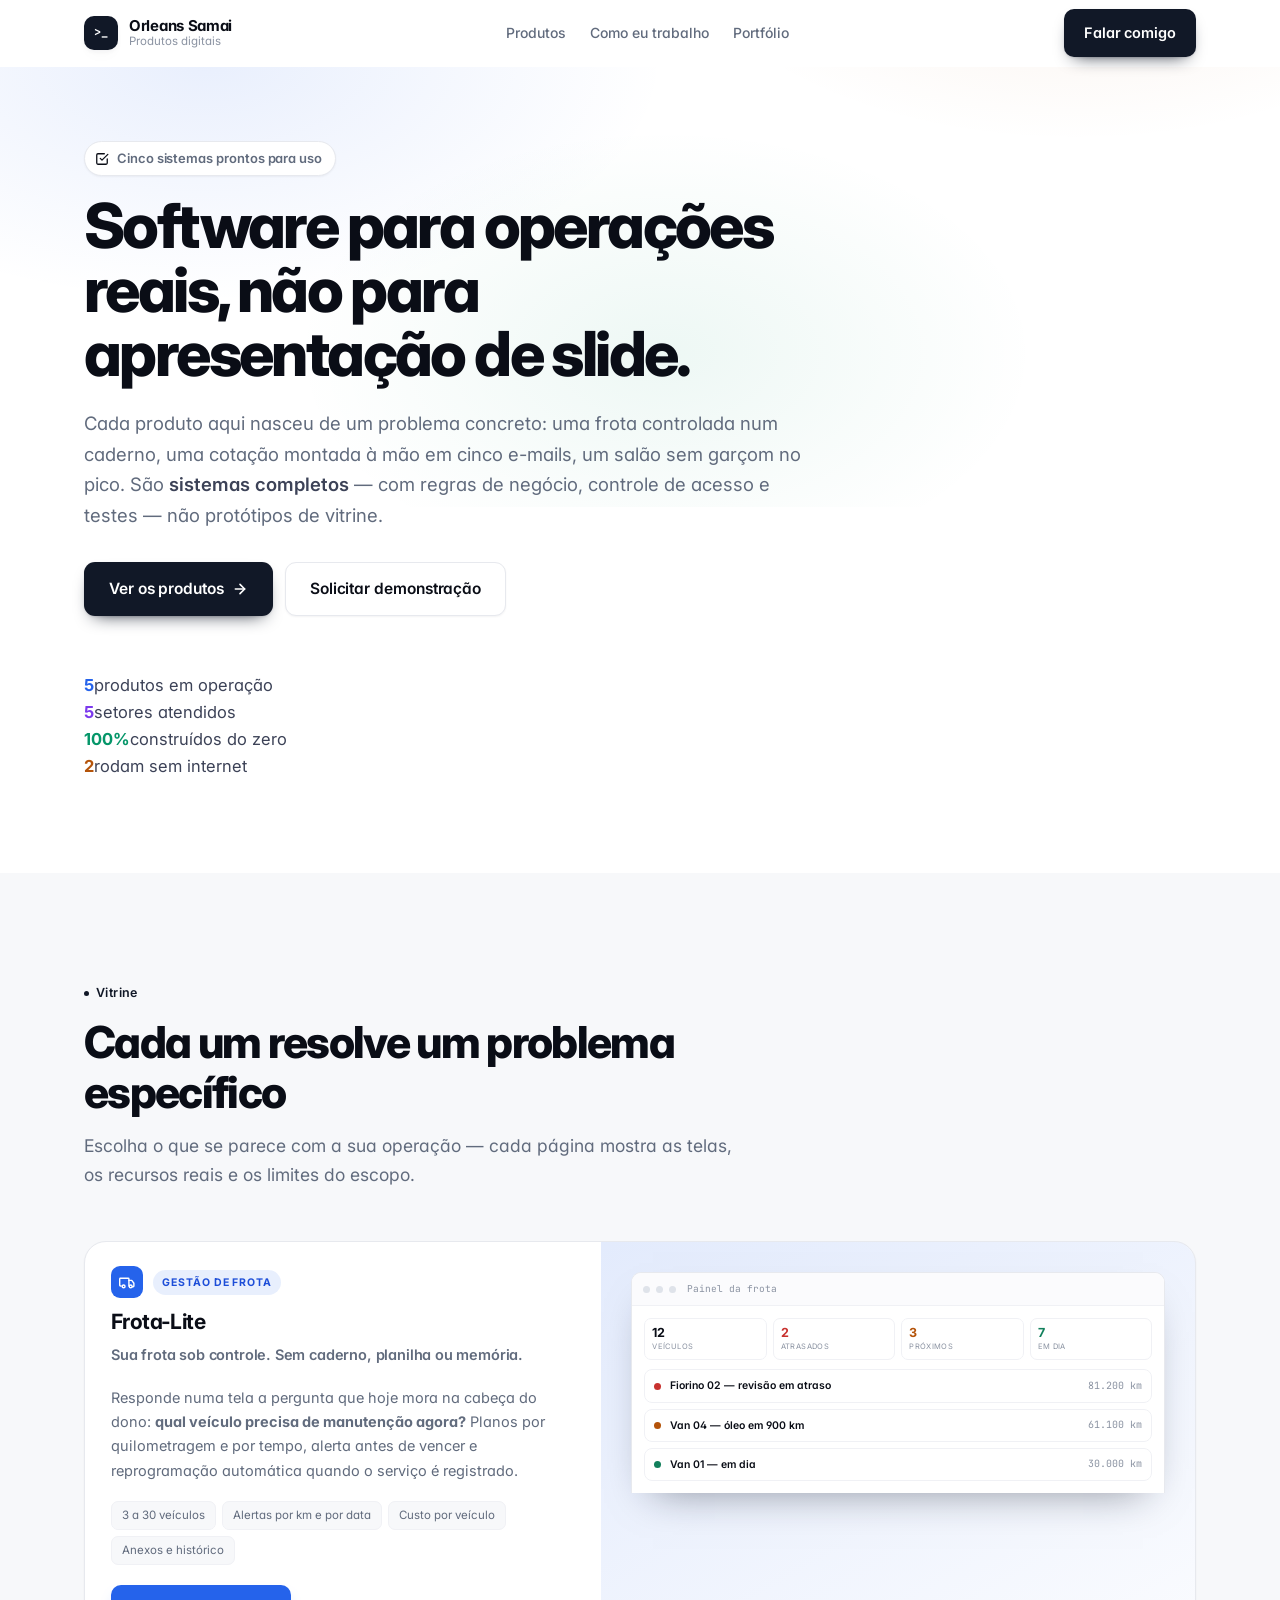
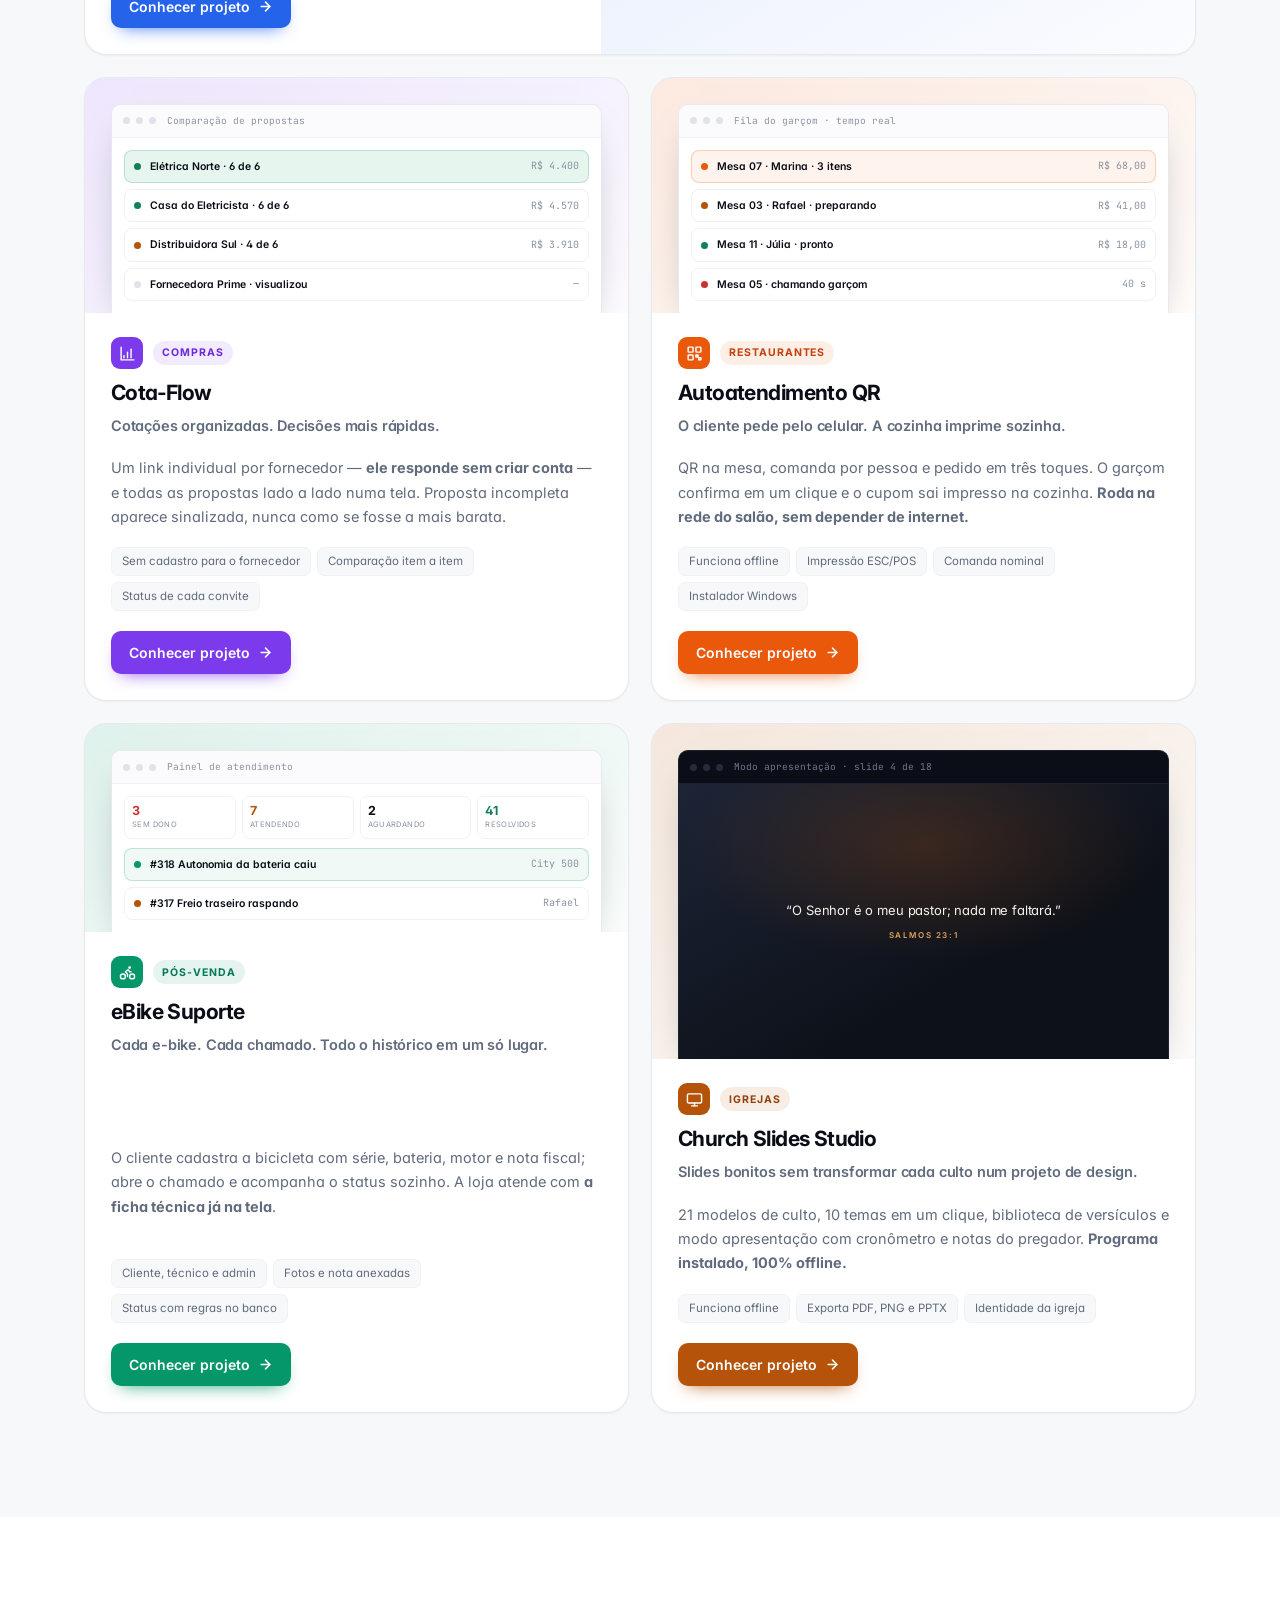
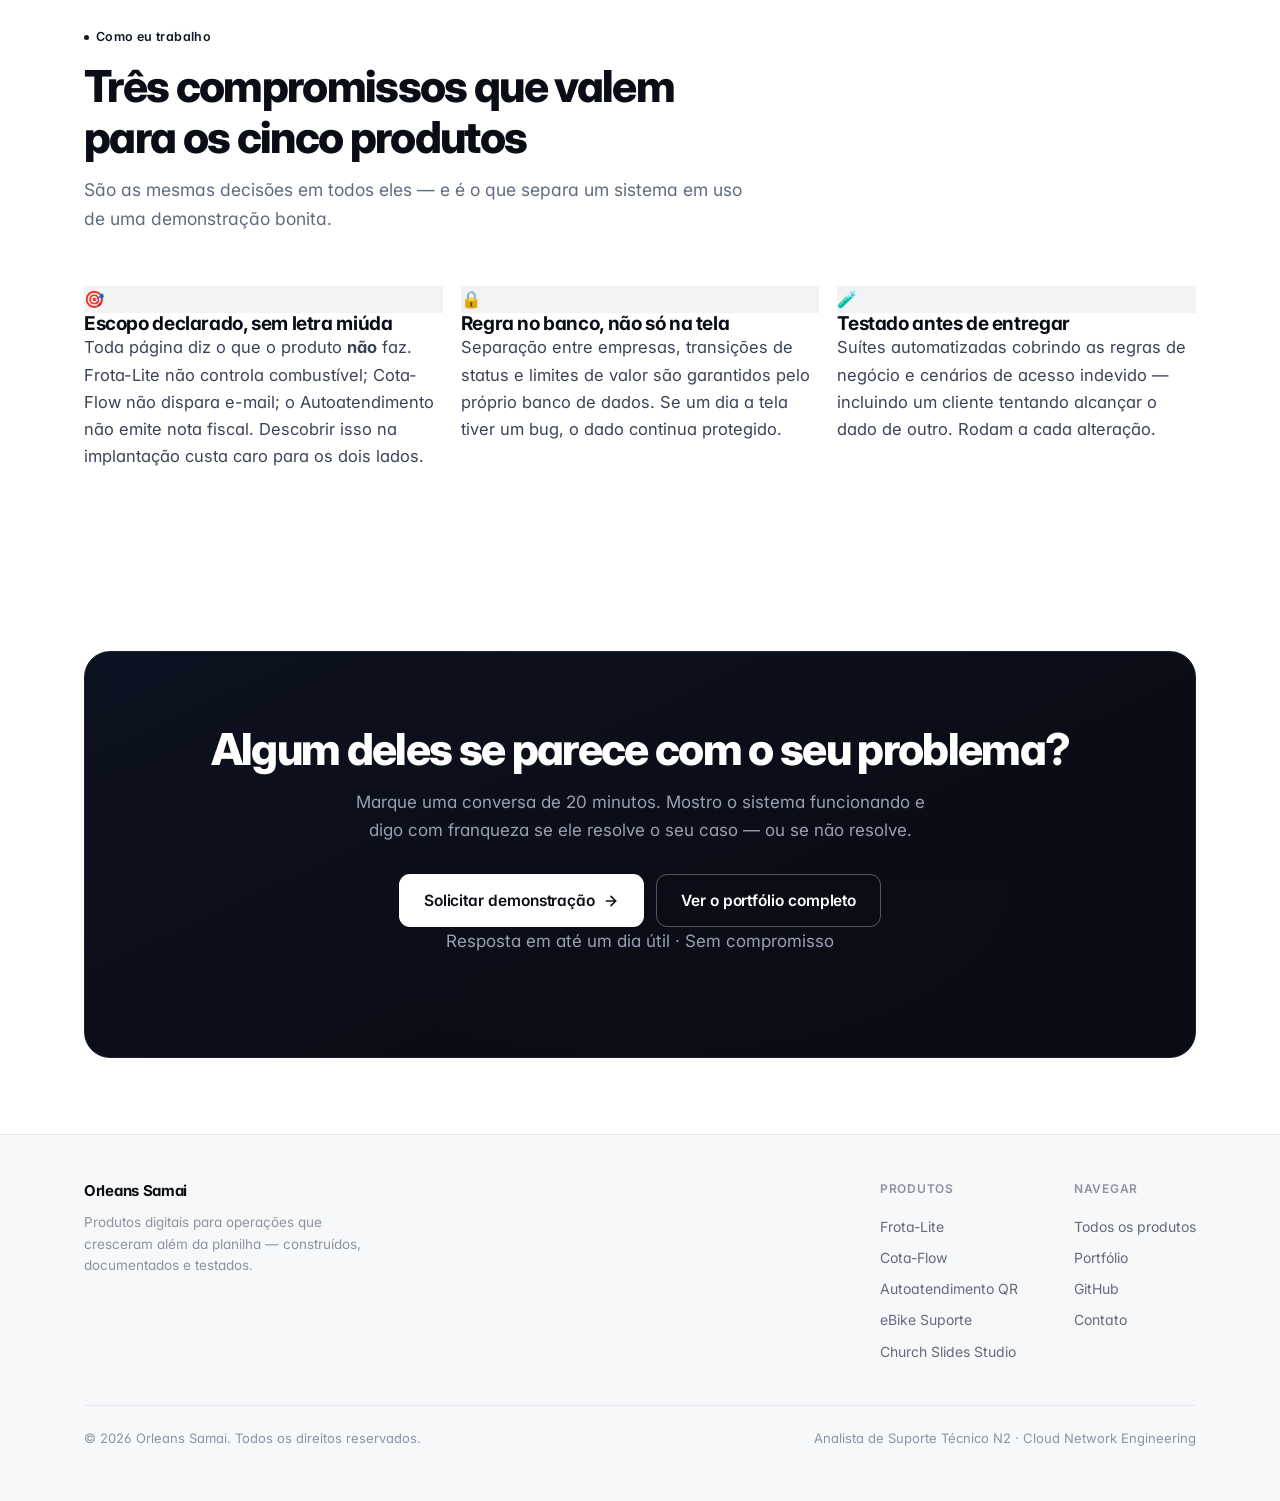
<file: projetos/index.html>
<!doctype html>
<html lang="pt-BR">
<head>
<meta charset="utf-8">
<meta name="viewport" content="width=device-width, initial-scale=1">
<title>Produtos | Orleans Samai — software para operações reais</title>
<meta name="description" content="Cinco produtos digitais prontos para uso: controle de manutenção de frota, cotações de compra, autoatendimento por QR code em restaurantes, pós-venda de bicicletas elétricas e apresentações para igrejas.">
<link rel="canonical" href="https://orleanss777-sys.github.io/projetos/">
<meta name="theme-color" content="#111827">
<link rel="icon" href="data:image/svg+xml,<svg xmlns='http://www.w3.org/2000/svg' viewBox='0 0 100 100'><rect width='100' height='100' rx='24' fill='%23111827'/><text y='68' x='50' font-size='50' text-anchor='middle' fill='%23e0864f' font-family='monospace' font-weight='bold'>OS</text></svg>">

<meta property="og:type" content="website">
<meta property="og:site_name" content="Orleans Samai · Produtos">
<meta property="og:locale" content="pt_BR">
<meta property="og:title" content="Produtos | Orleans Samai — software para operações reais">
<meta property="og:description" content="Cinco sistemas completos, cada um resolvendo um problema específico de operação: frota, compras, restaurante, pós-venda e igreja.">
<meta property="og:url" content="https://orleanss777-sys.github.io/projetos/">
<meta name="twitter:card" content="summary">

<link rel="preconnect" href="https://fonts.googleapis.com">
<link rel="preconnect" href="https://fonts.gstatic.com" crossorigin>
<link href="https://fonts.googleapis.com/css2?family=Inter:wght@400;500;600;700;800&amp;family=JetBrains+Mono:wght@400;500&amp;display=swap" rel="stylesheet">
<link rel="stylesheet" href="../assets/css/produtos.css">
<script>document.documentElement.classList.add('js')</script>
<style>
  :root{
    --accent:#111827;
    --accent-ink:#111827;
    --accent-soft:rgba(17,24,39,.06);
    --accent-line:rgba(17,24,39,.14);
  }
  .hero::before{
    background:
      radial-gradient(720px 380px at 16% 30%, rgba(37,99,235,.10), transparent 64%),
      radial-gradient(660px 360px at 84% 8%, rgba(180,83,9,.09), transparent 62%),
      radial-gradient(560px 340px at 52% 76%, rgba(5,150,105,.07), transparent 66%);
  }
  .vt-hero{max-width:760px}
  .vt-hero h1{margin:18px 0 22px}

  /* ---------- grade de produtos ---------- */
  .vt-grid{display:grid;grid-template-columns:repeat(2,1fr);gap:22px}
  @media(max-width:900px){.vt-grid{grid-template-columns:1fr}}
  .vt-card{
    display:flex;flex-direction:column;border:1px solid var(--line);border-radius:var(--radius-lg);
    background:#fff;overflow:hidden;box-shadow:var(--sh-1);
    transition:transform .24s var(--ease),box-shadow .24s var(--ease),border-color .24s;
  }
  .vt-card:hover{transform:translateY(-5px);box-shadow:var(--sh-3);border-color:#dcdfe6}
  .vt-card.wide{grid-column:1 / -1}
  @media(max-width:900px){.vt-card.wide{grid-column:auto}}

  .vt-vis{position:relative;padding:26px 26px 0;overflow:hidden;min-height:200px}
  .vt-vis::before{content:"";position:absolute;inset:0;background:var(--pv-bg)}
  .vt-inner{position:relative;z-index:1}
  .vt-card.wide .vt-body{display:grid;grid-template-columns:minmax(0,1fr) minmax(0,1.15fr);gap:0}
  .vt-card.wide .vt-vis{min-height:250px;padding:30px 30px 0}
  @media(max-width:900px){.vt-card.wide .vt-body{grid-template-columns:1fr}}

  .vt-in{padding:24px 26px 26px;display:flex;flex-direction:column;flex:1}
  .vt-top{display:flex;align-items:center;gap:10px;margin-bottom:12px;flex-wrap:wrap}
  .vt-mark{width:32px;height:32px;border-radius:9px;display:grid;place-items:center;color:#fff;flex:none}
  .vt-mark svg{width:17px;height:17px}
  .vt-cat{
    font-size:10.5px;font-weight:700;letter-spacing:.09em;text-transform:uppercase;
    padding:3.5px 9px;border-radius:999px;
  }
  .vt-in h3{font-size:21px;letter-spacing:-.028em;margin-bottom:9px}
  .vt-tag{font-size:14px;color:var(--ink-2);font-weight:600;margin-bottom:9px;letter-spacing:-.012em}
  .vt-in p{font-size:14.5px;color:var(--ink-3);line-height:1.68;flex:1;margin-bottom:18px}
  .vt-meta{display:flex;flex-wrap:wrap;gap:6px;margin-bottom:20px}
  .vt-meta span{font-size:11.5px;padding:4px 10px;border-radius:7px;background:var(--bg-soft);color:var(--ink-3);border:1px solid var(--line-soft)}
  .vt-btn{
    display:inline-flex;align-items:center;justify-content:center;gap:8px;align-self:flex-start;
    font-size:14px;font-weight:600;padding:10px 18px;border-radius:10px;color:#fff;
    transition:transform .18s var(--ease),box-shadow .18s var(--ease),filter .18s;
  }
  .vt-btn svg{width:15px;height:15px;transition:transform .2s var(--ease)}
  .vt-card:hover .vt-btn{transform:translateY(-1.5px)}
  .vt-card:hover .vt-btn svg{transform:translateX(3px)}

  /* mini-interfaces dos cards */
  .pv{border-radius:10px 10px 0 0;border:1px solid var(--line);border-bottom:0;background:#fff;
    box-shadow:0 -1px 0 rgba(255,255,255,.6) inset, 0 18px 40px -22px rgba(16,24,40,.5);overflow:hidden}
  .pv-bar{display:flex;align-items:center;gap:6px;padding:8px 11px;background:#fbfbfd;border-bottom:1px solid var(--line-soft)}
  .pv-bar i{width:7px;height:7px;border-radius:50%;display:block;background:#dfe3ea;flex:none}
  .pv-bar span{font-size:9.5px;color:var(--ink-4);margin-left:5px;font-family:"JetBrains Mono",monospace;
    white-space:nowrap;overflow:hidden;text-overflow:ellipsis}
  .pv-body{padding:12px}
  .pv-row{display:flex;align-items:center;gap:9px;padding:7px 9px;border:1px solid var(--line-soft);
    border-radius:8px;margin-bottom:6px;background:#fff}
  .pv-row:last-child{margin-bottom:0}
  .pv-row .d{width:7px;height:7px;border-radius:50%;flex:none}
  .pv-row .t{flex:1;min-width:0;font-size:10.5px;color:var(--ink);font-weight:600;
    white-space:nowrap;overflow:hidden;text-overflow:ellipsis}
  .pv-row .v{font-size:10px;color:var(--ink-4);font-family:"JetBrains Mono",monospace;flex:none}
  .pv-k{display:grid;grid-template-columns:repeat(4,1fr);gap:6px;margin-bottom:9px}
  .pv-k div{border:1px solid var(--line-soft);border-radius:7px;padding:6px 7px;text-align:left}
  .pv-k b{display:block;font-size:12.5px;font-weight:700;color:var(--ink);letter-spacing:-.02em;line-height:1.2}
  .pv-k span{display:block;font-size:7.5px;color:var(--ink-4);letter-spacing:.05em;margin-top:1px}

  /* faixa de método */
  .vt-how{display:grid;grid-template-columns:repeat(3,1fr);gap:18px}
  @media(max-width:820px){.vt-how{grid-template-columns:1fr}}
</style>
</head>
<body>

<header class="pnav">
  <div class="wrap pnav-in">
    <a class="pbrand" href="../">
      <span class="pmark mono" style="font-size:12px;font-weight:700">&gt;_</span>
      <span class="pbrand-txt"><b>Orleans Samai</b><small>Produtos digitais</small></span>
    </a>
    <nav class="pnav-links">
      <a href="#produtos">Produtos</a>
      <a href="#metodo">Como eu trabalho</a>
      <a href="../">Portfólio</a>
    </nav>
    <div class="pnav-right">
      <a class="btn btn-p" href="mailto:orleanssamai128@gmail.com?subject=Quero%20conhecer%20as%20solu%C3%A7%C3%B5es&amp;body=Ol%C3%A1%2C%20Orleans.%20Vi%20sua%20vitrine%20de%20produtos%20e%20gostaria%20de%20conversar.%0A%0AEmpresa%3A%0AProduto%20de%20interesse%3A%0AMelhor%20hor%C3%A1rio%20para%20contato%3A">Falar comigo</a>
    </div>
  </div>
</header>

<main>

<!-- ════════════════ HERO ════════════════ -->
<section class="hero">
  <div class="wrap">
    <div class="vt-hero">
      <span class="pill rv" style="border-color:var(--line);background:#fff;color:var(--ink-3);box-shadow:var(--sh-1)">
        <svg viewBox="0 0 24 24" fill="none" stroke="currentColor" stroke-width="2.2" stroke-linecap="round" stroke-linejoin="round" style="color:var(--ink)"><path d="m9 11 3 3L22 4"/><path d="M21 12v7a2 2 0 0 1-2 2H5a2 2 0 0 1-2-2V5a2 2 0 0 1 2-2h11"/></svg>
        Cinco sistemas prontos para uso
      </span>
      <h1 class="rv">Software para operações reais, não para apresentação de slide.</h1>
      <p class="sub rv" style="max-width:60ch">
        Cada produto aqui nasceu de um problema concreto: uma frota controlada num caderno, uma cotação
        montada à mão em cinco e-mails, um salão sem garçom no pico. São <strong>sistemas completos</strong> —
        com regras de negócio, controle de acesso e testes — não protótipos de vitrine.
      </p>
      <div class="btn-row rv">
        <a class="btn btn-p btn-lg" href="#produtos">
          Ver os produtos
          <svg viewBox="0 0 24 24" fill="none" stroke="currentColor" stroke-width="2.4" stroke-linecap="round" stroke-linejoin="round"><path d="M5 12h14"/><path d="m12 5 7 7-7 7"/></svg>
        </a>
        <a class="btn btn-s btn-lg" href="mailto:orleanssamai128@gmail.com?subject=Quero%20conhecer%20as%20solu%C3%A7%C3%B5es">Solicitar demonstração</a>
      </div>
    </div>

    <div class="stats" style="margin-top:56px">
      <div class="stat rv" style="background:#fff;border-color:var(--line)"><b style="color:#2563eb">5</b><span>produtos em operação</span></div>
      <div class="stat rv" style="background:#fff;border-color:var(--line)"><b style="color:#7c3aed">5</b><span>setores atendidos</span></div>
      <div class="stat rv" style="background:#fff;border-color:var(--line)"><b style="color:#059669">100%</b><span>construídos do zero</span></div>
      <div class="stat rv" style="background:#fff;border-color:var(--line)"><b style="color:#b45309">2</b><span>rodam sem internet</span></div>
    </div>
  </div>
</section>

<!-- ════════════════ PRODUTOS ════════════════ -->
<section class="sec sec-soft" id="produtos">
  <div class="wrap">
    <div class="sec-head rv">
      <span class="eyebrow"><i></i> Vitrine</span>
      <h2>Cada um resolve um problema específico</h2>
      <p>Escolha o que se parece com a sua operação — cada página mostra as telas, os recursos reais e os limites do escopo.</p>
    </div>

    <div class="vt-grid">

      <!-- FROTA-LITE (destaque) -->
      <article class="vt-card wide rv" style="--pv-bg:linear-gradient(150deg,rgba(37,99,235,.13),rgba(37,99,235,.02))">
        <div class="vt-body">
          <div class="vt-in">
            <div class="vt-top">
              <span class="vt-mark" style="background:#2563eb"><svg viewBox="0 0 24 24" fill="none" stroke="currentColor" stroke-width="2" stroke-linecap="round" stroke-linejoin="round"><path d="M14 17V7a1 1 0 0 0-1-1H2a1 1 0 0 0-1 1v9a1 1 0 0 0 1 1h1"/><path d="M14 9h4l3 4v4a1 1 0 0 1-1 1h-1"/><circle cx="6.5" cy="17.5" r="2"/><circle cx="16.5" cy="17.5" r="2"/></svg></span>
              <span class="vt-cat" style="background:rgba(37,99,235,.10);color:#1d4ed8">Gestão de frota</span>
            </div>
            <h3>Frota-Lite</h3>
            <p class="vt-tag">Sua frota sob controle. Sem caderno, planilha ou memória.</p>
            <p>Responde numa tela a pergunta que hoje mora na cabeça do dono: <b>qual veículo precisa de manutenção agora?</b> Planos por quilometragem e por tempo, alerta antes de vencer e reprogramação automática quando o serviço é registrado.</p>
            <div class="vt-meta">
              <span>3 a 30 veículos</span><span>Alertas por km e por data</span><span>Custo por veículo</span><span>Anexos e histórico</span>
            </div>
            <a class="vt-btn" href="frota-lite/" style="background:#2563eb;box-shadow:0 8px 18px -10px #2563eb">
              Conhecer projeto
              <svg viewBox="0 0 24 24" fill="none" stroke="currentColor" stroke-width="2.4" stroke-linecap="round" stroke-linejoin="round"><path d="M5 12h14"/><path d="m12 5 7 7-7 7"/></svg>
            </a>
          </div>
          <div class="vt-vis">
            <div class="vt-inner pv">
              <div class="pv-bar"><i></i><i></i><i></i><span>Painel da frota</span></div>
              <div class="pv-body">
                <div class="pv-k">
                  <div><b>12</b><span>VEÍCULOS</span></div>
                  <div><b style="color:#c8322f">2</b><span>ATRASADOS</span></div>
                  <div><b style="color:#b45309">3</b><span>PRÓXIMOS</span></div>
                  <div><b style="color:#12805c">7</b><span>EM DIA</span></div>
                </div>
                <div class="pv-row"><span class="d" style="background:#c8322f"></span><span class="t">Fiorino 02 — revisão em atraso</span><span class="v">81.200 km</span></div>
                <div class="pv-row"><span class="d" style="background:#b45309"></span><span class="t">Van 04 — óleo em 900 km</span><span class="v">61.100 km</span></div>
                <div class="pv-row"><span class="d" style="background:#12805c"></span><span class="t">Van 01 — em dia</span><span class="v">30.000 km</span></div>
              </div>
            </div>
          </div>
        </div>
      </article>

      <!-- COTA-FLOW -->
      <article class="vt-card rv" style="--pv-bg:linear-gradient(150deg,rgba(124,58,237,.13),rgba(124,58,237,.02))">
        <div class="vt-vis">
          <div class="vt-inner pv">
            <div class="pv-bar"><i></i><i></i><i></i><span>Comparação de propostas</span></div>
            <div class="pv-body">
              <div class="pv-row" style="background:#e7f5ef;border-color:rgba(18,128,92,.2)"><span class="d" style="background:#12805c"></span><span class="t">Elétrica Norte · 6 de 6</span><span class="v">R$ 4.400</span></div>
              <div class="pv-row"><span class="d" style="background:#12805c"></span><span class="t">Casa do Eletricista · 6 de 6</span><span class="v">R$ 4.570</span></div>
              <div class="pv-row"><span class="d" style="background:#b45309"></span><span class="t">Distribuidora Sul · 4 de 6</span><span class="v">R$ 3.910</span></div>
              <div class="pv-row"><span class="d" style="background:#dfe3ea"></span><span class="t">Fornecedora Prime · visualizou</span><span class="v">—</span></div>
            </div>
          </div>
        </div>
        <div class="vt-in">
          <div class="vt-top">
            <span class="vt-mark" style="background:#7c3aed"><svg viewBox="0 0 24 24" fill="none" stroke="currentColor" stroke-width="2" stroke-linecap="round" stroke-linejoin="round"><path d="M3 3v18h18"/><path d="M7 15v3"/><path d="M12 10v8"/><path d="M17 6v12"/></svg></span>
            <span class="vt-cat" style="background:rgba(124,58,237,.10);color:#6d28d9">Compras</span>
          </div>
          <h3>Cota-Flow</h3>
          <p class="vt-tag">Cotações organizadas. Decisões mais rápidas.</p>
          <p>Um link individual por fornecedor — <b>ele responde sem criar conta</b> — e todas as propostas lado a lado numa tela. Proposta incompleta aparece sinalizada, nunca como se fosse a mais barata.</p>
          <div class="vt-meta">
            <span>Sem cadastro para o fornecedor</span><span>Comparação item a item</span><span>Status de cada convite</span>
          </div>
          <a class="vt-btn" href="cota-flow/" style="background:#7c3aed;box-shadow:0 8px 18px -10px #7c3aed">
            Conhecer projeto
            <svg viewBox="0 0 24 24" fill="none" stroke="currentColor" stroke-width="2.4" stroke-linecap="round" stroke-linejoin="round"><path d="M5 12h14"/><path d="m12 5 7 7-7 7"/></svg>
          </a>
        </div>
      </article>

      <!-- AUTOATENDIMENTO -->
      <article class="vt-card rv" style="--pv-bg:linear-gradient(150deg,rgba(234,88,12,.13),rgba(234,88,12,.02))">
        <div class="vt-vis">
          <div class="vt-inner pv">
            <div class="pv-bar"><i></i><i></i><i></i><span>Fila do garçom · tempo real</span></div>
            <div class="pv-body">
              <div class="pv-row" style="background:rgba(234,88,12,.07);border-color:rgba(234,88,12,.24)"><span class="d" style="background:#ea580c"></span><span class="t">Mesa 07 · Marina · 3 itens</span><span class="v">R$ 68,00</span></div>
              <div class="pv-row"><span class="d" style="background:#b45309"></span><span class="t">Mesa 03 · Rafael · preparando</span><span class="v">R$ 41,00</span></div>
              <div class="pv-row"><span class="d" style="background:#12805c"></span><span class="t">Mesa 11 · Júlia · pronto</span><span class="v">R$ 18,00</span></div>
              <div class="pv-row"><span class="d" style="background:#c8322f"></span><span class="t">Mesa 05 · chamando garçom</span><span class="v">40 s</span></div>
            </div>
          </div>
        </div>
        <div class="vt-in">
          <div class="vt-top">
            <span class="vt-mark" style="background:#ea580c"><svg viewBox="0 0 24 24" fill="none" stroke="currentColor" stroke-width="2" stroke-linecap="round" stroke-linejoin="round"><rect x="3" y="3" width="7" height="7" rx="1"/><rect x="14" y="3" width="7" height="7" rx="1"/><rect x="3" y="14" width="7" height="7" rx="1"/><path d="M14 14h3v3h-3zM18 18h3v3h-3z"/></svg></span>
            <span class="vt-cat" style="background:rgba(234,88,12,.10);color:#c2410c">Restaurantes</span>
          </div>
          <h3>Autoatendimento QR</h3>
          <p class="vt-tag">O cliente pede pelo celular. A cozinha imprime sozinha.</p>
          <p>QR na mesa, comanda por pessoa e pedido em três toques. O garçom confirma em um clique e o cupom sai impresso na cozinha. <b>Roda na rede do salão, sem depender de internet.</b></p>
          <div class="vt-meta">
            <span>Funciona offline</span><span>Impressão ESC/POS</span><span>Comanda nominal</span><span>Instalador Windows</span>
          </div>
          <a class="vt-btn" href="autoatendimento/" style="background:#ea580c;box-shadow:0 8px 18px -10px #ea580c">
            Conhecer projeto
            <svg viewBox="0 0 24 24" fill="none" stroke="currentColor" stroke-width="2.4" stroke-linecap="round" stroke-linejoin="round"><path d="M5 12h14"/><path d="m12 5 7 7-7 7"/></svg>
          </a>
        </div>
      </article>

      <!-- EBIKE -->
      <article class="vt-card rv" style="--pv-bg:linear-gradient(150deg,rgba(5,150,105,.13),rgba(5,150,105,.02))">
        <div class="vt-vis">
          <div class="vt-inner pv">
            <div class="pv-bar"><i></i><i></i><i></i><span>Painel de atendimento</span></div>
            <div class="pv-body">
              <div class="pv-k">
                <div><b style="color:#c8322f">3</b><span>SEM DONO</span></div>
                <div><b style="color:#b45309">7</b><span>ATENDENDO</span></div>
                <div><b>2</b><span>AGUARDANDO</span></div>
                <div><b style="color:#12805c">41</b><span>RESOLVIDOS</span></div>
              </div>
              <div class="pv-row" style="background:rgba(5,150,105,.06);border-color:rgba(5,150,105,.22)"><span class="d" style="background:#059669"></span><span class="t">#318 Autonomia da bateria caiu</span><span class="v">City 500</span></div>
              <div class="pv-row"><span class="d" style="background:#b45309"></span><span class="t">#317 Freio traseiro raspando</span><span class="v">Rafael</span></div>
            </div>
          </div>
        </div>
        <div class="vt-in">
          <div class="vt-top">
            <span class="vt-mark" style="background:#059669"><svg viewBox="0 0 24 24" fill="none" stroke="currentColor" stroke-width="2" stroke-linecap="round" stroke-linejoin="round"><circle cx="5.5" cy="17.5" r="3.5"/><circle cx="18.5" cy="17.5" r="3.5"/><path d="M15 6a1 1 0 1 0 0-2 1 1 0 0 0 0 2Z"/><path d="M12 17.5V14l-3-3 4-3 2 3h2"/></svg></span>
            <span class="vt-cat" style="background:rgba(5,150,105,.10);color:#047857">Pós-venda</span>
          </div>
          <h3>eBike Suporte</h3>
          <p class="vt-tag">Cada e-bike. Cada chamado. Todo o histórico em um só lugar.</p>
          <p>O cliente cadastra a bicicleta com série, bateria, motor e nota fiscal; abre o chamado e acompanha o status sozinho. A loja atende com <b>a ficha técnica já na tela</b>.</p>
          <div class="vt-meta">
            <span>Cliente, técnico e admin</span><span>Fotos e nota anexadas</span><span>Status com regras no banco</span>
          </div>
          <a class="vt-btn" href="ebike-support/" style="background:#059669;box-shadow:0 8px 18px -10px #059669">
            Conhecer projeto
            <svg viewBox="0 0 24 24" fill="none" stroke="currentColor" stroke-width="2.4" stroke-linecap="round" stroke-linejoin="round"><path d="M5 12h14"/><path d="m12 5 7 7-7 7"/></svg>
          </a>
        </div>
      </article>

      <!-- CHURCH SLIDES -->
      <article class="vt-card rv" style="--pv-bg:linear-gradient(150deg,rgba(180,83,9,.14),rgba(180,83,9,.02))">
        <div class="vt-vis">
          <div class="vt-inner pv" style="border-color:#1d2230;background:#0d1119">
            <div class="pv-bar" style="background:#0b0e16;border-color:#1b2130"><i style="background:#242b3a"></i><i style="background:#242b3a"></i><i style="background:#242b3a"></i><span style="color:#6f7789">Modo apresentação · slide 4 de 18</span></div>
            <div class="pv-body" style="padding:0">
              <div style="aspect-ratio:16/9;display:grid;place-items:center;text-align:center;padding:7%;
                          background:linear-gradient(150deg,#1c2436,#0d1119 65%);position:relative">
                <div style="position:absolute;inset:0;background:radial-gradient(70% 60% at 50% 22%,rgba(180,83,9,.24),transparent 70%)"></div>
                <div style="position:relative;z-index:1">
                  <div style="color:#f4f1ea;font-size:13px;line-height:1.42;letter-spacing:-.012em">“O Senhor é o meu pastor; nada me faltará.”</div>
                  <div style="color:#e0a458;font-size:8px;letter-spacing:.2em;text-transform:uppercase;font-weight:600;margin-top:9px">Salmos 23:1</div>
                </div>
              </div>
            </div>
          </div>
        </div>
        <div class="vt-in">
          <div class="vt-top">
            <span class="vt-mark" style="background:#b45309"><svg viewBox="0 0 24 24" fill="none" stroke="currentColor" stroke-width="2" stroke-linecap="round" stroke-linejoin="round"><rect x="2" y="4" width="20" height="13" rx="2"/><path d="M12 17v4"/><path d="M8 21h8"/></svg></span>
            <span class="vt-cat" style="background:rgba(180,83,9,.10);color:#92400e">Igrejas</span>
          </div>
          <h3>Church Slides Studio</h3>
          <p class="vt-tag">Slides bonitos sem transformar cada culto num projeto de design.</p>
          <p>21 modelos de culto, 10 temas em um clique, biblioteca de versículos e modo apresentação com cronômetro e notas do pregador. <b>Programa instalado, 100% offline.</b></p>
          <div class="vt-meta">
            <span>Funciona offline</span><span>Exporta PDF, PNG e PPTX</span><span>Identidade da igreja</span>
          </div>
          <a class="vt-btn" href="church-slides/" style="background:#b45309;box-shadow:0 8px 18px -10px #b45309">
            Conhecer projeto
            <svg viewBox="0 0 24 24" fill="none" stroke="currentColor" stroke-width="2.4" stroke-linecap="round" stroke-linejoin="round"><path d="M5 12h14"/><path d="m12 5 7 7-7 7"/></svg>
          </a>
        </div>
      </article>

    </div>
  </div>
</section>

<!-- ════════════════ MÉTODO ════════════════ -->
<section class="sec" id="metodo">
  <div class="wrap">
    <div class="sec-head rv">
      <span class="eyebrow"><i></i> Como eu trabalho</span>
      <h2>Três compromissos que valem para os cinco produtos</h2>
      <p>São as mesmas decisões em todos eles — e é o que separa um sistema em uso de uma demonstração bonita.</p>
    </div>

    <div class="vt-how">
      <div class="card rv">
        <div class="ic" style="background:rgba(17,24,39,.05);border-color:var(--line)">🎯</div>
        <h3>Escopo declarado, sem letra miúda</h3>
        <p>Toda página diz o que o produto <b>não</b> faz. Frota-Lite não controla combustível; Cota-Flow não dispara e-mail; o Autoatendimento não emite nota fiscal. Descobrir isso na implantação custa caro para os dois lados.</p>
      </div>
      <div class="card rv">
        <div class="ic" style="background:rgba(17,24,39,.05);border-color:var(--line)">🔒</div>
        <h3>Regra no banco, não só na tela</h3>
        <p>Separação entre empresas, transições de status e limites de valor são garantidos pelo próprio banco de dados. Se um dia a tela tiver um bug, o dado continua protegido.</p>
      </div>
      <div class="card rv">
        <div class="ic" style="background:rgba(17,24,39,.05);border-color:var(--line)">🧪</div>
        <h3>Testado antes de entregar</h3>
        <p>Suítes automatizadas cobrindo as regras de negócio e cenários de acesso indevido — incluindo um cliente tentando alcançar o dado de outro. Rodam a cada alteração.</p>
      </div>
    </div>
  </div>
</section>

<!-- ════════════════ CTA ════════════════ -->
<section class="sec sec-sm">
  <div class="wrap">
    <div class="cta rv">
      <h2>Algum deles se parece com o seu problema?</h2>
      <p>Marque uma conversa de 20 minutos. Mostro o sistema funcionando e digo com franqueza se ele resolve o seu caso — ou se não resolve.</p>
      <div class="btn-row">
        <a class="btn btn-w btn-lg" href="mailto:orleanssamai128@gmail.com?subject=Quero%20conhecer%20as%20solu%C3%A7%C3%B5es&amp;body=Ol%C3%A1%2C%20Orleans.%20Vi%20sua%20vitrine%20de%20produtos%20e%20gostaria%20de%20conversar.%0A%0AEmpresa%3A%0AProduto%20de%20interesse%3A%0AMelhor%20hor%C3%A1rio%20para%20contato%3A">
          Solicitar demonstração
          <svg viewBox="0 0 24 24" fill="none" stroke="currentColor" stroke-width="2.4" stroke-linecap="round" stroke-linejoin="round"><path d="M5 12h14"/><path d="m12 5 7 7-7 7"/></svg>
        </a>
        <a class="btn btn-o btn-lg" href="../">Ver o portfólio completo</a>
      </div>
      <p class="cta-fine">Resposta em até um dia útil · Sem compromisso</p>
    </div>
  </div>
</section>

</main>

<footer class="pfoot">
  <div class="wrap">
    <div class="pfoot-in">
      <div class="pfoot-brand">
        <b>Orleans Samai</b>
        <p>Produtos digitais para operações que cresceram além da planilha — construídos, documentados e testados.</p>
      </div>
      <div class="pfoot-cols">
        <div class="pfoot-col">
          <b>Produtos</b>
          <a href="frota-lite/">Frota-Lite</a>
          <a href="cota-flow/">Cota-Flow</a>
          <a href="autoatendimento/">Autoatendimento QR</a>
          <a href="ebike-support/">eBike Suporte</a>
          <a href="church-slides/">Church Slides Studio</a>
        </div>
        <div class="pfoot-col">
          <b>Navegar</b>
          <a href="./">Todos os produtos</a>
          <a href="../">Portfólio</a>
          <a href="https://github.com/orleanss777-sys" target="_blank" rel="noopener">GitHub</a>
          <a href="mailto:orleanssamai128@gmail.com">Contato</a>
        </div>
      </div>
    </div>
    <div class="pfoot-bot">
      <span>© <span data-year>2026</span> Orleans Samai. Todos os direitos reservados.</span>
      <span>Analista de Suporte Técnico N2 · Cloud Network Engineering</span>
    </div>
  </div>
</footer>

<script src="../assets/js/produtos.js" defer></script>
</body>
</html>
</file>
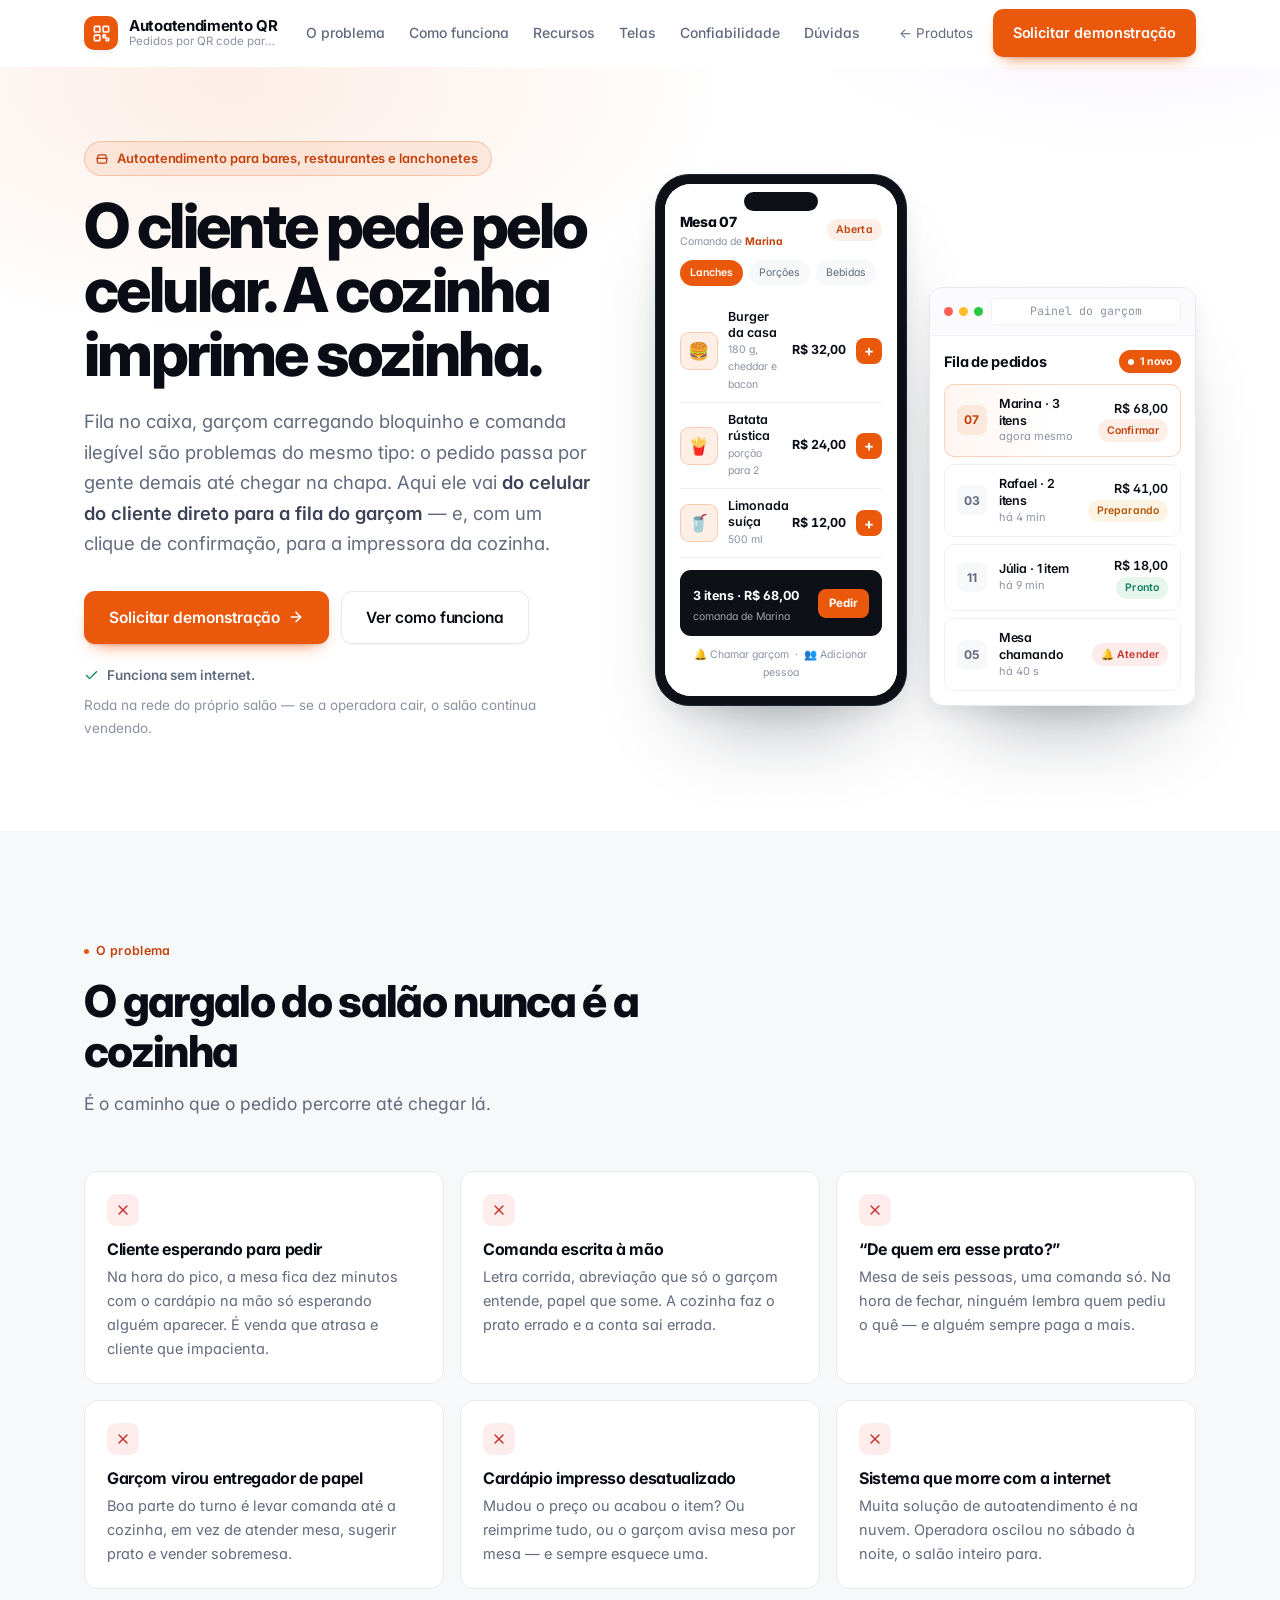
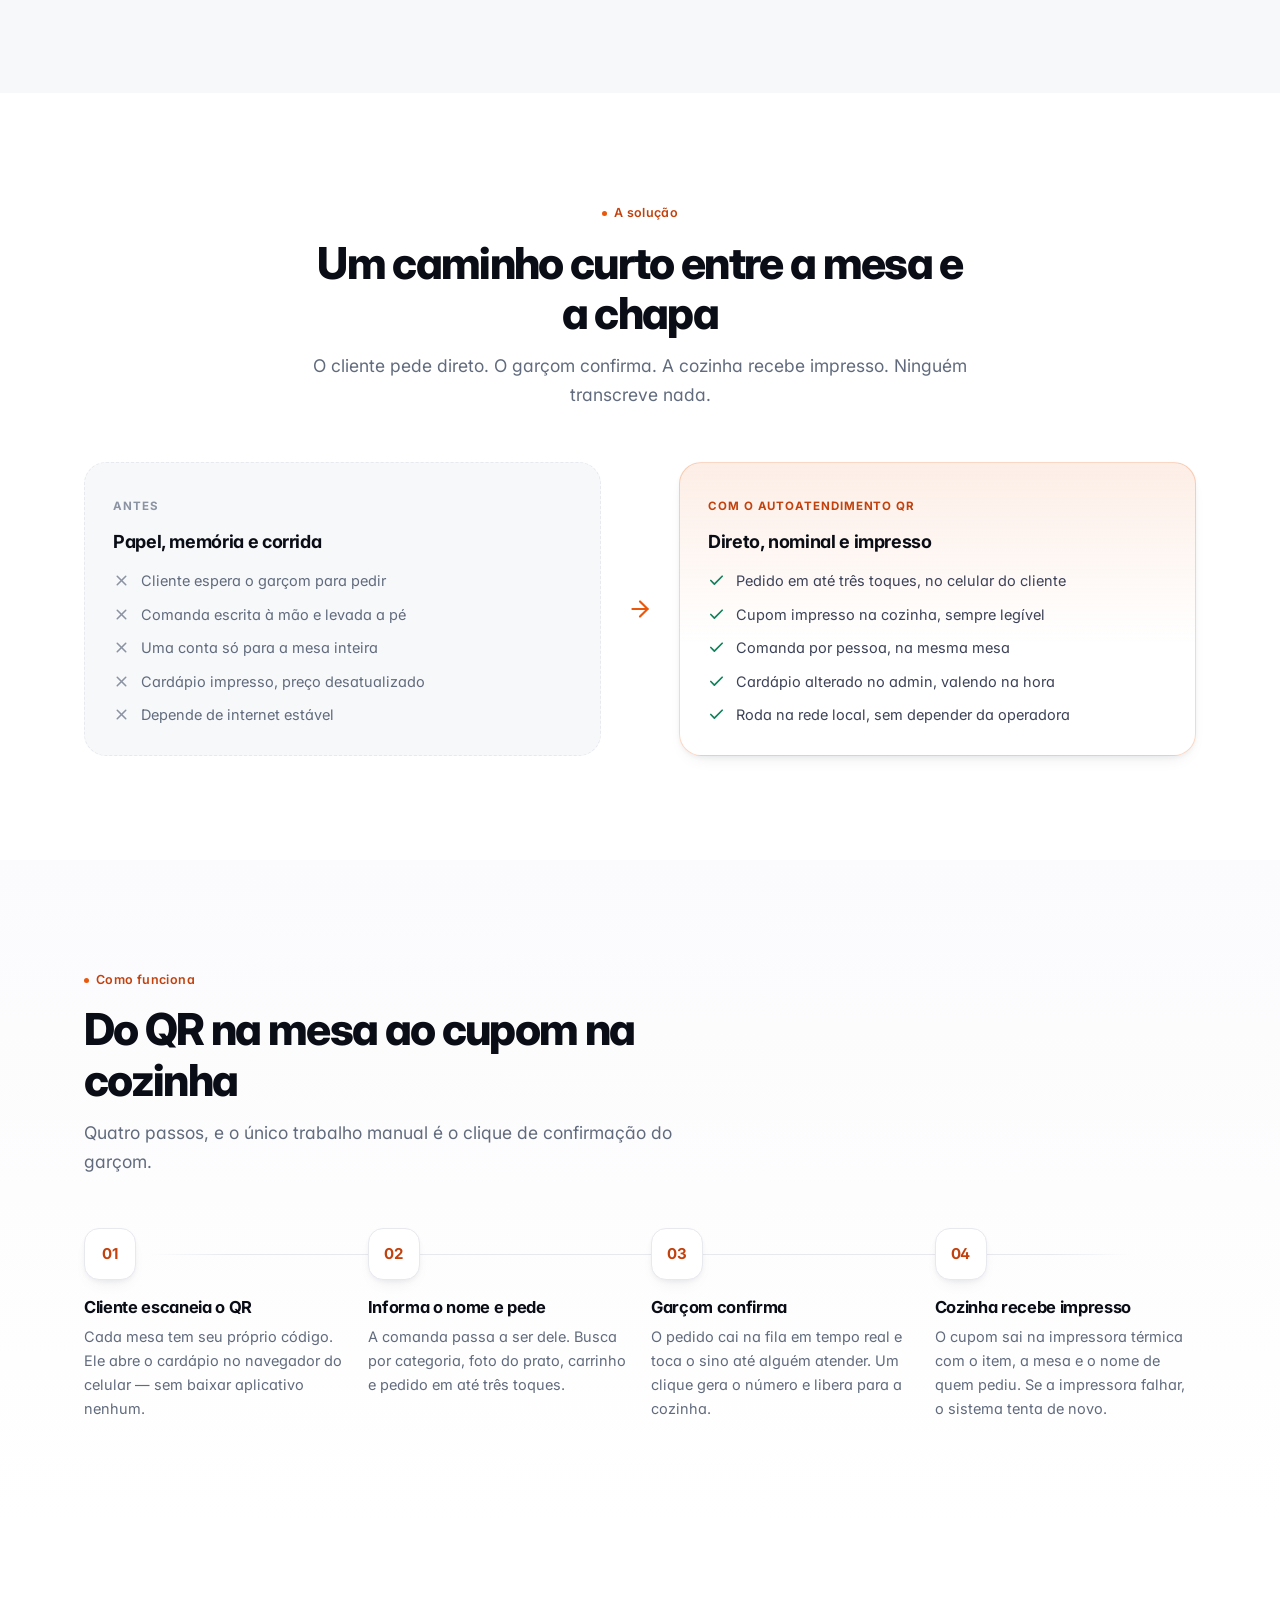
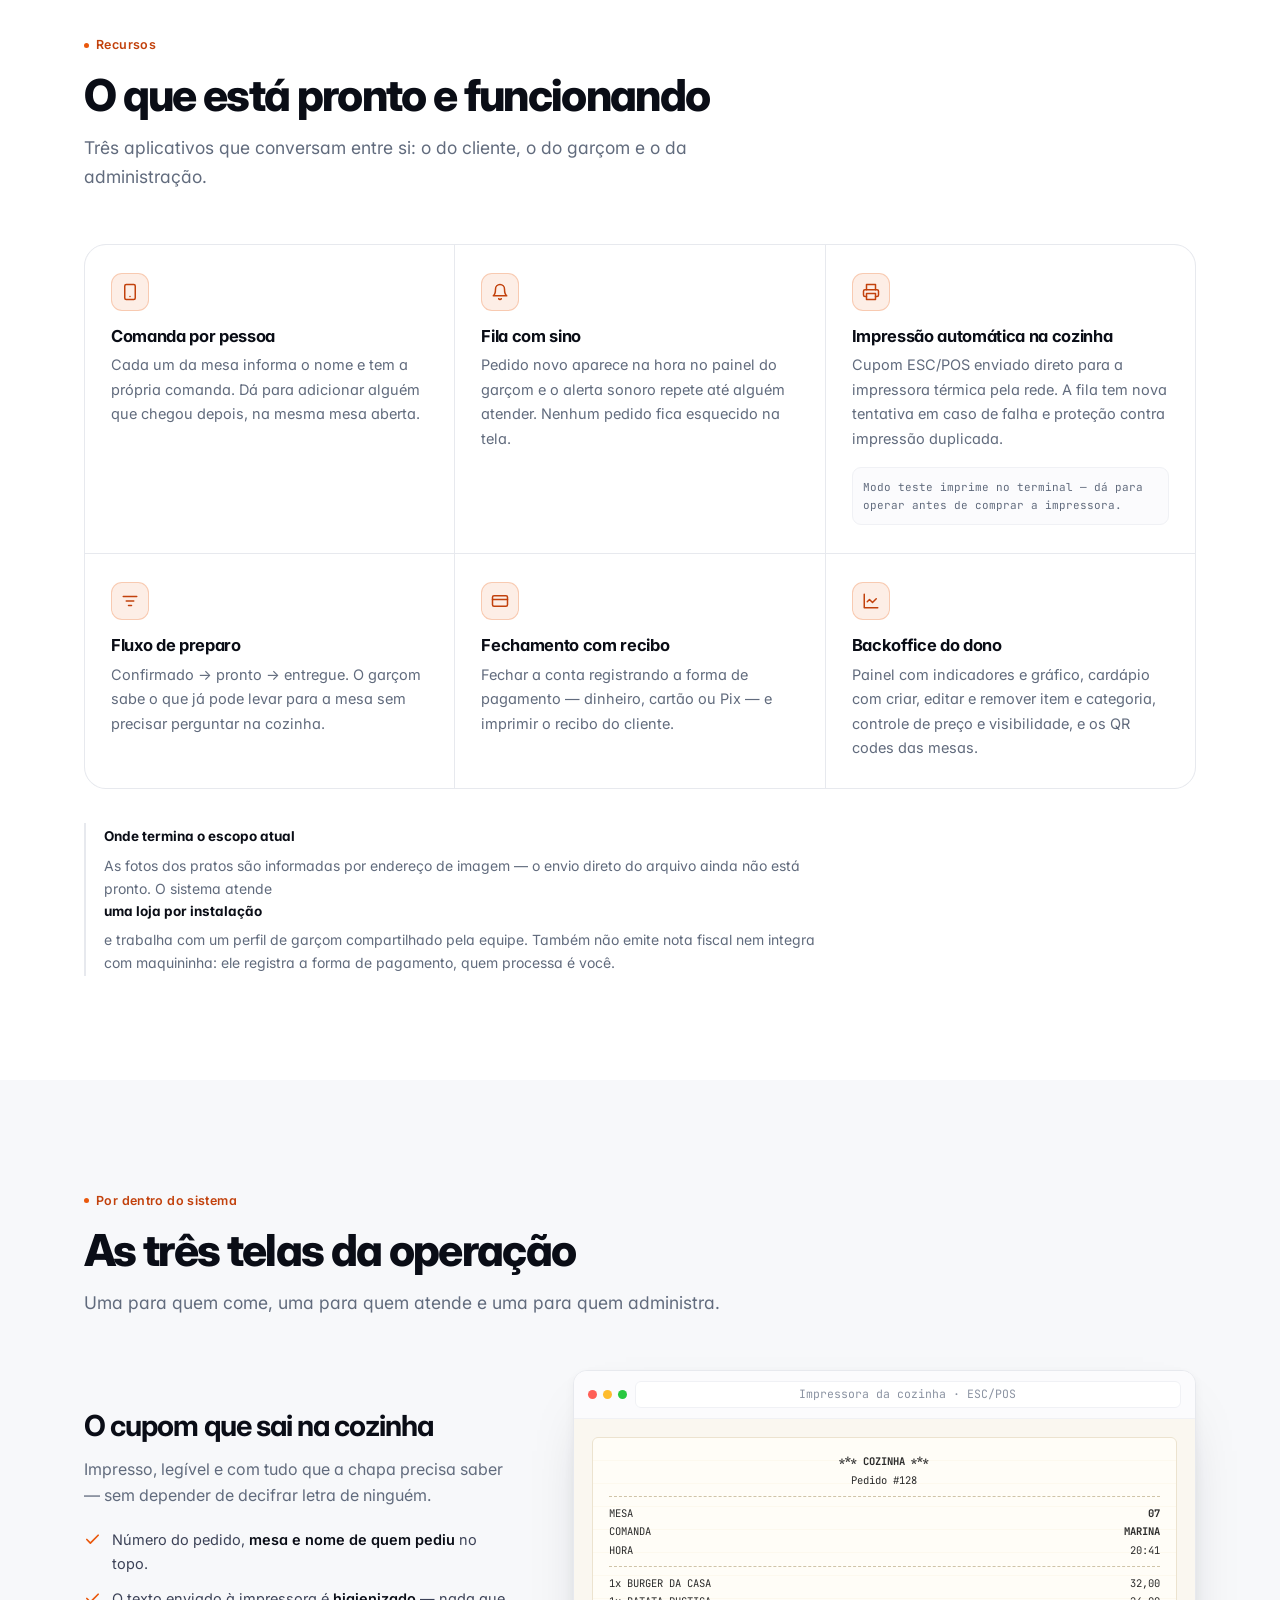
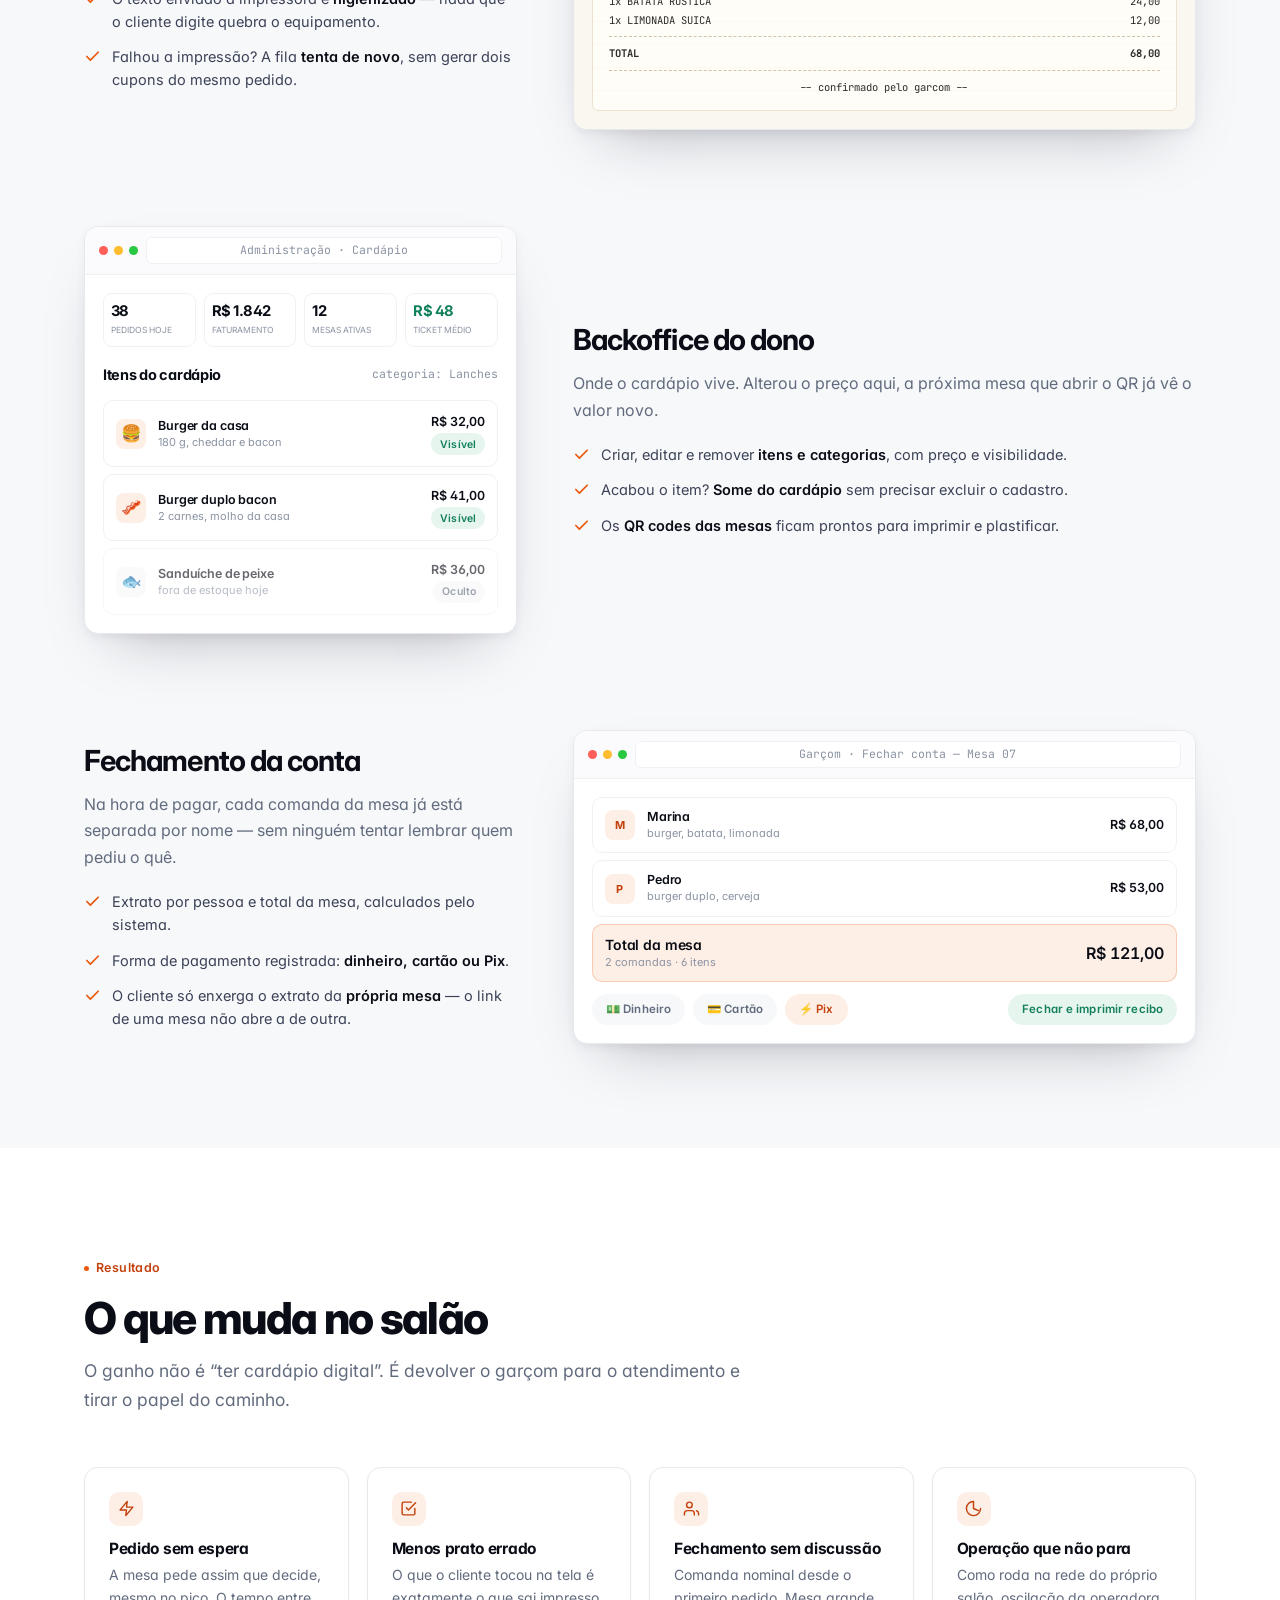
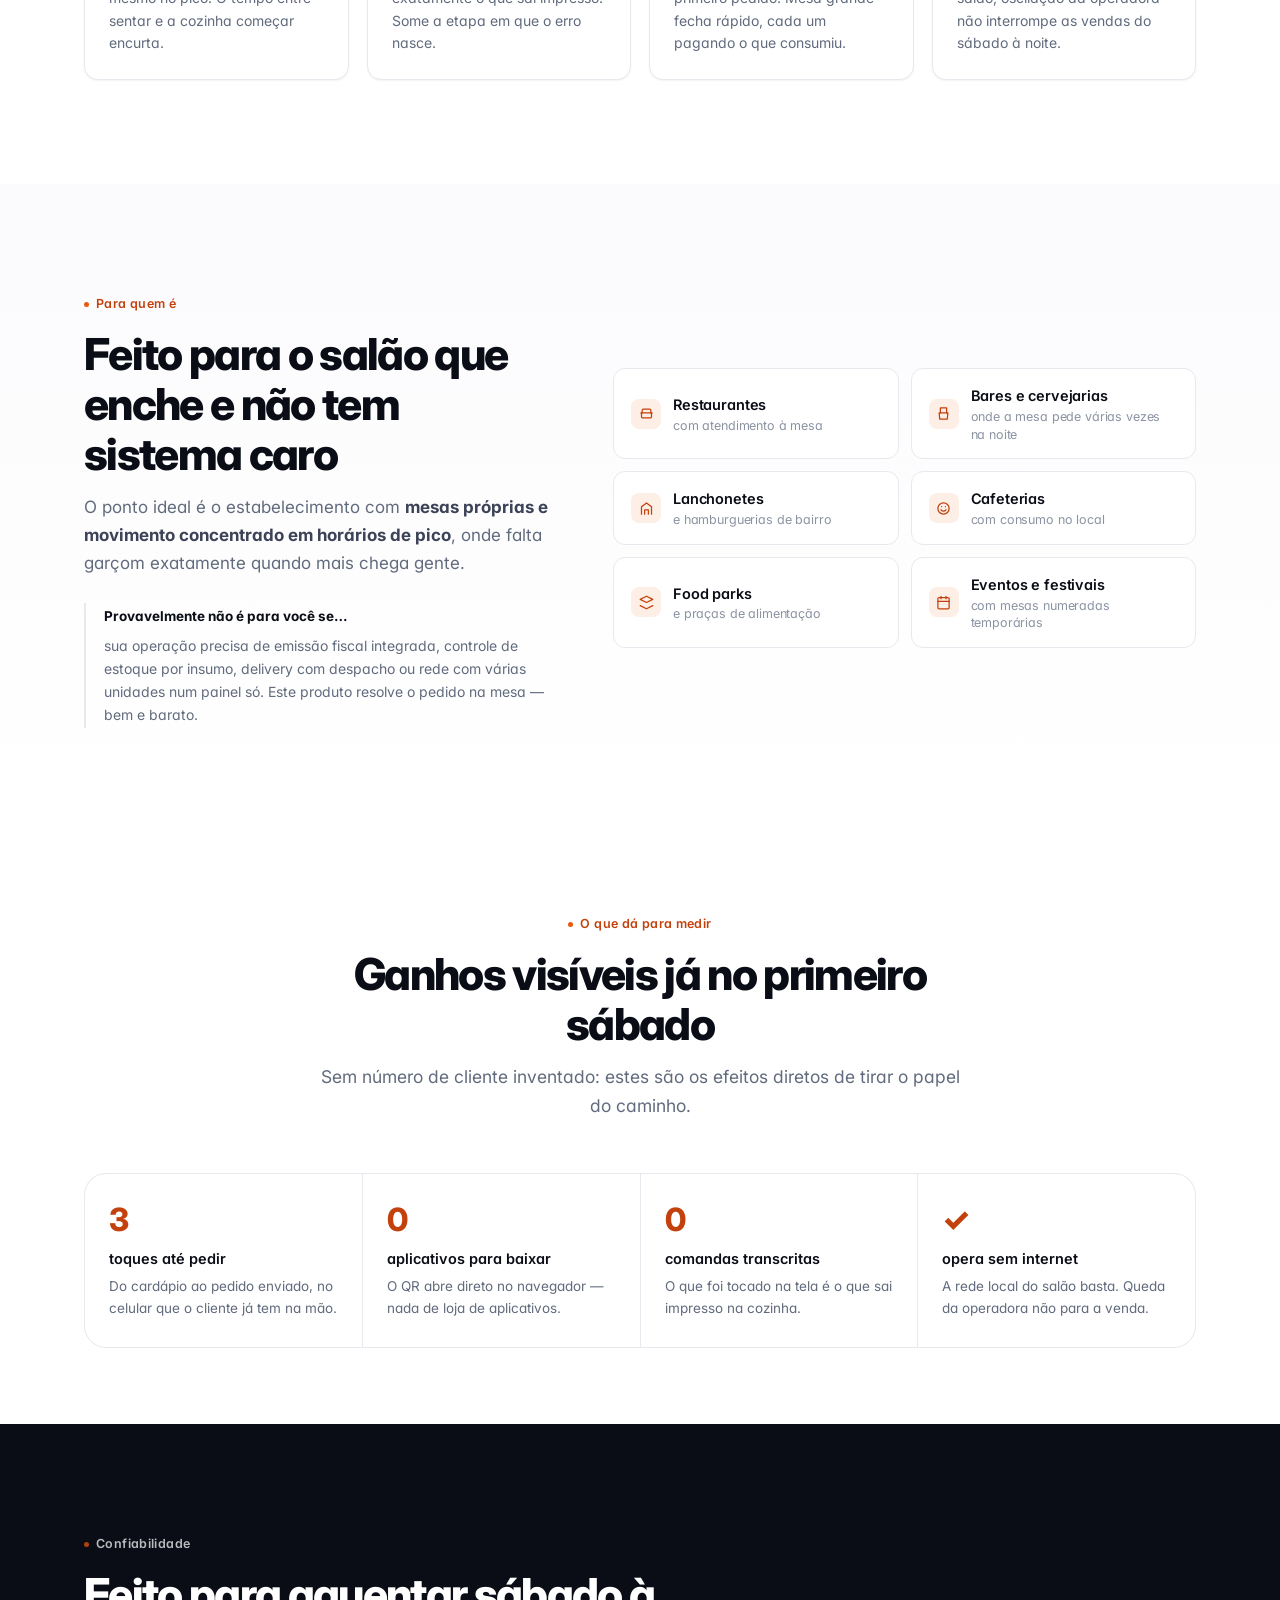
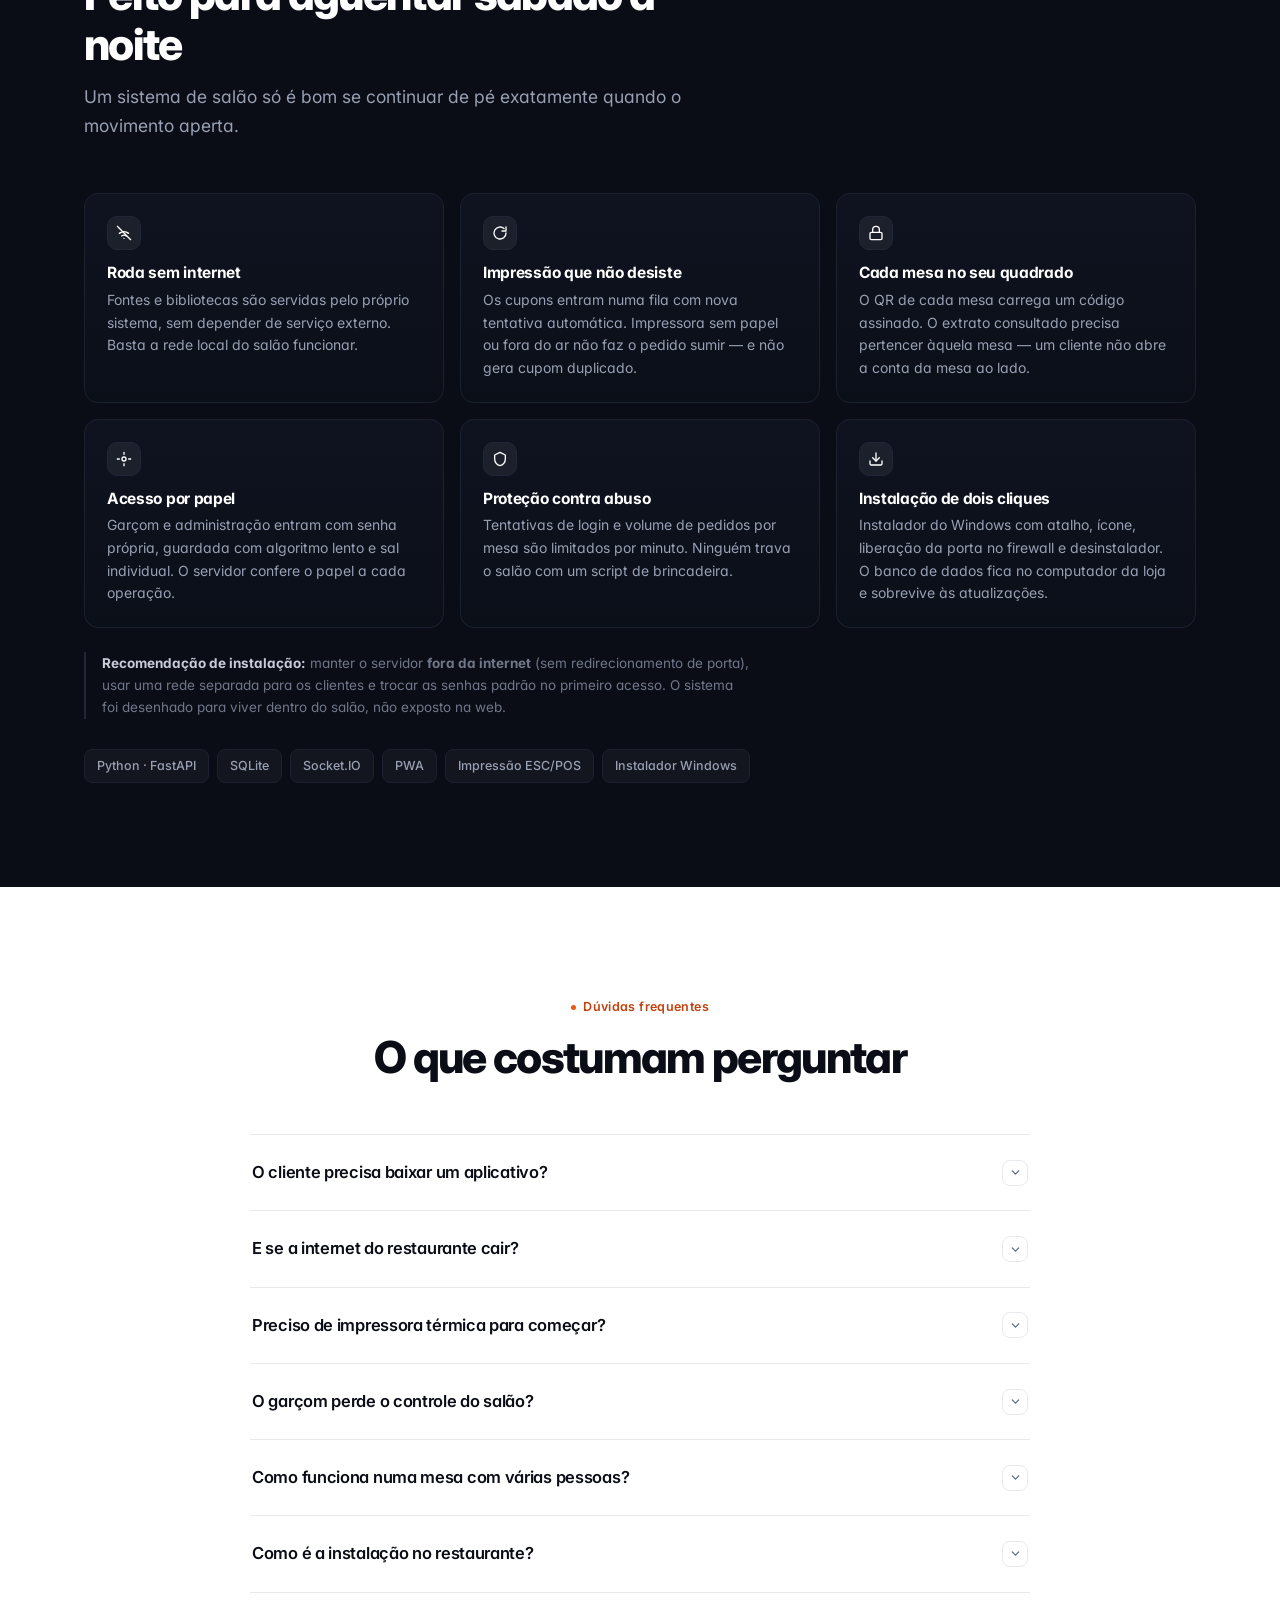
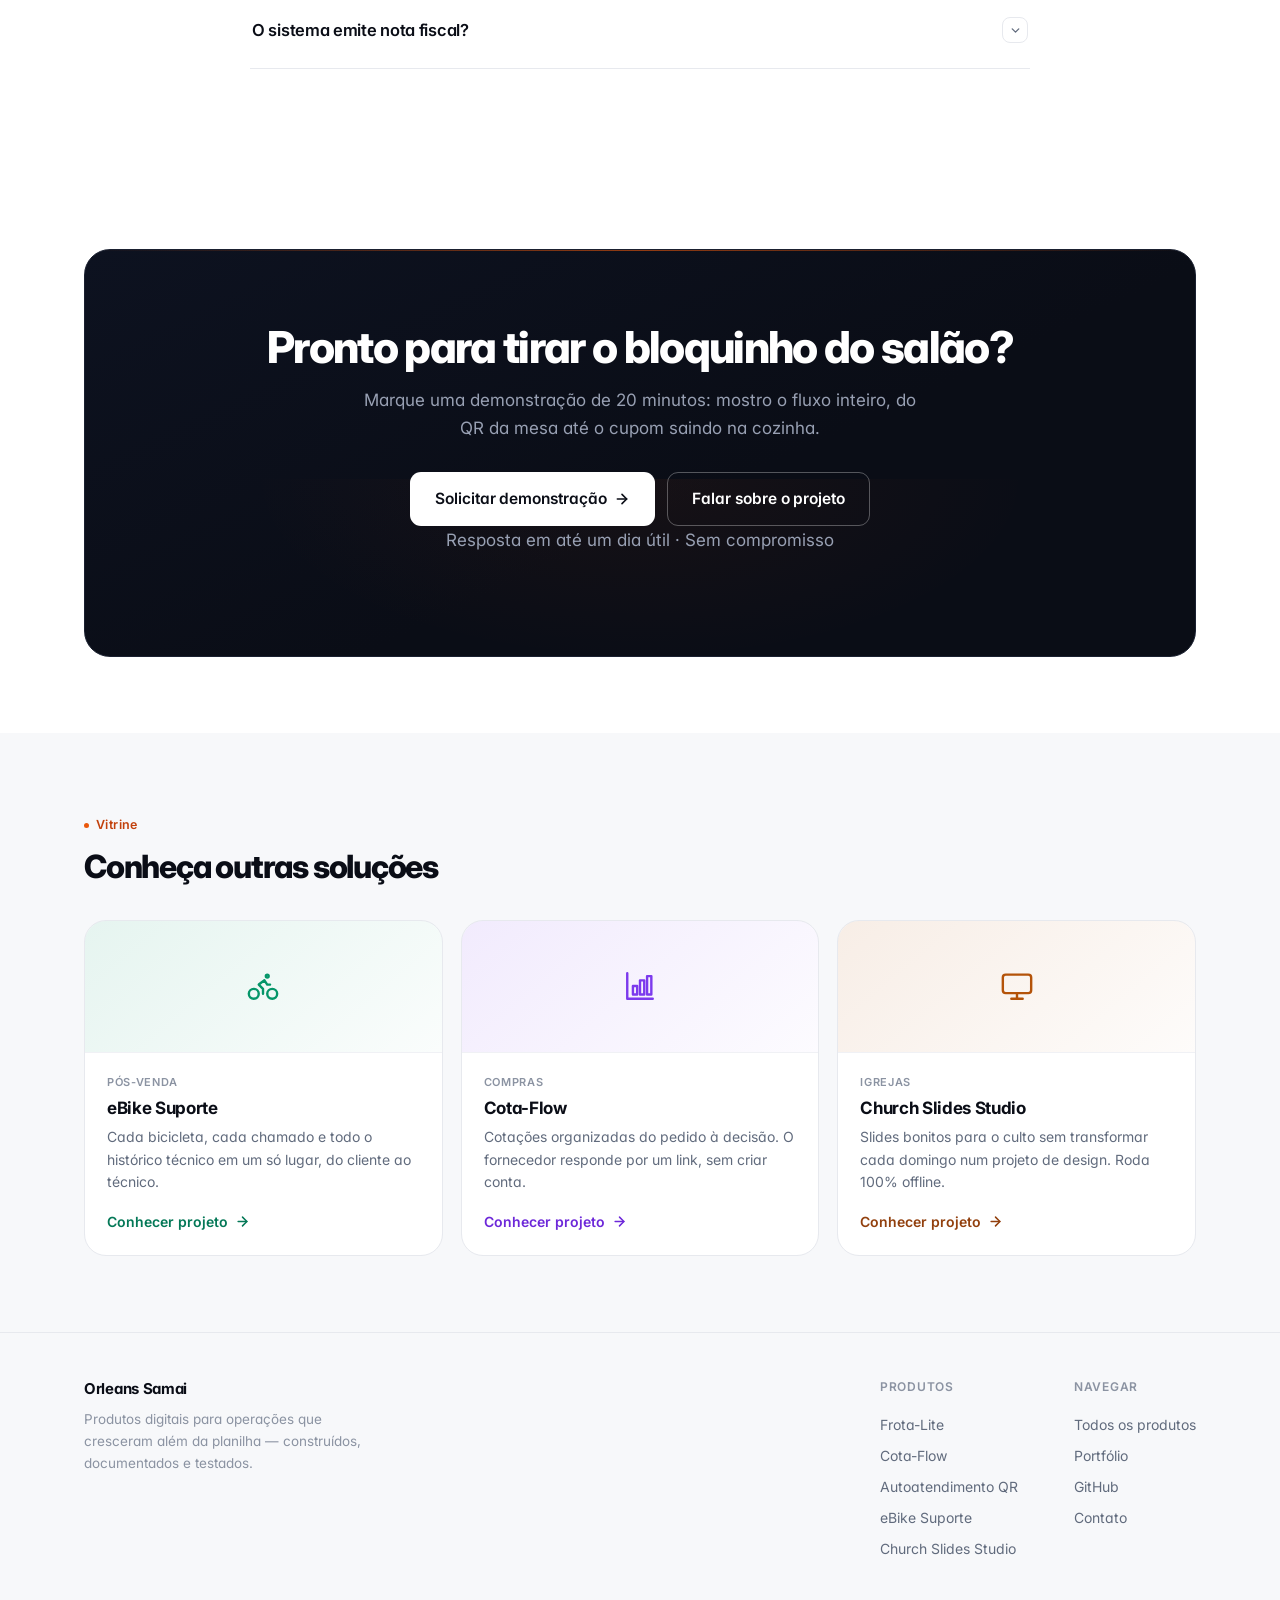
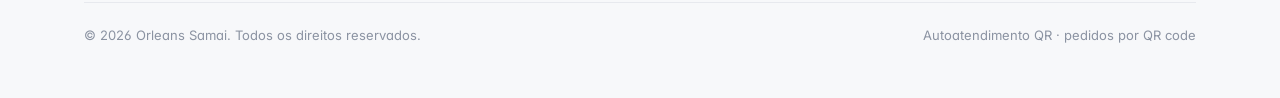
<file: projetos/autoatendimento/index.html>
<!doctype html>
<html lang="pt-BR">
<head>
<meta charset="utf-8">
<meta name="viewport" content="width=device-width, initial-scale=1">
<title>Autoatendimento QR | Pedidos pelo celular do cliente</title>
<meta name="description" content="O cliente escaneia o QR da mesa, pede pelo próprio celular e o garçom confirma em um clique. A comanda sai impressa na cozinha automaticamente. Roda na rede do restaurante, sem depender de internet.">
<link rel="canonical" href="https://orleanss777-sys.github.io/projetos/autoatendimento/">
<meta name="theme-color" content="#ea580c">
<link rel="icon" href="data:image/svg+xml,<svg xmlns='http://www.w3.org/2000/svg' viewBox='0 0 100 100'><rect width='100' height='100' rx='24' fill='%23ea580c'/><text y='70' x='50' font-size='50' text-anchor='middle' fill='white' font-family='system-ui' font-weight='bold'>QR</text></svg>">

<meta property="og:type" content="website">
<meta property="og:site_name" content="Orleans Samai · Produtos">
<meta property="og:locale" content="pt_BR">
<meta property="og:title" content="Autoatendimento QR | Pedidos pelo celular do cliente">
<meta property="og:description" content="Cliente pede pelo celular, garçom confirma em um clique, cozinha imprime sozinha. Funciona na rede local, mesmo sem internet.">
<meta property="og:url" content="https://orleanss777-sys.github.io/projetos/autoatendimento/">
<meta name="twitter:card" content="summary">

<link rel="preconnect" href="https://fonts.googleapis.com">
<link rel="preconnect" href="https://fonts.gstatic.com" crossorigin>
<link href="https://fonts.googleapis.com/css2?family=Inter:wght@400;500;600;700;800&amp;family=JetBrains+Mono:wght@400;500&amp;display=swap" rel="stylesheet">
<link rel="stylesheet" href="../../assets/css/produtos.css">
<script>document.documentElement.classList.add('js')</script>
<style>
  :root{
    --accent:#ea580c;
    --accent-ink:#c2410c;
    --accent-soft:rgba(234,88,12,.10);
    --accent-line:rgba(234,88,12,.24);
  }
  /* dupla celular + painel — identidade própria da página */
  .aa-duo{display:flex;align-items:flex-end;gap:22px;justify-content:center}
  .aa-duo .mk{flex:1;min-width:0}
  @media(max-width:900px){.aa-duo{flex-direction:column;align-items:center;gap:26px}.aa-duo .mk{width:100%}}

  .aa-item{display:flex;align-items:center;gap:10px;padding:9px 0;border-bottom:1px solid var(--line-soft)}
  .aa-item:last-child{border-bottom:0}
  .aa-thumb{width:38px;height:38px;border-radius:9px;flex:none;display:grid;place-items:center;font-size:17px;
    background:var(--accent-soft);border:1px solid var(--accent-line)}
  .aa-item .n{flex:1;min-width:0}
  .aa-item .n b{display:block;font-size:12.5px;color:var(--ink);font-weight:600;line-height:1.3}
  .aa-item .n span{display:block;font-size:10.5px;color:var(--ink-4)}
  .aa-item .pr{font-size:12.5px;font-weight:700;color:var(--ink);white-space:nowrap;font-variant-numeric:tabular-nums}
  .aa-add{width:26px;height:26px;border-radius:8px;background:var(--accent);color:#fff;display:grid;place-items:center;flex:none;font-size:15px;font-weight:700;line-height:1}

  .aa-cats{display:flex;gap:6px;overflow:hidden;margin:10px 0 4px}
  .aa-cats span{font-size:10.5px;padding:4px 10px;border-radius:999px;background:var(--bg-soft);color:var(--ink-3);white-space:nowrap}
  .aa-cats span.on{background:var(--accent);color:#fff;font-weight:600}

  .aa-cart{margin-top:12px;border-radius:11px;background:#0d1117;color:#fff;padding:11px 13px;display:flex;align-items:center;justify-content:space-between;gap:10px}
  .aa-cart b{font-size:12.5px}
  .aa-cart small{font-size:10.5px;opacity:.6;display:block}
  .aa-cart .go{font-size:11.5px;font-weight:700;background:var(--accent);padding:5px 11px;border-radius:8px}

  .aa-bell{display:inline-flex;align-items:center;gap:6px;font-size:10.5px;font-weight:700;color:#fff;
    background:var(--accent);padding:3px 9px;border-radius:999px}
  .aa-bell i{width:6px;height:6px;border-radius:50%;background:#fff;display:block;animation:aaPulse 1.1s ease-in-out infinite}
  @keyframes aaPulse{0%,100%{opacity:1}50%{opacity:.25}}

  .aa-receipt{
    font-family:"JetBrains Mono",monospace;font-size:10.5px;line-height:1.75;color:#2b2b2b;
    background:repeating-linear-gradient(180deg,#fffdf7,#fffdf7 22px,#fdf9ee 22px,#fdf9ee 23px);
    border:1px solid #ece3cf;border-radius:6px;padding:14px 16px;
  }
  .aa-receipt .ct{text-align:center}
  .aa-receipt .sep{border-top:1px dashed #cfc4a8;margin:7px 0}
  .aa-receipt .ln{display:flex;justify-content:space-between;gap:10px}
  @media(prefers-reduced-motion:reduce){.aa-bell i{animation:none}}
</style>
</head>
<body>

<header class="pnav">
  <div class="wrap pnav-in">
    <a class="pbrand" href="../">
      <span class="pmark"><svg viewBox="0 0 24 24" fill="none" stroke="currentColor" stroke-width="2" stroke-linecap="round" stroke-linejoin="round"><rect x="3" y="3" width="7" height="7" rx="1"/><rect x="14" y="3" width="7" height="7" rx="1"/><rect x="3" y="14" width="7" height="7" rx="1"/><path d="M14 14h3v3h-3zM18 18h3v3h-3z"/></svg></span>
      <span class="pbrand-txt"><b>Autoatendimento QR</b><small>Pedidos por QR code para restaurantes</small></span>
    </a>
    <nav class="pnav-links">
      <a href="#problema">O problema</a>
      <a href="#como">Como funciona</a>
      <a href="#recursos">Recursos</a>
      <a href="#telas">Telas</a>
      <a href="#seguranca">Confiabilidade</a>
      <a href="#faq">Dúvidas</a>
    </nav>
    <div class="pnav-right">
      <a class="pnav-back" href="../">← Produtos</a>
      <a class="btn btn-p" href="mailto:orleanssamai128@gmail.com?subject=Demonstra%C3%A7%C3%A3o%20do%20Autoatendimento%20QR&amp;body=Ol%C3%A1%2C%20Orleans.%20Gostaria%20de%20ver%20uma%20demonstra%C3%A7%C3%A3o%20do%20Autoatendimento%20QR.%0A%0AEstabelecimento%3A%0AQuantidade%20de%20mesas%3A%0AMelhor%20hor%C3%A1rio%20para%20contato%3A">Solicitar demonstração</a>
    </div>
  </div>
</header>

<main>

<!-- ════════════════ HERO ════════════════ -->
<section class="hero">
  <div class="wrap hero-grid">
    <div>
      <span class="pill rv">
        <svg viewBox="0 0 24 24" fill="none" stroke="currentColor" stroke-width="2.2" stroke-linecap="round" stroke-linejoin="round"><path d="M3 11h18"/><path d="M5 11V7a2 2 0 0 1 2-2h10a2 2 0 0 1 2 2v4"/><path d="M4 11v6a2 2 0 0 0 2 2h12a2 2 0 0 0 2-2v-6"/></svg>
        Autoatendimento para bares, restaurantes e lanchonetes
      </span>
      <h1 class="rv">O cliente pede pelo celular. A cozinha imprime sozinha.</h1>
      <p class="sub rv">
        Fila no caixa, garçom carregando bloquinho e comanda ilegível são problemas do mesmo tipo: o pedido
        passa por gente demais até chegar na chapa. Aqui ele vai <strong>do celular do cliente direto
        para a fila do garçom</strong> — e, com um clique de confirmação, para a impressora da cozinha.
      </p>
      <div class="btn-row rv">
        <a class="btn btn-p btn-lg" href="mailto:orleanssamai128@gmail.com?subject=Demonstra%C3%A7%C3%A3o%20do%20Autoatendimento%20QR&amp;body=Ol%C3%A1%2C%20Orleans.%20Gostaria%20de%20ver%20uma%20demonstra%C3%A7%C3%A3o%20do%20Autoatendimento%20QR.%0A%0AEstabelecimento%3A%0AQuantidade%20de%20mesas%3A%0AMelhor%20hor%C3%A1rio%20para%20contato%3A">
          Solicitar demonstração
          <svg viewBox="0 0 24 24" fill="none" stroke="currentColor" stroke-width="2.4" stroke-linecap="round" stroke-linejoin="round"><path d="M5 12h14"/><path d="m12 5 7 7-7 7"/></svg>
        </a>
        <a class="btn btn-s btn-lg" href="#como">Ver como funciona</a>
      </div>
      <p class="hero-note rv">
        <svg width="15" height="15" viewBox="0 0 24 24" fill="none" stroke="currentColor" stroke-width="2.2" stroke-linecap="round" stroke-linejoin="round" style="color:var(--ok)"><path d="M20 6 9 17l-5-5"/></svg>
        <b>Funciona sem internet.</b> Roda na rede do próprio salão — se a operadora cair, o salão continua vendendo.
      </p>
    </div>

    <div class="rv-mk">
      <div class="aa-duo">
        <!-- celular do cliente -->
        <div class="phone">
          <div class="phone-scr">
            <span class="phone-notch"></span>
            <div class="phone-top">
              <div style="display:flex;align-items:center;justify-content:space-between;gap:8px">
                <div>
                  <div style="font-size:14px;font-weight:800;color:var(--ink);letter-spacing:-.02em">Mesa 07</div>
                  <div style="font-size:10.5px;color:var(--ink-4)">Comanda de <b style="color:var(--accent-ink)">Marina</b></div>
                </div>
                <span class="st st-acc">Aberta</span>
              </div>
              <div class="aa-cats">
                <span class="on">Lanches</span><span>Porções</span><span>Bebidas</span><span>Sobremesas</span>
              </div>
            </div>
            <div class="phone-body">
              <div class="aa-item">
                <span class="aa-thumb">🍔</span>
                <span class="n"><b>Burger da casa</b><span>180 g, cheddar e bacon</span></span>
                <span class="pr">R$ 32,00</span>
                <span class="aa-add">+</span>
              </div>
              <div class="aa-item">
                <span class="aa-thumb">🍟</span>
                <span class="n"><b>Batata rústica</b><span>porção para 2</span></span>
                <span class="pr">R$ 24,00</span>
                <span class="aa-add">+</span>
              </div>
              <div class="aa-item">
                <span class="aa-thumb">🥤</span>
                <span class="n"><b>Limonada suíça</b><span>500 ml</span></span>
                <span class="pr">R$ 12,00</span>
                <span class="aa-add">+</span>
              </div>
              <div class="aa-cart">
                <span><b>3 itens · R$ 68,00</b><small>comanda de Marina</small></span>
                <span class="go">Pedir</span>
              </div>
              <div style="text-align:center;margin-top:10px;font-size:10.5px;color:var(--ink-4)">
                🔔 Chamar garçom &nbsp;·&nbsp; 👥 Adicionar pessoa
              </div>
            </div>
          </div>
        </div>

        <!-- painel do garçom -->
        <div class="mk mk-float" style="max-width:330px">
          <div class="mk-bar">
            <span class="mk-dots"><i></i><i></i><i></i></span>
            <span class="mk-url mono">Painel do garçom</span>
          </div>
          <div class="mk-body" style="padding:14px">
            <div class="mk-h" style="margin-bottom:10px">
              <b>Fila de pedidos</b>
              <span class="aa-bell"><i></i> 1 novo</span>
            </div>
            <div class="mk-row hot" style="border-color:var(--accent-line);background:linear-gradient(90deg,rgba(234,88,12,.06),#fff 46%)">
              <span class="ic" style="background:var(--accent-soft);color:var(--accent-ink)"><b style="font-size:12px">07</b></span>
              <span class="tx"><b>Marina · 3 itens</b><span>agora mesmo</span></span>
              <span class="rt"><b>R$ 68,00</b><span class="st st-acc">Confirmar</span></span>
            </div>
            <div class="mk-row">
              <span class="ic"><b style="font-size:12px">03</b></span>
              <span class="tx"><b>Rafael · 2 itens</b><span>há 4 min</span></span>
              <span class="rt"><b>R$ 41,00</b><span class="st st-warn">Preparando</span></span>
            </div>
            <div class="mk-row">
              <span class="ic"><b style="font-size:12px">11</b></span>
              <span class="tx"><b>Júlia · 1 item</b><span>há 9 min</span></span>
              <span class="rt"><b>R$ 18,00</b><span class="st st-ok">Pronto</span></span>
            </div>
            <div class="mk-row" style="margin-bottom:0">
              <span class="ic"><b style="font-size:12px">05</b></span>
              <span class="tx"><b>Mesa chamando</b><span>há 40 s</span></span>
              <span class="rt"><span class="st st-bad">🔔 Atender</span></span>
            </div>
          </div>
        </div>
      </div>
    </div>
  </div>
</section>

<!-- ════════════════ PROBLEMA ════════════════ -->
<section class="sec sec-soft" id="problema">
  <div class="wrap">
    <div class="sec-head rv">
      <span class="eyebrow"><i></i> O problema</span>
      <h2>O gargalo do salão nunca é a cozinha</h2>
      <p>É o caminho que o pedido percorre até chegar lá.</p>
    </div>

    <div class="prob-grid">
      <div class="prob rv">
        <div class="x"><svg viewBox="0 0 24 24" fill="none" stroke="currentColor" stroke-width="2.2" stroke-linecap="round"><path d="M18 6 6 18"/><path d="m6 6 12 12"/></svg></div>
        <h3>Cliente esperando para pedir</h3>
        <p>Na hora do pico, a mesa fica dez minutos com o cardápio na mão só esperando alguém aparecer. É venda que atrasa e cliente que impacienta.</p>
      </div>
      <div class="prob rv">
        <div class="x"><svg viewBox="0 0 24 24" fill="none" stroke="currentColor" stroke-width="2.2" stroke-linecap="round"><path d="M18 6 6 18"/><path d="m6 6 12 12"/></svg></div>
        <h3>Comanda escrita à mão</h3>
        <p>Letra corrida, abreviação que só o garçom entende, papel que some. A cozinha faz o prato errado e a conta sai errada.</p>
      </div>
      <div class="prob rv">
        <div class="x"><svg viewBox="0 0 24 24" fill="none" stroke="currentColor" stroke-width="2.2" stroke-linecap="round"><path d="M18 6 6 18"/><path d="m6 6 12 12"/></svg></div>
        <h3>“De quem era esse prato?”</h3>
        <p>Mesa de seis pessoas, uma comanda só. Na hora de fechar, ninguém lembra quem pediu o quê — e alguém sempre paga a mais.</p>
      </div>
      <div class="prob rv">
        <div class="x"><svg viewBox="0 0 24 24" fill="none" stroke="currentColor" stroke-width="2.2" stroke-linecap="round"><path d="M18 6 6 18"/><path d="m6 6 12 12"/></svg></div>
        <h3>Garçom virou entregador de papel</h3>
        <p>Boa parte do turno é levar comanda até a cozinha, em vez de atender mesa, sugerir prato e vender sobremesa.</p>
      </div>
      <div class="prob rv">
        <div class="x"><svg viewBox="0 0 24 24" fill="none" stroke="currentColor" stroke-width="2.2" stroke-linecap="round"><path d="M18 6 6 18"/><path d="m6 6 12 12"/></svg></div>
        <h3>Cardápio impresso desatualizado</h3>
        <p>Mudou o preço ou acabou o item? Ou reimprime tudo, ou o garçom avisa mesa por mesa — e sempre esquece uma.</p>
      </div>
      <div class="prob rv">
        <div class="x"><svg viewBox="0 0 24 24" fill="none" stroke="currentColor" stroke-width="2.2" stroke-linecap="round"><path d="M18 6 6 18"/><path d="m6 6 12 12"/></svg></div>
        <h3>Sistema que morre com a internet</h3>
        <p>Muita solução de autoatendimento é na nuvem. Operadora oscilou no sábado à noite, o salão inteiro para.</p>
      </div>
    </div>
  </div>
</section>

<!-- ════════════════ SOLUÇÃO ════════════════ -->
<section class="sec">
  <div class="wrap">
    <div class="sec-head center rv">
      <span class="eyebrow"><i></i> A solução</span>
      <h2>Um caminho curto entre a mesa e a chapa</h2>
      <p>O cliente pede direto. O garçom confirma. A cozinha recebe impresso. Ninguém transcreve nada.</p>
    </div>

    <div class="ba">
      <div class="ba-col before rv">
        <span class="ba-tag">Antes</span>
        <h3>Papel, memória e corrida</h3>
        <ul class="ba-list">
          <li><svg viewBox="0 0 24 24" fill="none" stroke="currentColor" stroke-width="2.2" stroke-linecap="round"><path d="M18 6 6 18"/><path d="m6 6 12 12"/></svg> Cliente espera o garçom para pedir</li>
          <li><svg viewBox="0 0 24 24" fill="none" stroke="currentColor" stroke-width="2.2" stroke-linecap="round"><path d="M18 6 6 18"/><path d="m6 6 12 12"/></svg> Comanda escrita à mão e levada a pé</li>
          <li><svg viewBox="0 0 24 24" fill="none" stroke="currentColor" stroke-width="2.2" stroke-linecap="round"><path d="M18 6 6 18"/><path d="m6 6 12 12"/></svg> Uma conta só para a mesa inteira</li>
          <li><svg viewBox="0 0 24 24" fill="none" stroke="currentColor" stroke-width="2.2" stroke-linecap="round"><path d="M18 6 6 18"/><path d="m6 6 12 12"/></svg> Cardápio impresso, preço desatualizado</li>
          <li><svg viewBox="0 0 24 24" fill="none" stroke="currentColor" stroke-width="2.2" stroke-linecap="round"><path d="M18 6 6 18"/><path d="m6 6 12 12"/></svg> Depende de internet estável</li>
        </ul>
      </div>

      <div class="ba-arrow rv">
        <svg viewBox="0 0 24 24" fill="none" stroke="currentColor" stroke-width="2" stroke-linecap="round" stroke-linejoin="round"><path d="M5 12h14"/><path d="m12 5 7 7-7 7"/></svg>
      </div>

      <div class="ba-col after rv">
        <span class="ba-tag">Com o Autoatendimento QR</span>
        <h3>Direto, nominal e impresso</h3>
        <ul class="ba-list">
          <li><svg viewBox="0 0 24 24" fill="none" stroke="currentColor" stroke-width="2.4" stroke-linecap="round" stroke-linejoin="round"><path d="M20 6 9 17l-5-5"/></svg> Pedido em até três toques, no celular do cliente</li>
          <li><svg viewBox="0 0 24 24" fill="none" stroke="currentColor" stroke-width="2.4" stroke-linecap="round" stroke-linejoin="round"><path d="M20 6 9 17l-5-5"/></svg> Cupom impresso na cozinha, sempre legível</li>
          <li><svg viewBox="0 0 24 24" fill="none" stroke="currentColor" stroke-width="2.4" stroke-linecap="round" stroke-linejoin="round"><path d="M20 6 9 17l-5-5"/></svg> Comanda por pessoa, na mesma mesa</li>
          <li><svg viewBox="0 0 24 24" fill="none" stroke="currentColor" stroke-width="2.4" stroke-linecap="round" stroke-linejoin="round"><path d="M20 6 9 17l-5-5"/></svg> Cardápio alterado no admin, valendo na hora</li>
          <li><svg viewBox="0 0 24 24" fill="none" stroke="currentColor" stroke-width="2.4" stroke-linecap="round" stroke-linejoin="round"><path d="M20 6 9 17l-5-5"/></svg> Roda na rede local, sem depender da operadora</li>
        </ul>
      </div>
    </div>
  </div>
</section>

<!-- ════════════════ COMO FUNCIONA ════════════════ -->
<section class="sec sec-tint" id="como">
  <div class="wrap">
    <div class="sec-head rv">
      <span class="eyebrow"><i></i> Como funciona</span>
      <h2>Do QR na mesa ao cupom na cozinha</h2>
      <p>Quatro passos, e o único trabalho manual é o clique de confirmação do garçom.</p>
    </div>

    <div class="steps">
      <div class="step rv">
        <div class="n">01</div>
        <h3>Cliente escaneia o QR</h3>
        <p>Cada mesa tem seu próprio código. Ele abre o cardápio no navegador do celular — sem baixar aplicativo nenhum.</p>
      </div>
      <div class="step rv">
        <div class="n">02</div>
        <h3>Informa o nome e pede</h3>
        <p>A comanda passa a ser dele. Busca por categoria, foto do prato, carrinho e pedido em até três toques.</p>
      </div>
      <div class="step rv">
        <div class="n">03</div>
        <h3>Garçom confirma</h3>
        <p>O pedido cai na fila em tempo real e toca o sino até alguém atender. Um clique gera o número e libera para a cozinha.</p>
      </div>
      <div class="step rv">
        <div class="n">04</div>
        <h3>Cozinha recebe impresso</h3>
        <p>O cupom sai na impressora térmica com o item, a mesa e o nome de quem pediu. Se a impressora falhar, o sistema tenta de novo.</p>
      </div>
    </div>
  </div>
</section>

<!-- ════════════════ RECURSOS ════════════════ -->
<section class="sec" id="recursos">
  <div class="wrap">
    <div class="sec-head rv">
      <span class="eyebrow"><i></i> Recursos</span>
      <h2>O que está pronto e funcionando</h2>
      <p>Três aplicativos que conversam entre si: o do cliente, o do garçom e o da administração.</p>
    </div>

    <div class="feat-grid">
      <div class="feat rv">
        <div class="ic"><svg viewBox="0 0 24 24" fill="none" stroke="currentColor" stroke-width="2" stroke-linecap="round" stroke-linejoin="round"><rect x="5" y="2" width="14" height="20" rx="2"/><path d="M12 18h.01"/></svg></div>
        <h3>Comanda por pessoa</h3>
        <p>Cada um da mesa informa o nome e tem a própria comanda. Dá para adicionar alguém que chegou depois, na mesma mesa aberta.</p>
      </div>
      <div class="feat rv">
        <div class="ic"><svg viewBox="0 0 24 24" fill="none" stroke="currentColor" stroke-width="2" stroke-linecap="round" stroke-linejoin="round"><path d="M6 8a6 6 0 0 1 12 0c0 7 3 9 3 9H3s3-2 3-9"/><path d="M10.3 21a2 2 0 0 0 3.4 0"/></svg></div>
        <h3>Fila com sino</h3>
        <p>Pedido novo aparece na hora no painel do garçom e o alerta sonoro repete até alguém atender. Nenhum pedido fica esquecido na tela.</p>
      </div>
      <div class="feat rv">
        <div class="ic"><svg viewBox="0 0 24 24" fill="none" stroke="currentColor" stroke-width="2" stroke-linecap="round" stroke-linejoin="round"><path d="M6 9V2h12v7"/><path d="M6 18H4a2 2 0 0 1-2-2v-5a2 2 0 0 1 2-2h16a2 2 0 0 1 2 2v5a2 2 0 0 1-2 2h-2"/><path d="M6 14h12v8H6z"/></svg></div>
        <h3>Impressão automática na cozinha</h3>
        <p>Cupom ESC/POS enviado direto para a impressora térmica pela rede. A fila tem nova tentativa em caso de falha e proteção contra impressão duplicada.</p>
        <div class="mini mono">Modo teste imprime no terminal — dá para operar antes de comprar a impressora.</div>
      </div>
      <div class="feat rv">
        <div class="ic"><svg viewBox="0 0 24 24" fill="none" stroke="currentColor" stroke-width="2" stroke-linecap="round" stroke-linejoin="round"><path d="M3 6h18"/><path d="M7 12h10"/><path d="M10 18h4"/></svg></div>
        <h3>Fluxo de preparo</h3>
        <p>Confirmado → pronto → entregue. O garçom sabe o que já pode levar para a mesa sem precisar perguntar na cozinha.</p>
      </div>
      <div class="feat rv">
        <div class="ic"><svg viewBox="0 0 24 24" fill="none" stroke="currentColor" stroke-width="2" stroke-linecap="round" stroke-linejoin="round"><rect x="2" y="5" width="20" height="14" rx="2"/><path d="M2 10h20"/></svg></div>
        <h3>Fechamento com recibo</h3>
        <p>Fechar a conta registrando a forma de pagamento — dinheiro, cartão ou Pix — e imprimir o recibo do cliente.</p>
      </div>
      <div class="feat rv">
        <div class="ic"><svg viewBox="0 0 24 24" fill="none" stroke="currentColor" stroke-width="2" stroke-linecap="round" stroke-linejoin="round"><path d="M3 3v18h18"/><path d="m19 9-5 5-4-4-3 3"/></svg></div>
        <h3>Backoffice do dono</h3>
        <p>Painel com indicadores e gráfico, cardápio com criar, editar e remover item e categoria, controle de preço e visibilidade, e os QR codes das mesas.</p>
      </div>
    </div>

    <div class="notfor rv" style="margin-top:34px;max-width:74ch">
      <b>Onde termina o escopo atual</b>
      <p>As fotos dos pratos são informadas por endereço de imagem — o envio direto do arquivo ainda não está pronto.
      O sistema atende <b>uma loja por instalação</b> e trabalha com um perfil de garçom compartilhado pela equipe.
      Também não emite nota fiscal nem integra com maquininha: ele registra a forma de pagamento, quem processa é você.</p>
    </div>
  </div>
</section>

<!-- ════════════════ DEMONSTRAÇÃO VISUAL ════════════════ -->
<section class="sec sec-soft" id="telas">
  <div class="wrap">
    <div class="sec-head rv">
      <span class="eyebrow"><i></i> Por dentro do sistema</span>
      <h2>As três telas da operação</h2>
      <p>Uma para quem come, uma para quem atende e uma para quem administra.</p>
    </div>

    <!-- show 1 -->
    <div class="show">
      <div class="show-txt rv">
        <h3>O cupom que sai na cozinha</h3>
        <p>Impresso, legível e com tudo que a chapa precisa saber — sem depender de decifrar letra de ninguém.</p>
        <ul class="show-pts">
          <li><svg viewBox="0 0 24 24" fill="none" stroke="currentColor" stroke-width="2.4" stroke-linecap="round" stroke-linejoin="round"><path d="M20 6 9 17l-5-5"/></svg><span>Número do pedido, <b>mesa e nome de quem pediu</b> no topo.</span></li>
          <li><svg viewBox="0 0 24 24" fill="none" stroke="currentColor" stroke-width="2.4" stroke-linecap="round" stroke-linejoin="round"><path d="M20 6 9 17l-5-5"/></svg><span>O texto enviado à impressora é <b>higienizado</b> — nada que o cliente digite quebra o equipamento.</span></li>
          <li><svg viewBox="0 0 24 24" fill="none" stroke="currentColor" stroke-width="2.4" stroke-linecap="round" stroke-linejoin="round"><path d="M20 6 9 17l-5-5"/></svg><span>Falhou a impressão? A fila <b>tenta de novo</b>, sem gerar dois cupons do mesmo pedido.</span></li>
        </ul>
      </div>
      <div class="show-vis rv-mk">
        <div class="mk">
          <div class="mk-bar"><span class="mk-dots"><i></i><i></i><i></i></span><span class="mk-url mono">Impressora da cozinha · ESC/POS</span></div>
          <div class="mk-body" style="background:#faf7f0">
            <div class="aa-receipt">
              <div class="ct"><b>*** COZINHA ***</b></div>
              <div class="ct">Pedido #128</div>
              <div class="sep"></div>
              <div class="ln"><span>MESA</span><span><b>07</b></span></div>
              <div class="ln"><span>COMANDA</span><span><b>MARINA</b></span></div>
              <div class="ln"><span>HORA</span><span>20:41</span></div>
              <div class="sep"></div>
              <div class="ln"><span>1x BURGER DA CASA</span><span>32,00</span></div>
              <div class="ln"><span>1x BATATA RUSTICA</span><span>24,00</span></div>
              <div class="ln"><span>1x LIMONADA SUICA</span><span>12,00</span></div>
              <div class="sep"></div>
              <div class="ln"><b>TOTAL</b><b>68,00</b></div>
              <div class="sep"></div>
              <div class="ct">-- confirmado pelo garcom --</div>
            </div>
          </div>
        </div>
      </div>
    </div>

    <!-- show 2 -->
    <div class="show flip">
      <div class="show-txt rv">
        <h3>Backoffice do dono</h3>
        <p>Onde o cardápio vive. Alterou o preço aqui, a próxima mesa que abrir o QR já vê o valor novo.</p>
        <ul class="show-pts">
          <li><svg viewBox="0 0 24 24" fill="none" stroke="currentColor" stroke-width="2.4" stroke-linecap="round" stroke-linejoin="round"><path d="M20 6 9 17l-5-5"/></svg><span>Criar, editar e remover <b>itens e categorias</b>, com preço e visibilidade.</span></li>
          <li><svg viewBox="0 0 24 24" fill="none" stroke="currentColor" stroke-width="2.4" stroke-linecap="round" stroke-linejoin="round"><path d="M20 6 9 17l-5-5"/></svg><span>Acabou o item? <b>Some do cardápio</b> sem precisar excluir o cadastro.</span></li>
          <li><svg viewBox="0 0 24 24" fill="none" stroke="currentColor" stroke-width="2.4" stroke-linecap="round" stroke-linejoin="round"><path d="M20 6 9 17l-5-5"/></svg><span>Os <b>QR codes das mesas</b> ficam prontos para imprimir e plastificar.</span></li>
        </ul>
      </div>
      <div class="show-vis rv-mk">
        <div class="mk">
          <div class="mk-bar"><span class="mk-dots"><i></i><i></i><i></i></span><span class="mk-url mono">Administração · Cardápio</span></div>
          <div class="mk-body">
            <div class="mk-kpis" style="grid-template-columns:repeat(4,1fr)">
              <div class="mk-kpi"><b>38</b><span>PEDIDOS HOJE</span></div>
              <div class="mk-kpi"><b>R$ 1.842</b><span>FATURAMENTO</span></div>
              <div class="mk-kpi"><b>12</b><span>MESAS ATIVAS</span></div>
              <div class="mk-kpi ok"><b>R$ 48</b><span>TICKET MÉDIO</span></div>
            </div>
            <div class="mk-h" style="margin-top:16px"><b>Itens do cardápio</b><small class="mono">categoria: Lanches</small></div>
            <div class="mk-row">
              <span class="ic" style="background:var(--accent-soft)">🍔</span>
              <span class="tx"><b>Burger da casa</b><span>180 g, cheddar e bacon</span></span>
              <span class="rt"><b>R$ 32,00</b><span class="st st-ok">Visível</span></span>
            </div>
            <div class="mk-row">
              <span class="ic" style="background:var(--accent-soft)">🥓</span>
              <span class="tx"><b>Burger duplo bacon</b><span>2 carnes, molho da casa</span></span>
              <span class="rt"><b>R$ 41,00</b><span class="st st-ok">Visível</span></span>
            </div>
            <div class="mk-row" style="margin-bottom:0;opacity:.62">
              <span class="ic">🐟</span>
              <span class="tx"><b>Sanduíche de peixe</b><span>fora de estoque hoje</span></span>
              <span class="rt"><b>R$ 36,00</b><span class="st st-neutral">Oculto</span></span>
            </div>
          </div>
        </div>
      </div>
    </div>

    <!-- show 3 -->
    <div class="show" style="margin-bottom:0">
      <div class="show-txt rv">
        <h3>Fechamento da conta</h3>
        <p>Na hora de pagar, cada comanda da mesa já está separada por nome — sem ninguém tentar lembrar quem pediu o quê.</p>
        <ul class="show-pts">
          <li><svg viewBox="0 0 24 24" fill="none" stroke="currentColor" stroke-width="2.4" stroke-linecap="round" stroke-linejoin="round"><path d="M20 6 9 17l-5-5"/></svg><span>Extrato por pessoa e total da mesa, calculados pelo sistema.</span></li>
          <li><svg viewBox="0 0 24 24" fill="none" stroke="currentColor" stroke-width="2.4" stroke-linecap="round" stroke-linejoin="round"><path d="M20 6 9 17l-5-5"/></svg><span>Forma de pagamento registrada: <b>dinheiro, cartão ou Pix</b>.</span></li>
          <li><svg viewBox="0 0 24 24" fill="none" stroke="currentColor" stroke-width="2.4" stroke-linecap="round" stroke-linejoin="round"><path d="M20 6 9 17l-5-5"/></svg><span>O cliente só enxerga o extrato da <b>própria mesa</b> — o link de uma mesa não abre a de outra.</span></li>
        </ul>
      </div>
      <div class="show-vis rv-mk">
        <div class="mk">
          <div class="mk-bar"><span class="mk-dots"><i></i><i></i><i></i></span><span class="mk-url mono">Garçom · Fechar conta — Mesa 07</span></div>
          <div class="mk-body">
            <div class="mk-row">
              <span class="ic" style="background:var(--accent-soft);color:var(--accent-ink)"><b style="font-size:11px">M</b></span>
              <span class="tx"><b>Marina</b><span>burger, batata, limonada</span></span>
              <span class="rt"><b>R$ 68,00</b></span>
            </div>
            <div class="mk-row">
              <span class="ic" style="background:var(--accent-soft);color:var(--accent-ink)"><b style="font-size:11px">P</b></span>
              <span class="tx"><b>Pedro</b><span>burger duplo, cerveja</span></span>
              <span class="rt"><b>R$ 53,00</b></span>
            </div>
            <div class="mk-row" style="border-color:var(--accent-line);background:var(--accent-soft)">
              <span class="tx"><b style="font-size:14px">Total da mesa</b><span>2 comandas · 6 itens</span></span>
              <span class="rt"><b style="font-size:16px">R$ 121,00</b></span>
            </div>
            <div style="display:flex;gap:8px;margin-top:12px;flex-wrap:wrap">
              <span class="st st-neutral" style="padding:6px 14px;font-size:11.5px">💵 Dinheiro</span>
              <span class="st st-neutral" style="padding:6px 14px;font-size:11.5px">💳 Cartão</span>
              <span class="st st-acc" style="padding:6px 14px;font-size:11.5px">⚡ Pix</span>
              <span style="flex:1"></span>
              <span class="st st-ok" style="padding:6px 14px;font-size:11.5px">Fechar e imprimir recibo</span>
            </div>
          </div>
        </div>
      </div>
    </div>
  </div>
</section>

<!-- ════════════════ BENEFÍCIOS ════════════════ -->
<section class="sec">
  <div class="wrap">
    <div class="sec-head rv">
      <span class="eyebrow"><i></i> Resultado</span>
      <h2>O que muda no salão</h2>
      <p>O ganho não é “ter cardápio digital”. É devolver o garçom para o atendimento e tirar o papel do caminho.</p>
    </div>

    <div class="ben-grid">
      <div class="ben rv">
        <div class="ic"><svg viewBox="0 0 24 24" fill="none" stroke="currentColor" stroke-width="2" stroke-linecap="round" stroke-linejoin="round"><path d="M13 2 3 14h9l-1 8 10-12h-9l1-8Z"/></svg></div>
        <h3>Pedido sem espera</h3>
        <p>A mesa pede assim que decide, mesmo no pico. O tempo entre sentar e a cozinha começar encurta.</p>
      </div>
      <div class="ben rv">
        <div class="ic"><svg viewBox="0 0 24 24" fill="none" stroke="currentColor" stroke-width="2" stroke-linecap="round" stroke-linejoin="round"><path d="m9 11 3 3L22 4"/><path d="M21 12v7a2 2 0 0 1-2 2H5a2 2 0 0 1-2-2V5a2 2 0 0 1 2-2h11"/></svg></div>
        <h3>Menos prato errado</h3>
        <p>O que o cliente tocou na tela é exatamente o que sai impresso. Some a etapa em que o erro nasce.</p>
      </div>
      <div class="ben rv">
        <div class="ic"><svg viewBox="0 0 24 24" fill="none" stroke="currentColor" stroke-width="2" stroke-linecap="round" stroke-linejoin="round"><path d="M16 21v-2a4 4 0 0 0-4-4H6a4 4 0 0 0-4 4v2"/><circle cx="9" cy="7" r="4"/><path d="M22 21v-2a4 4 0 0 0-3-3.87"/></svg></div>
        <h3>Fechamento sem discussão</h3>
        <p>Comanda nominal desde o primeiro pedido. Mesa grande fecha rápido, cada um pagando o que consumiu.</p>
      </div>
      <div class="ben rv">
        <div class="ic"><svg viewBox="0 0 24 24" fill="none" stroke="currentColor" stroke-width="2" stroke-linecap="round" stroke-linejoin="round"><path d="M12 2a10 10 0 1 0 10 10"/><path d="M12 2v10l7 3"/></svg></div>
        <h3>Operação que não para</h3>
        <p>Como roda na rede do próprio salão, oscilação da operadora não interrompe as vendas do sábado à noite.</p>
      </div>
    </div>
  </div>
</section>

<!-- ════════════════ PARA QUEM É ════════════════ -->
<section class="sec sec-tint">
  <div class="wrap aud-wrap">
    <div class="rv">
      <span class="eyebrow"><i></i> Para quem é</span>
      <h2>Feito para o salão que enche e não tem sistema caro</h2>
      <p style="color:var(--ink-3);font-size:17px;margin-top:14px">
        O ponto ideal é o estabelecimento com <strong style="color:var(--ink-2)">mesas próprias e movimento
        concentrado em horários de pico</strong>, onde falta garçom exatamente quando mais chega gente.
      </p>
      <div class="notfor">
        <b>Provavelmente não é para você se…</b>
        <p>sua operação precisa de emissão fiscal integrada, controle de estoque por insumo, delivery com
        despacho ou rede com várias unidades num painel só. Este produto resolve o pedido na mesa — bem e barato.</p>
      </div>
    </div>

    <div class="aud-grid">
      <div class="aud rv"><span class="ic"><svg viewBox="0 0 24 24" fill="none" stroke="currentColor" stroke-width="2" stroke-linecap="round" stroke-linejoin="round"><path d="M3 11h18"/><path d="M5 11V7a2 2 0 0 1 2-2h10a2 2 0 0 1 2 2v4"/><path d="M4 11v6a2 2 0 0 0 2 2h12a2 2 0 0 0 2-2v-6"/></svg></span><b>Restaurantes<span>com atendimento à mesa</span></b></div>
      <div class="aud rv"><span class="ic"><svg viewBox="0 0 24 24" fill="none" stroke="currentColor" stroke-width="2" stroke-linecap="round" stroke-linejoin="round"><path d="M17 11V3H7v8"/><path d="M5 11h14l-1 10H6L5 11Z"/></svg></span><b>Bares e cervejarias<span>onde a mesa pede várias vezes na noite</span></b></div>
      <div class="aud rv"><span class="ic"><svg viewBox="0 0 24 24" fill="none" stroke="currentColor" stroke-width="2" stroke-linecap="round" stroke-linejoin="round"><path d="M4 21V9l8-6 8 6v12"/><path d="M9 21v-7h6v7"/></svg></span><b>Lanchonetes<span>e hamburguerias de bairro</span></b></div>
      <div class="aud rv"><span class="ic"><svg viewBox="0 0 24 24" fill="none" stroke="currentColor" stroke-width="2" stroke-linecap="round" stroke-linejoin="round"><circle cx="12" cy="12" r="9"/><path d="M8 14s1.5 2 4 2 4-2 4-2"/><path d="M9 9h.01M15 9h.01"/></svg></span><b>Cafeterias<span>com consumo no local</span></b></div>
      <div class="aud rv"><span class="ic"><svg viewBox="0 0 24 24" fill="none" stroke="currentColor" stroke-width="2" stroke-linecap="round" stroke-linejoin="round"><path d="M12 2 2 7l10 5 10-5-10-5Z"/><path d="m2 17 10 5 10-5"/></svg></span><b>Food parks<span>e praças de alimentação</span></b></div>
      <div class="aud rv"><span class="ic"><svg viewBox="0 0 24 24" fill="none" stroke="currentColor" stroke-width="2" stroke-linecap="round" stroke-linejoin="round"><path d="M8 2v4M16 2v4M3 10h18"/><rect x="3" y="4" width="18" height="18" rx="2"/></svg></span><b>Eventos e festivais<span>com mesas numeradas temporárias</span></b></div>
    </div>
  </div>
</section>

<!-- ════════════════ MÉTRICAS ════════════════ -->
<section class="sec sec-sm">
  <div class="wrap">
    <div class="sec-head center rv">
      <span class="eyebrow" style="justify-content:center"><i></i> O que dá para medir</span>
      <h2>Ganhos visíveis já no primeiro sábado</h2>
      <p>Sem número de cliente inventado: estes são os efeitos diretos de tirar o papel do caminho.</p>
    </div>
    <div class="mets">
      <div class="met rv"><b><span data-count="3">3</span></b><span class="lbl">toques até pedir</span><p>Do cardápio ao pedido enviado, no celular que o cliente já tem na mão.</p></div>
      <div class="met rv"><b>0</b><span class="lbl">aplicativos para baixar</span><p>O QR abre direto no navegador — nada de loja de aplicativos.</p></div>
      <div class="met rv"><b>0</b><span class="lbl">comandas transcritas</span><p>O que foi tocado na tela é o que sai impresso na cozinha.</p></div>
      <div class="met rv"><b>✓</b><span class="lbl">opera sem internet</span><p>A rede local do salão basta. Queda da operadora não para a venda.</p></div>
    </div>
  </div>
</section>

<!-- ════════════════ CONFIABILIDADE ════════════════ -->
<section class="sec sec-dark" id="seguranca">
  <div class="wrap">
    <div class="sec-head rv">
      <span class="eyebrow"><i></i> Confiabilidade</span>
      <h2>Feito para aguentar sábado à noite</h2>
      <p>Um sistema de salão só é bom se continuar de pé exatamente quando o movimento aperta.</p>
    </div>

    <div class="secu-grid">
      <div class="secu rv">
        <div class="ic"><svg viewBox="0 0 24 24" fill="none" stroke="currentColor" stroke-width="2" stroke-linecap="round" stroke-linejoin="round"><path d="M5 12.55a11 11 0 0 1 14 0"/><path d="M8.5 16.4a6 6 0 0 1 7 0"/><path d="M12 20h.01"/><path d="m2 2 20 20"/></svg></div>
        <h3>Roda sem internet</h3>
        <p>Fontes e bibliotecas são servidas pelo próprio sistema, sem depender de serviço externo. Basta a rede local do salão funcionar.</p>
      </div>
      <div class="secu rv">
        <div class="ic"><svg viewBox="0 0 24 24" fill="none" stroke="currentColor" stroke-width="2" stroke-linecap="round" stroke-linejoin="round"><path d="M21 12a9 9 0 1 1-3-6.7"/><path d="M21 3v6h-6"/></svg></div>
        <h3>Impressão que não desiste</h3>
        <p>Os cupons entram numa fila com nova tentativa automática. Impressora sem papel ou fora do ar não faz o pedido sumir — e não gera cupom duplicado.</p>
      </div>
      <div class="secu rv">
        <div class="ic"><svg viewBox="0 0 24 24" fill="none" stroke="currentColor" stroke-width="2" stroke-linecap="round" stroke-linejoin="round"><rect x="3" y="11" width="18" height="11" rx="2"/><path d="M7 11V7a5 5 0 0 1 10 0v4"/></svg></div>
        <h3>Cada mesa no seu quadrado</h3>
        <p>O QR de cada mesa carrega um código assinado. O extrato consultado precisa pertencer àquela mesa — um cliente não abre a conta da mesa ao lado.</p>
      </div>
      <div class="secu rv">
        <div class="ic"><svg viewBox="0 0 24 24" fill="none" stroke="currentColor" stroke-width="2" stroke-linecap="round" stroke-linejoin="round"><circle cx="12" cy="12" r="3"/><path d="M12 2v3M12 19v3M2 12h3M19 12h3"/></svg></div>
        <h3>Acesso por papel</h3>
        <p>Garçom e administração entram com senha própria, guardada com algoritmo lento e sal individual. O servidor confere o papel a cada operação.</p>
      </div>
      <div class="secu rv">
        <div class="ic"><svg viewBox="0 0 24 24" fill="none" stroke="currentColor" stroke-width="2" stroke-linecap="round" stroke-linejoin="round"><path d="M12 2 4 6v6c0 5 3.4 9.4 8 10 4.6-.6 8-5 8-10V6l-8-4Z"/></svg></div>
        <h3>Proteção contra abuso</h3>
        <p>Tentativas de login e volume de pedidos por mesa são limitados por minuto. Ninguém trava o salão com um script de brincadeira.</p>
      </div>
      <div class="secu rv">
        <div class="ic"><svg viewBox="0 0 24 24" fill="none" stroke="currentColor" stroke-width="2" stroke-linecap="round" stroke-linejoin="round"><path d="M21 15v4a2 2 0 0 1-2 2H5a2 2 0 0 1-2-2v-4"/><path d="m7 10 5 5 5-5"/><path d="M12 15V3"/></svg></div>
        <h3>Instalação de dois cliques</h3>
        <p>Instalador do Windows com atalho, ícone, liberação da porta no firewall e desinstalador. O banco de dados fica no computador da loja e sobrevive às atualizações.</p>
      </div>
    </div>

    <p class="secu-note rv">
      <b style="color:#c7ccd8">Recomendação de instalação:</b> manter o servidor <b>fora da internet</b> (sem redirecionamento de porta),
      usar uma rede separada para os clientes e trocar as senhas padrão no primeiro acesso. O sistema foi desenhado para viver
      dentro do salão, não exposto na web.
    </p>

    <div class="stack-row rv" style="margin-top:30px">
      <span class="tech">Python · FastAPI</span><span class="tech">SQLite</span><span class="tech">Socket.IO</span>
      <span class="tech">PWA</span><span class="tech">Impressão ESC/POS</span><span class="tech">Instalador Windows</span>
    </div>
  </div>
</section>

<!-- ════════════════ FAQ ════════════════ -->
<section class="sec" id="faq">
  <div class="wrap">
    <div class="sec-head center rv">
      <span class="eyebrow" style="justify-content:center"><i></i> Dúvidas frequentes</span>
      <h2>O que costumam perguntar</h2>
    </div>

    <div class="faq rv">
      <details>
        <summary>O cliente precisa baixar um aplicativo?<span class="chev"><svg viewBox="0 0 24 24" fill="none" stroke="currentColor" stroke-width="2.4" stroke-linecap="round" stroke-linejoin="round"><path d="m6 9 6 6 6-6"/></svg></span></summary>
        <div class="ans">Não. Ele aponta a câmera para o QR da mesa e o cardápio abre no navegador do próprio celular. <b>Sem loja de aplicativos, sem cadastro e sem senha</b> — ele só informa o nome para abrir a comanda.</div>
      </details>
      <details>
        <summary>E se a internet do restaurante cair?<span class="chev"><svg viewBox="0 0 24 24" fill="none" stroke="currentColor" stroke-width="2.4" stroke-linecap="round" stroke-linejoin="round"><path d="m6 9 6 6 6-6"/></svg></span></summary>
        <div class="ans">O sistema continua funcionando. Ele roda <b>no computador do próprio salão</b>, e os celulares se conectam pela rede local — nada precisa sair para a internet. Se a operadora oscilar no meio do sábado, o salão segue vendendo normalmente.</div>
      </details>
      <details>
        <summary>Preciso de impressora térmica para começar?<span class="chev"><svg viewBox="0 0 24 24" fill="none" stroke="currentColor" stroke-width="2.4" stroke-linecap="round" stroke-linejoin="round"><path d="m6 9 6 6 6-6"/></svg></span></summary>
        <div class="ans">Não para testar. O sistema tem um modo em que o cupom aparece na tela em vez de sair impresso — dá para rodar a operação inteira e avaliar antes de investir. Quando a impressora chegar, é só apontar o endereço dela na rede: o sistema fala <b>ESC/POS</b>, o padrão das térmicas de cupom.</div>
      </details>
      <details>
        <summary>O garçom perde o controle do salão?<span class="chev"><svg viewBox="0 0 24 24" fill="none" stroke="currentColor" stroke-width="2.4" stroke-linecap="round" stroke-linejoin="round"><path d="m6 9 6 6 6-6"/></svg></span></summary>
        <div class="ans">Ao contrário — nada vai para a cozinha sem ele. Todo pedido passa pela <b>fila de confirmação</b>, e é o clique do garçom que gera o número e libera a impressão. Ele pode recusar um pedido, acompanhar o preparo e continua sendo quem fecha a conta. O que sai da rotina dele é carregar papel.</div>
      </details>
      <details>
        <summary>Como funciona numa mesa com várias pessoas?<span class="chev"><svg viewBox="0 0 24 24" fill="none" stroke="currentColor" stroke-width="2.4" stroke-linecap="round" stroke-linejoin="round"><path d="m6 9 6 6 6-6"/></svg></span></summary>
        <div class="ans">Cada pessoa informa o nome e ganha a <b>própria comanda dentro da mesma mesa</b>. Quem chegar depois entra na mesa já aberta. Na hora de fechar, o extrato vem separado por pessoa e com o total da mesa — acaba a conversa de “quem pediu a segunda cerveja”.</div>
      </details>
      <details>
        <summary>Como é a instalação no restaurante?<span class="chev"><svg viewBox="0 0 24 24" fill="none" stroke="currentColor" stroke-width="2.4" stroke-linecap="round" stroke-linejoin="round"><path d="m6 9 6 6 6-6"/></svg></span></summary>
        <div class="ans">Existe um instalador de Windows que cria o atalho, o ícone e a liberação da porta no firewall. Você executa, ele abre, e o próprio sistema mostra o endereço da rede local que os celulares vão usar. Depois é <b>cadastrar o cardápio e imprimir os QR codes das mesas</b> — que já saem prontos no painel.</div>
      </details>
      <details>
        <summary>O sistema emite nota fiscal?<span class="chev"><svg viewBox="0 0 24 24" fill="none" stroke="currentColor" stroke-width="2.4" stroke-linecap="round" stroke-linejoin="round"><path d="m6 9 6 6 6-6"/></svg></span></summary>
        <div class="ans">Não. Ele registra a forma de pagamento e imprime o <b>recibo do cliente</b>, mas emissão fiscal e integração com maquininha estão fora do escopo. É um sistema de pedido e comanda, não um ponto de venda fiscal — e prefiro dizer isso antes da implantação, não depois.</div>
      </details>
    </div>
  </div>
</section>

<!-- ════════════════ CTA FINAL ════════════════ -->
<section class="sec sec-sm">
  <div class="wrap">
    <div class="cta rv">
      <h2>Pronto para tirar o bloquinho do salão?</h2>
      <p>Marque uma demonstração de 20 minutos: mostro o fluxo inteiro, do QR da mesa até o cupom saindo na cozinha.</p>
      <div class="btn-row">
        <a class="btn btn-w btn-lg" href="mailto:orleanssamai128@gmail.com?subject=Demonstra%C3%A7%C3%A3o%20do%20Autoatendimento%20QR&amp;body=Ol%C3%A1%2C%20Orleans.%20Gostaria%20de%20ver%20uma%20demonstra%C3%A7%C3%A3o%20do%20Autoatendimento%20QR.%0A%0AEstabelecimento%3A%0AQuantidade%20de%20mesas%3A%0AMelhor%20hor%C3%A1rio%20para%20contato%3A">
          Solicitar demonstração
          <svg viewBox="0 0 24 24" fill="none" stroke="currentColor" stroke-width="2.4" stroke-linecap="round" stroke-linejoin="round"><path d="M5 12h14"/><path d="m12 5 7 7-7 7"/></svg>
        </a>
        <a class="btn btn-o btn-lg" href="mailto:orleanssamai128@gmail.com?subject=Falar%20sobre%20o%20Autoatendimento%20QR">Falar sobre o projeto</a>
      </div>
      <p class="cta-fine">Resposta em até um dia útil · Sem compromisso</p>
    </div>
  </div>
</section>

<!-- ════════════════ OUTROS PRODUTOS ════════════════ -->
<section class="sec sec-sm sec-soft">
  <div class="wrap">
    <div class="sec-head rv" style="margin-bottom:34px">
      <span class="eyebrow"><i></i> Vitrine</span>
      <h2 style="font-size:clamp(23px,2.8vw,32px)">Conheça outras soluções</h2>
    </div>
    <div class="cross">
      <a class="cross-card rv" href="../ebike-support/">
        <div class="cross-vis" style="background:linear-gradient(140deg,rgba(5,150,105,.10),rgba(5,150,105,.02))">
          <svg viewBox="0 0 24 24" fill="none" stroke="#059669" stroke-width="1.7" stroke-linecap="round" stroke-linejoin="round"><circle cx="5.5" cy="17.5" r="3.5"/><circle cx="18.5" cy="17.5" r="3.5"/><path d="M15 6a1 1 0 1 0 0-2 1 1 0 0 0 0 2Z"/><path d="M12 17.5V14l-3-3 4-3 2 3h2"/></svg>
        </div>
        <div class="cross-in">
          <span class="cat">Pós-venda</span>
          <h3>eBike Suporte</h3>
          <p>Cada bicicleta, cada chamado e todo o histórico técnico em um só lugar, do cliente ao técnico.</p>
          <span class="go" style="color:#047857">Conhecer projeto <svg viewBox="0 0 24 24" fill="none" stroke="currentColor" stroke-width="2.4" stroke-linecap="round" stroke-linejoin="round"><path d="M5 12h14"/><path d="m12 5 7 7-7 7"/></svg></span>
        </div>
      </a>
      <a class="cross-card rv" href="../cota-flow/">
        <div class="cross-vis" style="background:linear-gradient(140deg,rgba(124,58,237,.10),rgba(124,58,237,.02))">
          <svg viewBox="0 0 24 24" fill="none" stroke="#7c3aed" stroke-width="1.7" stroke-linecap="round" stroke-linejoin="round"><path d="M3 3v18h18"/><rect x="7" y="12" width="3" height="6"/><rect x="12" y="8" width="3" height="10"/><rect x="17" y="5" width="3" height="13"/></svg>
        </div>
        <div class="cross-in">
          <span class="cat">Compras</span>
          <h3>Cota-Flow</h3>
          <p>Cotações organizadas do pedido à decisão. O fornecedor responde por um link, sem criar conta.</p>
          <span class="go" style="color:#6d28d9">Conhecer projeto <svg viewBox="0 0 24 24" fill="none" stroke="currentColor" stroke-width="2.4" stroke-linecap="round" stroke-linejoin="round"><path d="M5 12h14"/><path d="m12 5 7 7-7 7"/></svg></span>
        </div>
      </a>
      <a class="cross-card rv" href="../church-slides/">
        <div class="cross-vis" style="background:linear-gradient(140deg,rgba(180,83,9,.10),rgba(180,83,9,.02))">
          <svg viewBox="0 0 24 24" fill="none" stroke="#b45309" stroke-width="1.7" stroke-linecap="round" stroke-linejoin="round"><rect x="2" y="4" width="20" height="13" rx="2"/><path d="M12 17v4"/><path d="M8 21h8"/></svg>
        </div>
        <div class="cross-in">
          <span class="cat">Igrejas</span>
          <h3>Church Slides Studio</h3>
          <p>Slides bonitos para o culto sem transformar cada domingo num projeto de design. Roda 100% offline.</p>
          <span class="go" style="color:#92400e">Conhecer projeto <svg viewBox="0 0 24 24" fill="none" stroke="currentColor" stroke-width="2.4" stroke-linecap="round" stroke-linejoin="round"><path d="M5 12h14"/><path d="m12 5 7 7-7 7"/></svg></span>
        </div>
      </a>
    </div>
  </div>
</section>

</main>

<footer class="pfoot">
  <div class="wrap">
    <div class="pfoot-in">
      <div class="pfoot-brand">
        <b>Orleans Samai</b>
        <p>Produtos digitais para operações que cresceram além da planilha — construídos, documentados e testados.</p>
      </div>
      <div class="pfoot-cols">
        <div class="pfoot-col">
          <b>Produtos</b>
          <a href="../frota-lite/">Frota-Lite</a>
          <a href="../cota-flow/">Cota-Flow</a>
          <a href="../autoatendimento/">Autoatendimento QR</a>
          <a href="../ebike-support/">eBike Suporte</a>
          <a href="../church-slides/">Church Slides Studio</a>
        </div>
        <div class="pfoot-col">
          <b>Navegar</b>
          <a href="../">Todos os produtos</a>
          <a href="../../">Portfólio</a>
          <a href="https://github.com/orleanss777-sys" target="_blank" rel="noopener">GitHub</a>
          <a href="mailto:orleanssamai128@gmail.com">Contato</a>
        </div>
      </div>
    </div>
    <div class="pfoot-bot">
      <span>© <span data-year>2026</span> Orleans Samai. Todos os direitos reservados.</span>
      <span>Autoatendimento QR · pedidos por QR code</span>
    </div>
  </div>
</footer>

<script src="../../assets/js/produtos.js" defer></script>
</body>
</html>
</file>
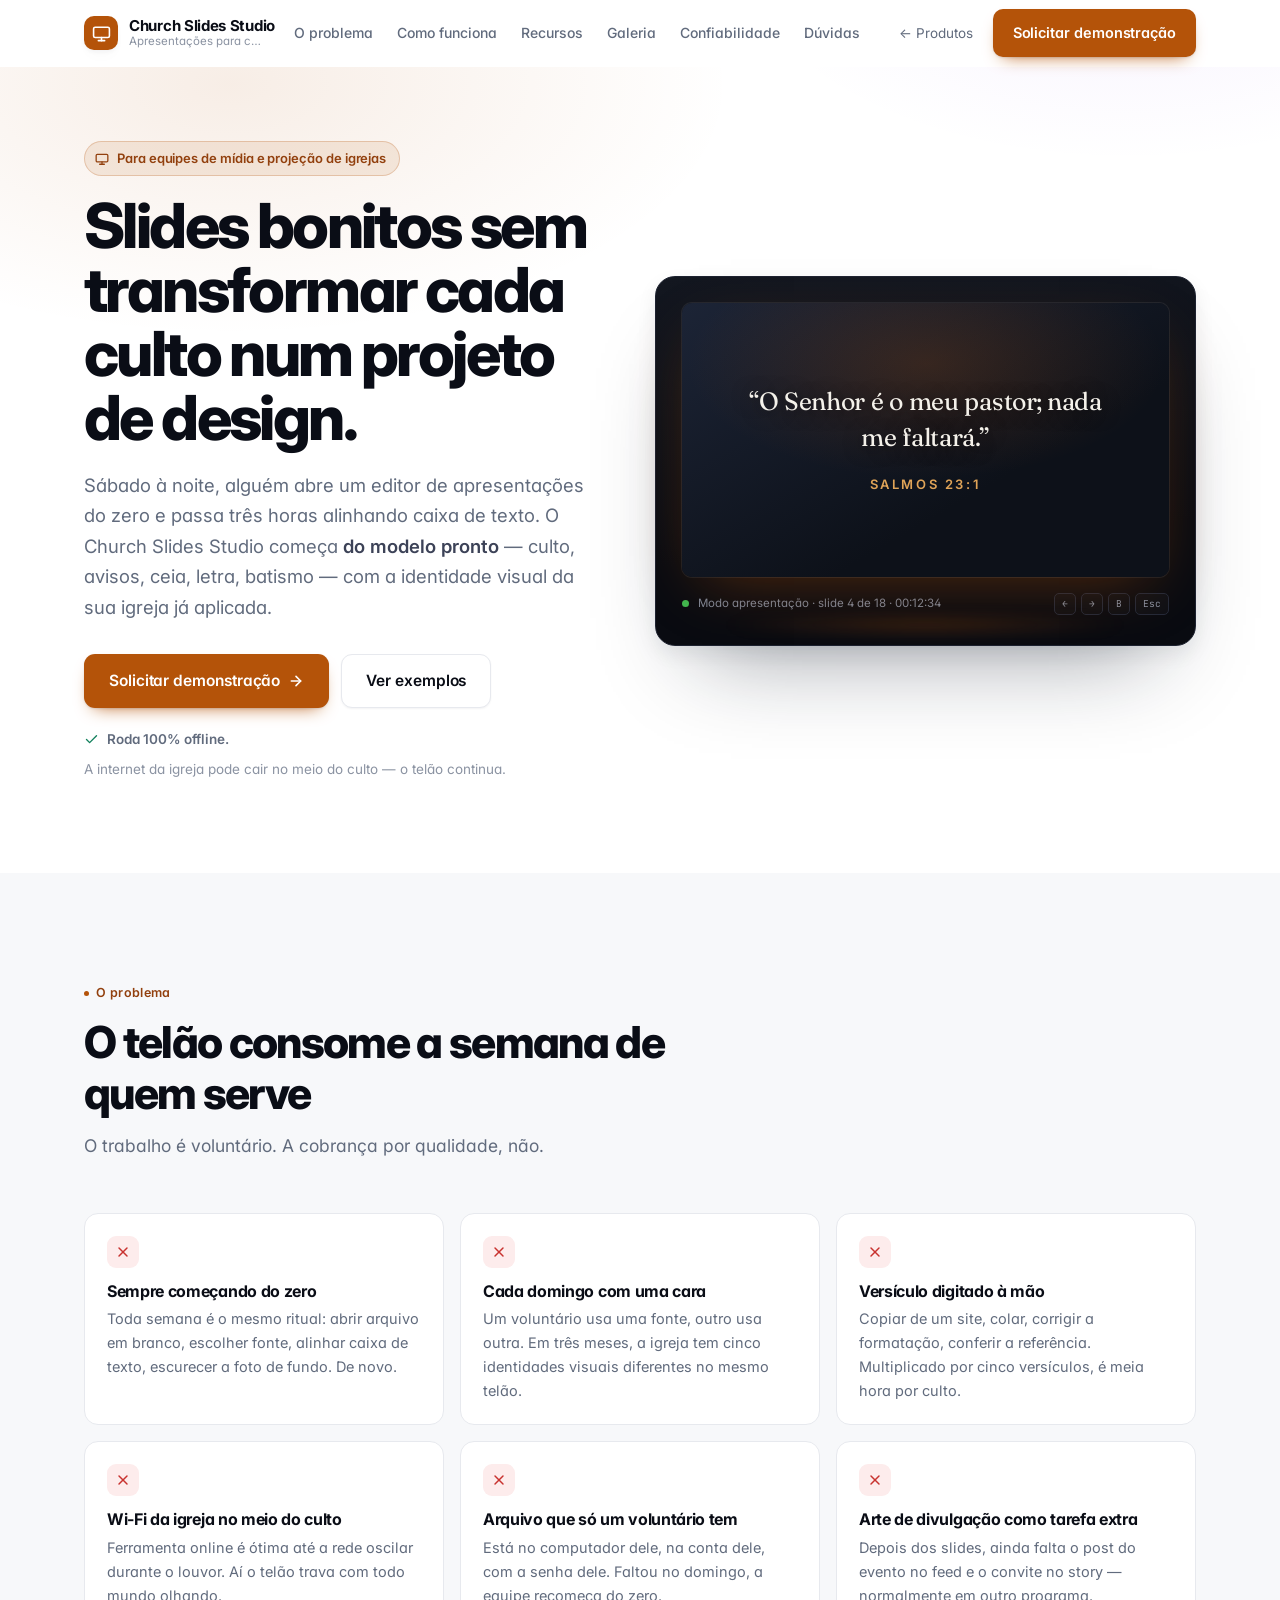
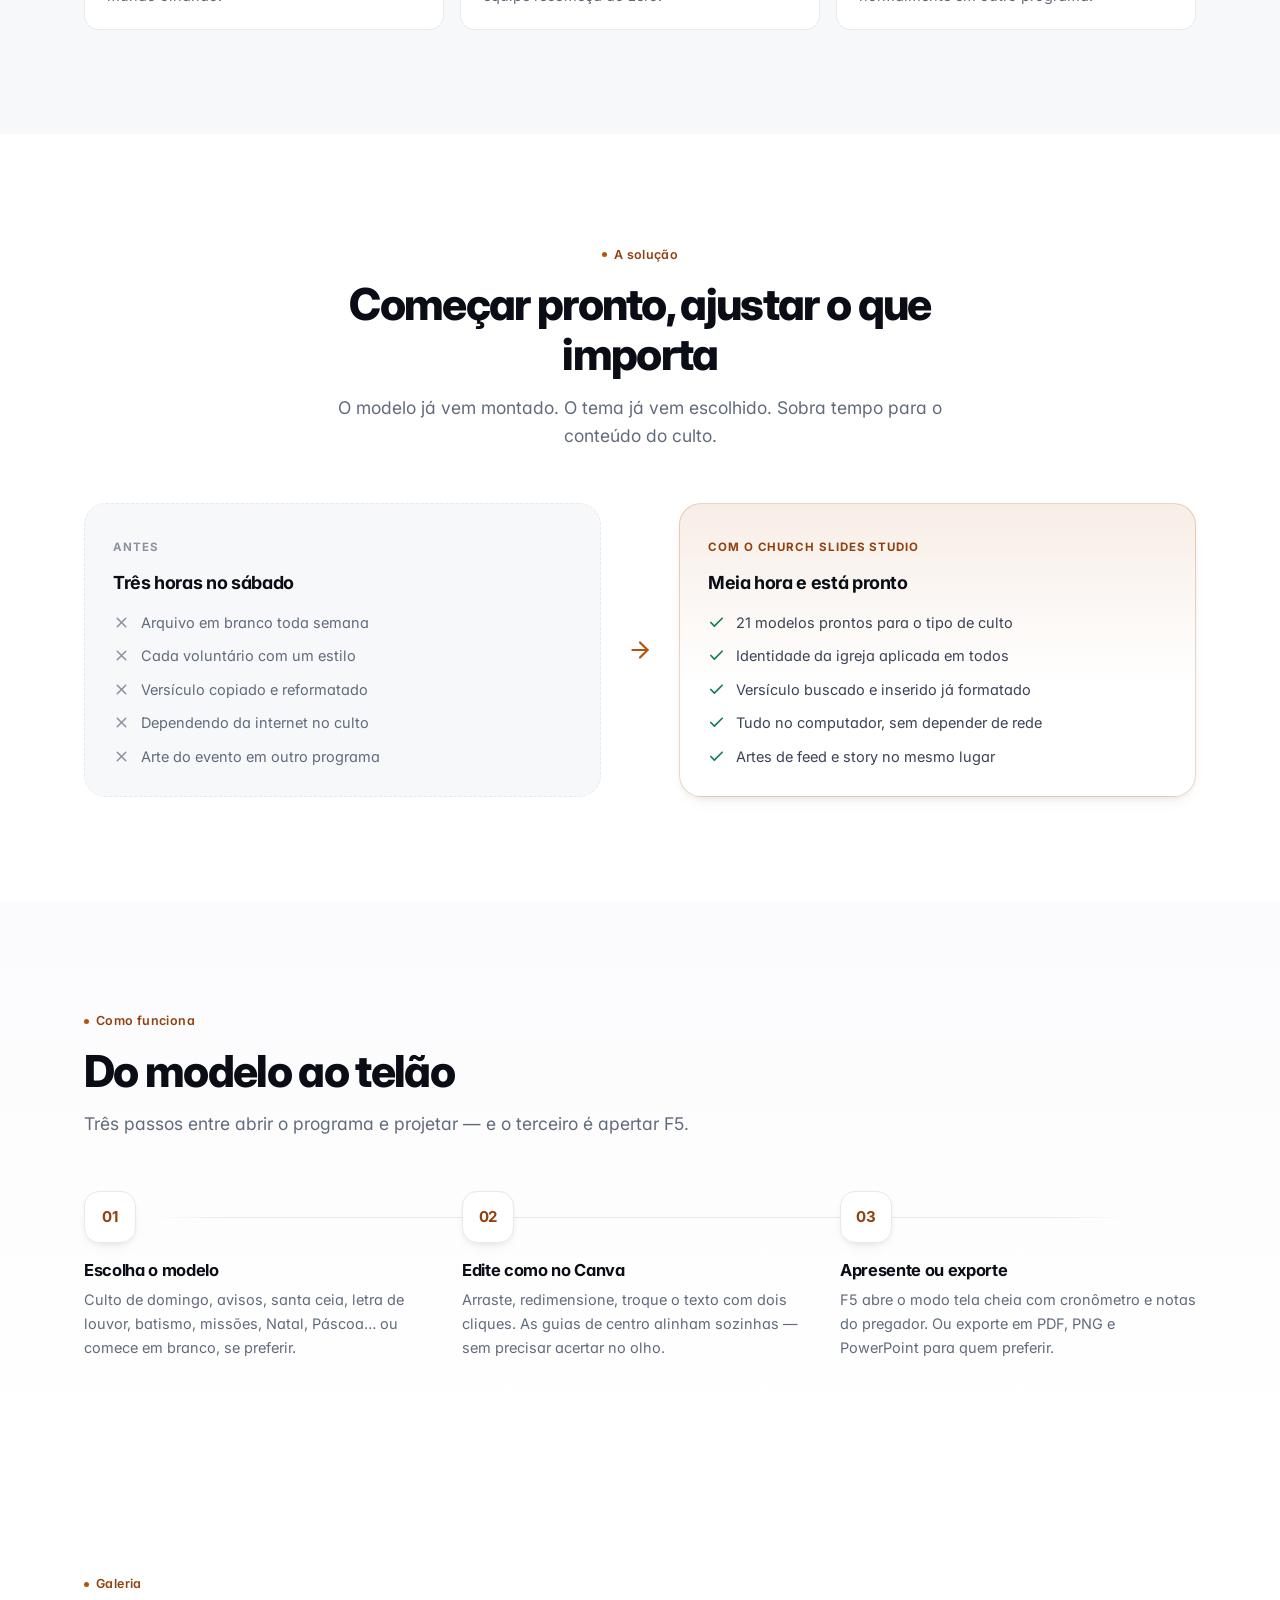
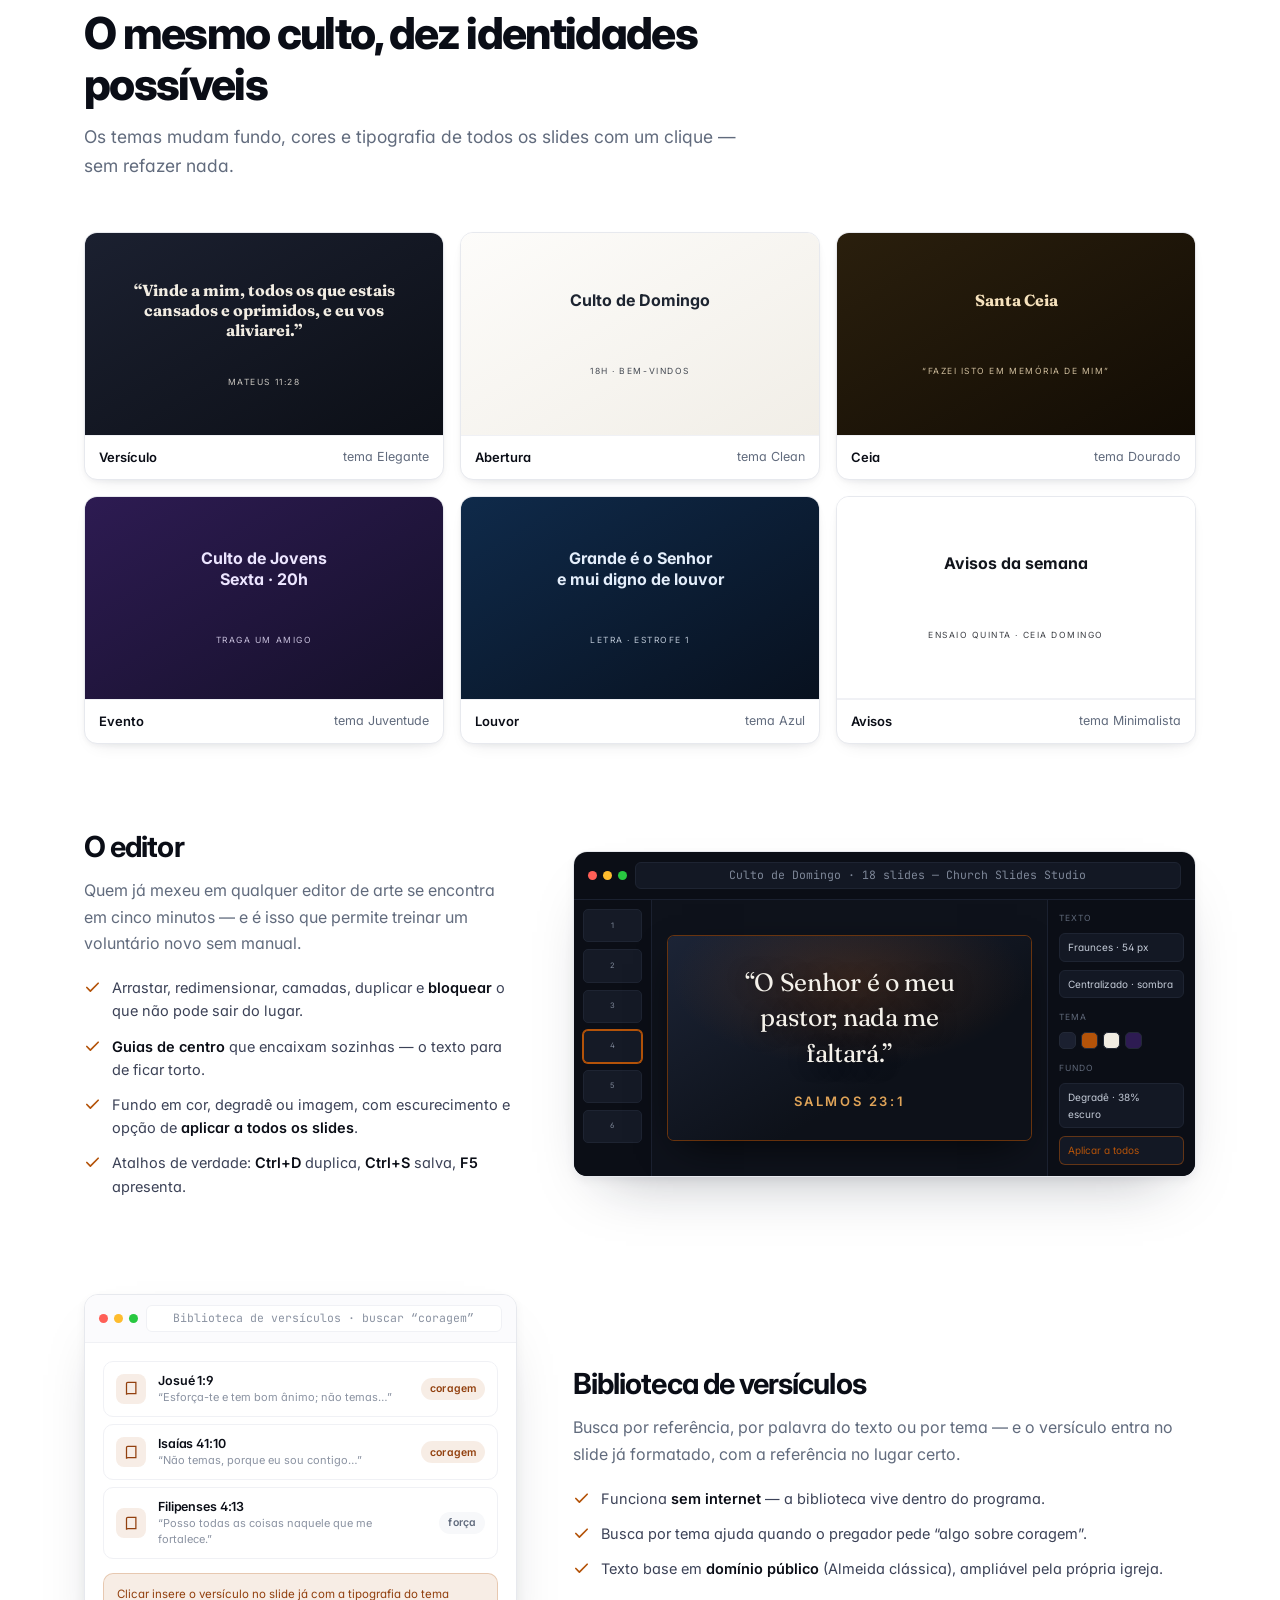
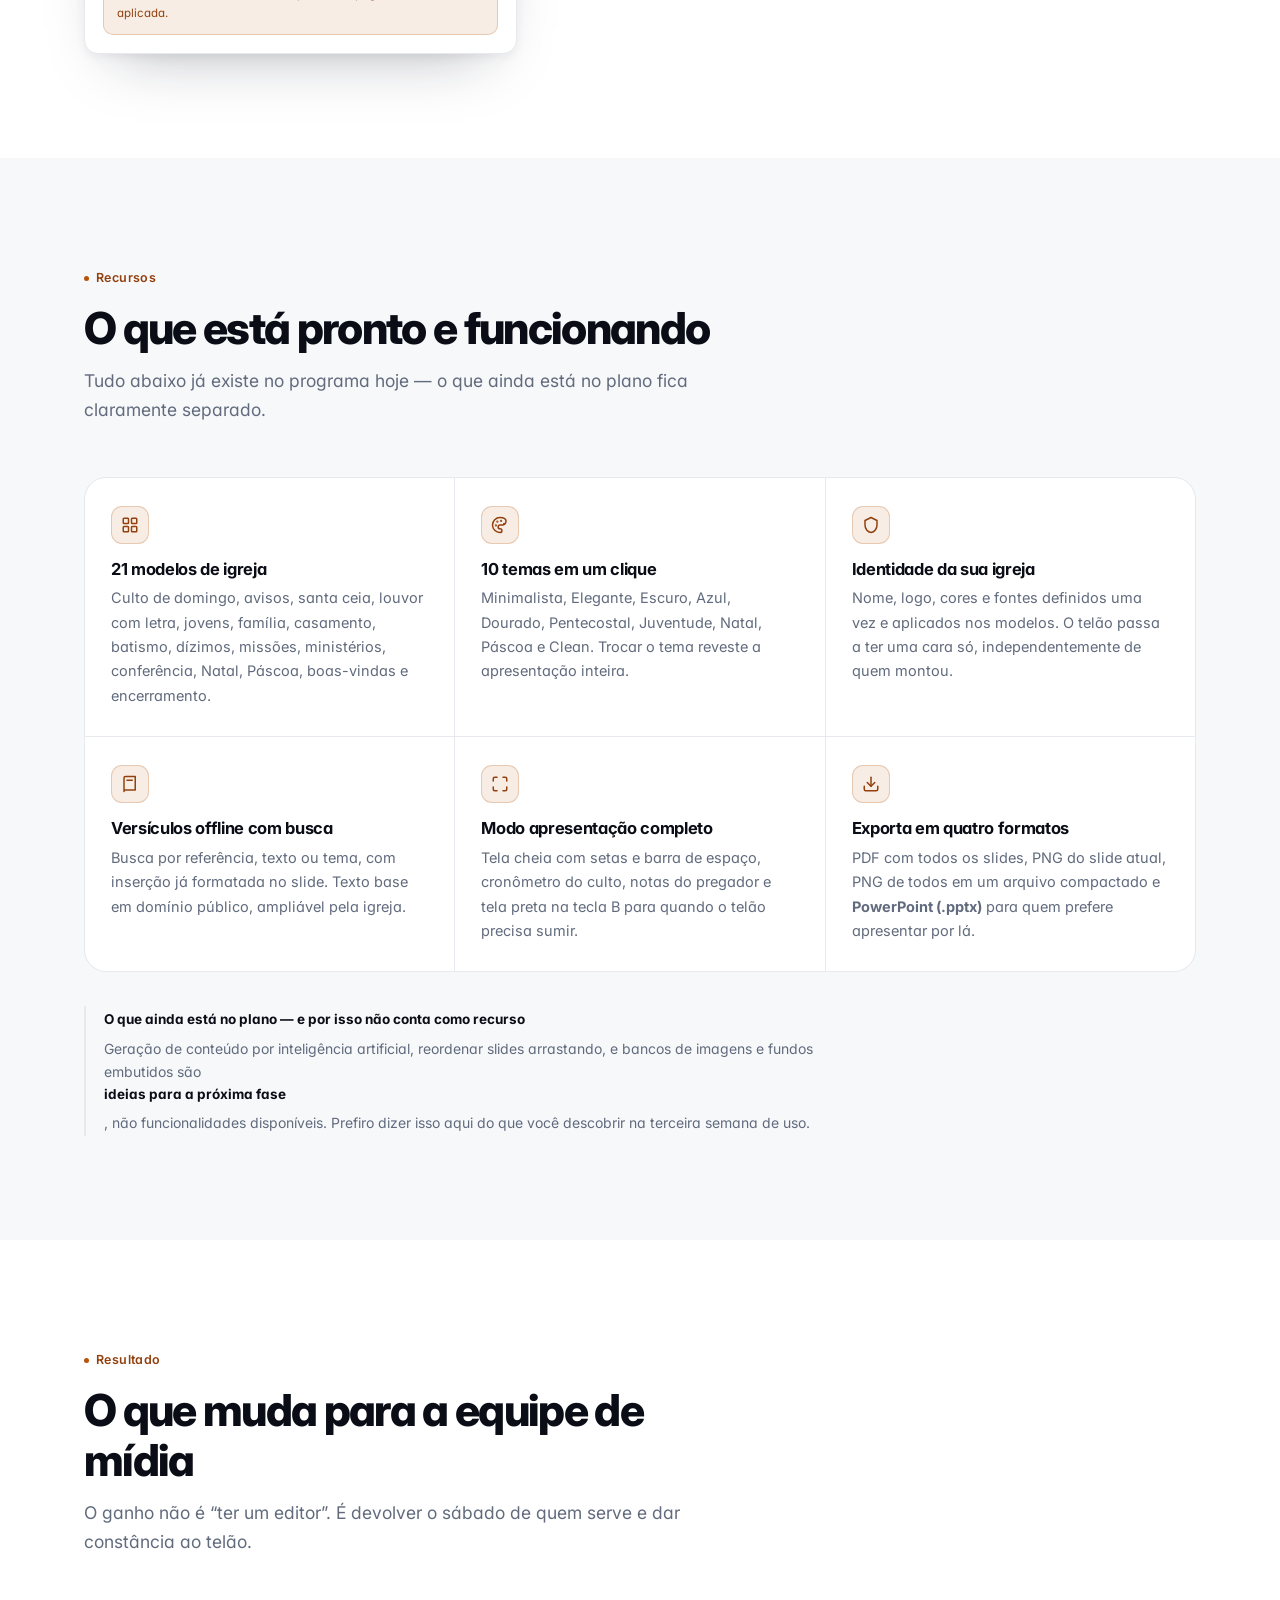
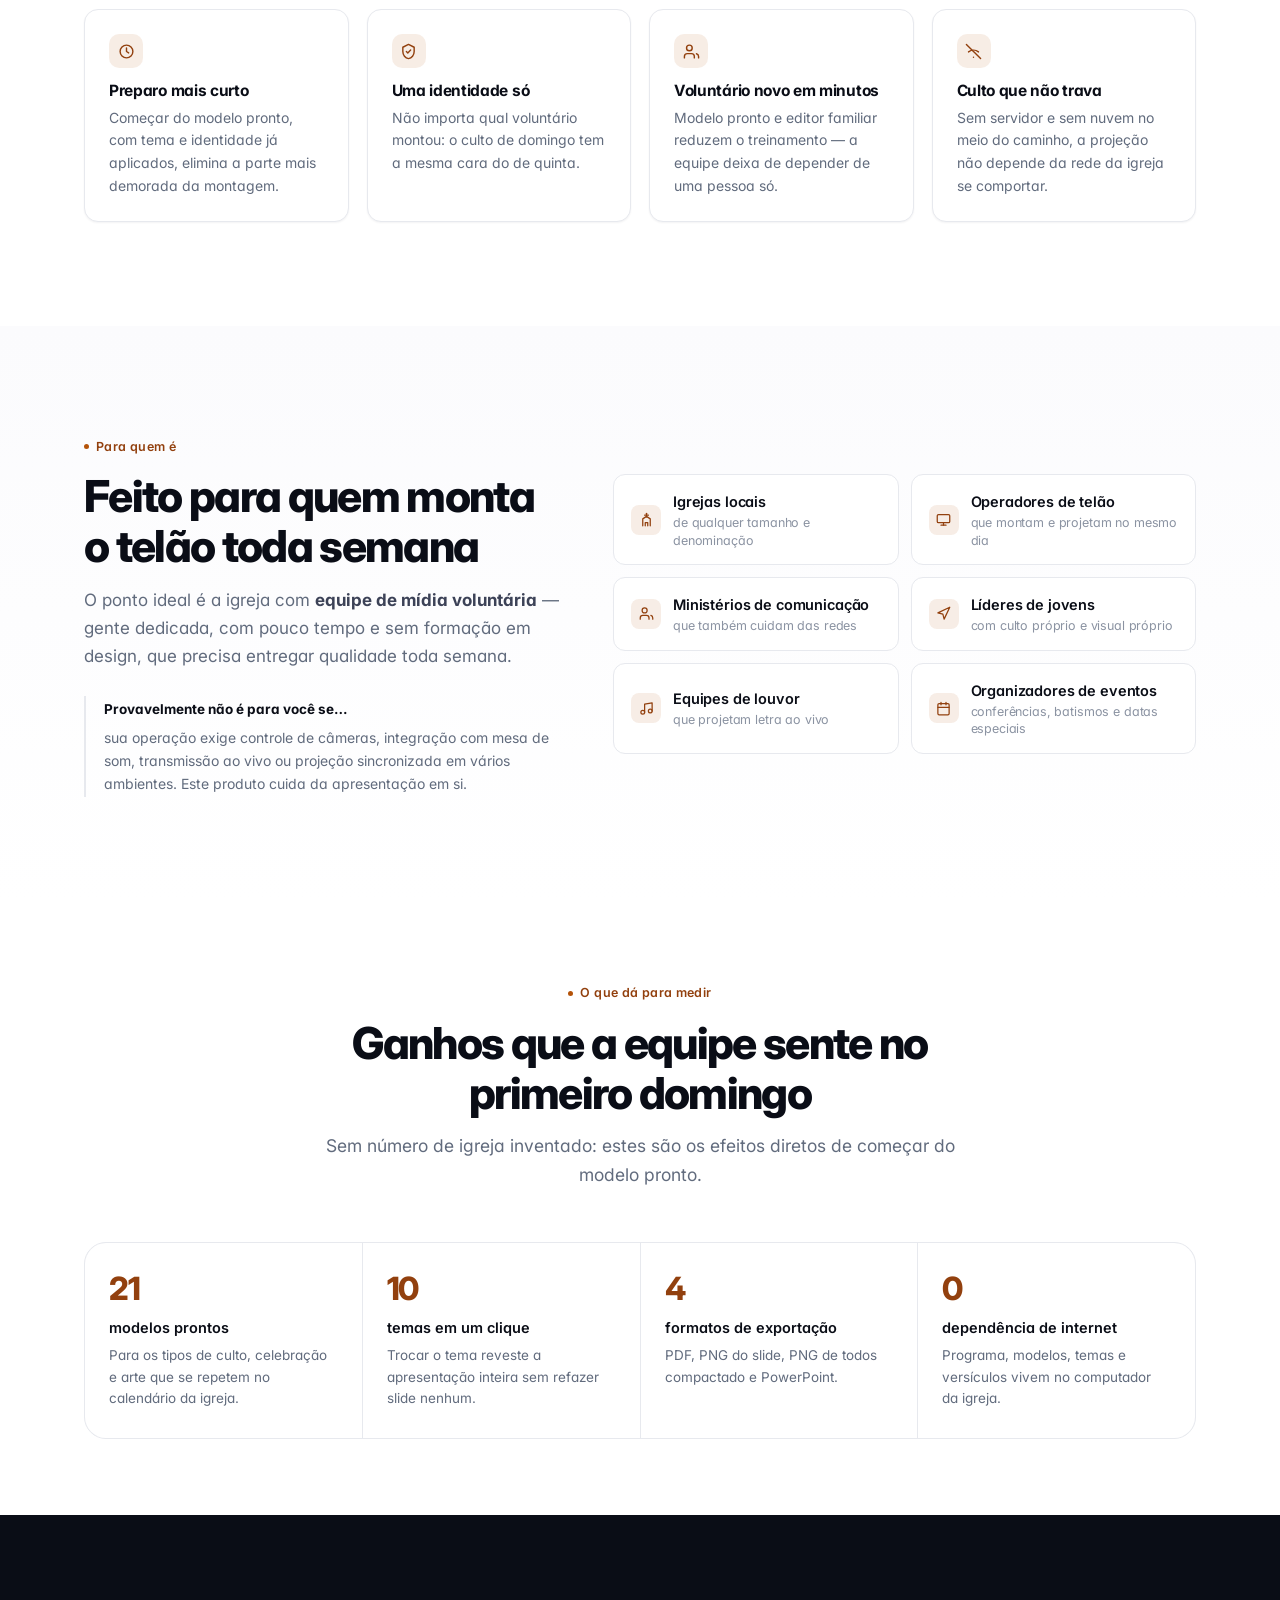
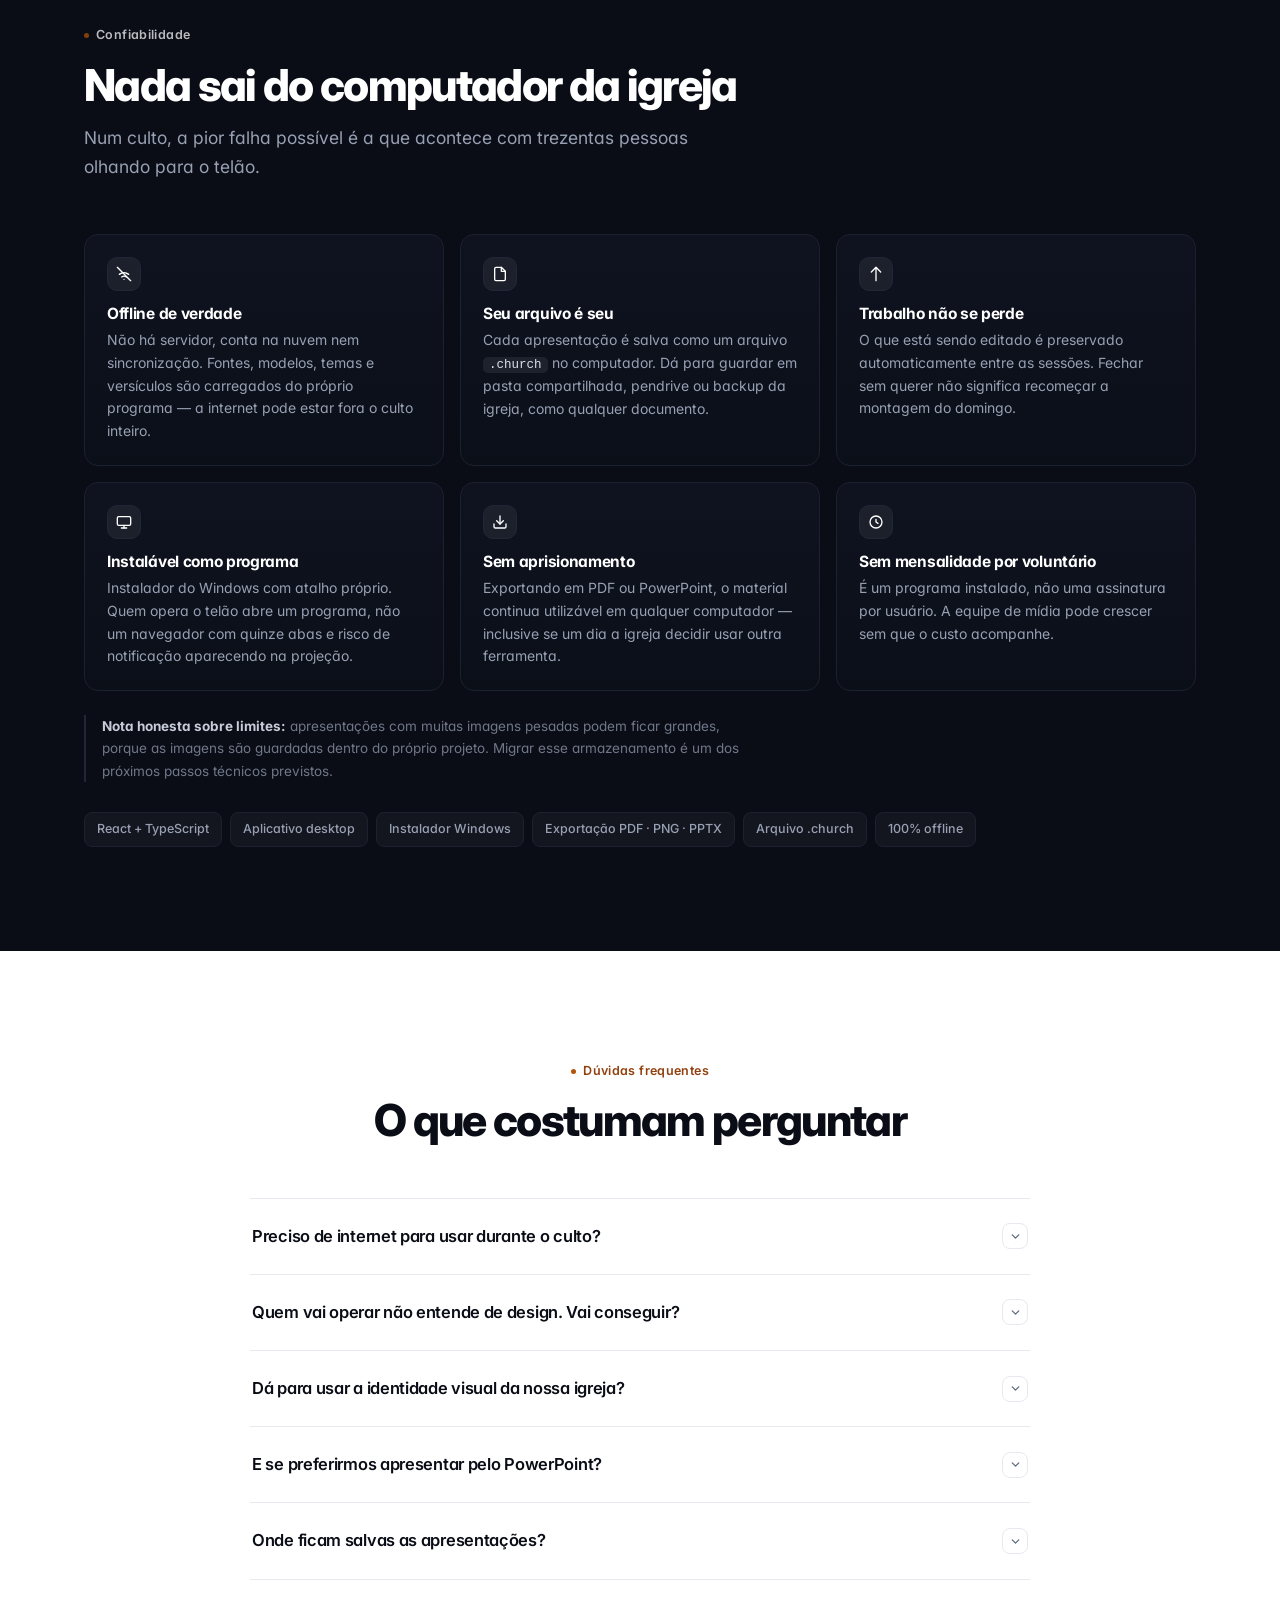
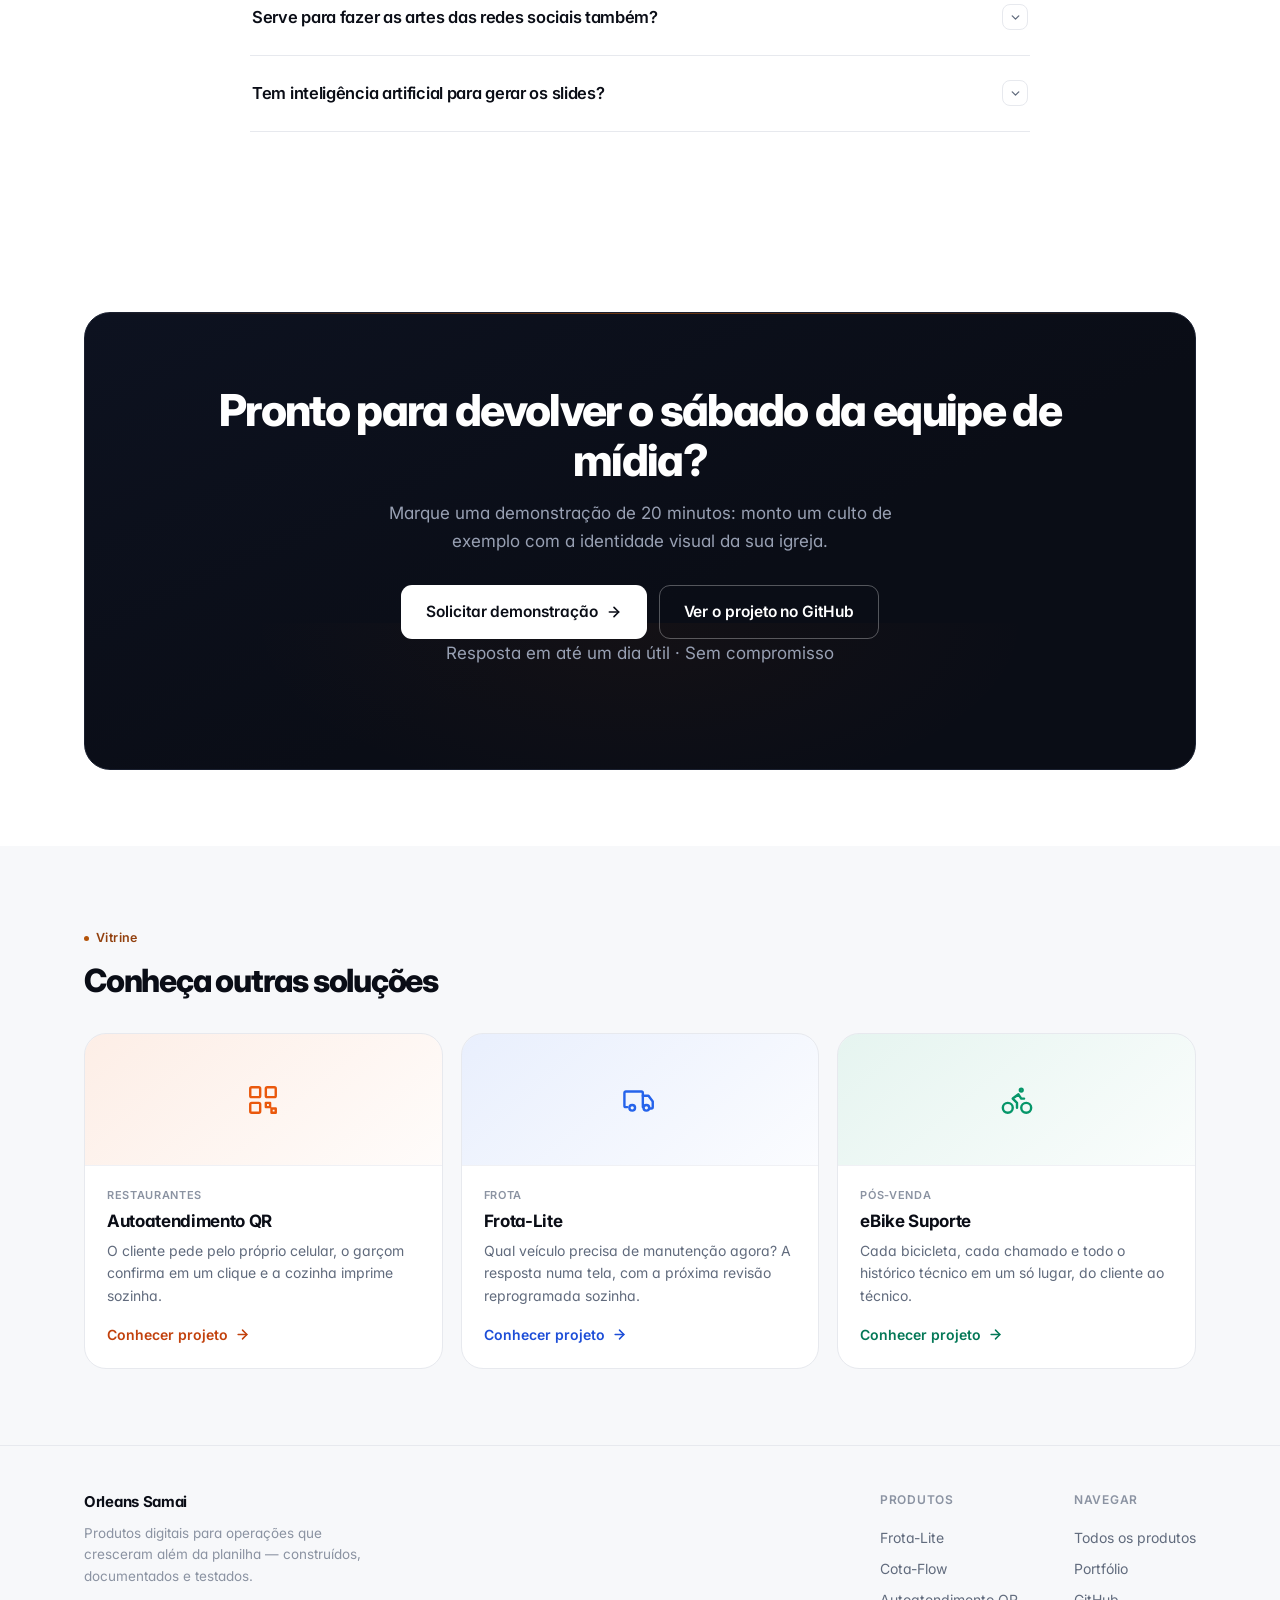
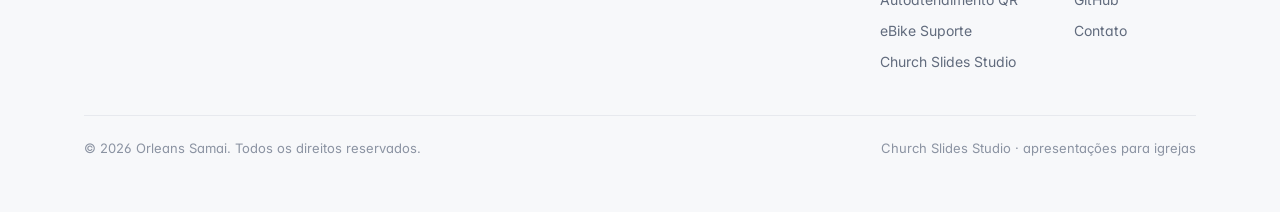
<file: projetos/church-slides/index.html>
<!doctype html>
<html lang="pt-BR">
<head>
<meta charset="utf-8">
<meta name="viewport" content="width=device-width, initial-scale=1">
<title>Church Slides Studio | Apresentações prontas para o culto</title>
<meta name="description" content="Editor offline de slides para igrejas: 21 modelos de culto, 10 temas, biblioteca de versículos, modo apresentação com cronômetro e notas, e exportação para PDF, PNG e PowerPoint. Roda 100% no computador da igreja.">
<link rel="canonical" href="https://orleanss777-sys.github.io/projetos/church-slides/">
<meta name="theme-color" content="#b45309">
<link rel="icon" href="data:image/svg+xml,<svg xmlns='http://www.w3.org/2000/svg' viewBox='0 0 100 100'><rect width='100' height='100' rx='24' fill='%23b45309'/><rect x='22' y='30' width='56' height='34' rx='4' fill='white'/><rect x='46' y='64' width='8' height='9' fill='white'/></svg>">

<meta property="og:type" content="website">
<meta property="og:site_name" content="Orleans Samai · Produtos">
<meta property="og:locale" content="pt_BR">
<meta property="og:title" content="Church Slides Studio | Apresentações prontas para o culto">
<meta property="og:description" content="Slides bonitos sem transformar cada domingo num projeto de design. Modelos, temas, versículos e modo apresentação — tudo offline.">
<meta property="og:url" content="https://orleanss777-sys.github.io/projetos/church-slides/">
<meta name="twitter:card" content="summary">

<link rel="preconnect" href="https://fonts.googleapis.com">
<link rel="preconnect" href="https://fonts.gstatic.com" crossorigin>
<link href="https://fonts.googleapis.com/css2?family=Inter:wght@400;500;600;700;800&amp;family=JetBrains+Mono:wght@400;500&amp;family=Fraunces:opsz,wght@9..144,400;9..144,600&amp;display=swap" rel="stylesheet">
<link rel="stylesheet" href="../../assets/css/produtos.css">
<script>document.documentElement.classList.add('js')</script>
<style>
  :root{
    --accent:#b45309;
    --accent-ink:#92400e;
    --accent-soft:rgba(180,83,9,.10);
    --accent-line:rgba(180,83,9,.24);
  }
  .serif{font-family:"Fraunces","Iowan Old Style",Georgia,serif}

  /* ---------- o telão ---------- */
  .cs-hall{
    position:relative;border-radius:20px;padding:26px 26px 30px;
    background:linear-gradient(175deg,#131720 0%,#090b11 70%);
    border:1px solid #1d2230;box-shadow:var(--sh-4);
  }
  .cs-hall::after{
    content:"";position:absolute;left:12%;right:12%;bottom:9px;height:22px;border-radius:50%;
    background:radial-gradient(ellipse at center,rgba(180,83,9,.30),transparent 70%);filter:blur(7px);
  }
  .cs-screen{
    aspect-ratio:16/9;border-radius:10px;overflow:hidden;position:relative;
    box-shadow:0 0 0 1px rgba(255,255,255,.07), 0 20px 60px -20px rgba(180,83,9,.45);
  }
  .cs-slide{position:absolute;inset:0;display:grid;place-items:center;text-align:center;padding:8%}
  .cs-slide.verse{background:linear-gradient(150deg,#1c2436,#0d1119 65%)}
  .cs-slide.verse::before{
    content:"";position:absolute;inset:0;
    background:radial-gradient(70% 60% at 50% 22%,rgba(180,83,9,.22),transparent 70%);
  }
  .cs-slide .inner{position:relative;z-index:1;max-width:88%}
  .cs-slide .txt{
    color:#f4f1ea;font-size:clamp(13px,2.05vw,25px);line-height:1.42;letter-spacing:-.012em;
    text-shadow:0 2px 18px rgba(0,0,0,.55);
  }
  .cs-slide .ref{
    display:block;margin-top:clamp(9px,1.5vw,20px);color:#e0a458;
    font-size:clamp(9px,1.05vw,13px);letter-spacing:.2em;text-transform:uppercase;font-weight:600;
  }
  .cs-hall-foot{display:flex;align-items:center;justify-content:space-between;gap:12px;margin-top:16px}
  .cs-hall-foot .who{display:flex;align-items:center;gap:9px;color:#7e8798;font-size:11.5px}
  .cs-hall-foot .who i{width:7px;height:7px;border-radius:50%;background:#3fb950;display:block;flex:none}
  .cs-hall-foot .keys{display:flex;gap:5px}
  .cs-hall-foot .keys span{
    font-size:9.5px;color:#8b93a4;border:1px solid #232939;border-radius:5px;padding:2px 7px;
    font-family:"JetBrains Mono",monospace;background:rgba(255,255,255,.02);
  }

  /* ---------- galeria de slides ---------- */
  .cs-gal{display:grid;grid-template-columns:repeat(3,1fr);gap:16px}
  @media(max-width:860px){.cs-gal{grid-template-columns:repeat(2,1fr)}}
  @media(max-width:560px){.cs-gal{grid-template-columns:1fr}}
  .cs-card{border-radius:13px;overflow:hidden;border:1px solid var(--line);background:#fff;box-shadow:var(--sh-2);
    transition:transform .22s var(--ease),box-shadow .22s var(--ease)}
  .cs-card:hover{transform:translateY(-4px);box-shadow:var(--sh-3)}
  .cs-mini{aspect-ratio:16/9;display:grid;place-items:center;text-align:center;padding:9%;position:relative;overflow:hidden}
  .cs-mini b{position:relative;z-index:1;display:block;line-height:1.28}
  .cs-mini small{position:relative;z-index:1;display:block;margin-top:6px;font-size:8.5px;letter-spacing:.18em;text-transform:uppercase;opacity:.82}
  .cs-cap{padding:11px 14px;display:flex;align-items:center;justify-content:space-between;gap:8px;
    font-size:12.5px;color:var(--ink-3);border-top:1px solid var(--line-soft)}
  .cs-cap b{color:var(--ink);font-size:13px;font-weight:600}

  /* temas dos mini-slides */
  .t-elegante{background:linear-gradient(150deg,#1b2030,#0c0f16);color:#f2ede3}
  .t-elegante b{font-size:clamp(11px,1.5vw,16px)}
  .t-dourado{background:linear-gradient(150deg,#2a1f0d,#120c04);color:#f6e2bd}
  .t-dourado b{font-size:clamp(11px,1.5vw,16px)}
  .t-clean{background:linear-gradient(150deg,#fdfcfa,#f1eee7);color:#1d2430}
  .t-clean b{font-size:clamp(11px,1.5vw,16px)}
  .t-juventude{background:linear-gradient(150deg,#2d1b52,#151029);color:#ece5ff}
  .t-juventude b{font-size:clamp(11px,1.5vw,16px)}
  .t-azul{background:linear-gradient(150deg,#0f2a4a,#08111f);color:#e4eefb}
  .t-azul b{font-size:clamp(11px,1.5vw,16px)}
  .t-minimal{background:#fff;color:#12151c;border-bottom:1px solid var(--line-soft)}
  .t-minimal b{font-size:clamp(11px,1.5vw,16px)}

  /* ---------- editor ---------- */
  .cs-editor{display:grid;grid-template-columns:78px 1fr 148px;min-height:0;background:#0e121b}
  .cs-thumbs{padding:9px;display:flex;flex-direction:column;gap:7px;border-right:1px solid #1b2130;background:#0b0e16}
  .cs-thumb{aspect-ratio:16/9;border-radius:5px;display:grid;place-items:center;font-size:7.5px;color:#7e8798;
    background:#151a26;border:1px solid #1e2432}
  .cs-thumb.on{border-color:var(--accent);box-shadow:0 0 0 1px var(--accent)}
  .cs-stage{padding:16px;display:grid;place-items:center;background:
    linear-gradient(#0e121b,#0e121b) padding-box,
    repeating-conic-gradient(#141926 0% 25%, #10141e 0% 50%) 0/16px 16px}
  .cs-props{padding:11px;border-left:1px solid #1b2130;background:#0b0e16;display:flex;flex-direction:column;gap:8px}
  .cs-props .lbl{font-size:8.5px;letter-spacing:.11em;text-transform:uppercase;color:#5f6879}
  .cs-props .fld{border:1px solid #1e2432;border-radius:6px;padding:5px 8px;font-size:10px;color:#c3cad6;background:#131824}
  .cs-props .sw{display:flex;gap:5px}
  .cs-props .sw i{width:17px;height:17px;border-radius:5px;display:block;border:1px solid #232937}
  @media(max-width:760px){.cs-editor{grid-template-columns:1fr}.cs-thumbs,.cs-props{display:none}}
</style>
</head>
<body>

<header class="pnav">
  <div class="wrap pnav-in">
    <a class="pbrand" href="../">
      <span class="pmark"><svg viewBox="0 0 24 24" fill="none" stroke="currentColor" stroke-width="2" stroke-linecap="round" stroke-linejoin="round"><rect x="2" y="4" width="20" height="13" rx="2"/><path d="M12 17v4"/><path d="M8 21h8"/></svg></span>
      <span class="pbrand-txt"><b>Church Slides Studio</b><small>Apresentações para cultos e eventos</small></span>
    </a>
    <nav class="pnav-links">
      <a href="#problema">O problema</a>
      <a href="#como">Como funciona</a>
      <a href="#recursos">Recursos</a>
      <a href="#telas">Galeria</a>
      <a href="#confianca">Confiabilidade</a>
      <a href="#faq">Dúvidas</a>
    </nav>
    <div class="pnav-right">
      <a class="pnav-back" href="../">← Produtos</a>
      <a class="btn btn-p" href="mailto:orleanssamai128@gmail.com?subject=Demonstra%C3%A7%C3%A3o%20do%20Church%20Slides%20Studio&amp;body=Ol%C3%A1%2C%20Orleans.%20Gostaria%20de%20ver%20uma%20demonstra%C3%A7%C3%A3o%20do%20Church%20Slides%20Studio.%0A%0AIgreja%3A%0AQuem%20opera%20o%20tel%C3%A3o%20hoje%3A%0AMelhor%20hor%C3%A1rio%20para%20contato%3A">Solicitar demonstração</a>
    </div>
  </div>
</header>

<main>

<!-- ════════════════ HERO ════════════════ -->
<section class="hero">
  <div class="wrap hero-grid">
    <div>
      <span class="pill rv">
        <svg viewBox="0 0 24 24" fill="none" stroke="currentColor" stroke-width="2.2" stroke-linecap="round" stroke-linejoin="round"><rect x="2" y="4" width="20" height="13" rx="2"/><path d="M12 17v4"/><path d="M8 21h8"/></svg>
        Para equipes de mídia e projeção de igrejas
      </span>
      <h1 class="rv">Slides bonitos sem transformar cada culto num projeto de design.</h1>
      <p class="sub rv">
        Sábado à noite, alguém abre um editor de apresentações do zero e passa três horas alinhando caixa
        de texto. O Church Slides Studio começa <strong>do modelo pronto</strong> — culto, avisos, ceia,
        letra, batismo — com a identidade visual da sua igreja já aplicada.
      </p>
      <div class="btn-row rv">
        <a class="btn btn-p btn-lg" href="mailto:orleanssamai128@gmail.com?subject=Demonstra%C3%A7%C3%A3o%20do%20Church%20Slides%20Studio&amp;body=Ol%C3%A1%2C%20Orleans.%20Gostaria%20de%20ver%20uma%20demonstra%C3%A7%C3%A3o%20do%20Church%20Slides%20Studio.%0A%0AIgreja%3A%0AQuem%20opera%20o%20tel%C3%A3o%20hoje%3A%0AMelhor%20hor%C3%A1rio%20para%20contato%3A">
          Solicitar demonstração
          <svg viewBox="0 0 24 24" fill="none" stroke="currentColor" stroke-width="2.4" stroke-linecap="round" stroke-linejoin="round"><path d="M5 12h14"/><path d="m12 5 7 7-7 7"/></svg>
        </a>
        <a class="btn btn-s btn-lg" href="#telas">Ver exemplos</a>
      </div>
      <p class="hero-note rv">
        <svg width="15" height="15" viewBox="0 0 24 24" fill="none" stroke="currentColor" stroke-width="2.2" stroke-linecap="round" stroke-linejoin="round" style="color:var(--ok)"><path d="M20 6 9 17l-5-5"/></svg>
        <b>Roda 100% offline.</b> A internet da igreja pode cair no meio do culto — o telão continua.
      </p>
    </div>

    <div class="rv-mk">
      <div class="cs-hall">
        <div class="cs-screen">
          <div class="cs-slide verse">
            <div class="inner">
              <p class="txt serif">“O Senhor é o meu pastor; nada me faltará.”</p>
              <span class="ref">Salmos 23:1</span>
            </div>
          </div>
        </div>
        <div class="cs-hall-foot">
          <span class="who"><i></i> Modo apresentação · slide 4 de 18 · 00:12:34</span>
          <span class="keys"><span>←</span><span>→</span><span>B</span><span>Esc</span></span>
        </div>
      </div>
    </div>
  </div>
</section>

<!-- ════════════════ PROBLEMA ════════════════ -->
<section class="sec sec-soft" id="problema">
  <div class="wrap">
    <div class="sec-head rv">
      <span class="eyebrow"><i></i> O problema</span>
      <h2>O telão consome a semana de quem serve</h2>
      <p>O trabalho é voluntário. A cobrança por qualidade, não.</p>
    </div>

    <div class="prob-grid">
      <div class="prob rv">
        <div class="x"><svg viewBox="0 0 24 24" fill="none" stroke="currentColor" stroke-width="2.2" stroke-linecap="round"><path d="M18 6 6 18"/><path d="m6 6 12 12"/></svg></div>
        <h3>Sempre começando do zero</h3>
        <p>Toda semana é o mesmo ritual: abrir arquivo em branco, escolher fonte, alinhar caixa de texto, escurecer a foto de fundo. De novo.</p>
      </div>
      <div class="prob rv">
        <div class="x"><svg viewBox="0 0 24 24" fill="none" stroke="currentColor" stroke-width="2.2" stroke-linecap="round"><path d="M18 6 6 18"/><path d="m6 6 12 12"/></svg></div>
        <h3>Cada domingo com uma cara</h3>
        <p>Um voluntário usa uma fonte, outro usa outra. Em três meses, a igreja tem cinco identidades visuais diferentes no mesmo telão.</p>
      </div>
      <div class="prob rv">
        <div class="x"><svg viewBox="0 0 24 24" fill="none" stroke="currentColor" stroke-width="2.2" stroke-linecap="round"><path d="M18 6 6 18"/><path d="m6 6 12 12"/></svg></div>
        <h3>Versículo digitado à mão</h3>
        <p>Copiar de um site, colar, corrigir a formatação, conferir a referência. Multiplicado por cinco versículos, é meia hora por culto.</p>
      </div>
      <div class="prob rv">
        <div class="x"><svg viewBox="0 0 24 24" fill="none" stroke="currentColor" stroke-width="2.2" stroke-linecap="round"><path d="M18 6 6 18"/><path d="m6 6 12 12"/></svg></div>
        <h3>Wi-Fi da igreja no meio do culto</h3>
        <p>Ferramenta online é ótima até a rede oscilar durante o louvor. Aí o telão trava com todo mundo olhando.</p>
      </div>
      <div class="prob rv">
        <div class="x"><svg viewBox="0 0 24 24" fill="none" stroke="currentColor" stroke-width="2.2" stroke-linecap="round"><path d="M18 6 6 18"/><path d="m6 6 12 12"/></svg></div>
        <h3>Arquivo que só um voluntário tem</h3>
        <p>Está no computador dele, na conta dele, com a senha dele. Faltou no domingo, a equipe recomeça do zero.</p>
      </div>
      <div class="prob rv">
        <div class="x"><svg viewBox="0 0 24 24" fill="none" stroke="currentColor" stroke-width="2.2" stroke-linecap="round"><path d="M18 6 6 18"/><path d="m6 6 12 12"/></svg></div>
        <h3>Arte de divulgação como tarefa extra</h3>
        <p>Depois dos slides, ainda falta o post do evento no feed e o convite no story — normalmente em outro programa.</p>
      </div>
    </div>
  </div>
</section>

<!-- ════════════════ SOLUÇÃO ════════════════ -->
<section class="sec">
  <div class="wrap">
    <div class="sec-head center rv">
      <span class="eyebrow"><i></i> A solução</span>
      <h2>Começar pronto, ajustar o que importa</h2>
      <p>O modelo já vem montado. O tema já vem escolhido. Sobra tempo para o conteúdo do culto.</p>
    </div>

    <div class="ba">
      <div class="ba-col before rv">
        <span class="ba-tag">Antes</span>
        <h3>Três horas no sábado</h3>
        <ul class="ba-list">
          <li><svg viewBox="0 0 24 24" fill="none" stroke="currentColor" stroke-width="2.2" stroke-linecap="round"><path d="M18 6 6 18"/><path d="m6 6 12 12"/></svg> Arquivo em branco toda semana</li>
          <li><svg viewBox="0 0 24 24" fill="none" stroke="currentColor" stroke-width="2.2" stroke-linecap="round"><path d="M18 6 6 18"/><path d="m6 6 12 12"/></svg> Cada voluntário com um estilo</li>
          <li><svg viewBox="0 0 24 24" fill="none" stroke="currentColor" stroke-width="2.2" stroke-linecap="round"><path d="M18 6 6 18"/><path d="m6 6 12 12"/></svg> Versículo copiado e reformatado</li>
          <li><svg viewBox="0 0 24 24" fill="none" stroke="currentColor" stroke-width="2.2" stroke-linecap="round"><path d="M18 6 6 18"/><path d="m6 6 12 12"/></svg> Dependendo da internet no culto</li>
          <li><svg viewBox="0 0 24 24" fill="none" stroke="currentColor" stroke-width="2.2" stroke-linecap="round"><path d="M18 6 6 18"/><path d="m6 6 12 12"/></svg> Arte do evento em outro programa</li>
        </ul>
      </div>

      <div class="ba-arrow rv">
        <svg viewBox="0 0 24 24" fill="none" stroke="currentColor" stroke-width="2" stroke-linecap="round" stroke-linejoin="round"><path d="M5 12h14"/><path d="m12 5 7 7-7 7"/></svg>
      </div>

      <div class="ba-col after rv">
        <span class="ba-tag">Com o Church Slides Studio</span>
        <h3>Meia hora e está pronto</h3>
        <ul class="ba-list">
          <li><svg viewBox="0 0 24 24" fill="none" stroke="currentColor" stroke-width="2.4" stroke-linecap="round" stroke-linejoin="round"><path d="M20 6 9 17l-5-5"/></svg> 21 modelos prontos para o tipo de culto</li>
          <li><svg viewBox="0 0 24 24" fill="none" stroke="currentColor" stroke-width="2.4" stroke-linecap="round" stroke-linejoin="round"><path d="M20 6 9 17l-5-5"/></svg> Identidade da igreja aplicada em todos</li>
          <li><svg viewBox="0 0 24 24" fill="none" stroke="currentColor" stroke-width="2.4" stroke-linecap="round" stroke-linejoin="round"><path d="M20 6 9 17l-5-5"/></svg> Versículo buscado e inserido já formatado</li>
          <li><svg viewBox="0 0 24 24" fill="none" stroke="currentColor" stroke-width="2.4" stroke-linecap="round" stroke-linejoin="round"><path d="M20 6 9 17l-5-5"/></svg> Tudo no computador, sem depender de rede</li>
          <li><svg viewBox="0 0 24 24" fill="none" stroke="currentColor" stroke-width="2.4" stroke-linecap="round" stroke-linejoin="round"><path d="M20 6 9 17l-5-5"/></svg> Artes de feed e story no mesmo lugar</li>
        </ul>
      </div>
    </div>
  </div>
</section>

<!-- ════════════════ COMO FUNCIONA ════════════════ -->
<section class="sec sec-tint" id="como">
  <div class="wrap">
    <div class="sec-head rv">
      <span class="eyebrow"><i></i> Como funciona</span>
      <h2>Do modelo ao telão</h2>
      <p>Três passos entre abrir o programa e projetar — e o terceiro é apertar F5.</p>
    </div>

    <div class="steps three">
      <div class="step rv">
        <div class="n">01</div>
        <h3>Escolha o modelo</h3>
        <p>Culto de domingo, avisos, santa ceia, letra de louvor, batismo, missões, Natal, Páscoa… ou comece em branco, se preferir.</p>
      </div>
      <div class="step rv">
        <div class="n">02</div>
        <h3>Edite como no Canva</h3>
        <p>Arraste, redimensione, troque o texto com dois cliques. As guias de centro alinham sozinhas — sem precisar acertar no olho.</p>
      </div>
      <div class="step rv">
        <div class="n">03</div>
        <h3>Apresente ou exporte</h3>
        <p>F5 abre o modo tela cheia com cronômetro e notas do pregador. Ou exporte em PDF, PNG e PowerPoint para quem preferir.</p>
      </div>
    </div>
  </div>
</section>

<!-- ════════════════ GALERIA ════════════════ -->
<section class="sec" id="telas">
  <div class="wrap">
    <div class="sec-head rv">
      <span class="eyebrow"><i></i> Galeria</span>
      <h2>O mesmo culto, dez identidades possíveis</h2>
      <p>Os temas mudam fundo, cores e tipografia de todos os slides com um clique — sem refazer nada.</p>
    </div>

    <div class="cs-gal">
      <div class="cs-card rv">
        <div class="cs-mini t-elegante">
          <b class="serif">“Vinde a mim, todos os que estais cansados e oprimidos, e eu vos aliviarei.”</b>
          <small>Mateus 11:28</small>
        </div>
        <div class="cs-cap"><b>Versículo</b><span>tema Elegante</span></div>
      </div>
      <div class="cs-card rv">
        <div class="cs-mini t-clean">
          <b>Culto de Domingo</b>
          <small>18h · Bem-vindos</small>
        </div>
        <div class="cs-cap"><b>Abertura</b><span>tema Clean</span></div>
      </div>
      <div class="cs-card rv">
        <div class="cs-mini t-dourado">
          <b class="serif">Santa Ceia</b>
          <small>“Fazei isto em memória de mim”</small>
        </div>
        <div class="cs-cap"><b>Ceia</b><span>tema Dourado</span></div>
      </div>
      <div class="cs-card rv">
        <div class="cs-mini t-juventude">
          <b>Culto de Jovens<br>Sexta · 20h</b>
          <small>Traga um amigo</small>
        </div>
        <div class="cs-cap"><b>Evento</b><span>tema Juventude</span></div>
      </div>
      <div class="cs-card rv">
        <div class="cs-mini t-azul">
          <b>Grande é o Senhor<br>e mui digno de louvor</b>
          <small>Letra · estrofe 1</small>
        </div>
        <div class="cs-cap"><b>Louvor</b><span>tema Azul</span></div>
      </div>
      <div class="cs-card rv">
        <div class="cs-mini t-minimal">
          <b>Avisos da semana</b>
          <small>Ensaio quinta · Ceia domingo</small>
        </div>
        <div class="cs-cap"><b>Avisos</b><span>tema Minimalista</span></div>
      </div>
    </div>

    <!-- editor -->
    <div class="show" style="margin-top:86px">
      <div class="show-txt rv">
        <h3>O editor</h3>
        <p>Quem já mexeu em qualquer editor de arte se encontra em cinco minutos — e é isso que permite treinar um voluntário novo sem manual.</p>
        <ul class="show-pts">
          <li><svg viewBox="0 0 24 24" fill="none" stroke="currentColor" stroke-width="2.4" stroke-linecap="round" stroke-linejoin="round"><path d="M20 6 9 17l-5-5"/></svg><span>Arrastar, redimensionar, camadas, duplicar e <b>bloquear</b> o que não pode sair do lugar.</span></li>
          <li><svg viewBox="0 0 24 24" fill="none" stroke="currentColor" stroke-width="2.4" stroke-linecap="round" stroke-linejoin="round"><path d="M20 6 9 17l-5-5"/></svg><span><b>Guias de centro</b> que encaixam sozinhas — o texto para de ficar torto.</span></li>
          <li><svg viewBox="0 0 24 24" fill="none" stroke="currentColor" stroke-width="2.4" stroke-linecap="round" stroke-linejoin="round"><path d="M20 6 9 17l-5-5"/></svg><span>Fundo em cor, degradê ou imagem, com escurecimento e opção de <b>aplicar a todos os slides</b>.</span></li>
          <li><svg viewBox="0 0 24 24" fill="none" stroke="currentColor" stroke-width="2.4" stroke-linecap="round" stroke-linejoin="round"><path d="M20 6 9 17l-5-5"/></svg><span>Atalhos de verdade: <b>Ctrl+D</b> duplica, <b>Ctrl+S</b> salva, <b>F5</b> apresenta.</span></li>
        </ul>
      </div>
      <div class="show-vis rv-mk">
        <div class="mk">
          <div class="mk-bar" style="background:#0b0e16;border-color:#1b2130">
            <span class="mk-dots"><i></i><i></i><i></i></span>
            <span class="mk-url mono" style="background:#131824;border-color:#1e2432;color:#7e8798">Culto de Domingo · 18 slides — Church Slides Studio</span>
          </div>
          <div class="cs-editor">
            <div class="cs-thumbs">
              <div class="cs-thumb">1</div>
              <div class="cs-thumb">2</div>
              <div class="cs-thumb">3</div>
              <div class="cs-thumb on">4</div>
              <div class="cs-thumb">5</div>
              <div class="cs-thumb">6</div>
            </div>
            <div class="cs-stage">
              <div style="width:100%;border-radius:6px;overflow:hidden;box-shadow:0 0 0 1px rgba(180,83,9,.55),0 14px 40px -14px rgba(0,0,0,.9)">
                <div class="cs-screen" style="border-radius:0;box-shadow:none">
                  <div class="cs-slide verse">
                    <div class="inner">
                      <p class="txt serif">“O Senhor é o meu pastor; nada me faltará.”</p>
                      <span class="ref">Salmos 23:1</span>
                    </div>
                  </div>
                </div>
              </div>
            </div>
            <div class="cs-props">
              <span class="lbl">Texto</span>
              <span class="fld">Fraunces · 54 px</span>
              <span class="fld">Centralizado · sombra</span>
              <span class="lbl" style="margin-top:4px">Tema</span>
              <span class="sw">
                <i style="background:#1b2030"></i><i style="background:#b45309"></i>
                <i style="background:#f2ede3"></i><i style="background:#2d1b52"></i>
              </span>
              <span class="lbl" style="margin-top:4px">Fundo</span>
              <span class="fld">Degradê · 38% escuro</span>
              <span class="fld" style="color:var(--accent);border-color:rgba(180,83,9,.5)">Aplicar a todos</span>
            </div>
          </div>
        </div>
      </div>
    </div>

    <!-- versículos -->
    <div class="show flip" style="margin-bottom:0">
      <div class="show-txt rv">
        <h3>Biblioteca de versículos</h3>
        <p>Busca por referência, por palavra do texto ou por tema — e o versículo entra no slide já formatado, com a referência no lugar certo.</p>
        <ul class="show-pts">
          <li><svg viewBox="0 0 24 24" fill="none" stroke="currentColor" stroke-width="2.4" stroke-linecap="round" stroke-linejoin="round"><path d="M20 6 9 17l-5-5"/></svg><span>Funciona <b>sem internet</b> — a biblioteca vive dentro do programa.</span></li>
          <li><svg viewBox="0 0 24 24" fill="none" stroke="currentColor" stroke-width="2.4" stroke-linecap="round" stroke-linejoin="round"><path d="M20 6 9 17l-5-5"/></svg><span>Busca por tema ajuda quando o pregador pede “algo sobre coragem”.</span></li>
          <li><svg viewBox="0 0 24 24" fill="none" stroke="currentColor" stroke-width="2.4" stroke-linecap="round" stroke-linejoin="round"><path d="M20 6 9 17l-5-5"/></svg><span>Texto base em <b>domínio público</b> (Almeida clássica), ampliável pela própria igreja.</span></li>
        </ul>
      </div>
      <div class="show-vis rv-mk">
        <div class="mk">
          <div class="mk-bar"><span class="mk-dots"><i></i><i></i><i></i></span><span class="mk-url mono">Biblioteca de versículos · buscar “coragem”</span></div>
          <div class="mk-body">
            <div class="mk-row">
              <span class="ic" style="background:var(--accent-soft);color:var(--accent-ink)"><svg viewBox="0 0 24 24" fill="none" stroke="currentColor" stroke-width="2" stroke-linecap="round"><path d="M4 19.5V4a2 2 0 0 1 2-2h13v18H6a2 2 0 0 0-2 2Z"/></svg></span>
              <span class="tx"><b>Josué 1:9</b><span>“Esforça-te e tem bom ânimo; não temas…”</span></span>
              <span class="rt"><span class="st st-acc">coragem</span></span>
            </div>
            <div class="mk-row">
              <span class="ic" style="background:var(--accent-soft);color:var(--accent-ink)"><svg viewBox="0 0 24 24" fill="none" stroke="currentColor" stroke-width="2" stroke-linecap="round"><path d="M4 19.5V4a2 2 0 0 1 2-2h13v18H6a2 2 0 0 0-2 2Z"/></svg></span>
              <span class="tx"><b>Isaías 41:10</b><span>“Não temas, porque eu sou contigo…”</span></span>
              <span class="rt"><span class="st st-acc">coragem</span></span>
            </div>
            <div class="mk-row" style="margin-bottom:0">
              <span class="ic" style="background:var(--accent-soft);color:var(--accent-ink)"><svg viewBox="0 0 24 24" fill="none" stroke="currentColor" stroke-width="2" stroke-linecap="round"><path d="M4 19.5V4a2 2 0 0 1 2-2h13v18H6a2 2 0 0 0-2 2Z"/></svg></span>
              <span class="tx"><b>Filipenses 4:13</b><span>“Posso todas as coisas naquele que me fortalece.”</span></span>
              <span class="rt"><span class="st st-neutral">força</span></span>
            </div>
            <div style="margin-top:14px;padding:11px 13px;border-radius:10px;background:var(--accent-soft);border:1px solid var(--accent-line);font-size:11.5px;color:var(--accent-ink)">
              Clicar insere o versículo no slide já com a tipografia do tema aplicada.
            </div>
          </div>
        </div>
      </div>
    </div>
  </div>
</section>

<!-- ════════════════ RECURSOS ════════════════ -->
<section class="sec sec-soft" id="recursos">
  <div class="wrap">
    <div class="sec-head rv">
      <span class="eyebrow"><i></i> Recursos</span>
      <h2>O que está pronto e funcionando</h2>
      <p>Tudo abaixo já existe no programa hoje — o que ainda está no plano fica claramente separado.</p>
    </div>

    <div class="feat-grid">
      <div class="feat rv">
        <div class="ic"><svg viewBox="0 0 24 24" fill="none" stroke="currentColor" stroke-width="2" stroke-linecap="round" stroke-linejoin="round"><rect x="3" y="3" width="7" height="7" rx="1"/><rect x="14" y="3" width="7" height="7" rx="1"/><rect x="3" y="14" width="7" height="7" rx="1"/><rect x="14" y="14" width="7" height="7" rx="1"/></svg></div>
        <h3>21 modelos de igreja</h3>
        <p>Culto de domingo, avisos, santa ceia, louvor com letra, jovens, família, casamento, batismo, dízimos, missões, ministérios, conferência, Natal, Páscoa, boas-vindas e encerramento.</p>
      </div>
      <div class="feat rv">
        <div class="ic"><svg viewBox="0 0 24 24" fill="none" stroke="currentColor" stroke-width="2" stroke-linecap="round" stroke-linejoin="round"><circle cx="13.5" cy="6.5" r=".5"/><circle cx="17.5" cy="10.5" r=".5"/><circle cx="8.5" cy="7.5" r=".5"/><circle cx="6.5" cy="12.5" r=".5"/><path d="M12 2a10 10 0 0 0 0 20 2.5 2.5 0 0 0 0-5 2.5 2.5 0 0 1 0-5h3a5 5 0 0 0 5-5c0-3-3.5-5-8-5Z"/></svg></div>
        <h3>10 temas em um clique</h3>
        <p>Minimalista, Elegante, Escuro, Azul, Dourado, Pentecostal, Juventude, Natal, Páscoa e Clean. Trocar o tema reveste a apresentação inteira.</p>
      </div>
      <div class="feat rv">
        <div class="ic"><svg viewBox="0 0 24 24" fill="none" stroke="currentColor" stroke-width="2" stroke-linecap="round" stroke-linejoin="round"><path d="M12 2 4 6v6c0 5 3.4 9.4 8 10 4.6-.6 8-5 8-10V6l-8-4Z"/></svg></div>
        <h3>Identidade da sua igreja</h3>
        <p>Nome, logo, cores e fontes definidos uma vez e aplicados nos modelos. O telão passa a ter uma cara só, independentemente de quem montou.</p>
      </div>
      <div class="feat rv">
        <div class="ic"><svg viewBox="0 0 24 24" fill="none" stroke="currentColor" stroke-width="2" stroke-linecap="round" stroke-linejoin="round"><path d="M4 19.5V4a2 2 0 0 1 2-2h13v18H6a2 2 0 0 0-2 2Z"/><path d="M8 7h7"/></svg></div>
        <h3>Versículos offline com busca</h3>
        <p>Busca por referência, texto ou tema, com inserção já formatada no slide. Texto base em domínio público, ampliável pela igreja.</p>
      </div>
      <div class="feat rv">
        <div class="ic"><svg viewBox="0 0 24 24" fill="none" stroke="currentColor" stroke-width="2" stroke-linecap="round" stroke-linejoin="round"><path d="M8 3H5a2 2 0 0 0-2 2v3"/><path d="M16 3h3a2 2 0 0 1 2 2v3"/><path d="M8 21H5a2 2 0 0 1-2-2v-3"/><path d="M16 21h3a2 2 0 0 0 2-2v-3"/></svg></div>
        <h3>Modo apresentação completo</h3>
        <p>Tela cheia com setas e barra de espaço, cronômetro do culto, notas do pregador e tela preta na tecla B para quando o telão precisa sumir.</p>
      </div>
      <div class="feat rv">
        <div class="ic"><svg viewBox="0 0 24 24" fill="none" stroke="currentColor" stroke-width="2" stroke-linecap="round" stroke-linejoin="round"><path d="M21 15v4a2 2 0 0 1-2 2H5a2 2 0 0 1-2-2v-4"/><path d="m7 10 5 5 5-5"/><path d="M12 15V3"/></svg></div>
        <h3>Exporta em quatro formatos</h3>
        <p>PDF com todos os slides, PNG do slide atual, PNG de todos em um arquivo compactado e <b>PowerPoint (.pptx)</b> para quem prefere apresentar por lá.</p>
      </div>
    </div>

    <div class="notfor rv" style="margin-top:34px;max-width:74ch">
      <b>O que ainda está no plano — e por isso não conta como recurso</b>
      <p>Geração de conteúdo por inteligência artificial, reordenar slides arrastando, e bancos de imagens e
      fundos embutidos são <b>ideias para a próxima fase</b>, não funcionalidades disponíveis. Prefiro dizer isso
      aqui do que você descobrir na terceira semana de uso.</p>
    </div>
  </div>
</section>

<!-- ════════════════ BENEFÍCIOS ════════════════ -->
<section class="sec">
  <div class="wrap">
    <div class="sec-head rv">
      <span class="eyebrow"><i></i> Resultado</span>
      <h2>O que muda para a equipe de mídia</h2>
      <p>O ganho não é “ter um editor”. É devolver o sábado de quem serve e dar constância ao telão.</p>
    </div>

    <div class="ben-grid">
      <div class="ben rv">
        <div class="ic"><svg viewBox="0 0 24 24" fill="none" stroke="currentColor" stroke-width="2" stroke-linecap="round" stroke-linejoin="round"><circle cx="12" cy="12" r="9"/><path d="M12 7v5l3 2"/></svg></div>
        <h3>Preparo mais curto</h3>
        <p>Começar do modelo pronto, com tema e identidade já aplicados, elimina a parte mais demorada da montagem.</p>
      </div>
      <div class="ben rv">
        <div class="ic"><svg viewBox="0 0 24 24" fill="none" stroke="currentColor" stroke-width="2" stroke-linecap="round" stroke-linejoin="round"><path d="M12 2 4 6v6c0 5 3.4 9.4 8 10 4.6-.6 8-5 8-10V6l-8-4Z"/><path d="m9 12 2 2 4-4"/></svg></div>
        <h3>Uma identidade só</h3>
        <p>Não importa qual voluntário montou: o culto de domingo tem a mesma cara do de quinta.</p>
      </div>
      <div class="ben rv">
        <div class="ic"><svg viewBox="0 0 24 24" fill="none" stroke="currentColor" stroke-width="2" stroke-linecap="round" stroke-linejoin="round"><path d="M16 21v-2a4 4 0 0 0-4-4H6a4 4 0 0 0-4 4v2"/><circle cx="9" cy="7" r="4"/><path d="M22 21v-2a4 4 0 0 0-3-3.87"/></svg></div>
        <h3>Voluntário novo em minutos</h3>
        <p>Modelo pronto e editor familiar reduzem o treinamento — a equipe deixa de depender de uma pessoa só.</p>
      </div>
      <div class="ben rv">
        <div class="ic"><svg viewBox="0 0 24 24" fill="none" stroke="currentColor" stroke-width="2" stroke-linecap="round" stroke-linejoin="round"><path d="M5 12.55a11 11 0 0 1 14 0"/><path d="M12 20h.01"/><path d="m2 2 20 20"/></svg></div>
        <h3>Culto que não trava</h3>
        <p>Sem servidor e sem nuvem no meio do caminho, a projeção não depende da rede da igreja se comportar.</p>
      </div>
    </div>
  </div>
</section>

<!-- ════════════════ PARA QUEM É ════════════════ -->
<section class="sec sec-tint">
  <div class="wrap aud-wrap">
    <div class="rv">
      <span class="eyebrow"><i></i> Para quem é</span>
      <h2>Feito para quem monta o telão toda semana</h2>
      <p style="color:var(--ink-3);font-size:17px;margin-top:14px">
        O ponto ideal é a igreja com <strong style="color:var(--ink-2)">equipe de mídia voluntária</strong> —
        gente dedicada, com pouco tempo e sem formação em design, que precisa entregar qualidade toda semana.
      </p>
      <div class="notfor">
        <b>Provavelmente não é para você se…</b>
        <p>sua operação exige controle de câmeras, integração com mesa de som, transmissão ao vivo ou
        projeção sincronizada em vários ambientes. Este produto cuida da apresentação em si.</p>
      </div>
    </div>

    <div class="aud-grid">
      <div class="aud rv"><span class="ic"><svg viewBox="0 0 24 24" fill="none" stroke="currentColor" stroke-width="2" stroke-linecap="round" stroke-linejoin="round"><path d="M12 2v6"/><path d="M9 5h6"/><path d="M6 22V11l6-4 6 4v11"/><path d="M10 22v-5h4v5"/></svg></span><b>Igrejas locais<span>de qualquer tamanho e denominação</span></b></div>
      <div class="aud rv"><span class="ic"><svg viewBox="0 0 24 24" fill="none" stroke="currentColor" stroke-width="2" stroke-linecap="round" stroke-linejoin="round"><rect x="2" y="4" width="20" height="13" rx="2"/><path d="M12 17v4"/><path d="M8 21h8"/></svg></span><b>Operadores de telão<span>que montam e projetam no mesmo dia</span></b></div>
      <div class="aud rv"><span class="ic"><svg viewBox="0 0 24 24" fill="none" stroke="currentColor" stroke-width="2" stroke-linecap="round" stroke-linejoin="round"><path d="M16 21v-2a4 4 0 0 0-4-4H6a4 4 0 0 0-4 4v2"/><circle cx="9" cy="7" r="4"/><path d="M22 21v-2a4 4 0 0 0-3-3.87"/></svg></span><b>Ministérios de comunicação<span>que também cuidam das redes</span></b></div>
      <div class="aud rv"><span class="ic"><svg viewBox="0 0 24 24" fill="none" stroke="currentColor" stroke-width="2" stroke-linecap="round" stroke-linejoin="round"><path d="M3 11 22 2l-9 19-2-8-8-2Z"/></svg></span><b>Líderes de jovens<span>com culto próprio e visual próprio</span></b></div>
      <div class="aud rv"><span class="ic"><svg viewBox="0 0 24 24" fill="none" stroke="currentColor" stroke-width="2" stroke-linecap="round" stroke-linejoin="round"><path d="M9 18V5l12-2v13"/><circle cx="6" cy="18" r="3"/><circle cx="18" cy="16" r="3"/></svg></span><b>Equipes de louvor<span>que projetam letra ao vivo</span></b></div>
      <div class="aud rv"><span class="ic"><svg viewBox="0 0 24 24" fill="none" stroke="currentColor" stroke-width="2" stroke-linecap="round" stroke-linejoin="round"><path d="M8 2v4M16 2v4M3 10h18"/><rect x="3" y="4" width="18" height="18" rx="2"/></svg></span><b>Organizadores de eventos<span>conferências, batismos e datas especiais</span></b></div>
    </div>
  </div>
</section>

<!-- ════════════════ MÉTRICAS ════════════════ -->
<section class="sec sec-sm">
  <div class="wrap">
    <div class="sec-head center rv">
      <span class="eyebrow" style="justify-content:center"><i></i> O que dá para medir</span>
      <h2>Ganhos que a equipe sente no primeiro domingo</h2>
      <p>Sem número de igreja inventado: estes são os efeitos diretos de começar do modelo pronto.</p>
    </div>
    <div class="mets">
      <div class="met rv"><b><span data-count="21">21</span></b><span class="lbl">modelos prontos</span><p>Para os tipos de culto, celebração e arte que se repetem no calendário da igreja.</p></div>
      <div class="met rv"><b><span data-count="10">10</span></b><span class="lbl">temas em um clique</span><p>Trocar o tema reveste a apresentação inteira sem refazer slide nenhum.</p></div>
      <div class="met rv"><b><span data-count="4">4</span></b><span class="lbl">formatos de exportação</span><p>PDF, PNG do slide, PNG de todos compactado e PowerPoint.</p></div>
      <div class="met rv"><b>0</b><span class="lbl">dependência de internet</span><p>Programa, modelos, temas e versículos vivem no computador da igreja.</p></div>
    </div>
  </div>
</section>

<!-- ════════════════ CONFIABILIDADE ════════════════ -->
<section class="sec sec-dark" id="confianca">
  <div class="wrap">
    <div class="sec-head rv">
      <span class="eyebrow"><i></i> Confiabilidade</span>
      <h2>Nada sai do computador da igreja</h2>
      <p>Num culto, a pior falha possível é a que acontece com trezentas pessoas olhando para o telão.</p>
    </div>

    <div class="secu-grid">
      <div class="secu rv">
        <div class="ic"><svg viewBox="0 0 24 24" fill="none" stroke="currentColor" stroke-width="2" stroke-linecap="round" stroke-linejoin="round"><path d="M5 12.55a11 11 0 0 1 14 0"/><path d="M8.5 16.4a6 6 0 0 1 7 0"/><path d="M12 20h.01"/><path d="m2 2 20 20"/></svg></div>
        <h3>Offline de verdade</h3>
        <p>Não há servidor, conta na nuvem nem sincronização. Fontes, modelos, temas e versículos são carregados do próprio programa — a internet pode estar fora o culto inteiro.</p>
      </div>
      <div class="secu rv">
        <div class="ic"><svg viewBox="0 0 24 24" fill="none" stroke="currentColor" stroke-width="2" stroke-linecap="round" stroke-linejoin="round"><path d="M14 2H6a2 2 0 0 0-2 2v16a2 2 0 0 0 2 2h12a2 2 0 0 0 2-2V8Z"/><path d="M14 2v6h6"/></svg></div>
        <h3>Seu arquivo é seu</h3>
        <p>Cada apresentação é salva como um arquivo <code>.church</code> no computador. Dá para guardar em pasta compartilhada, pendrive ou backup da igreja, como qualquer documento.</p>
      </div>
      <div class="secu rv">
        <div class="ic"><svg viewBox="0 0 24 24" fill="none" stroke="currentColor" stroke-width="2" stroke-linecap="round" stroke-linejoin="round"><path d="M12 2v20"/><path d="m19 9-7-7-7 7"/></svg></div>
        <h3>Trabalho não se perde</h3>
        <p>O que está sendo editado é preservado automaticamente entre as sessões. Fechar sem querer não significa recomeçar a montagem do domingo.</p>
      </div>
      <div class="secu rv">
        <div class="ic"><svg viewBox="0 0 24 24" fill="none" stroke="currentColor" stroke-width="2" stroke-linecap="round" stroke-linejoin="round"><rect x="2" y="4" width="20" height="13" rx="2"/><path d="M12 17v4"/><path d="M8 21h8"/></svg></div>
        <h3>Instalável como programa</h3>
        <p>Instalador do Windows com atalho próprio. Quem opera o telão abre um programa, não um navegador com quinze abas e risco de notificação aparecendo na projeção.</p>
      </div>
      <div class="secu rv">
        <div class="ic"><svg viewBox="0 0 24 24" fill="none" stroke="currentColor" stroke-width="2" stroke-linecap="round" stroke-linejoin="round"><path d="M21 15v4a2 2 0 0 1-2 2H5a2 2 0 0 1-2-2v-4"/><path d="m7 10 5 5 5-5"/><path d="M12 15V3"/></svg></div>
        <h3>Sem aprisionamento</h3>
        <p>Exportando em PDF ou PowerPoint, o material continua utilizável em qualquer computador — inclusive se um dia a igreja decidir usar outra ferramenta.</p>
      </div>
      <div class="secu rv">
        <div class="ic"><svg viewBox="0 0 24 24" fill="none" stroke="currentColor" stroke-width="2" stroke-linecap="round" stroke-linejoin="round"><circle cx="12" cy="12" r="9"/><path d="M12 8v4l3 2"/></svg></div>
        <h3>Sem mensalidade por voluntário</h3>
        <p>É um programa instalado, não uma assinatura por usuário. A equipe de mídia pode crescer sem que o custo acompanhe.</p>
      </div>
    </div>

    <p class="secu-note rv">
      <b style="color:#c7ccd8">Nota honesta sobre limites:</b> apresentações com muitas imagens pesadas podem ficar grandes,
      porque as imagens são guardadas dentro do próprio projeto. Migrar esse armazenamento é um dos próximos passos técnicos previstos.
    </p>

    <div class="stack-row rv" style="margin-top:30px">
      <span class="tech">React + TypeScript</span><span class="tech">Aplicativo desktop</span><span class="tech">Instalador Windows</span>
      <span class="tech">Exportação PDF · PNG · PPTX</span><span class="tech">Arquivo .church</span><span class="tech">100% offline</span>
    </div>
  </div>
</section>

<!-- ════════════════ FAQ ════════════════ -->
<section class="sec" id="faq">
  <div class="wrap">
    <div class="sec-head center rv">
      <span class="eyebrow" style="justify-content:center"><i></i> Dúvidas frequentes</span>
      <h2>O que costumam perguntar</h2>
    </div>

    <div class="faq rv">
      <details>
        <summary>Preciso de internet para usar durante o culto?<span class="chev"><svg viewBox="0 0 24 24" fill="none" stroke="currentColor" stroke-width="2.4" stroke-linecap="round" stroke-linejoin="round"><path d="m6 9 6 6 6-6"/></svg></span></summary>
        <div class="ans">Não, em momento nenhum. O programa é instalado no computador e <b>tudo vive lá dentro</b>: modelos, temas, fontes e a biblioteca de versículos. Foi feito assim exatamente porque a rede da igreja costuma oscilar justo no domingo à noite.</div>
      </details>
      <details>
        <summary>Quem vai operar não entende de design. Vai conseguir?<span class="chev"><svg viewBox="0 0 24 24" fill="none" stroke="currentColor" stroke-width="2.4" stroke-linecap="round" stroke-linejoin="round"><path d="m6 9 6 6 6-6"/></svg></span></summary>
        <div class="ans">É justamente para essa pessoa que o programa foi feito. Ela <b>não parte de uma tela em branco</b>: escolhe o modelo do tipo de culto, troca os textos e está pronto. As guias de centro alinham sozinhas e o tema cuida de cores e tipografia — as duas coisas que mais denunciam um slide amador.</div>
      </details>
      <details>
        <summary>Dá para usar a identidade visual da nossa igreja?<span class="chev"><svg viewBox="0 0 24 24" fill="none" stroke="currentColor" stroke-width="2.4" stroke-linecap="round" stroke-linejoin="round"><path d="m6 9 6 6 6-6"/></svg></span></summary>
        <div class="ans">Sim. Você cadastra <b>nome, logo, cores e fontes</b> uma vez, e os modelos passam a usar isso. É o que faz o culto de domingo e o de quinta terem a mesma cara, mesmo montados por voluntários diferentes.</div>
      </details>
      <details>
        <summary>E se preferirmos apresentar pelo PowerPoint?<span class="chev"><svg viewBox="0 0 24 24" fill="none" stroke="currentColor" stroke-width="2.4" stroke-linecap="round" stroke-linejoin="round"><path d="m6 9 6 6 6-6"/></svg></span></summary>
        <div class="ans">Funciona. Além do modo de apresentação próprio — com cronômetro, notas do pregador e tela preta na tecla B — dá para <b>exportar em .pptx</b> e projetar pelo PowerPoint, ou em PDF e PNG para quem preferir. O material não fica preso ao programa.</div>
      </details>
      <details>
        <summary>Onde ficam salvas as apresentações?<span class="chev"><svg viewBox="0 0 24 24" fill="none" stroke="currentColor" stroke-width="2.4" stroke-linecap="round" stroke-linejoin="round"><path d="m6 9 6 6 6-6"/></svg></span></summary>
        <div class="ans">Como arquivos <code>.church</code> no computador, salvos onde você escolher. Isso significa que dá para guardar numa pasta de rede da igreja, num pendrive ou no backup que vocês já usam — e que <b>nenhum culto depende da conta pessoal de um voluntário</b>.</div>
      </details>
      <details>
        <summary>Serve para fazer as artes das redes sociais também?<span class="chev"><svg viewBox="0 0 24 24" fill="none" stroke="currentColor" stroke-width="2.4" stroke-linecap="round" stroke-linejoin="round"><path d="m6 9 6 6 6-6"/></svg></span></summary>
        <div class="ans">Em parte, sim: existem modelos de arte para <b>feed, story e formato horizontal</b>, e a exportação em PNG entrega a imagem pronta para publicar. Não é um substituto completo de uma ferramenta de design, mas resolve o convite do culto e o aviso do evento sem trocar de programa.</div>
      </details>
      <details>
        <summary>Tem inteligência artificial para gerar os slides?<span class="chev"><svg viewBox="0 0 24 24" fill="none" stroke="currentColor" stroke-width="2.4" stroke-linecap="round" stroke-linejoin="round"><path d="m6 9 6 6 6-6"/></svg></span></summary>
        <div class="ans">Ainda não — e prefiro dizer isso claramente. Geração de conteúdo por IA está <b>planejada para uma próxima fase</b>, não disponível hoje. O que existe agora são os modelos prontos e os temas, que já resolvem a maior parte do tempo gasto na montagem.</div>
      </details>
    </div>
  </div>
</section>

<!-- ════════════════ CTA FINAL ════════════════ -->
<section class="sec sec-sm">
  <div class="wrap">
    <div class="cta rv">
      <h2>Pronto para devolver o sábado da equipe de mídia?</h2>
      <p>Marque uma demonstração de 20 minutos: monto um culto de exemplo com a identidade visual da sua igreja.</p>
      <div class="btn-row">
        <a class="btn btn-w btn-lg" href="mailto:orleanssamai128@gmail.com?subject=Demonstra%C3%A7%C3%A3o%20do%20Church%20Slides%20Studio&amp;body=Ol%C3%A1%2C%20Orleans.%20Gostaria%20de%20ver%20uma%20demonstra%C3%A7%C3%A3o%20do%20Church%20Slides%20Studio.%0A%0AIgreja%3A%0AQuem%20opera%20o%20tel%C3%A3o%20hoje%3A%0AMelhor%20hor%C3%A1rio%20para%20contato%3A">
          Solicitar demonstração
          <svg viewBox="0 0 24 24" fill="none" stroke="currentColor" stroke-width="2.4" stroke-linecap="round" stroke-linejoin="round"><path d="M5 12h14"/><path d="m12 5 7 7-7 7"/></svg>
        </a>
        <a class="btn btn-o btn-lg" href="https://github.com/orleanss777-sys/church-slides-studio" target="_blank" rel="noopener">Ver o projeto no GitHub</a>
      </div>
      <p class="cta-fine">Resposta em até um dia útil · Sem compromisso</p>
    </div>
  </div>
</section>

<!-- ════════════════ OUTROS PRODUTOS ════════════════ -->
<section class="sec sec-sm sec-soft">
  <div class="wrap">
    <div class="sec-head rv" style="margin-bottom:34px">
      <span class="eyebrow"><i></i> Vitrine</span>
      <h2 style="font-size:clamp(23px,2.8vw,32px)">Conheça outras soluções</h2>
    </div>
    <div class="cross">
      <a class="cross-card rv" href="../autoatendimento/">
        <div class="cross-vis" style="background:linear-gradient(140deg,rgba(234,88,12,.10),rgba(234,88,12,.02))">
          <svg viewBox="0 0 24 24" fill="none" stroke="#ea580c" stroke-width="1.7" stroke-linecap="round" stroke-linejoin="round"><rect x="3" y="3" width="7" height="7" rx="1"/><rect x="14" y="3" width="7" height="7" rx="1"/><rect x="3" y="14" width="7" height="7" rx="1"/><path d="M14 14h3v3h-3zM18 18h3v3h-3z"/></svg>
        </div>
        <div class="cross-in">
          <span class="cat">Restaurantes</span>
          <h3>Autoatendimento QR</h3>
          <p>O cliente pede pelo próprio celular, o garçom confirma em um clique e a cozinha imprime sozinha.</p>
          <span class="go" style="color:#c2410c">Conhecer projeto <svg viewBox="0 0 24 24" fill="none" stroke="currentColor" stroke-width="2.4" stroke-linecap="round" stroke-linejoin="round"><path d="M5 12h14"/><path d="m12 5 7 7-7 7"/></svg></span>
        </div>
      </a>
      <a class="cross-card rv" href="../frota-lite/">
        <div class="cross-vis" style="background:linear-gradient(140deg,rgba(37,99,235,.10),rgba(37,99,235,.02))">
          <svg viewBox="0 0 24 24" fill="none" stroke="#2563eb" stroke-width="1.7" stroke-linecap="round" stroke-linejoin="round"><path d="M14 17V7a1 1 0 0 0-1-1H2a1 1 0 0 0-1 1v9a1 1 0 0 0 1 1h1"/><path d="M14 9h4l3 4v4a1 1 0 0 1-1 1h-1"/><circle cx="6.5" cy="17.5" r="2"/><circle cx="16.5" cy="17.5" r="2"/></svg>
        </div>
        <div class="cross-in">
          <span class="cat">Frota</span>
          <h3>Frota-Lite</h3>
          <p>Qual veículo precisa de manutenção agora? A resposta numa tela, com a próxima revisão reprogramada sozinha.</p>
          <span class="go" style="color:#1d4ed8">Conhecer projeto <svg viewBox="0 0 24 24" fill="none" stroke="currentColor" stroke-width="2.4" stroke-linecap="round" stroke-linejoin="round"><path d="M5 12h14"/><path d="m12 5 7 7-7 7"/></svg></span>
        </div>
      </a>
      <a class="cross-card rv" href="../ebike-support/">
        <div class="cross-vis" style="background:linear-gradient(140deg,rgba(5,150,105,.10),rgba(5,150,105,.02))">
          <svg viewBox="0 0 24 24" fill="none" stroke="#059669" stroke-width="1.7" stroke-linecap="round" stroke-linejoin="round"><circle cx="5.5" cy="17.5" r="3.5"/><circle cx="18.5" cy="17.5" r="3.5"/><path d="M15 6a1 1 0 1 0 0-2 1 1 0 0 0 0 2Z"/><path d="M12 17.5V14l-3-3 4-3 2 3h2"/></svg>
        </div>
        <div class="cross-in">
          <span class="cat">Pós-venda</span>
          <h3>eBike Suporte</h3>
          <p>Cada bicicleta, cada chamado e todo o histórico técnico em um só lugar, do cliente ao técnico.</p>
          <span class="go" style="color:#047857">Conhecer projeto <svg viewBox="0 0 24 24" fill="none" stroke="currentColor" stroke-width="2.4" stroke-linecap="round" stroke-linejoin="round"><path d="M5 12h14"/><path d="m12 5 7 7-7 7"/></svg></span>
        </div>
      </a>
    </div>
  </div>
</section>

</main>

<footer class="pfoot">
  <div class="wrap">
    <div class="pfoot-in">
      <div class="pfoot-brand">
        <b>Orleans Samai</b>
        <p>Produtos digitais para operações que cresceram além da planilha — construídos, documentados e testados.</p>
      </div>
      <div class="pfoot-cols">
        <div class="pfoot-col">
          <b>Produtos</b>
          <a href="../frota-lite/">Frota-Lite</a>
          <a href="../cota-flow/">Cota-Flow</a>
          <a href="../autoatendimento/">Autoatendimento QR</a>
          <a href="../ebike-support/">eBike Suporte</a>
          <a href="../church-slides/">Church Slides Studio</a>
        </div>
        <div class="pfoot-col">
          <b>Navegar</b>
          <a href="../">Todos os produtos</a>
          <a href="../../">Portfólio</a>
          <a href="https://github.com/orleanss777-sys" target="_blank" rel="noopener">GitHub</a>
          <a href="mailto:orleanssamai128@gmail.com">Contato</a>
        </div>
      </div>
    </div>
    <div class="pfoot-bot">
      <span>© <span data-year>2026</span> Orleans Samai. Todos os direitos reservados.</span>
      <span>Church Slides Studio · apresentações para igrejas</span>
    </div>
  </div>
</footer>

<script src="../../assets/js/produtos.js" defer></script>
</body>
</html>
</file>
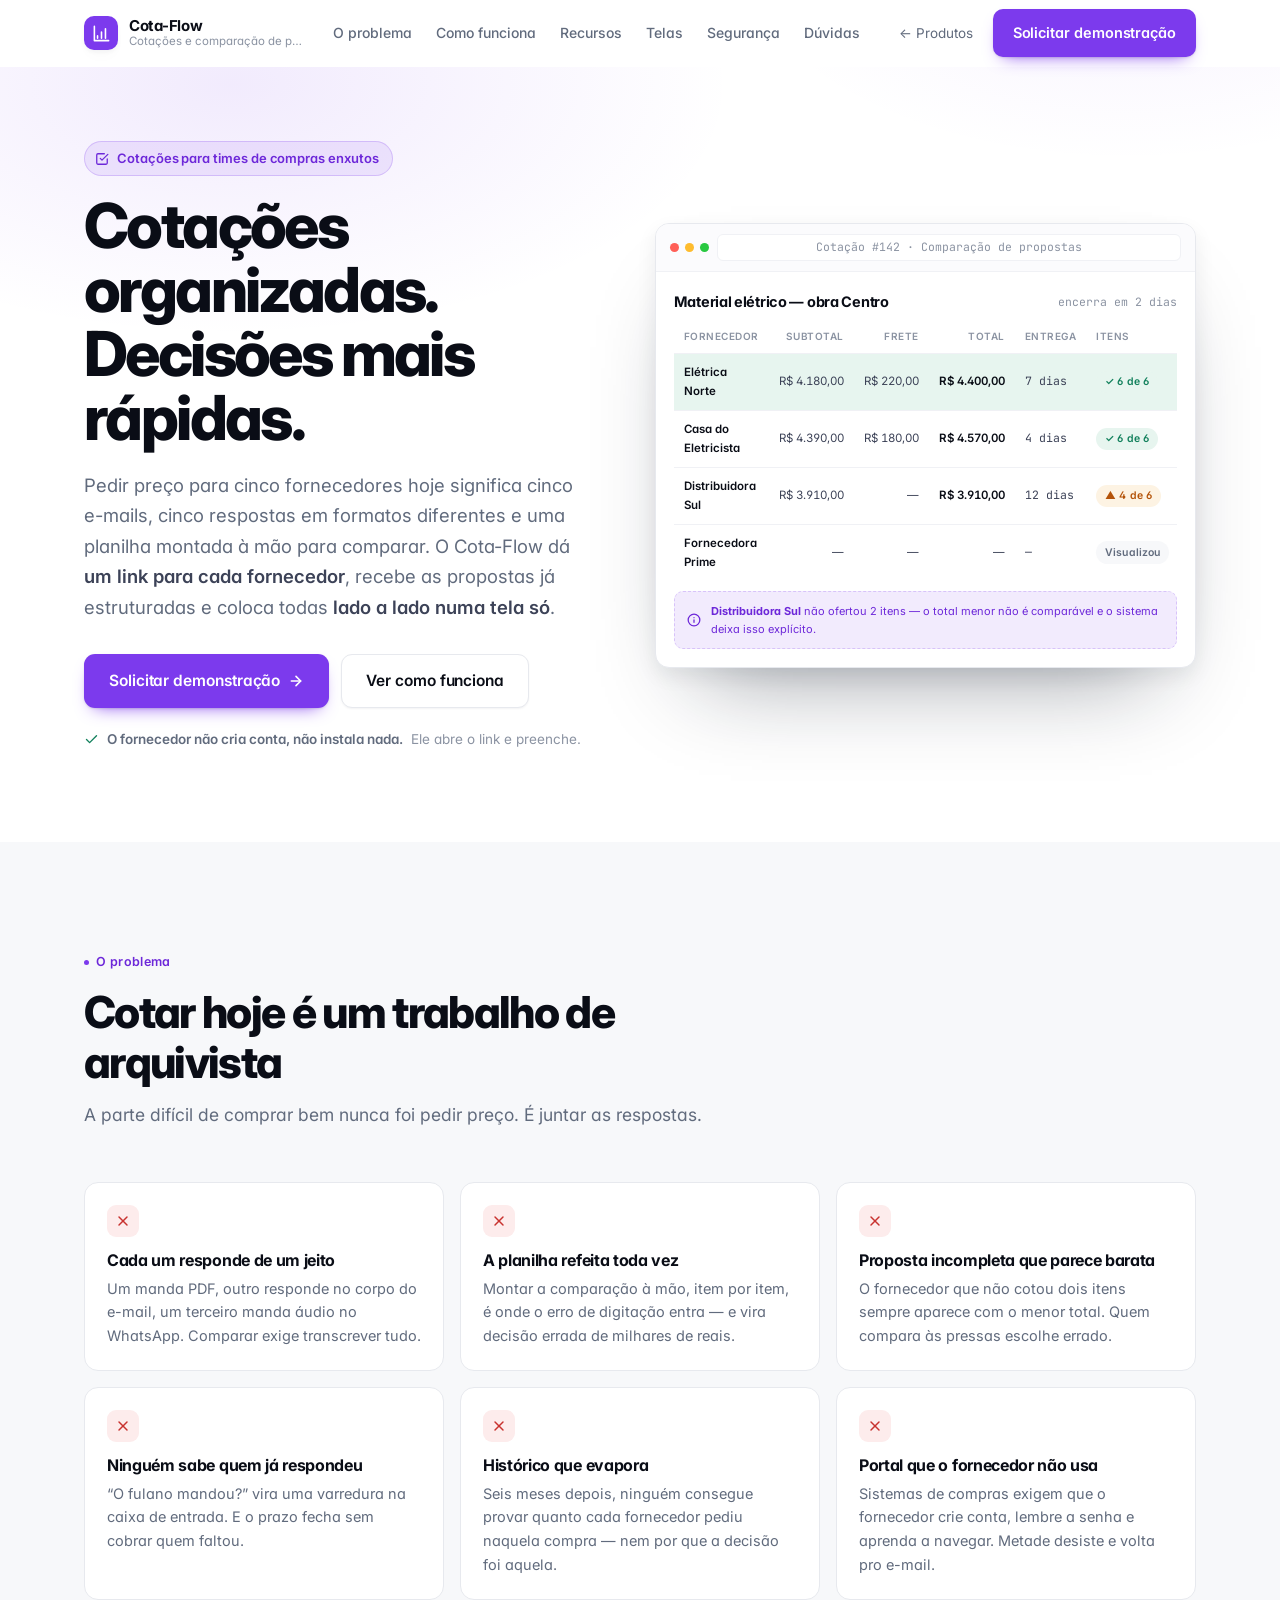
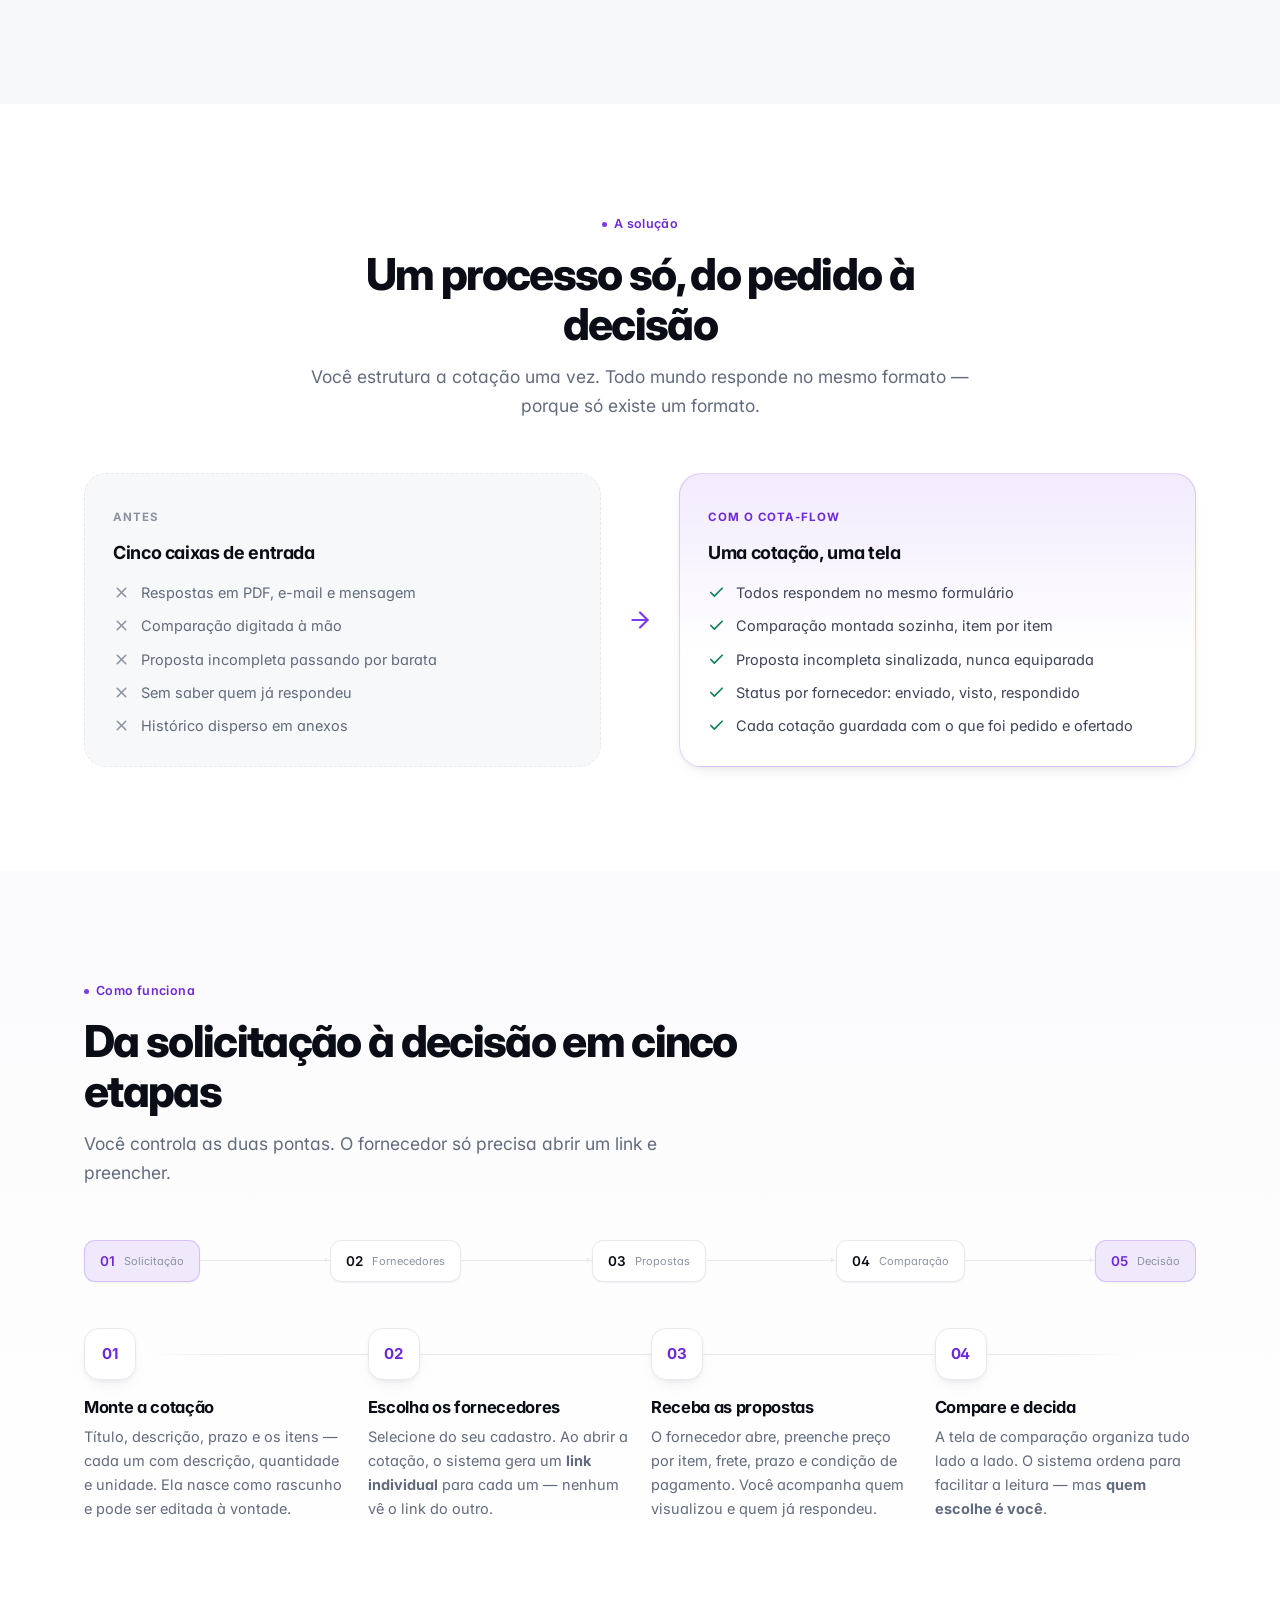
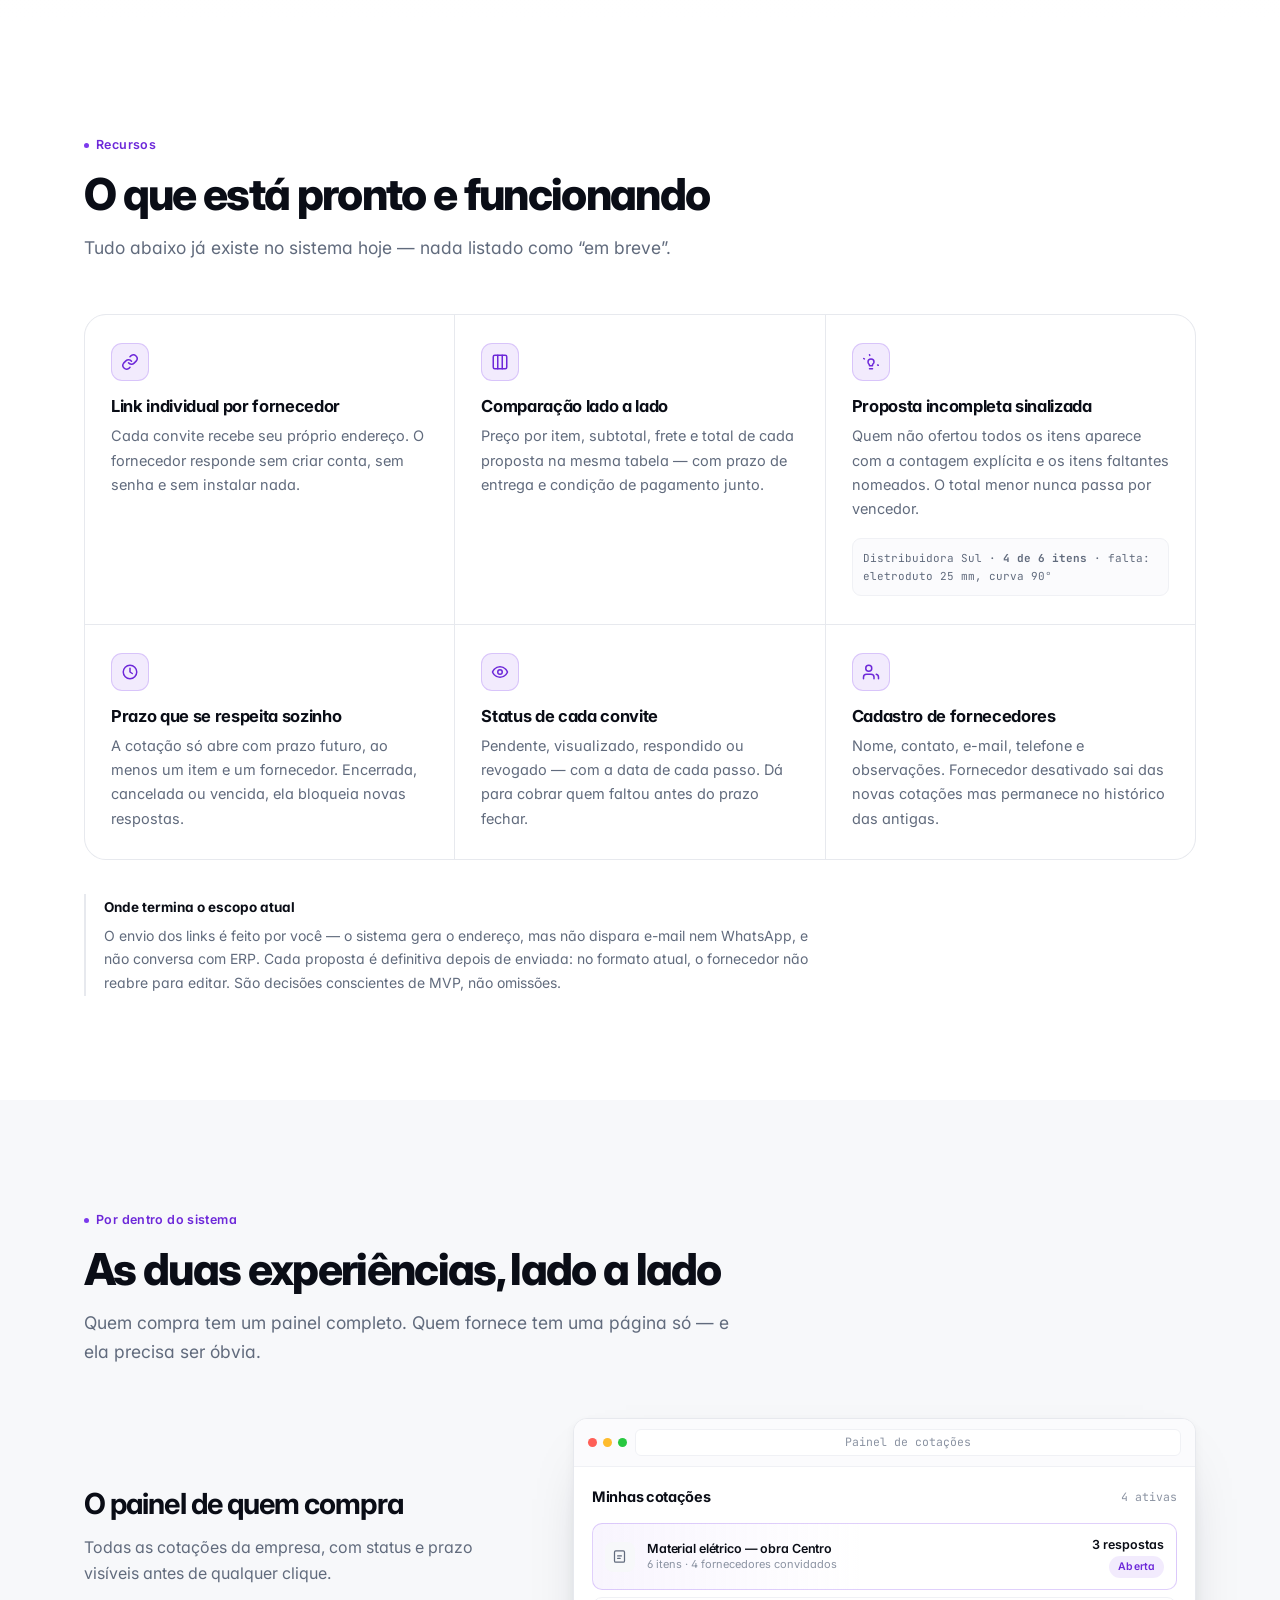
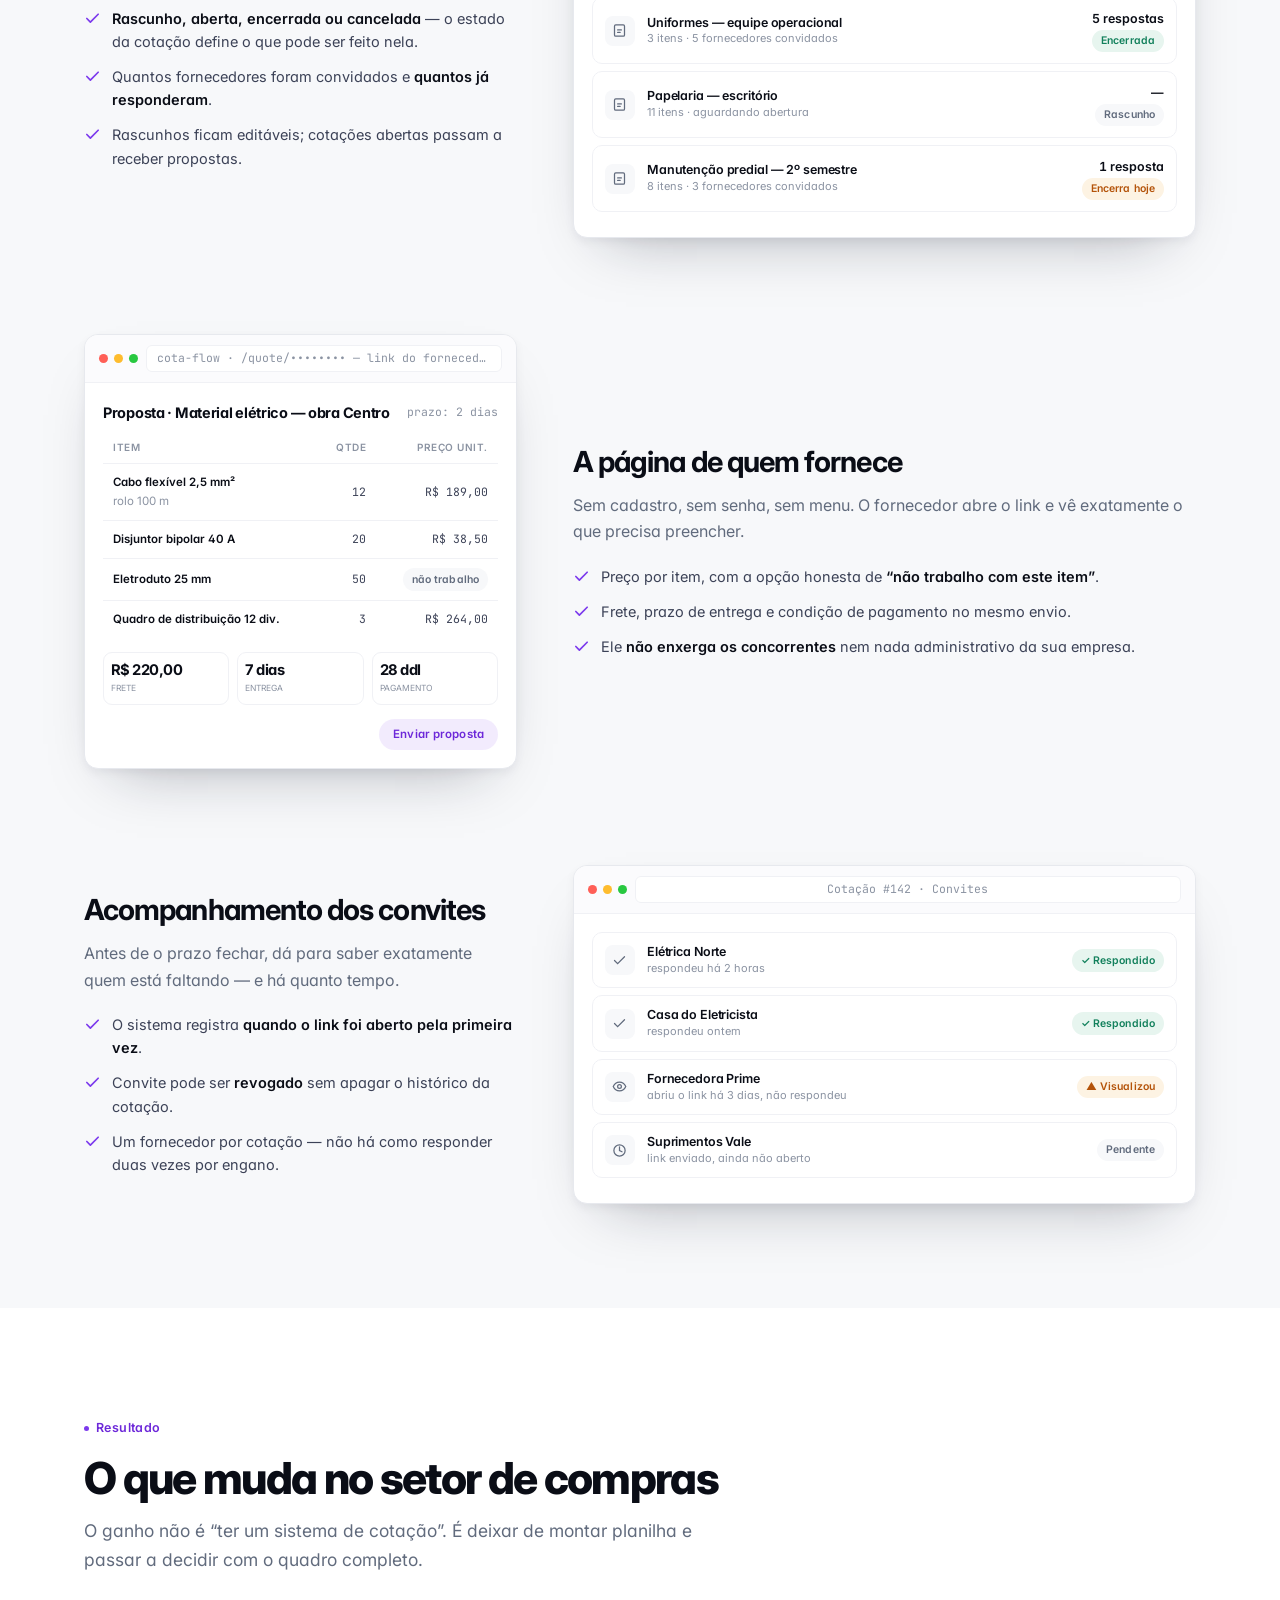
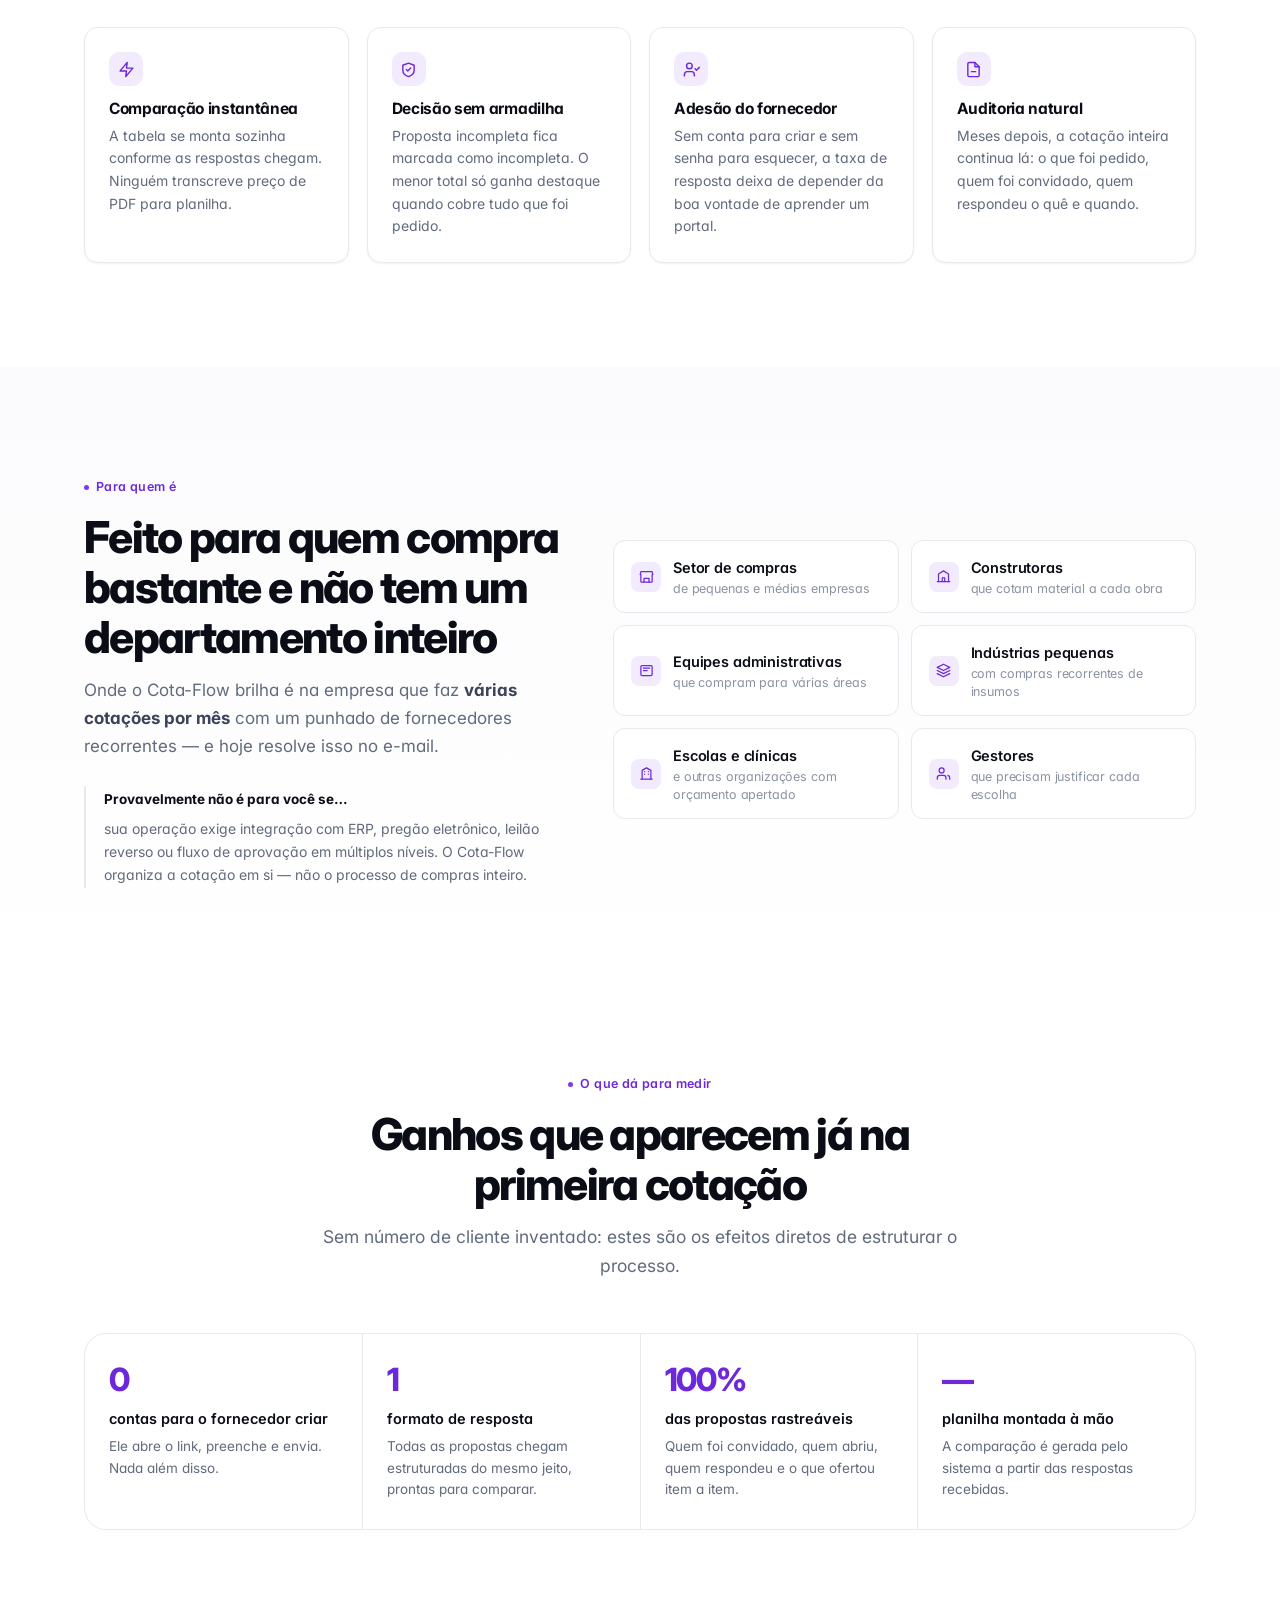
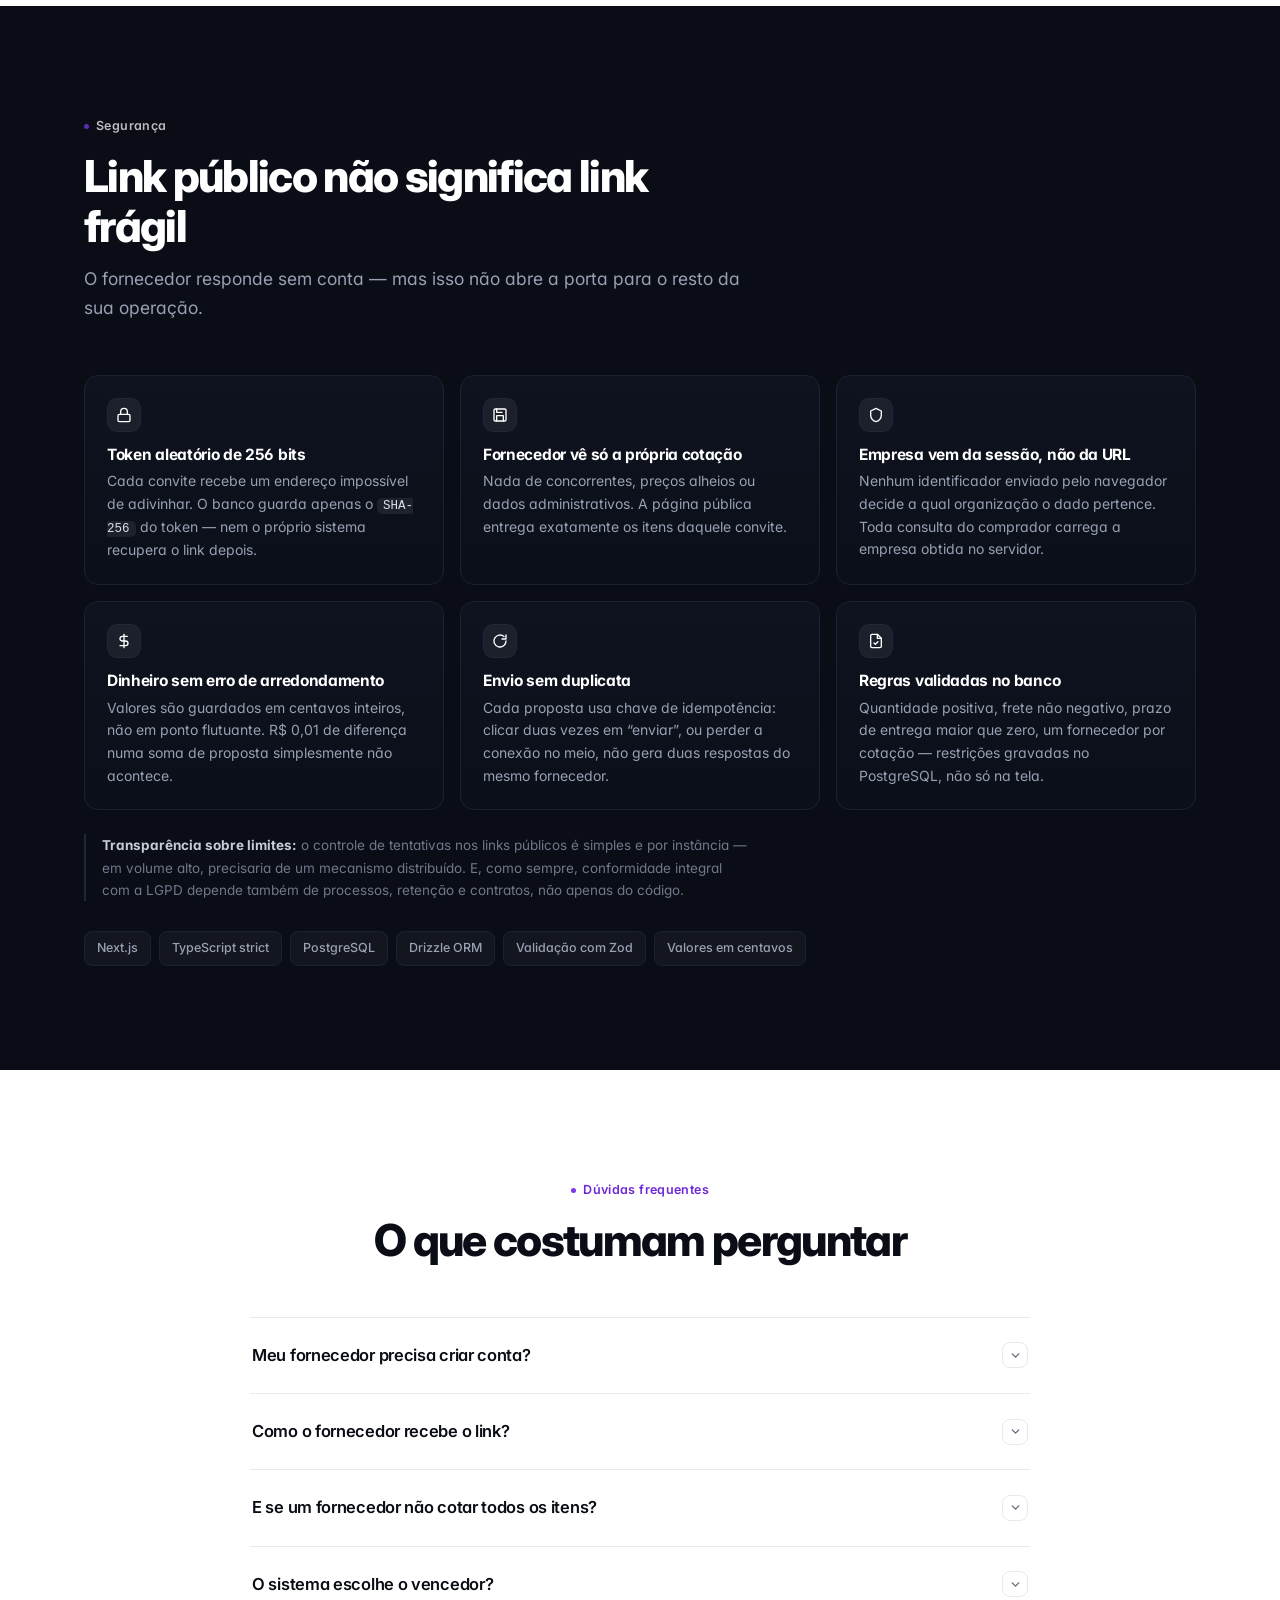
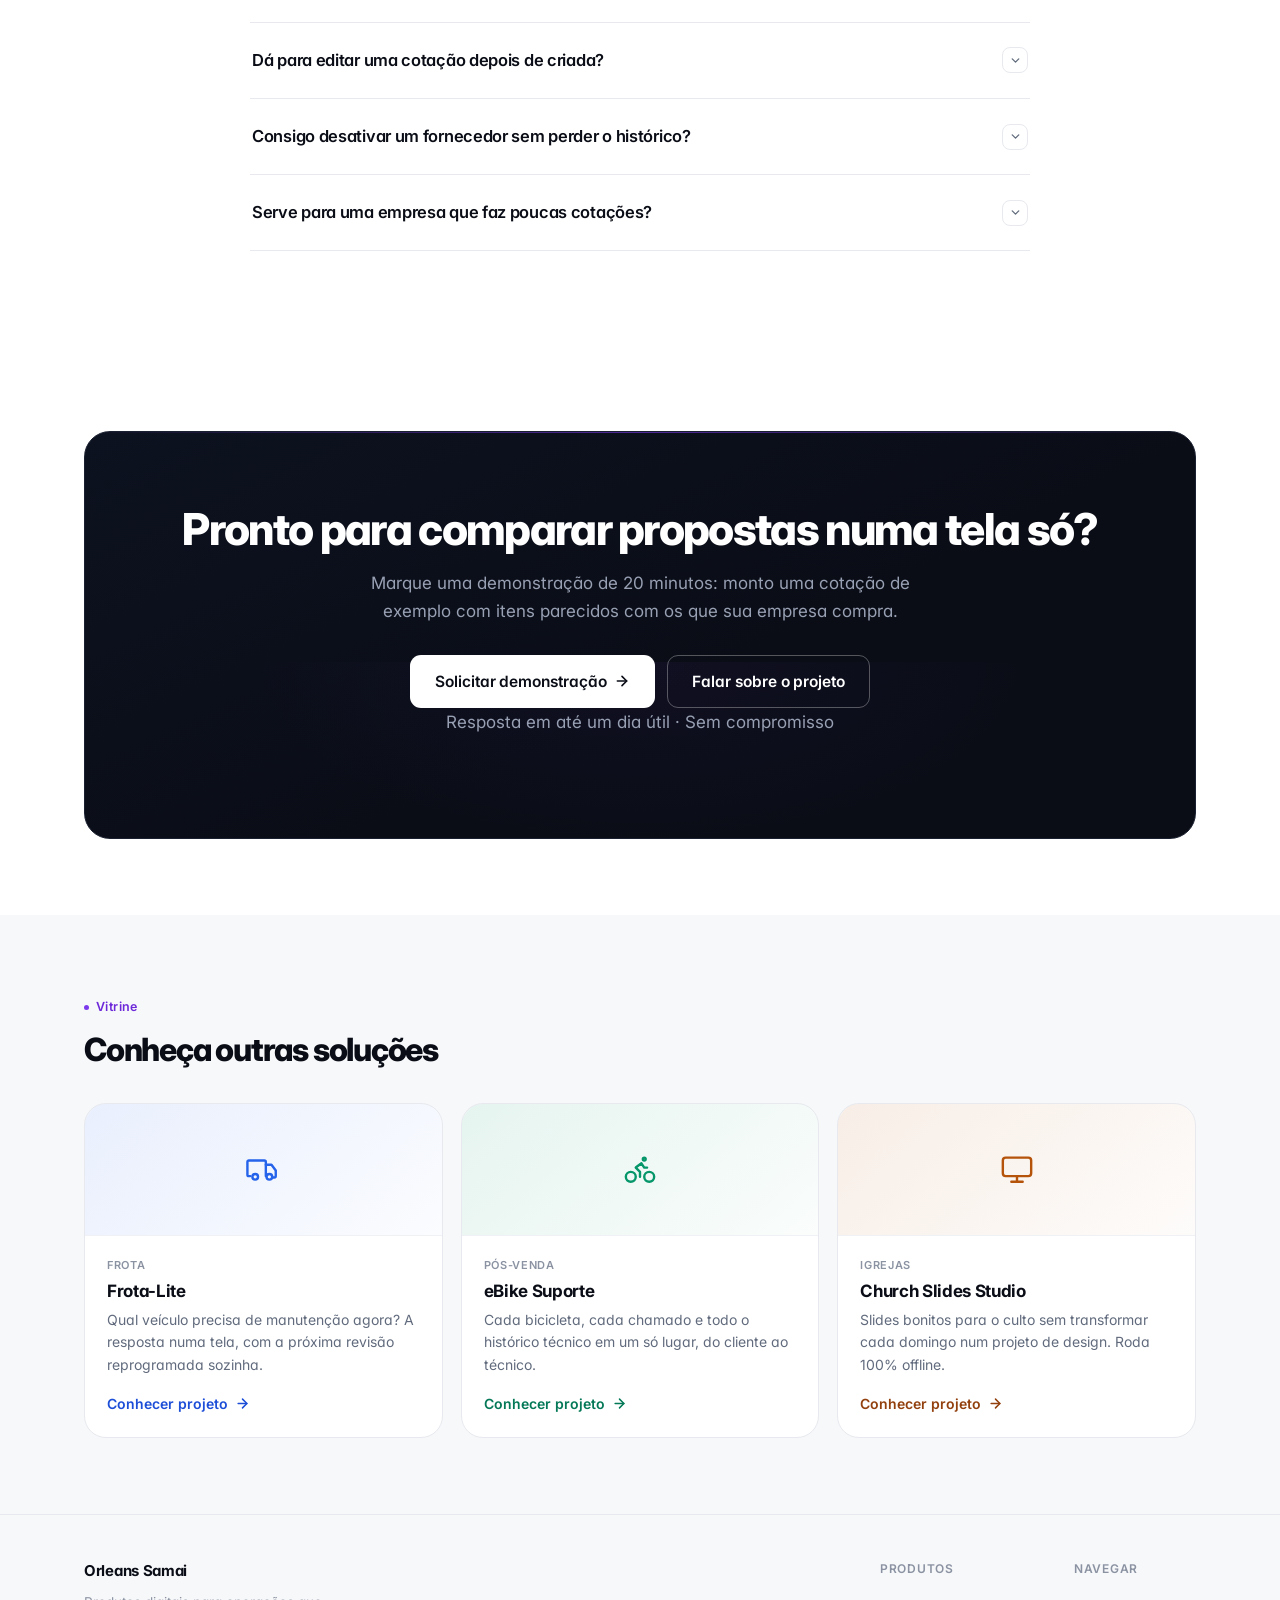
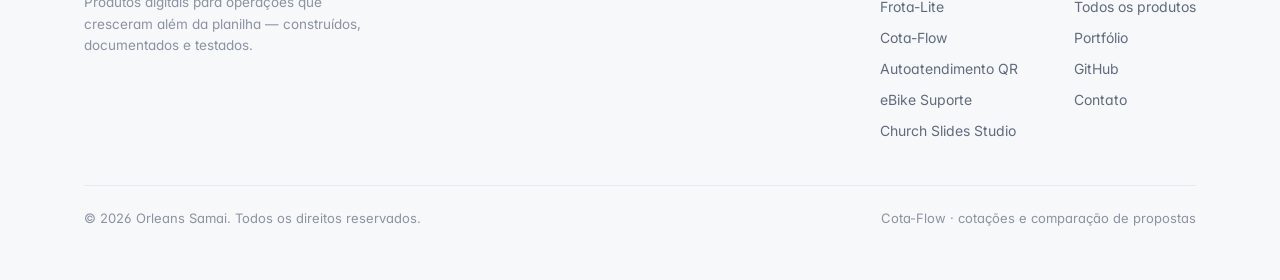
<file: projetos/cota-flow/index.html>
<!doctype html>
<html lang="pt-BR">
<head>
<meta charset="utf-8">
<meta name="viewport" content="width=device-width, initial-scale=1">
<title>Cota-Flow | Cotações organizadas da solicitação à decisão</title>
<meta name="description" content="O Cota-Flow centraliza solicitações, fornecedores e propostas de compra. Cada fornecedor responde por um link próprio, sem criar conta, e você compara tudo lado a lado numa tela só.">
<link rel="canonical" href="https://orleanss777-sys.github.io/projetos/cota-flow/">
<meta name="theme-color" content="#7c3aed">
<link rel="icon" href="data:image/svg+xml,<svg xmlns='http://www.w3.org/2000/svg' viewBox='0 0 100 100'><rect width='100' height='100' rx='24' fill='%237c3aed'/><text y='70' x='50' font-size='54' text-anchor='middle' fill='white' font-family='system-ui' font-weight='bold'>C</text></svg>">

<meta property="og:type" content="website">
<meta property="og:site_name" content="Orleans Samai · Produtos">
<meta property="og:locale" content="pt_BR">
<meta property="og:title" content="Cota-Flow | Cotações organizadas da solicitação à decisão">
<meta property="og:description" content="Pare de comparar propostas em cinco e-mails e duas planilhas. Um link por fornecedor, uma tela de comparação, uma decisão.">
<meta property="og:url" content="https://orleanss777-sys.github.io/projetos/cota-flow/">
<meta name="twitter:card" content="summary">

<link rel="preconnect" href="https://fonts.googleapis.com">
<link rel="preconnect" href="https://fonts.gstatic.com" crossorigin>
<link href="https://fonts.googleapis.com/css2?family=Inter:wght@400;500;600;700;800&amp;family=JetBrains+Mono:wght@400;500&amp;display=swap" rel="stylesheet">
<link rel="stylesheet" href="../../assets/css/produtos.css">
<script>document.documentElement.classList.add('js')</script>
<style>
  :root{
    --accent:#7c3aed;
    --accent-ink:#6d28d9;
    --accent-soft:rgba(124,58,237,.10);
    --accent-line:rgba(124,58,237,.22);
  }
  /* trilha do fluxo de cotação — identidade própria da página */
  .cf-flow{display:flex;align-items:center;gap:0;flex-wrap:wrap;margin-top:30px}
  .cf-flow .node{
    display:flex;align-items:center;gap:9px;padding:9px 15px;border-radius:11px;
    border:1px solid var(--line);background:#fff;font-size:13.5px;font-weight:600;color:var(--ink);
    box-shadow:var(--sh-1);
  }
  .cf-flow .node small{display:block;font-size:11px;color:var(--ink-4);font-weight:400}
  .cf-flow .node.hi{border-color:var(--accent-line);background:var(--accent-soft);color:var(--accent-ink)}
  .cf-flow .link{flex:1;min-width:20px;height:1px;background:var(--line);position:relative}
  .cf-flow .link::after{
    content:"";position:absolute;right:-1px;top:-3px;border:3.5px solid transparent;border-left-color:var(--line);
  }
  @media(max-width:900px){
    .cf-flow{flex-direction:column;align-items:stretch;gap:8px}
    .cf-flow .node{justify-content:center}
    .cf-flow .link{height:16px;width:1px;margin:0 auto}
    .cf-flow .link::after{right:-3.5px;top:auto;bottom:-1px;border-color:transparent;border-top-color:var(--line)}
  }
  .cf-tokenbox{
    display:flex;align-items:center;gap:10px;padding:10px 12px;border-radius:9px;
    border:1px dashed var(--accent-line);background:var(--accent-soft);font-size:11px;
    color:var(--accent-ink);margin-top:10px;
  }
  .cf-tokenbox svg{width:14px;height:14px;flex:none}
</style>
</head>
<body>

<header class="pnav">
  <div class="wrap pnav-in">
    <a class="pbrand" href="../">
      <span class="pmark"><svg viewBox="0 0 24 24" fill="none" stroke="currentColor" stroke-width="2" stroke-linecap="round" stroke-linejoin="round"><path d="M3 3v18h18"/><path d="M7 15v3"/><path d="M12 10v8"/><path d="M17 6v12"/></svg></span>
      <span class="pbrand-txt"><b>Cota-Flow</b><small>Cotações e comparação de propostas</small></span>
    </a>
    <nav class="pnav-links">
      <a href="#problema">O problema</a>
      <a href="#como">Como funciona</a>
      <a href="#recursos">Recursos</a>
      <a href="#telas">Telas</a>
      <a href="#seguranca">Segurança</a>
      <a href="#faq">Dúvidas</a>
    </nav>
    <div class="pnav-right">
      <a class="pnav-back" href="../">← Produtos</a>
      <a class="btn btn-p" href="mailto:orleanssamai128@gmail.com?subject=Demonstra%C3%A7%C3%A3o%20do%20Cota-Flow&amp;body=Ol%C3%A1%2C%20Orleans.%20Gostaria%20de%20ver%20uma%20demonstra%C3%A7%C3%A3o%20do%20Cota-Flow.%0A%0AEmpresa%3A%0ACota%C3%A7%C3%B5es%20por%20m%C3%AAs%3A%0AMelhor%20hor%C3%A1rio%20para%20contato%3A">Solicitar demonstração</a>
    </div>
  </div>
</header>

<main>

<!-- ════════════════ HERO ════════════════ -->
<section class="hero">
  <div class="wrap hero-grid">
    <div>
      <span class="pill rv">
        <svg viewBox="0 0 24 24" fill="none" stroke="currentColor" stroke-width="2.2" stroke-linecap="round" stroke-linejoin="round"><path d="M9 11 12 14 22 4"/><path d="M21 12v7a2 2 0 0 1-2 2H5a2 2 0 0 1-2-2V5a2 2 0 0 1 2-2h11"/></svg>
        Cotações para times de compras enxutos
      </span>
      <h1 class="rv">Cotações organizadas. Decisões mais rápidas.</h1>
      <p class="sub rv">
        Pedir preço para cinco fornecedores hoje significa cinco e-mails, cinco respostas em formatos diferentes
        e uma planilha montada à mão para comparar. O Cota-Flow dá <strong>um link para cada fornecedor</strong>,
        recebe as propostas já estruturadas e coloca todas <strong>lado a lado numa tela só</strong>.
      </p>
      <div class="btn-row rv">
        <a class="btn btn-p btn-lg" href="mailto:orleanssamai128@gmail.com?subject=Demonstra%C3%A7%C3%A3o%20do%20Cota-Flow&amp;body=Ol%C3%A1%2C%20Orleans.%20Gostaria%20de%20ver%20uma%20demonstra%C3%A7%C3%A3o%20do%20Cota-Flow.%0A%0AEmpresa%3A%0ACota%C3%A7%C3%B5es%20por%20m%C3%AAs%3A%0AMelhor%20hor%C3%A1rio%20para%20contato%3A">
          Solicitar demonstração
          <svg viewBox="0 0 24 24" fill="none" stroke="currentColor" stroke-width="2.4" stroke-linecap="round" stroke-linejoin="round"><path d="M5 12h14"/><path d="m12 5 7 7-7 7"/></svg>
        </a>
        <a class="btn btn-s btn-lg" href="#como">Ver como funciona</a>
      </div>
      <p class="hero-note rv">
        <svg width="15" height="15" viewBox="0 0 24 24" fill="none" stroke="currentColor" stroke-width="2.2" stroke-linecap="round" stroke-linejoin="round" style="color:var(--ok)"><path d="M20 6 9 17l-5-5"/></svg>
        <b>O fornecedor não cria conta, não instala nada.</b> Ele abre o link e preenche.
      </p>
    </div>

    <div class="rv-mk">
      <div class="mk mk-float">
        <div class="mk-bar">
          <span class="mk-dots"><i></i><i></i><i></i></span>
          <span class="mk-url mono">Cotação #142 · Comparação de propostas</span>
        </div>
        <div class="mk-body">
          <div class="mk-h">
            <b>Material elétrico — obra Centro</b>
            <small class="mono">encerra em 2 dias</small>
          </div>
          <div class="mk-scroll">
            <table class="mk-tbl">
              <tr>
                <th>Fornecedor</th><th class="num">Subtotal</th><th class="num">Frete</th>
                <th class="num">Total</th><th>Entrega</th><th>Itens</th>
              </tr>
              <tr class="best">
                <td><b>Elétrica Norte</b></td>
                <td class="num">R$ 4.180,00</td>
                <td class="num">R$ 220,00</td>
                <td class="num"><b>R$ 4.400,00</b></td>
                <td class="mono">7 dias</td>
                <td><span class="st st-ok">✓ 6 de 6</span></td>
              </tr>
              <tr>
                <td><b>Casa do Eletricista</b></td>
                <td class="num">R$ 4.390,00</td>
                <td class="num">R$ 180,00</td>
                <td class="num"><b>R$ 4.570,00</b></td>
                <td class="mono">4 dias</td>
                <td><span class="st st-ok">✓ 6 de 6</span></td>
              </tr>
              <tr>
                <td><b>Distribuidora Sul</b></td>
                <td class="num">R$ 3.910,00</td>
                <td class="num">—</td>
                <td class="num"><b>R$ 3.910,00</b></td>
                <td class="mono">12 dias</td>
                <td><span class="st st-warn">▲ 4 de 6</span></td>
              </tr>
              <tr>
                <td><b>Fornecedora Prime</b></td>
                <td class="num">—</td><td class="num">—</td><td class="num">—</td>
                <td class="mono">—</td>
                <td><span class="st st-neutral">Visualizou</span></td>
              </tr>
            </table>
          </div>
          <div class="cf-tokenbox">
            <svg viewBox="0 0 24 24" fill="none" stroke="currentColor" stroke-width="2.2" stroke-linecap="round" stroke-linejoin="round"><circle cx="12" cy="12" r="10"/><path d="M12 16v-4"/><path d="M12 8h.01"/></svg>
            <span><b>Distribuidora Sul</b> não ofertou 2 itens — o total menor não é comparável e o sistema deixa isso explícito.</span>
          </div>
        </div>
      </div>
    </div>
  </div>
</section>

<!-- ════════════════ PROBLEMA ════════════════ -->
<section class="sec sec-soft" id="problema">
  <div class="wrap">
    <div class="sec-head rv">
      <span class="eyebrow"><i></i> O problema</span>
      <h2>Cotar hoje é um trabalho de arquivista</h2>
      <p>A parte difícil de comprar bem nunca foi pedir preço. É juntar as respostas.</p>
    </div>

    <div class="prob-grid">
      <div class="prob rv">
        <div class="x"><svg viewBox="0 0 24 24" fill="none" stroke="currentColor" stroke-width="2.2" stroke-linecap="round"><path d="M18 6 6 18"/><path d="m6 6 12 12"/></svg></div>
        <h3>Cada um responde de um jeito</h3>
        <p>Um manda PDF, outro responde no corpo do e-mail, um terceiro manda áudio no WhatsApp. Comparar exige transcrever tudo.</p>
      </div>
      <div class="prob rv">
        <div class="x"><svg viewBox="0 0 24 24" fill="none" stroke="currentColor" stroke-width="2.2" stroke-linecap="round"><path d="M18 6 6 18"/><path d="m6 6 12 12"/></svg></div>
        <h3>A planilha refeita toda vez</h3>
        <p>Montar a comparação à mão, item por item, é onde o erro de digitação entra — e vira decisão errada de milhares de reais.</p>
      </div>
      <div class="prob rv">
        <div class="x"><svg viewBox="0 0 24 24" fill="none" stroke="currentColor" stroke-width="2.2" stroke-linecap="round"><path d="M18 6 6 18"/><path d="m6 6 12 12"/></svg></div>
        <h3>Proposta incompleta que parece barata</h3>
        <p>O fornecedor que não cotou dois itens sempre aparece com o menor total. Quem compara às pressas escolhe errado.</p>
      </div>
      <div class="prob rv">
        <div class="x"><svg viewBox="0 0 24 24" fill="none" stroke="currentColor" stroke-width="2.2" stroke-linecap="round"><path d="M18 6 6 18"/><path d="m6 6 12 12"/></svg></div>
        <h3>Ninguém sabe quem já respondeu</h3>
        <p>“O fulano mandou?” vira uma varredura na caixa de entrada. E o prazo fecha sem cobrar quem faltou.</p>
      </div>
      <div class="prob rv">
        <div class="x"><svg viewBox="0 0 24 24" fill="none" stroke="currentColor" stroke-width="2.2" stroke-linecap="round"><path d="M18 6 6 18"/><path d="m6 6 12 12"/></svg></div>
        <h3>Histórico que evapora</h3>
        <p>Seis meses depois, ninguém consegue provar quanto cada fornecedor pediu naquela compra — nem por que a decisão foi aquela.</p>
      </div>
      <div class="prob rv">
        <div class="x"><svg viewBox="0 0 24 24" fill="none" stroke="currentColor" stroke-width="2.2" stroke-linecap="round"><path d="M18 6 6 18"/><path d="m6 6 12 12"/></svg></div>
        <h3>Portal que o fornecedor não usa</h3>
        <p>Sistemas de compras exigem que o fornecedor crie conta, lembre a senha e aprenda a navegar. Metade desiste e volta pro e-mail.</p>
      </div>
    </div>
  </div>
</section>

<!-- ════════════════ SOLUÇÃO ════════════════ -->
<section class="sec">
  <div class="wrap">
    <div class="sec-head center rv">
      <span class="eyebrow"><i></i> A solução</span>
      <h2>Um processo só, do pedido à decisão</h2>
      <p>Você estrutura a cotação uma vez. Todo mundo responde no mesmo formato — porque só existe um formato.</p>
    </div>

    <div class="ba">
      <div class="ba-col before rv">
        <span class="ba-tag">Antes</span>
        <h3>Cinco caixas de entrada</h3>
        <ul class="ba-list">
          <li><svg viewBox="0 0 24 24" fill="none" stroke="currentColor" stroke-width="2.2" stroke-linecap="round"><path d="M18 6 6 18"/><path d="m6 6 12 12"/></svg> Respostas em PDF, e-mail e mensagem</li>
          <li><svg viewBox="0 0 24 24" fill="none" stroke="currentColor" stroke-width="2.2" stroke-linecap="round"><path d="M18 6 6 18"/><path d="m6 6 12 12"/></svg> Comparação digitada à mão</li>
          <li><svg viewBox="0 0 24 24" fill="none" stroke="currentColor" stroke-width="2.2" stroke-linecap="round"><path d="M18 6 6 18"/><path d="m6 6 12 12"/></svg> Proposta incompleta passando por barata</li>
          <li><svg viewBox="0 0 24 24" fill="none" stroke="currentColor" stroke-width="2.2" stroke-linecap="round"><path d="M18 6 6 18"/><path d="m6 6 12 12"/></svg> Sem saber quem já respondeu</li>
          <li><svg viewBox="0 0 24 24" fill="none" stroke="currentColor" stroke-width="2.2" stroke-linecap="round"><path d="M18 6 6 18"/><path d="m6 6 12 12"/></svg> Histórico disperso em anexos</li>
        </ul>
      </div>

      <div class="ba-arrow rv">
        <svg viewBox="0 0 24 24" fill="none" stroke="currentColor" stroke-width="2" stroke-linecap="round" stroke-linejoin="round"><path d="M5 12h14"/><path d="m12 5 7 7-7 7"/></svg>
      </div>

      <div class="ba-col after rv">
        <span class="ba-tag">Com o Cota-Flow</span>
        <h3>Uma cotação, uma tela</h3>
        <ul class="ba-list">
          <li><svg viewBox="0 0 24 24" fill="none" stroke="currentColor" stroke-width="2.4" stroke-linecap="round" stroke-linejoin="round"><path d="M20 6 9 17l-5-5"/></svg> Todos respondem no mesmo formulário</li>
          <li><svg viewBox="0 0 24 24" fill="none" stroke="currentColor" stroke-width="2.4" stroke-linecap="round" stroke-linejoin="round"><path d="M20 6 9 17l-5-5"/></svg> Comparação montada sozinha, item por item</li>
          <li><svg viewBox="0 0 24 24" fill="none" stroke="currentColor" stroke-width="2.4" stroke-linecap="round" stroke-linejoin="round"><path d="M20 6 9 17l-5-5"/></svg> Proposta incompleta sinalizada, nunca equiparada</li>
          <li><svg viewBox="0 0 24 24" fill="none" stroke="currentColor" stroke-width="2.4" stroke-linecap="round" stroke-linejoin="round"><path d="M20 6 9 17l-5-5"/></svg> Status por fornecedor: enviado, visto, respondido</li>
          <li><svg viewBox="0 0 24 24" fill="none" stroke="currentColor" stroke-width="2.4" stroke-linecap="round" stroke-linejoin="round"><path d="M20 6 9 17l-5-5"/></svg> Cada cotação guardada com o que foi pedido e ofertado</li>
        </ul>
      </div>
    </div>
  </div>
</section>

<!-- ════════════════ COMO FUNCIONA ════════════════ -->
<section class="sec sec-tint" id="como">
  <div class="wrap">
    <div class="sec-head rv">
      <span class="eyebrow"><i></i> Como funciona</span>
      <h2>Da solicitação à decisão em cinco etapas</h2>
      <p>Você controla as duas pontas. O fornecedor só precisa abrir um link e preencher.</p>
    </div>

    <div class="cf-flow rv">
      <span class="node hi">01 <small>Solicitação</small></span>
      <span class="link"></span>
      <span class="node">02 <small>Fornecedores</small></span>
      <span class="link"></span>
      <span class="node">03 <small>Propostas</small></span>
      <span class="link"></span>
      <span class="node">04 <small>Comparação</small></span>
      <span class="link"></span>
      <span class="node hi">05 <small>Decisão</small></span>
    </div>

    <div class="steps" style="margin-top:46px">
      <div class="step rv">
        <div class="n">01</div>
        <h3>Monte a cotação</h3>
        <p>Título, descrição, prazo e os itens — cada um com descrição, quantidade e unidade. Ela nasce como rascunho e pode ser editada à vontade.</p>
      </div>
      <div class="step rv">
        <div class="n">02</div>
        <h3>Escolha os fornecedores</h3>
        <p>Selecione do seu cadastro. Ao abrir a cotação, o sistema gera um <b>link individual</b> para cada um — nenhum vê o link do outro.</p>
      </div>
      <div class="step rv">
        <div class="n">03</div>
        <h3>Receba as propostas</h3>
        <p>O fornecedor abre, preenche preço por item, frete, prazo e condição de pagamento. Você acompanha quem visualizou e quem já respondeu.</p>
      </div>
      <div class="step rv">
        <div class="n">04</div>
        <h3>Compare e decida</h3>
        <p>A tela de comparação organiza tudo lado a lado. O sistema ordena para facilitar a leitura — mas <b>quem escolhe é você</b>.</p>
      </div>
    </div>
  </div>
</section>

<!-- ════════════════ RECURSOS ════════════════ -->
<section class="sec" id="recursos">
  <div class="wrap">
    <div class="sec-head rv">
      <span class="eyebrow"><i></i> Recursos</span>
      <h2>O que está pronto e funcionando</h2>
      <p>Tudo abaixo já existe no sistema hoje — nada listado como “em breve”.</p>
    </div>

    <div class="feat-grid">
      <div class="feat rv">
        <div class="ic"><svg viewBox="0 0 24 24" fill="none" stroke="currentColor" stroke-width="2" stroke-linecap="round" stroke-linejoin="round"><path d="M10 13a5 5 0 0 0 7.5.5l3-3a5 5 0 0 0-7-7l-1.5 1.5"/><path d="M14 11a5 5 0 0 0-7.5-.5l-3 3a5 5 0 0 0 7 7L12 19"/></svg></div>
        <h3>Link individual por fornecedor</h3>
        <p>Cada convite recebe seu próprio endereço. O fornecedor responde sem criar conta, sem senha e sem instalar nada.</p>
      </div>
      <div class="feat rv">
        <div class="ic"><svg viewBox="0 0 24 24" fill="none" stroke="currentColor" stroke-width="2" stroke-linecap="round" stroke-linejoin="round"><rect x="3" y="3" width="18" height="18" rx="2"/><path d="M9 3v18"/><path d="M15 3v18"/></svg></div>
        <h3>Comparação lado a lado</h3>
        <p>Preço por item, subtotal, frete e total de cada proposta na mesma tabela — com prazo de entrega e condição de pagamento junto.</p>
      </div>
      <div class="feat rv">
        <div class="ic"><svg viewBox="0 0 24 24" fill="none" stroke="currentColor" stroke-width="2" stroke-linecap="round" stroke-linejoin="round"><path d="m21.7 16.4-.9-.3"/><path d="m3.2 7.9-.9-.4"/><path d="m10.4 3.2-.4-.9"/><path d="M8 12a4 4 0 1 1 8 0c0 1.5-.8 2-1.5 2.8-.7.8-.5 1.2-.5 2.2H10c0-1-.2-1.4-.9-2.2C8.4 14 8 13.5 8 12Z"/><path d="M10 21h4"/></svg></div>
        <h3>Proposta incompleta sinalizada</h3>
        <p>Quem não ofertou todos os itens aparece com a contagem explícita e os itens faltantes nomeados. O total menor nunca passa por vencedor.</p>
        <div class="mini mono">Distribuidora Sul · <b>4 de 6 itens</b> · falta: eletroduto 25 mm, curva 90°</div>
      </div>
      <div class="feat rv">
        <div class="ic"><svg viewBox="0 0 24 24" fill="none" stroke="currentColor" stroke-width="2" stroke-linecap="round" stroke-linejoin="round"><circle cx="12" cy="12" r="9"/><path d="M12 7v5l3 2"/></svg></div>
        <h3>Prazo que se respeita sozinho</h3>
        <p>A cotação só abre com prazo futuro, ao menos um item e um fornecedor. Encerrada, cancelada ou vencida, ela bloqueia novas respostas.</p>
      </div>
      <div class="feat rv">
        <div class="ic"><svg viewBox="0 0 24 24" fill="none" stroke="currentColor" stroke-width="2" stroke-linecap="round" stroke-linejoin="round"><path d="M2 12s3-7 10-7 10 7 10 7-3 7-10 7-10-7-10-7Z"/><circle cx="12" cy="12" r="3"/></svg></div>
        <h3>Status de cada convite</h3>
        <p>Pendente, visualizado, respondido ou revogado — com a data de cada passo. Dá para cobrar quem faltou antes do prazo fechar.</p>
      </div>
      <div class="feat rv">
        <div class="ic"><svg viewBox="0 0 24 24" fill="none" stroke="currentColor" stroke-width="2" stroke-linecap="round" stroke-linejoin="round"><path d="M16 21v-2a4 4 0 0 0-4-4H6a4 4 0 0 0-4 4v2"/><circle cx="9" cy="7" r="4"/><path d="M22 21v-2a4 4 0 0 0-3-3.87"/></svg></div>
        <h3>Cadastro de fornecedores</h3>
        <p>Nome, contato, e-mail, telefone e observações. Fornecedor desativado sai das novas cotações mas permanece no histórico das antigas.</p>
      </div>
    </div>

    <div class="notfor rv" style="margin-top:34px;max-width:74ch">
      <b>Onde termina o escopo atual</b>
      <p>O envio dos links é feito por você — o sistema gera o endereço, mas não dispara e-mail nem WhatsApp,
      e não conversa com ERP. Cada proposta é definitiva depois de enviada: no formato atual, o fornecedor não
      reabre para editar. São decisões conscientes de MVP, não omissões.</p>
    </div>
  </div>
</section>

<!-- ════════════════ DEMONSTRAÇÃO VISUAL ════════════════ -->
<section class="sec sec-soft" id="telas">
  <div class="wrap">
    <div class="sec-head rv">
      <span class="eyebrow"><i></i> Por dentro do sistema</span>
      <h2>As duas experiências, lado a lado</h2>
      <p>Quem compra tem um painel completo. Quem fornece tem uma página só — e ela precisa ser óbvia.</p>
    </div>

    <!-- show 1 -->
    <div class="show">
      <div class="show-txt rv">
        <h3>O painel de quem compra</h3>
        <p>Todas as cotações da empresa, com status e prazo visíveis antes de qualquer clique.</p>
        <ul class="show-pts">
          <li><svg viewBox="0 0 24 24" fill="none" stroke="currentColor" stroke-width="2.4" stroke-linecap="round" stroke-linejoin="round"><path d="M20 6 9 17l-5-5"/></svg><span><b>Rascunho, aberta, encerrada ou cancelada</b> — o estado da cotação define o que pode ser feito nela.</span></li>
          <li><svg viewBox="0 0 24 24" fill="none" stroke="currentColor" stroke-width="2.4" stroke-linecap="round" stroke-linejoin="round"><path d="M20 6 9 17l-5-5"/></svg><span>Quantos fornecedores foram convidados e <b>quantos já responderam</b>.</span></li>
          <li><svg viewBox="0 0 24 24" fill="none" stroke="currentColor" stroke-width="2.4" stroke-linecap="round" stroke-linejoin="round"><path d="M20 6 9 17l-5-5"/></svg><span>Rascunhos ficam editáveis; cotações abertas passam a receber propostas.</span></li>
        </ul>
      </div>
      <div class="show-vis rv-mk">
        <div class="mk">
          <div class="mk-bar"><span class="mk-dots"><i></i><i></i><i></i></span><span class="mk-url mono">Painel de cotações</span></div>
          <div class="mk-body">
            <div class="mk-h"><b>Minhas cotações</b><small class="mono">4 ativas</small></div>
            <div class="mk-row hot" style="border-color:rgba(124,58,237,.24);background:linear-gradient(90deg,rgba(124,58,237,.05),#fff 46%)">
              <span class="ic"><svg viewBox="0 0 24 24" fill="none" stroke="currentColor" stroke-width="2" stroke-linecap="round"><path d="M9 11h6"/><path d="M9 15h4"/><rect x="4" y="3" width="16" height="18" rx="2"/></svg></span>
              <span class="tx"><b>Material elétrico — obra Centro</b><span>6 itens · 4 fornecedores convidados</span></span>
              <span class="rt"><b>3 respostas</b><span class="st st-acc">Aberta</span></span>
            </div>
            <div class="mk-row">
              <span class="ic"><svg viewBox="0 0 24 24" fill="none" stroke="currentColor" stroke-width="2" stroke-linecap="round"><path d="M9 11h6"/><path d="M9 15h4"/><rect x="4" y="3" width="16" height="18" rx="2"/></svg></span>
              <span class="tx"><b>Uniformes — equipe operacional</b><span>3 itens · 5 fornecedores convidados</span></span>
              <span class="rt"><b>5 respostas</b><span class="st st-ok">Encerrada</span></span>
            </div>
            <div class="mk-row">
              <span class="ic"><svg viewBox="0 0 24 24" fill="none" stroke="currentColor" stroke-width="2" stroke-linecap="round"><path d="M9 11h6"/><path d="M9 15h4"/><rect x="4" y="3" width="16" height="18" rx="2"/></svg></span>
              <span class="tx"><b>Papelaria — escritório</b><span>11 itens · aguardando abertura</span></span>
              <span class="rt"><b>—</b><span class="st st-neutral">Rascunho</span></span>
            </div>
            <div class="mk-row">
              <span class="ic"><svg viewBox="0 0 24 24" fill="none" stroke="currentColor" stroke-width="2" stroke-linecap="round"><path d="M9 11h6"/><path d="M9 15h4"/><rect x="4" y="3" width="16" height="18" rx="2"/></svg></span>
              <span class="tx"><b>Manutenção predial — 2º semestre</b><span>8 itens · 3 fornecedores convidados</span></span>
              <span class="rt"><b>1 resposta</b><span class="st st-warn">Encerra hoje</span></span>
            </div>
          </div>
        </div>
      </div>
    </div>

    <!-- show 2 -->
    <div class="show flip">
      <div class="show-txt rv">
        <h3>A página de quem fornece</h3>
        <p>Sem cadastro, sem senha, sem menu. O fornecedor abre o link e vê exatamente o que precisa preencher.</p>
        <ul class="show-pts">
          <li><svg viewBox="0 0 24 24" fill="none" stroke="currentColor" stroke-width="2.4" stroke-linecap="round" stroke-linejoin="round"><path d="M20 6 9 17l-5-5"/></svg><span>Preço por item, com a opção honesta de <b>“não trabalho com este item”</b>.</span></li>
          <li><svg viewBox="0 0 24 24" fill="none" stroke="currentColor" stroke-width="2.4" stroke-linecap="round" stroke-linejoin="round"><path d="M20 6 9 17l-5-5"/></svg><span>Frete, prazo de entrega e condição de pagamento no mesmo envio.</span></li>
          <li><svg viewBox="0 0 24 24" fill="none" stroke="currentColor" stroke-width="2.4" stroke-linecap="round" stroke-linejoin="round"><path d="M20 6 9 17l-5-5"/></svg><span>Ele <b>não enxerga os concorrentes</b> nem nada administrativo da sua empresa.</span></li>
        </ul>
      </div>
      <div class="show-vis rv-mk">
        <div class="mk">
          <div class="mk-bar"><span class="mk-dots"><i></i><i></i><i></i></span><span class="mk-url mono">cota-flow · /quote/•••••••• — link do fornecedor</span></div>
          <div class="mk-body">
            <div class="mk-h">
              <b>Proposta · Material elétrico — obra Centro</b>
              <small class="mono">prazo: 2 dias</small>
            </div>
            <div class="mk-scroll">
              <table class="mk-tbl">
                <tr><th>Item</th><th class="num">Qtde</th><th class="num">Preço unit.</th></tr>
                <tr><td><b>Cabo flexível 2,5 mm²</b><br><span style="color:var(--ink-4)">rolo 100 m</span></td><td class="num mono">12</td><td class="num mono">R$ 189,00</td></tr>
                <tr><td><b>Disjuntor bipolar 40 A</b></td><td class="num mono">20</td><td class="num mono">R$ 38,50</td></tr>
                <tr><td><b>Eletroduto 25 mm</b></td><td class="num mono">50</td><td class="num"><span class="st st-neutral">não trabalho</span></td></tr>
                <tr><td><b>Quadro de distribuição 12 div.</b></td><td class="num mono">3</td><td class="num mono">R$ 264,00</td></tr>
              </table>
            </div>
            <div style="display:grid;grid-template-columns:repeat(3,1fr);gap:8px;margin-top:14px">
              <div class="mk-kpi"><b>R$ 220,00</b><span>FRETE</span></div>
              <div class="mk-kpi"><b>7 dias</b><span>ENTREGA</span></div>
              <div class="mk-kpi"><b>28 ddl</b><span>PAGAMENTO</span></div>
            </div>
            <div style="display:flex;justify-content:flex-end;margin-top:14px">
              <span class="st st-acc" style="padding:6px 14px;font-size:11.5px">Enviar proposta</span>
            </div>
          </div>
        </div>
      </div>
    </div>

    <!-- show 3 -->
    <div class="show" style="margin-bottom:0">
      <div class="show-txt rv">
        <h3>Acompanhamento dos convites</h3>
        <p>Antes de o prazo fechar, dá para saber exatamente quem está faltando — e há quanto tempo.</p>
        <ul class="show-pts">
          <li><svg viewBox="0 0 24 24" fill="none" stroke="currentColor" stroke-width="2.4" stroke-linecap="round" stroke-linejoin="round"><path d="M20 6 9 17l-5-5"/></svg><span>O sistema registra <b>quando o link foi aberto pela primeira vez</b>.</span></li>
          <li><svg viewBox="0 0 24 24" fill="none" stroke="currentColor" stroke-width="2.4" stroke-linecap="round" stroke-linejoin="round"><path d="M20 6 9 17l-5-5"/></svg><span>Convite pode ser <b>revogado</b> sem apagar o histórico da cotação.</span></li>
          <li><svg viewBox="0 0 24 24" fill="none" stroke="currentColor" stroke-width="2.4" stroke-linecap="round" stroke-linejoin="round"><path d="M20 6 9 17l-5-5"/></svg><span>Um fornecedor por cotação — não há como responder duas vezes por engano.</span></li>
        </ul>
      </div>
      <div class="show-vis rv-mk">
        <div class="mk">
          <div class="mk-bar"><span class="mk-dots"><i></i><i></i><i></i></span><span class="mk-url mono">Cotação #142 · Convites</span></div>
          <div class="mk-body">
            <div class="mk-row">
              <span class="ic"><svg viewBox="0 0 24 24" fill="none" stroke="currentColor" stroke-width="2" stroke-linecap="round"><path d="M20 6 9 17l-5-5"/></svg></span>
              <span class="tx"><b>Elétrica Norte</b><span>respondeu há 2 horas</span></span>
              <span class="rt"><span class="st st-ok">✓ Respondido</span></span>
            </div>
            <div class="mk-row">
              <span class="ic"><svg viewBox="0 0 24 24" fill="none" stroke="currentColor" stroke-width="2" stroke-linecap="round"><path d="M20 6 9 17l-5-5"/></svg></span>
              <span class="tx"><b>Casa do Eletricista</b><span>respondeu ontem</span></span>
              <span class="rt"><span class="st st-ok">✓ Respondido</span></span>
            </div>
            <div class="mk-row">
              <span class="ic"><svg viewBox="0 0 24 24" fill="none" stroke="currentColor" stroke-width="2" stroke-linecap="round"><path d="M2 12s3-7 10-7 10 7 10 7-3 7-10 7-10-7-10-7Z"/><circle cx="12" cy="12" r="3"/></svg></span>
              <span class="tx"><b>Fornecedora Prime</b><span>abriu o link há 3 dias, não respondeu</span></span>
              <span class="rt"><span class="st st-warn">▲ Visualizou</span></span>
            </div>
            <div class="mk-row">
              <span class="ic"><svg viewBox="0 0 24 24" fill="none" stroke="currentColor" stroke-width="2" stroke-linecap="round"><path d="M12 6v6l4 2"/><circle cx="12" cy="12" r="9"/></svg></span>
              <span class="tx"><b>Suprimentos Vale</b><span>link enviado, ainda não aberto</span></span>
              <span class="rt"><span class="st st-neutral">Pendente</span></span>
            </div>
          </div>
        </div>
      </div>
    </div>
  </div>
</section>

<!-- ════════════════ BENEFÍCIOS ════════════════ -->
<section class="sec">
  <div class="wrap">
    <div class="sec-head rv">
      <span class="eyebrow"><i></i> Resultado</span>
      <h2>O que muda no setor de compras</h2>
      <p>O ganho não é “ter um sistema de cotação”. É deixar de montar planilha e passar a decidir com o quadro completo.</p>
    </div>

    <div class="ben-grid">
      <div class="ben rv">
        <div class="ic"><svg viewBox="0 0 24 24" fill="none" stroke="currentColor" stroke-width="2" stroke-linecap="round" stroke-linejoin="round"><path d="M13 2 3 14h9l-1 8 10-12h-9l1-8Z"/></svg></div>
        <h3>Comparação instantânea</h3>
        <p>A tabela se monta sozinha conforme as respostas chegam. Ninguém transcreve preço de PDF para planilha.</p>
      </div>
      <div class="ben rv">
        <div class="ic"><svg viewBox="0 0 24 24" fill="none" stroke="currentColor" stroke-width="2" stroke-linecap="round" stroke-linejoin="round"><path d="M20 13c0 5-3.5 7.5-8 9-4.5-1.5-8-4-8-9V6l8-3 8 3Z"/><path d="m9 12 2 2 4-4"/></svg></div>
        <h3>Decisão sem armadilha</h3>
        <p>Proposta incompleta fica marcada como incompleta. O menor total só ganha destaque quando cobre tudo que foi pedido.</p>
      </div>
      <div class="ben rv">
        <div class="ic"><svg viewBox="0 0 24 24" fill="none" stroke="currentColor" stroke-width="2" stroke-linecap="round" stroke-linejoin="round"><path d="M16 21v-2a4 4 0 0 0-4-4H6a4 4 0 0 0-4 4v2"/><circle cx="9" cy="7" r="4"/><path d="m17 11 2 2 4-4"/></svg></div>
        <h3>Adesão do fornecedor</h3>
        <p>Sem conta para criar e sem senha para esquecer, a taxa de resposta deixa de depender da boa vontade de aprender um portal.</p>
      </div>
      <div class="ben rv">
        <div class="ic"><svg viewBox="0 0 24 24" fill="none" stroke="currentColor" stroke-width="2" stroke-linecap="round" stroke-linejoin="round"><path d="M14 2H6a2 2 0 0 0-2 2v16a2 2 0 0 0 2 2h12a2 2 0 0 0 2-2V8Z"/><path d="M14 2v6h6"/><path d="M9 15h6"/></svg></div>
        <h3>Auditoria natural</h3>
        <p>Meses depois, a cotação inteira continua lá: o que foi pedido, quem foi convidado, quem respondeu o quê e quando.</p>
      </div>
    </div>
  </div>
</section>

<!-- ════════════════ PARA QUEM É ════════════════ -->
<section class="sec sec-tint">
  <div class="wrap aud-wrap">
    <div class="rv">
      <span class="eyebrow"><i></i> Para quem é</span>
      <h2>Feito para quem compra bastante e não tem um departamento inteiro</h2>
      <p style="color:var(--ink-3);font-size:17px;margin-top:14px">
        Onde o Cota-Flow brilha é na empresa que faz <strong style="color:var(--ink-2)">várias cotações por mês</strong>
        com um punhado de fornecedores recorrentes — e hoje resolve isso no e-mail.
      </p>
      <div class="notfor">
        <b>Provavelmente não é para você se…</b>
        <p>sua operação exige integração com ERP, pregão eletrônico, leilão reverso ou fluxo de aprovação
        em múltiplos níveis. O Cota-Flow organiza a cotação em si — não o processo de compras inteiro.</p>
      </div>
    </div>

    <div class="aud-grid">
      <div class="aud rv"><span class="ic"><svg viewBox="0 0 24 24" fill="none" stroke="currentColor" stroke-width="2" stroke-linecap="round" stroke-linejoin="round"><path d="m2 9 1-5h18l1 5"/><path d="M3 9v11a1 1 0 0 0 1 1h16a1 1 0 0 0 1-1V9"/><path d="M8 21v-6h8v6"/></svg></span><b>Setor de compras<span>de pequenas e médias empresas</span></b></div>
      <div class="aud rv"><span class="ic"><svg viewBox="0 0 24 24" fill="none" stroke="currentColor" stroke-width="2" stroke-linecap="round" stroke-linejoin="round"><path d="M2 20h20"/><path d="M4 20V8l8-5 8 5v12"/><path d="M10 20v-6h4v6"/></svg></span><b>Construtoras<span>que cotam material a cada obra</span></b></div>
      <div class="aud rv"><span class="ic"><svg viewBox="0 0 24 24" fill="none" stroke="currentColor" stroke-width="2" stroke-linecap="round" stroke-linejoin="round"><rect x="3" y="4" width="18" height="16" rx="2"/><path d="M7 8h10"/><path d="M7 12h6"/></svg></span><b>Equipes administrativas<span>que compram para várias áreas</span></b></div>
      <div class="aud rv"><span class="ic"><svg viewBox="0 0 24 24" fill="none" stroke="currentColor" stroke-width="2" stroke-linecap="round" stroke-linejoin="round"><path d="M12 2 2 7l10 5 10-5-10-5Z"/><path d="m2 17 10 5 10-5"/><path d="m2 12 10 5 10-5"/></svg></span><b>Indústrias pequenas<span>com compras recorrentes de insumos</span></b></div>
      <div class="aud rv"><span class="ic"><svg viewBox="0 0 24 24" fill="none" stroke="currentColor" stroke-width="2" stroke-linecap="round" stroke-linejoin="round"><path d="M3 21h18"/><path d="M5 21V7l7-4 7 4v14"/><path d="M9 9h.01M9 13h.01M15 9h.01M15 13h.01"/></svg></span><b>Escolas e clínicas<span>e outras organizações com orçamento apertado</span></b></div>
      <div class="aud rv"><span class="ic"><svg viewBox="0 0 24 24" fill="none" stroke="currentColor" stroke-width="2" stroke-linecap="round" stroke-linejoin="round"><path d="M16 21v-2a4 4 0 0 0-4-4H6a4 4 0 0 0-4 4v2"/><circle cx="9" cy="7" r="4"/><path d="M22 21v-2a4 4 0 0 0-3-3.87"/></svg></span><b>Gestores<span>que precisam justificar cada escolha</span></b></div>
    </div>
  </div>
</section>

<!-- ════════════════ MÉTRICAS ════════════════ -->
<section class="sec sec-sm">
  <div class="wrap">
    <div class="sec-head center rv">
      <span class="eyebrow" style="justify-content:center"><i></i> O que dá para medir</span>
      <h2>Ganhos que aparecem já na primeira cotação</h2>
      <p>Sem número de cliente inventado: estes são os efeitos diretos de estruturar o processo.</p>
    </div>
    <div class="mets">
      <div class="met rv"><b>0</b><span class="lbl">contas para o fornecedor criar</span><p>Ele abre o link, preenche e envia. Nada além disso.</p></div>
      <div class="met rv"><b>1</b><span class="lbl">formato de resposta</span><p>Todas as propostas chegam estruturadas do mesmo jeito, prontas para comparar.</p></div>
      <div class="met rv"><b><span data-count="100" data-suffix="%">100%</span></b><span class="lbl">das propostas rastreáveis</span><p>Quem foi convidado, quem abriu, quem respondeu e o que ofertou item a item.</p></div>
      <div class="met rv"><b>—</b><span class="lbl">planilha montada à mão</span><p>A comparação é gerada pelo sistema a partir das respostas recebidas.</p></div>
    </div>
  </div>
</section>

<!-- ════════════════ SEGURANÇA ════════════════ -->
<section class="sec sec-dark" id="seguranca">
  <div class="wrap">
    <div class="sec-head rv">
      <span class="eyebrow"><i></i> Segurança</span>
      <h2>Link público não significa link frágil</h2>
      <p>O fornecedor responde sem conta — mas isso não abre a porta para o resto da sua operação.</p>
    </div>

    <div class="secu-grid">
      <div class="secu rv">
        <div class="ic"><svg viewBox="0 0 24 24" fill="none" stroke="currentColor" stroke-width="2" stroke-linecap="round" stroke-linejoin="round"><rect x="3" y="11" width="18" height="11" rx="2"/><path d="M7 11V7a5 5 0 0 1 10 0v4"/></svg></div>
        <h3>Token aleatório de 256 bits</h3>
        <p>Cada convite recebe um endereço impossível de adivinhar. O banco guarda apenas o <code>SHA-256</code> do token — nem o próprio sistema recupera o link depois.</p>
      </div>
      <div class="secu rv">
        <div class="ic"><svg viewBox="0 0 24 24" fill="none" stroke="currentColor" stroke-width="2" stroke-linecap="round" stroke-linejoin="round"><path d="M17 21v-8H7v8"/><path d="M7 3v5h8"/><rect x="3" y="3" width="18" height="18" rx="2"/></svg></div>
        <h3>Fornecedor vê só a própria cotação</h3>
        <p>Nada de concorrentes, preços alheios ou dados administrativos. A página pública entrega exatamente os itens daquele convite.</p>
      </div>
      <div class="secu rv">
        <div class="ic"><svg viewBox="0 0 24 24" fill="none" stroke="currentColor" stroke-width="2" stroke-linecap="round" stroke-linejoin="round"><path d="M12 2 4 6v6c0 5 3.4 9.4 8 10 4.6-.6 8-5 8-10V6l-8-4Z"/></svg></div>
        <h3>Empresa vem da sessão, não da URL</h3>
        <p>Nenhum identificador enviado pelo navegador decide a qual organização o dado pertence. Toda consulta do comprador carrega a empresa obtida no servidor.</p>
      </div>
      <div class="secu rv">
        <div class="ic"><svg viewBox="0 0 24 24" fill="none" stroke="currentColor" stroke-width="2" stroke-linecap="round" stroke-linejoin="round"><path d="M12 2v20"/><path d="M17 5H9.5a3.5 3.5 0 0 0 0 7h5a3.5 3.5 0 0 1 0 7H6"/></svg></div>
        <h3>Dinheiro sem erro de arredondamento</h3>
        <p>Valores são guardados em centavos inteiros, não em ponto flutuante. R$ 0,01 de diferença numa soma de proposta simplesmente não acontece.</p>
      </div>
      <div class="secu rv">
        <div class="ic"><svg viewBox="0 0 24 24" fill="none" stroke="currentColor" stroke-width="2" stroke-linecap="round" stroke-linejoin="round"><path d="M21 12a9 9 0 1 1-3-6.7"/><path d="M21 3v6h-6"/></svg></div>
        <h3>Envio sem duplicata</h3>
        <p>Cada proposta usa chave de idempotência: clicar duas vezes em “enviar”, ou perder a conexão no meio, não gera duas respostas do mesmo fornecedor.</p>
      </div>
      <div class="secu rv">
        <div class="ic"><svg viewBox="0 0 24 24" fill="none" stroke="currentColor" stroke-width="2" stroke-linecap="round" stroke-linejoin="round"><path d="M14 2H6a2 2 0 0 0-2 2v16a2 2 0 0 0 2 2h12a2 2 0 0 0 2-2V8Z"/><path d="M14 2v6h6"/><path d="m9 15 2 2 4-4"/></svg></div>
        <h3>Regras validadas no banco</h3>
        <p>Quantidade positiva, frete não negativo, prazo de entrega maior que zero, um fornecedor por cotação — restrições gravadas no PostgreSQL, não só na tela.</p>
      </div>
    </div>

    <p class="secu-note rv">
      <b style="color:#c7ccd8">Transparência sobre limites:</b> o controle de tentativas nos links públicos é simples e por
      instância — em volume alto, precisaria de um mecanismo distribuído. E, como sempre, conformidade integral com a LGPD
      depende também de processos, retenção e contratos, não apenas do código.
    </p>

    <div class="stack-row rv" style="margin-top:30px">
      <span class="tech">Next.js</span><span class="tech">TypeScript strict</span><span class="tech">PostgreSQL</span>
      <span class="tech">Drizzle ORM</span><span class="tech">Validação com Zod</span><span class="tech">Valores em centavos</span>
    </div>
  </div>
</section>

<!-- ════════════════ FAQ ════════════════ -->
<section class="sec" id="faq">
  <div class="wrap">
    <div class="sec-head center rv">
      <span class="eyebrow" style="justify-content:center"><i></i> Dúvidas frequentes</span>
      <h2>O que costumam perguntar</h2>
    </div>

    <div class="faq rv">
      <details>
        <summary>Meu fornecedor precisa criar conta?<span class="chev"><svg viewBox="0 0 24 24" fill="none" stroke="currentColor" stroke-width="2.4" stroke-linecap="round" stroke-linejoin="round"><path d="m6 9 6 6 6-6"/></svg></span></summary>
        <div class="ans">Não — e essa é justamente a decisão central do produto. Ele recebe um link individual, abre no navegador, preenche os preços e envia. <b>Sem cadastro, sem senha e sem aplicativo.</b> É por isso que a taxa de resposta não depende de convencer ninguém a aprender um portal.</div>
      </details>
      <details>
        <summary>Como o fornecedor recebe o link?<span class="chev"><svg viewBox="0 0 24 24" fill="none" stroke="currentColor" stroke-width="2.4" stroke-linecap="round" stroke-linejoin="round"><path d="m6 9 6 6 6-6"/></svg></span></summary>
        <div class="ans">O sistema gera o link no momento em que a cotação é aberta, e <b>você envia pelo canal que já usa</b> — e-mail, WhatsApp, o que for. Disparo automático de mensagem não faz parte do escopo atual, o que também significa que você mantém o relacionamento com o fornecedor no seu canal de sempre.</div>
      </details>
      <details>
        <summary>E se um fornecedor não cotar todos os itens?<span class="chev"><svg viewBox="0 0 24 24" fill="none" stroke="currentColor" stroke-width="2.4" stroke-linecap="round" stroke-linejoin="round"><path d="m6 9 6 6 6-6"/></svg></span></summary>
        <div class="ans">Ele marca item por item o que não fornece — é uma resposta legítima, não um campo em branco. Na comparação, essa proposta aparece com a contagem (“4 de 6 itens”) e com os itens faltantes nomeados. <b>Ela nunca é apresentada como equivalente a uma proposta completa</b>, mesmo tendo o menor total.</div>
      </details>
      <details>
        <summary>O sistema escolhe o vencedor?<span class="chev"><svg viewBox="0 0 24 24" fill="none" stroke="currentColor" stroke-width="2.4" stroke-linecap="round" stroke-linejoin="round"><path d="m6 9 6 6 6-6"/></svg></span></summary>
        <div class="ans">Não. Ele <b>ordena para facilitar a leitura</b> — respondidas primeiro, completas antes das incompletas, e depois pelo menor total — mas a decisão é sua. Preço não é o único critério de compra, e um sistema que finge o contrário atrapalha mais do que ajuda.</div>
      </details>
      <details>
        <summary>Dá para editar uma cotação depois de criada?<span class="chev"><svg viewBox="0 0 24 24" fill="none" stroke="currentColor" stroke-width="2.4" stroke-linecap="round" stroke-linejoin="round"><path d="m6 9 6 6 6-6"/></svg></span></summary>
        <div class="ans">Enquanto está como <b>rascunho</b>, sim — itens, prazo e fornecedores. Depois de aberta, ela passa a receber propostas, e mudar as regras no meio do jogo seria injusto com quem já respondeu. Cotações encerradas, canceladas ou vencidas bloqueiam novas respostas automaticamente.</div>
      </details>
      <details>
        <summary>Consigo desativar um fornecedor sem perder o histórico?<span class="chev"><svg viewBox="0 0 24 24" fill="none" stroke="currentColor" stroke-width="2.4" stroke-linecap="round" stroke-linejoin="round"><path d="m6 9 6 6 6-6"/></svg></span></summary>
        <div class="ans">Sim. Fornecedor desativado deixa de aparecer nas novas cotações, mas <b>continua nas cotações antigas</b> com tudo o que ofertou. Apagar reescreveria o histórico de compras da empresa.</div>
      </details>
      <details>
        <summary>Serve para uma empresa que faz poucas cotações?<span class="chev"><svg viewBox="0 0 24 24" fill="none" stroke="currentColor" stroke-width="2.4" stroke-linecap="round" stroke-linejoin="round"><path d="m6 9 6 6 6-6"/></svg></span></summary>
        <div class="ans">Funciona, mas o ganho cresce com a frequência. Quem cota uma vez por trimestre convive bem com o e-mail; quem cota <b>toda semana</b>, com os mesmos fornecedores, é onde a estruturação se paga logo na primeira compra.</div>
      </details>
    </div>
  </div>
</section>

<!-- ════════════════ CTA FINAL ════════════════ -->
<section class="sec sec-sm">
  <div class="wrap">
    <div class="cta rv">
      <h2>Pronto para comparar propostas numa tela só?</h2>
      <p>Marque uma demonstração de 20 minutos: monto uma cotação de exemplo com itens parecidos com os que sua empresa compra.</p>
      <div class="btn-row">
        <a class="btn btn-w btn-lg" href="mailto:orleanssamai128@gmail.com?subject=Demonstra%C3%A7%C3%A3o%20do%20Cota-Flow&amp;body=Ol%C3%A1%2C%20Orleans.%20Gostaria%20de%20ver%20uma%20demonstra%C3%A7%C3%A3o%20do%20Cota-Flow.%0A%0AEmpresa%3A%0ACota%C3%A7%C3%B5es%20por%20m%C3%AAs%3A%0AMelhor%20hor%C3%A1rio%20para%20contato%3A">
          Solicitar demonstração
          <svg viewBox="0 0 24 24" fill="none" stroke="currentColor" stroke-width="2.4" stroke-linecap="round" stroke-linejoin="round"><path d="M5 12h14"/><path d="m12 5 7 7-7 7"/></svg>
        </a>
        <a class="btn btn-o btn-lg" href="mailto:orleanssamai128@gmail.com?subject=Falar%20sobre%20o%20Cota-Flow">Falar sobre o projeto</a>
      </div>
      <p class="cta-fine">Resposta em até um dia útil · Sem compromisso</p>
    </div>
  </div>
</section>

<!-- ════════════════ OUTROS PRODUTOS ════════════════ -->
<section class="sec sec-sm sec-soft">
  <div class="wrap">
    <div class="sec-head rv" style="margin-bottom:34px">
      <span class="eyebrow"><i></i> Vitrine</span>
      <h2 style="font-size:clamp(23px,2.8vw,32px)">Conheça outras soluções</h2>
    </div>
    <div class="cross">
      <a class="cross-card rv" href="../frota-lite/">
        <div class="cross-vis" style="background:linear-gradient(140deg,rgba(37,99,235,.10),rgba(37,99,235,.02))">
          <svg viewBox="0 0 24 24" fill="none" stroke="#2563eb" stroke-width="1.7" stroke-linecap="round" stroke-linejoin="round"><path d="M14 17V7a1 1 0 0 0-1-1H2a1 1 0 0 0-1 1v9a1 1 0 0 0 1 1h1"/><path d="M14 9h4l3 4v4a1 1 0 0 1-1 1h-1"/><circle cx="6.5" cy="17.5" r="2"/><circle cx="16.5" cy="17.5" r="2"/></svg>
        </div>
        <div class="cross-in">
          <span class="cat">Frota</span>
          <h3>Frota-Lite</h3>
          <p>Qual veículo precisa de manutenção agora? A resposta numa tela, com a próxima revisão reprogramada sozinha.</p>
          <span class="go" style="color:#1d4ed8">Conhecer projeto <svg viewBox="0 0 24 24" fill="none" stroke="currentColor" stroke-width="2.4" stroke-linecap="round" stroke-linejoin="round"><path d="M5 12h14"/><path d="m12 5 7 7-7 7"/></svg></span>
        </div>
      </a>
      <a class="cross-card rv" href="../ebike-support/">
        <div class="cross-vis" style="background:linear-gradient(140deg,rgba(5,150,105,.10),rgba(5,150,105,.02))">
          <svg viewBox="0 0 24 24" fill="none" stroke="#059669" stroke-width="1.7" stroke-linecap="round" stroke-linejoin="round"><circle cx="5.5" cy="17.5" r="3.5"/><circle cx="18.5" cy="17.5" r="3.5"/><path d="M15 6a1 1 0 1 0 0-2 1 1 0 0 0 0 2Z"/><path d="M12 17.5V14l-3-3 4-3 2 3h2"/></svg>
        </div>
        <div class="cross-in">
          <span class="cat">Pós-venda</span>
          <h3>eBike Suporte</h3>
          <p>Cada bicicleta, cada chamado e todo o histórico técnico em um só lugar, do cliente ao técnico.</p>
          <span class="go" style="color:#047857">Conhecer projeto <svg viewBox="0 0 24 24" fill="none" stroke="currentColor" stroke-width="2.4" stroke-linecap="round" stroke-linejoin="round"><path d="M5 12h14"/><path d="m12 5 7 7-7 7"/></svg></span>
        </div>
      </a>
      <a class="cross-card rv" href="../church-slides/">
        <div class="cross-vis" style="background:linear-gradient(140deg,rgba(180,83,9,.10),rgba(180,83,9,.02))">
          <svg viewBox="0 0 24 24" fill="none" stroke="#b45309" stroke-width="1.7" stroke-linecap="round" stroke-linejoin="round"><rect x="2" y="4" width="20" height="13" rx="2"/><path d="M12 17v4"/><path d="M8 21h8"/></svg>
        </div>
        <div class="cross-in">
          <span class="cat">Igrejas</span>
          <h3>Church Slides Studio</h3>
          <p>Slides bonitos para o culto sem transformar cada domingo num projeto de design. Roda 100% offline.</p>
          <span class="go" style="color:#92400e">Conhecer projeto <svg viewBox="0 0 24 24" fill="none" stroke="currentColor" stroke-width="2.4" stroke-linecap="round" stroke-linejoin="round"><path d="M5 12h14"/><path d="m12 5 7 7-7 7"/></svg></span>
        </div>
      </a>
    </div>
  </div>
</section>

</main>

<footer class="pfoot">
  <div class="wrap">
    <div class="pfoot-in">
      <div class="pfoot-brand">
        <b>Orleans Samai</b>
        <p>Produtos digitais para operações que cresceram além da planilha — construídos, documentados e testados.</p>
      </div>
      <div class="pfoot-cols">
        <div class="pfoot-col">
          <b>Produtos</b>
          <a href="../frota-lite/">Frota-Lite</a>
          <a href="../cota-flow/">Cota-Flow</a>
          <a href="../autoatendimento/">Autoatendimento QR</a>
          <a href="../ebike-support/">eBike Suporte</a>
          <a href="../church-slides/">Church Slides Studio</a>
        </div>
        <div class="pfoot-col">
          <b>Navegar</b>
          <a href="../">Todos os produtos</a>
          <a href="../../">Portfólio</a>
          <a href="https://github.com/orleanss777-sys" target="_blank" rel="noopener">GitHub</a>
          <a href="mailto:orleanssamai128@gmail.com">Contato</a>
        </div>
      </div>
    </div>
    <div class="pfoot-bot">
      <span>© <span data-year>2026</span> Orleans Samai. Todos os direitos reservados.</span>
      <span>Cota-Flow · cotações e comparação de propostas</span>
    </div>
  </div>
</footer>

<script src="../../assets/js/produtos.js" defer></script>
</body>
</html>
</file>
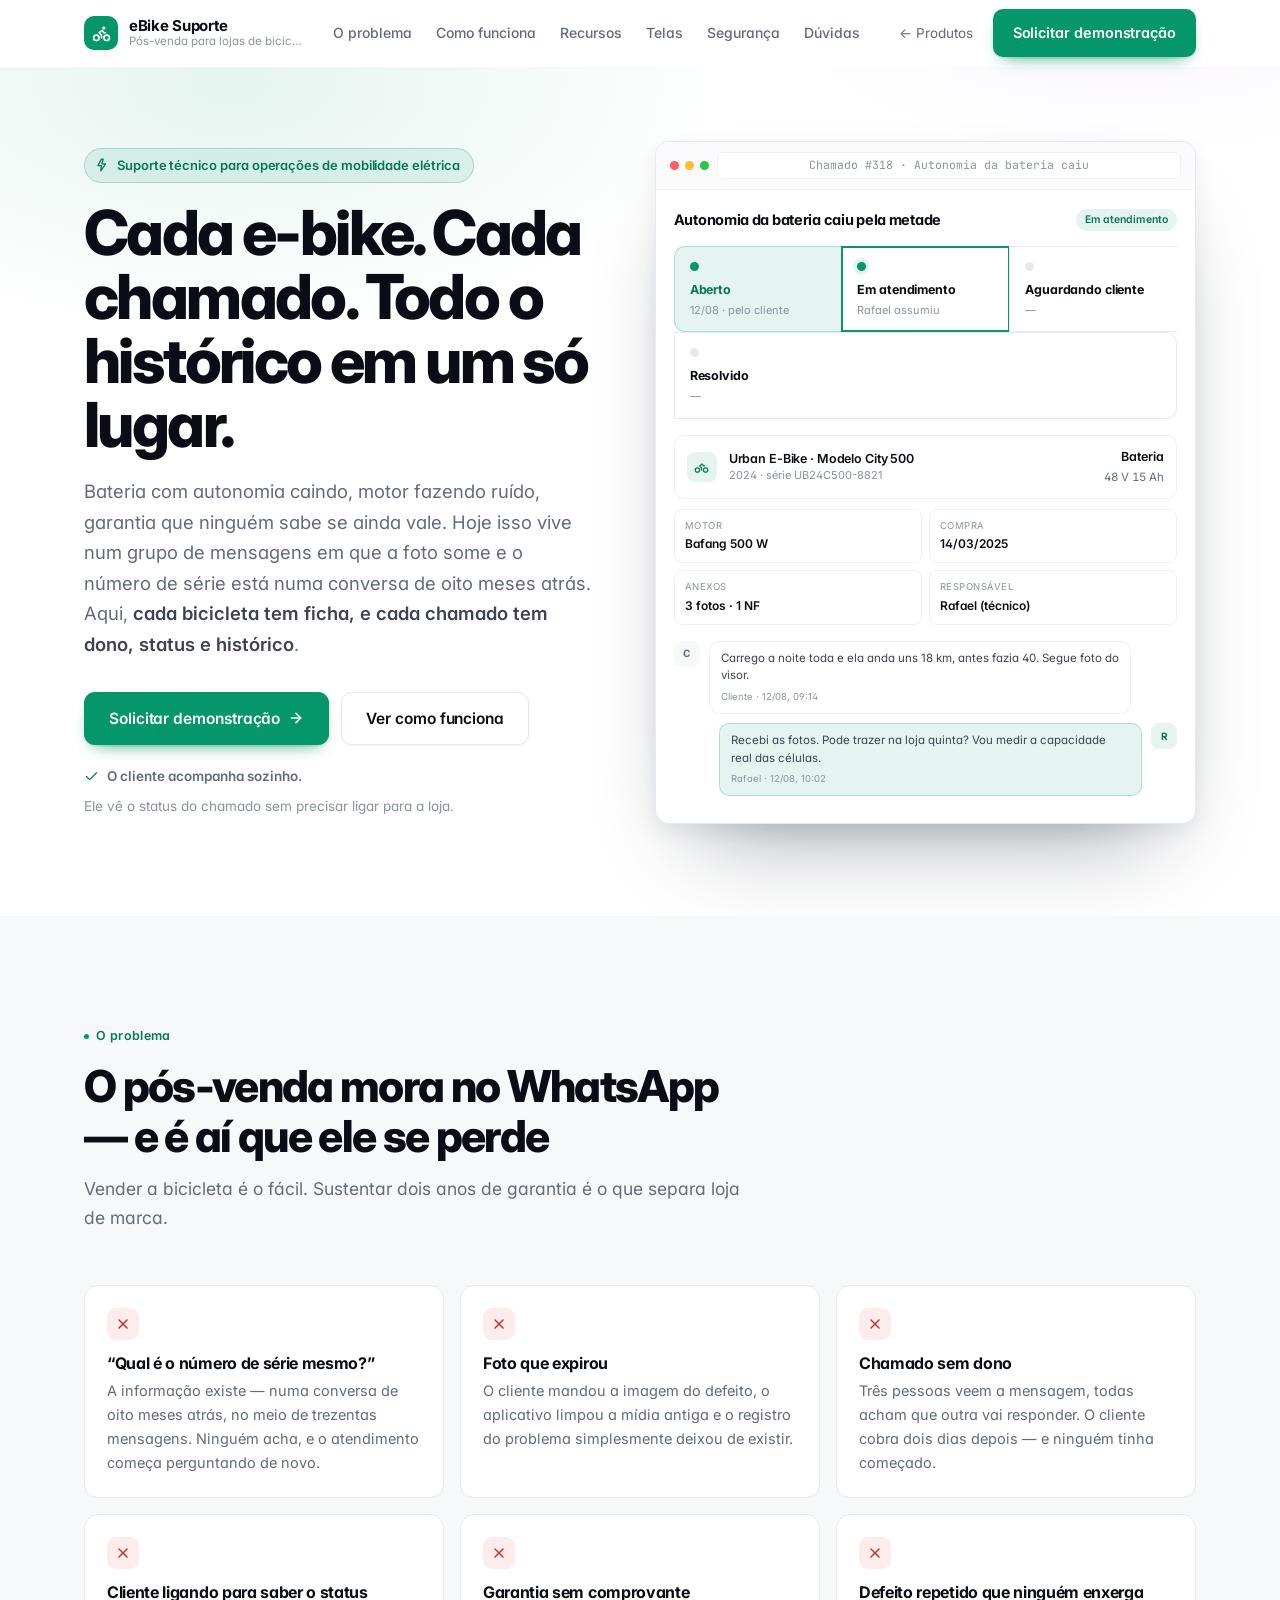
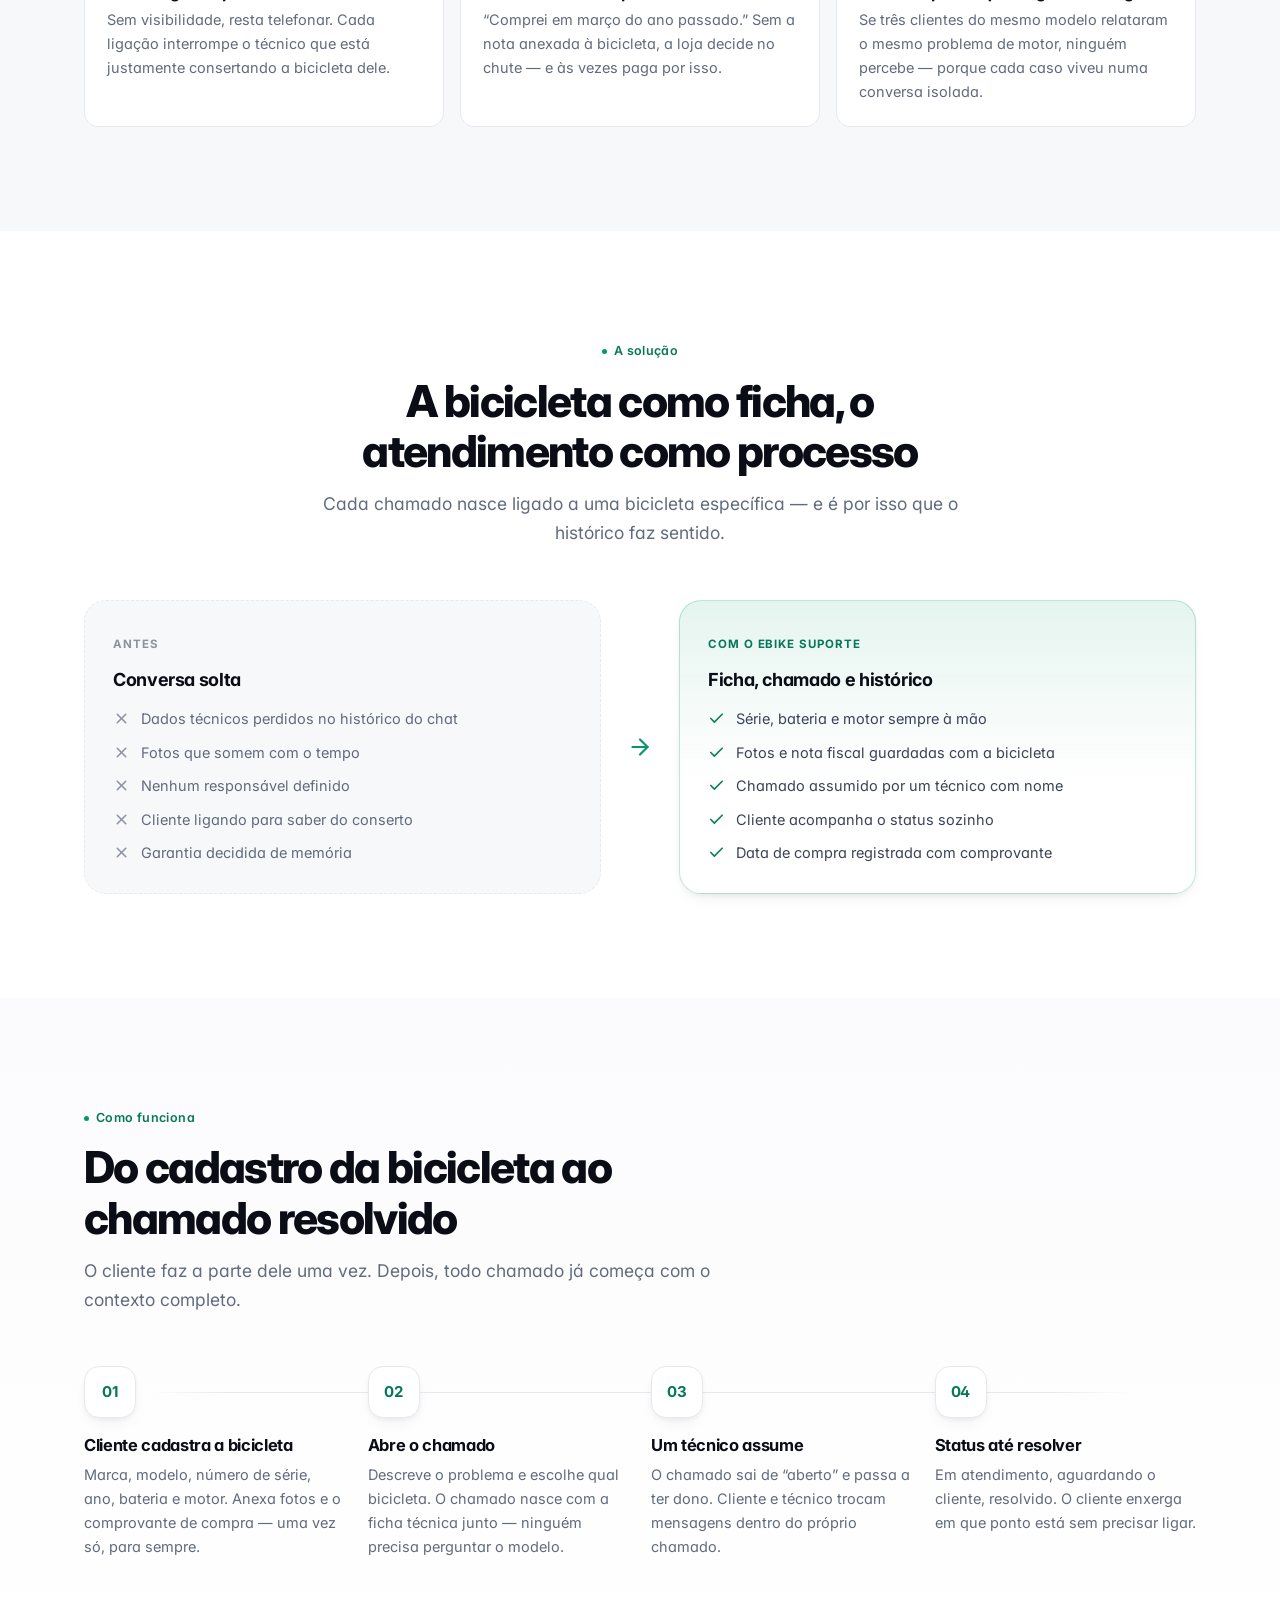
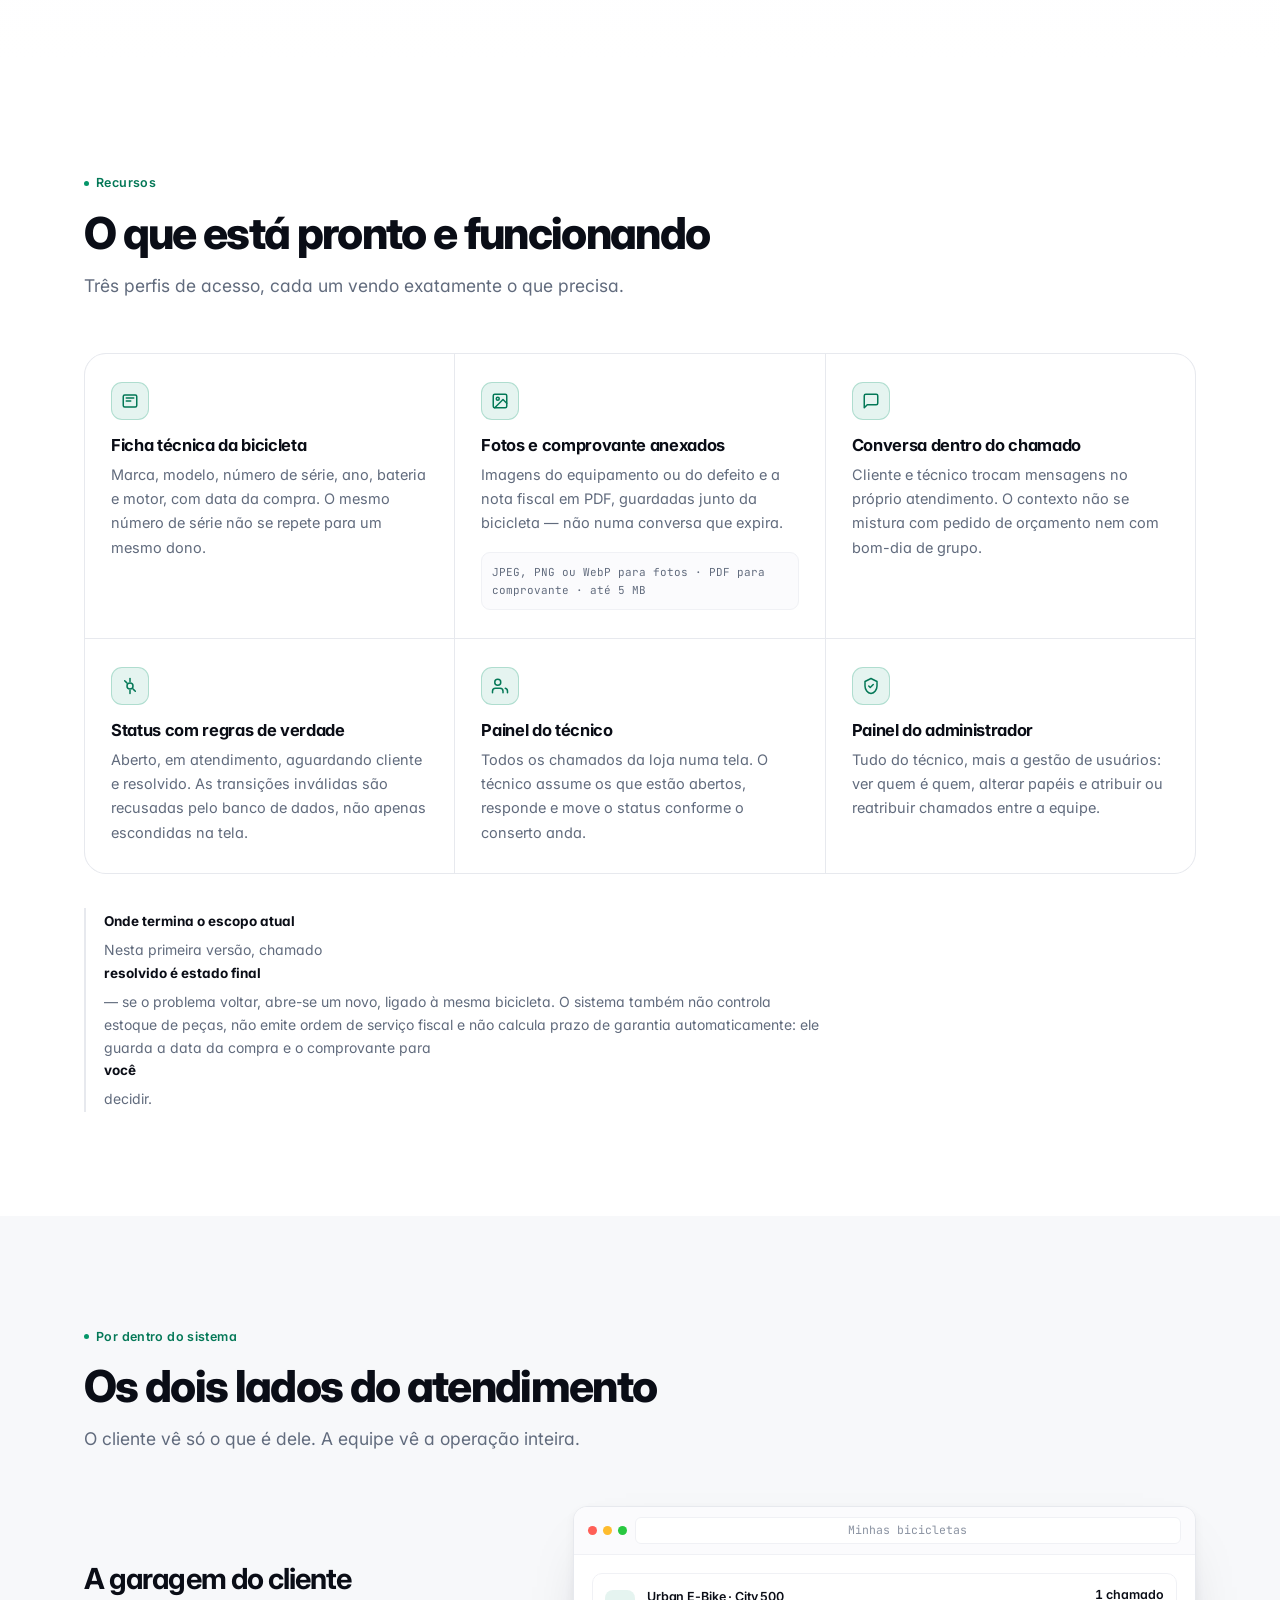
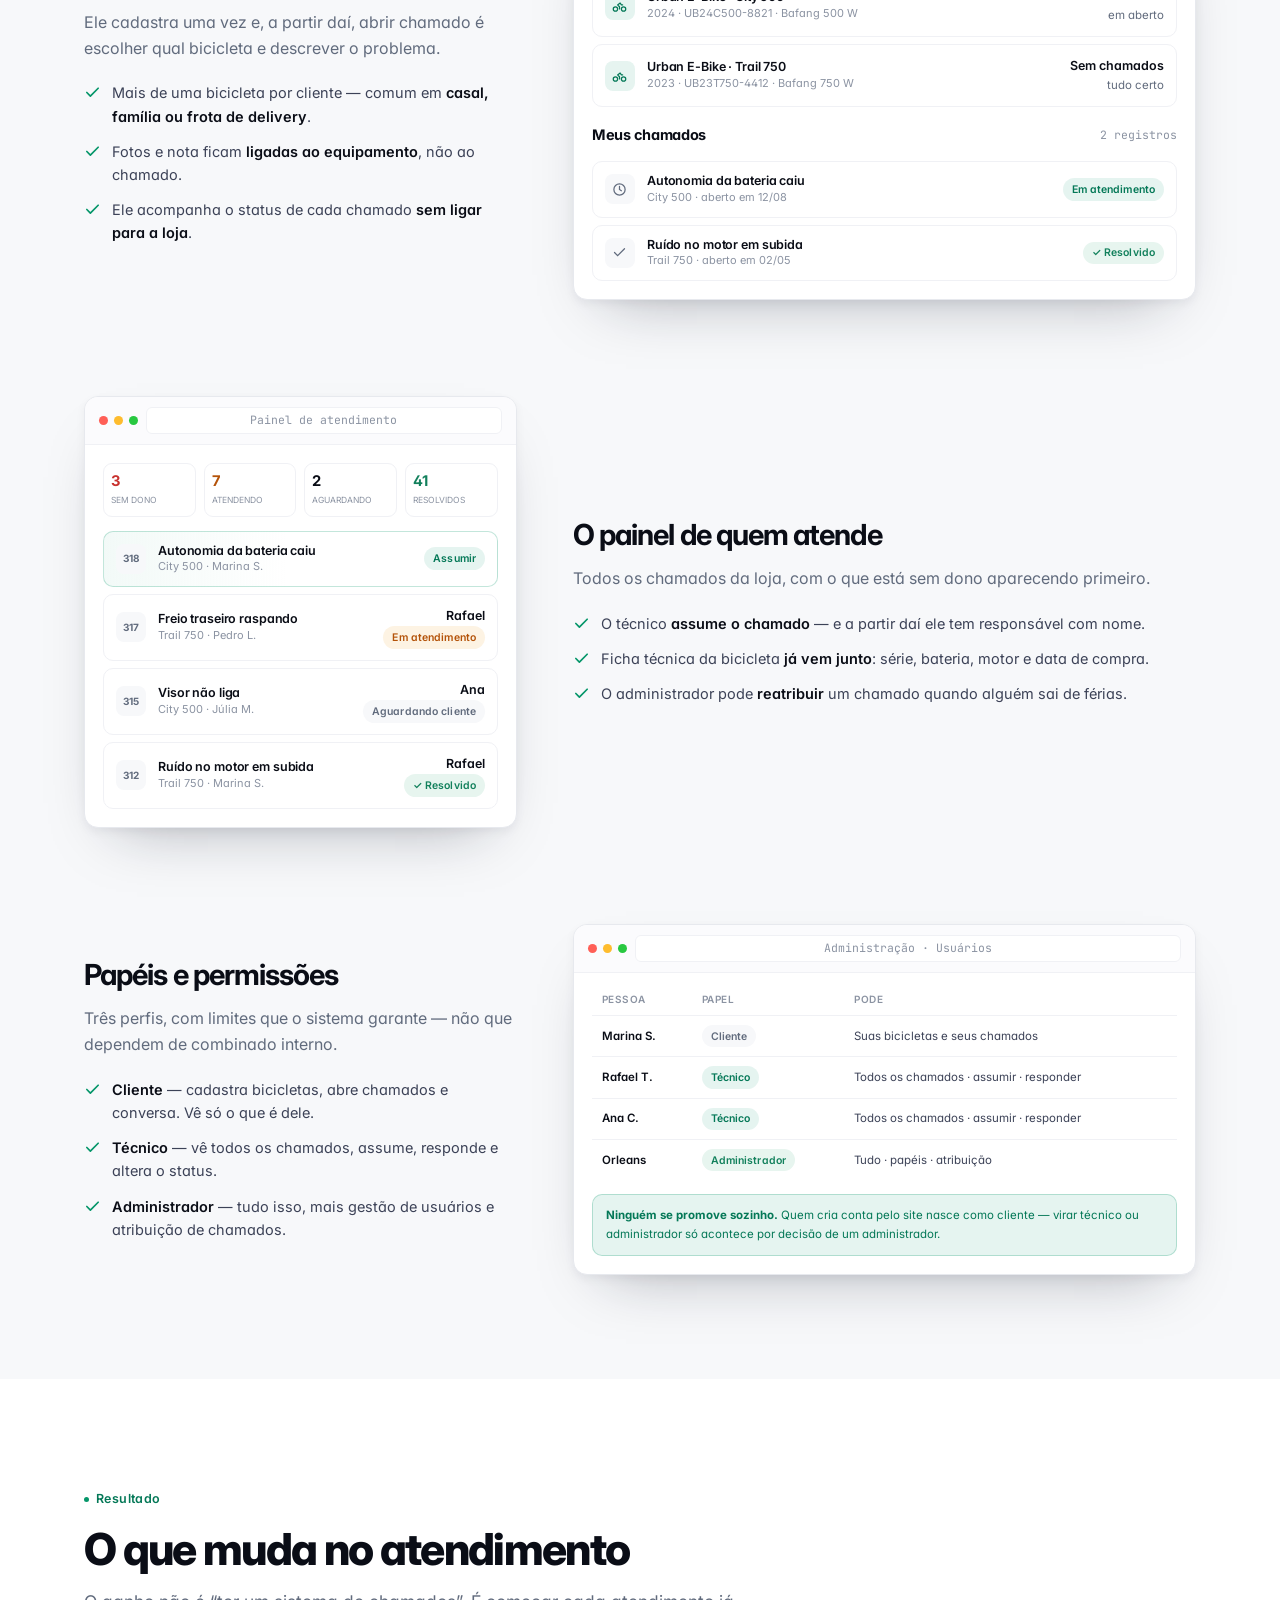
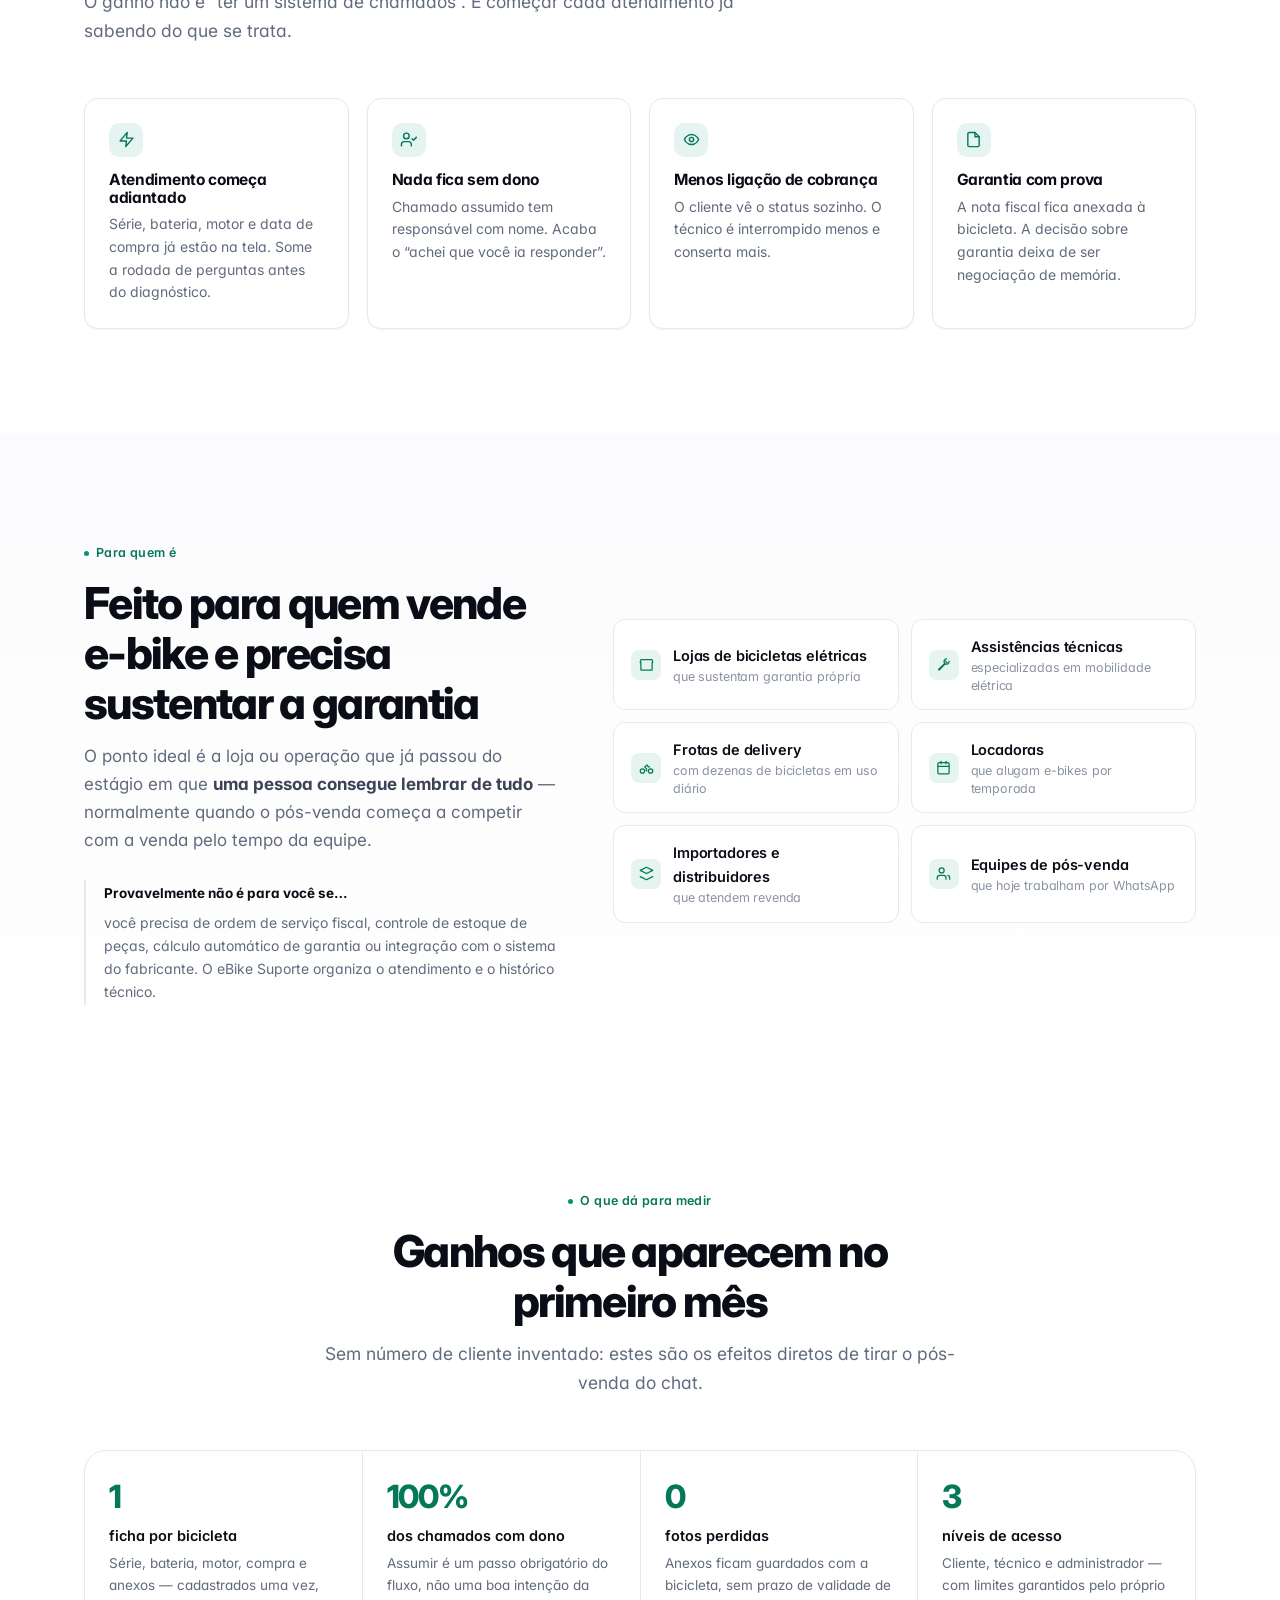
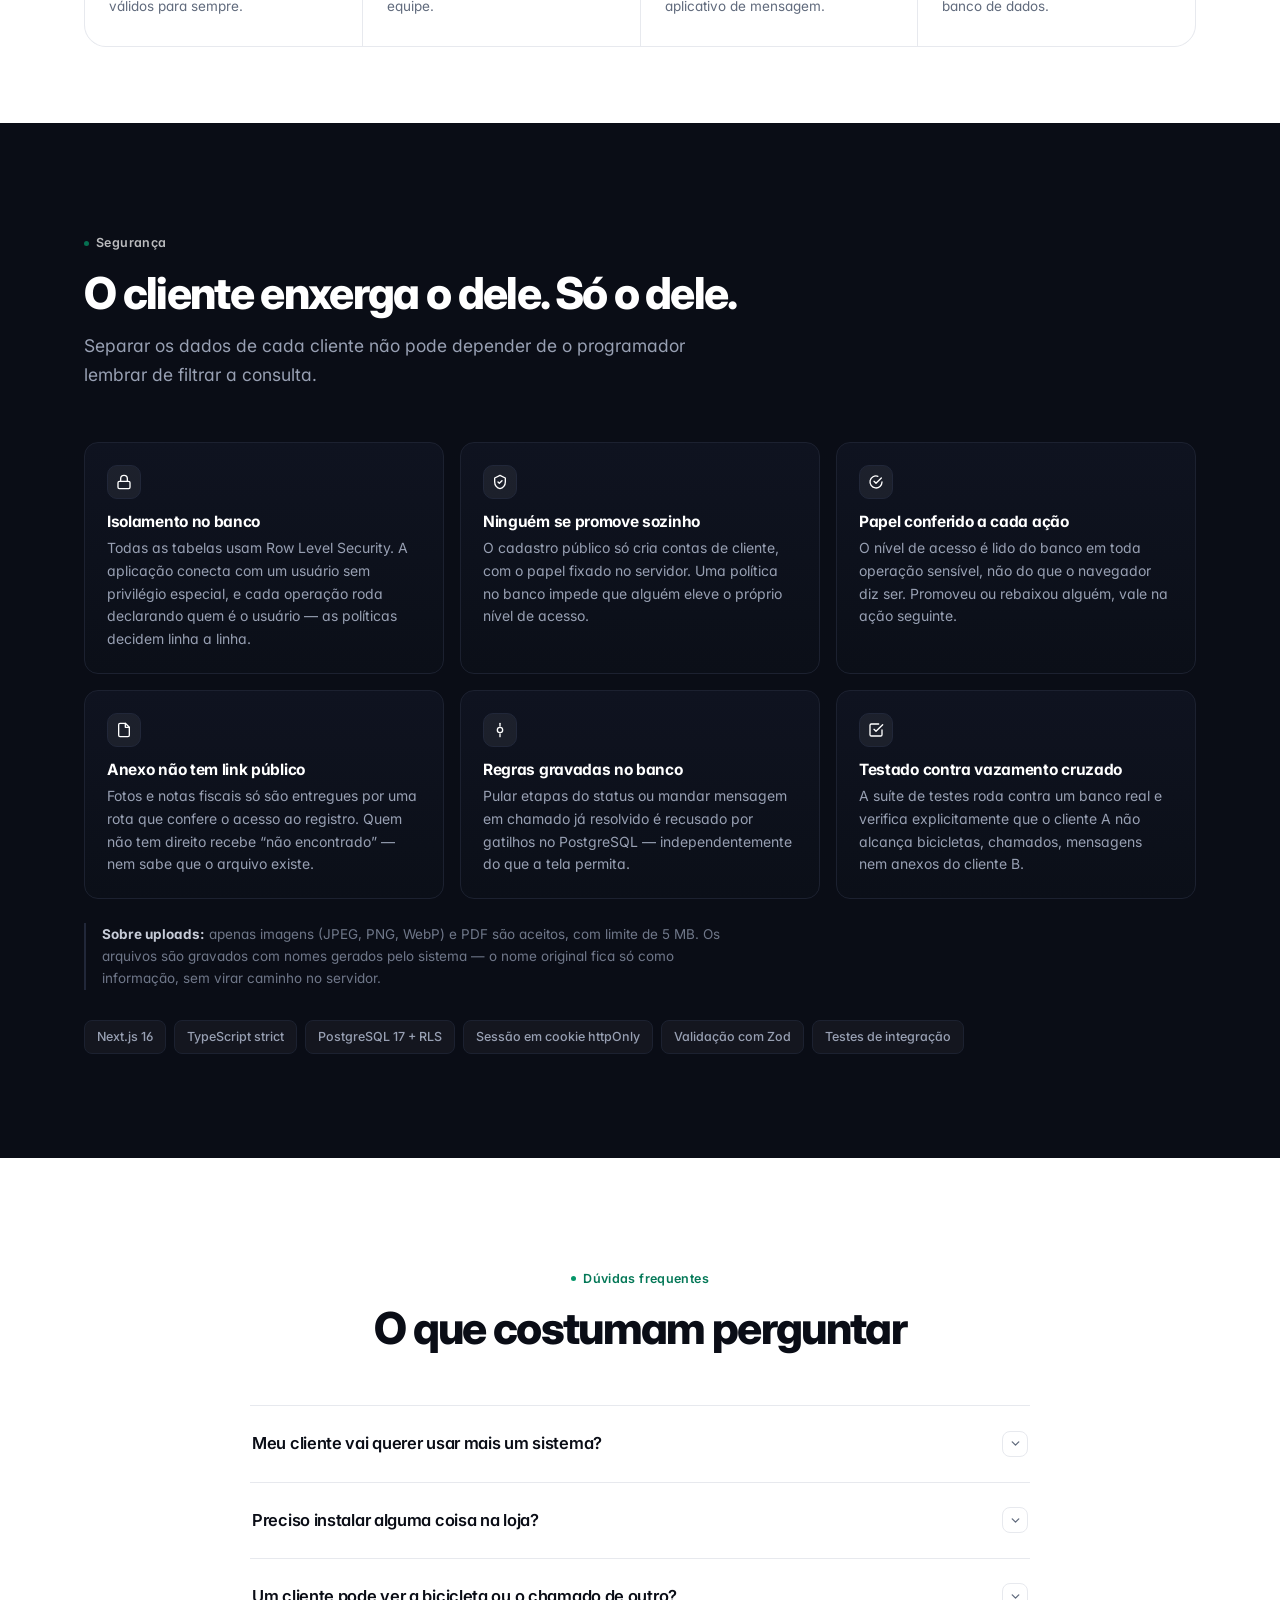
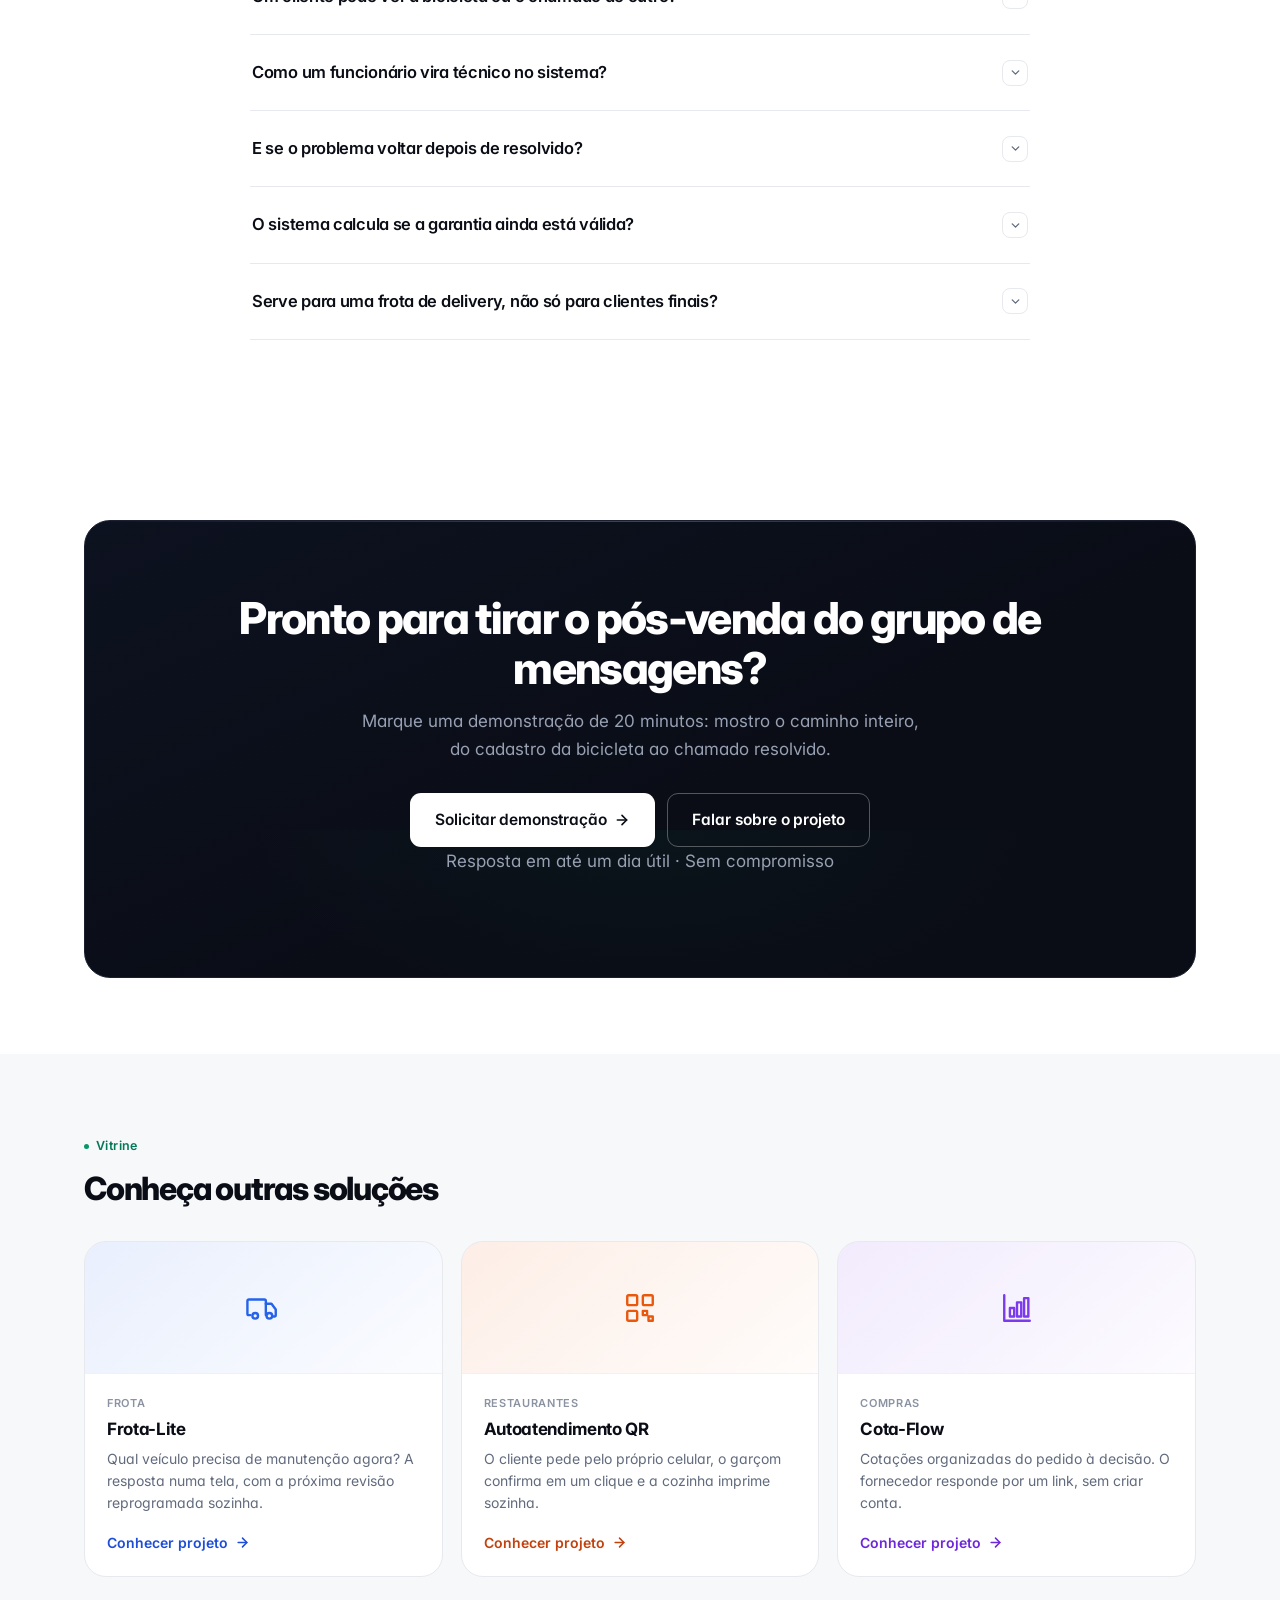
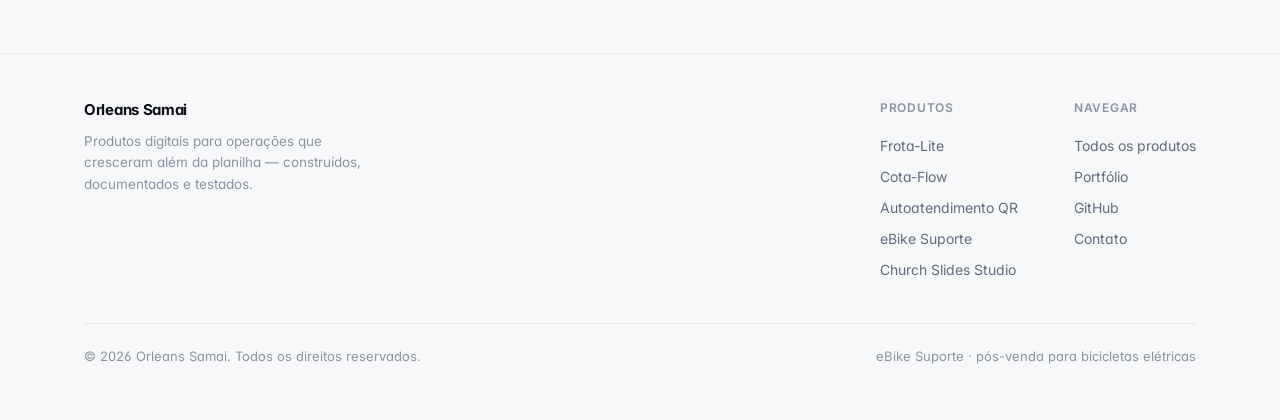
<file: projetos/ebike-support/index.html>
<!doctype html>
<html lang="pt-BR">
<head>
<meta charset="utf-8">
<meta name="viewport" content="width=device-width, initial-scale=1">
<title>eBike Suporte | Pós-venda organizado para lojas de bicicletas elétricas</title>
<meta name="description" content="O cliente cadastra a bicicleta e abre o chamado; a loja atende, responde e acompanha o status. Cada e-bike com número de série, bateria, motor, fotos, nota fiscal e todo o histórico técnico num só lugar.">
<link rel="canonical" href="https://orleanss777-sys.github.io/projetos/ebike-support/">
<meta name="theme-color" content="#059669">
<link rel="icon" href="data:image/svg+xml,<svg xmlns='http://www.w3.org/2000/svg' viewBox='0 0 100 100'><rect width='100' height='100' rx='24' fill='%23059669'/><text y='70' x='50' font-size='54' text-anchor='middle' fill='white' font-family='system-ui' font-weight='bold'>e</text></svg>">

<meta property="og:type" content="website">
<meta property="og:site_name" content="Orleans Samai · Produtos">
<meta property="og:locale" content="pt_BR">
<meta property="og:title" content="eBike Suporte | Pós-venda organizado para lojas de bicicletas elétricas">
<meta property="og:description" content="Cada e-bike, cada chamado e todo o histórico técnico em um só lugar — do cliente ao técnico, sem grupo de WhatsApp.">
<meta property="og:url" content="https://orleanss777-sys.github.io/projetos/ebike-support/">
<meta name="twitter:card" content="summary">

<link rel="preconnect" href="https://fonts.googleapis.com">
<link rel="preconnect" href="https://fonts.gstatic.com" crossorigin>
<link href="https://fonts.googleapis.com/css2?family=Inter:wght@400;500;600;700;800&amp;family=JetBrains+Mono:wght@400;500&amp;display=swap" rel="stylesheet">
<link rel="stylesheet" href="../../assets/css/produtos.css">
<script>document.documentElement.classList.add('js')</script>
<style>
  :root{
    --accent:#059669;
    --accent-ink:#047857;
    --accent-soft:rgba(5,150,105,.10);
    --accent-line:rgba(5,150,105,.24);
  }
  /* trilha de status do chamado — identidade própria da página */
  .eb-track{display:flex;align-items:stretch;gap:0;flex-wrap:wrap;margin-top:8px}
  .eb-step{
    flex:1;min-width:132px;padding:13px 15px;border:1px solid var(--line);background:#fff;
    border-right:0;position:relative;
  }
  .eb-step:first-child{border-radius:11px 0 0 11px}
  .eb-step:last-child{border-right:1px solid var(--line);border-radius:0 11px 11px 0}
  .eb-step b{display:block;font-size:12.5px;color:var(--ink);font-weight:700;letter-spacing:-.01em}
  .eb-step span{display:block;font-size:11px;color:var(--ink-4);margin-top:2px;line-height:1.45}
  .eb-step .dt{width:9px;height:9px;border-radius:50%;background:var(--line);margin-bottom:9px;display:block}
  .eb-step.done{background:var(--accent-soft);border-color:var(--accent-line)}
  .eb-step.done .dt{background:var(--accent)}
  .eb-step.done b{color:var(--accent-ink)}
  .eb-step.now{background:#fff;border-color:var(--accent);box-shadow:0 0 0 1px var(--accent) inset}
  .eb-step.now .dt{background:var(--accent);box-shadow:0 0 0 4px var(--accent-soft)}
  @media(max-width:820px){
    .eb-track{flex-direction:column}
    .eb-step{border-right:1px solid var(--line);border-bottom:0;border-radius:0}
    .eb-step:first-child{border-radius:11px 11px 0 0}
    .eb-step:last-child{border-bottom:1px solid var(--line);border-radius:0 0 11px 11px}
  }

  /* ficha técnica da bike */
  .eb-spec{display:grid;grid-template-columns:repeat(2,1fr);gap:7px;margin-top:10px}
  .eb-spec div{border:1px solid var(--line-soft);border-radius:8px;padding:8px 10px;background:#fff}
  .eb-spec span{display:block;font-size:9.5px;letter-spacing:.05em;text-transform:uppercase;color:var(--ink-4)}
  .eb-spec b{display:block;font-size:12px;color:var(--ink);font-weight:600;margin-top:1px}

  /* conversa do chamado */
  .eb-msg{display:flex;gap:9px;margin-bottom:9px}
  .eb-msg .av{width:26px;height:26px;border-radius:8px;flex:none;display:grid;place-items:center;
    font-size:10px;font-weight:700;background:var(--bg-soft);color:var(--ink-3)}
  .eb-msg .bb{border:1px solid var(--line-soft);border-radius:10px;padding:8px 11px;background:#fff;max-width:84%}
  .eb-msg .bb p{font-size:11.5px;color:var(--ink-2);line-height:1.55}
  .eb-msg .bb small{display:block;font-size:9.5px;color:var(--ink-4);margin-top:4px}
  .eb-msg.staff{flex-direction:row-reverse}
  .eb-msg.staff .av{background:var(--accent-soft);color:var(--accent-ink)}
  .eb-msg.staff .bb{background:var(--accent-soft);border-color:var(--accent-line)}
</style>
</head>
<body>

<header class="pnav">
  <div class="wrap pnav-in">
    <a class="pbrand" href="../">
      <span class="pmark"><svg viewBox="0 0 24 24" fill="none" stroke="currentColor" stroke-width="2" stroke-linecap="round" stroke-linejoin="round"><circle cx="5.5" cy="17.5" r="3.5"/><circle cx="18.5" cy="17.5" r="3.5"/><path d="M15 6a1 1 0 1 0 0-2 1 1 0 0 0 0 2Z"/><path d="M12 17.5V14l-3-3 4-3 2 3h2"/></svg></span>
      <span class="pbrand-txt"><b>eBike Suporte</b><small>Pós-venda para lojas de bicicletas elétricas</small></span>
    </a>
    <nav class="pnav-links">
      <a href="#problema">O problema</a>
      <a href="#como">Como funciona</a>
      <a href="#recursos">Recursos</a>
      <a href="#telas">Telas</a>
      <a href="#seguranca">Segurança</a>
      <a href="#faq">Dúvidas</a>
    </nav>
    <div class="pnav-right">
      <a class="pnav-back" href="../">← Produtos</a>
      <a class="btn btn-p" href="mailto:orleanssamai128@gmail.com?subject=Demonstra%C3%A7%C3%A3o%20do%20eBike%20Suporte&amp;body=Ol%C3%A1%2C%20Orleans.%20Gostaria%20de%20ver%20uma%20demonstra%C3%A7%C3%A3o%20do%20eBike%20Suporte.%0A%0ALoja%3A%0AChamados%20por%20m%C3%AAs%3A%0AMelhor%20hor%C3%A1rio%20para%20contato%3A">Solicitar demonstração</a>
    </div>
  </div>
</header>

<main>

<!-- ════════════════ HERO ════════════════ -->
<section class="hero">
  <div class="wrap hero-grid">
    <div>
      <span class="pill rv">
        <svg viewBox="0 0 24 24" fill="none" stroke="currentColor" stroke-width="2.2" stroke-linecap="round" stroke-linejoin="round"><path d="M11 2 5 13h6l-1 9 8-12h-6l2-8Z"/></svg>
        Suporte técnico para operações de mobilidade elétrica
      </span>
      <h1 class="rv">Cada e-bike. Cada chamado. Todo o histórico em um só lugar.</h1>
      <p class="sub rv">
        Bateria com autonomia caindo, motor fazendo ruído, garantia que ninguém sabe se ainda vale.
        Hoje isso vive num grupo de mensagens em que a foto some e o número de série está numa
        conversa de oito meses atrás. Aqui, <strong>cada bicicleta tem ficha, e cada chamado tem dono,
        status e histórico</strong>.
      </p>
      <div class="btn-row rv">
        <a class="btn btn-p btn-lg" href="mailto:orleanssamai128@gmail.com?subject=Demonstra%C3%A7%C3%A3o%20do%20eBike%20Suporte&amp;body=Ol%C3%A1%2C%20Orleans.%20Gostaria%20de%20ver%20uma%20demonstra%C3%A7%C3%A3o%20do%20eBike%20Suporte.%0A%0ALoja%3A%0AChamados%20por%20m%C3%AAs%3A%0AMelhor%20hor%C3%A1rio%20para%20contato%3A">
          Solicitar demonstração
          <svg viewBox="0 0 24 24" fill="none" stroke="currentColor" stroke-width="2.4" stroke-linecap="round" stroke-linejoin="round"><path d="M5 12h14"/><path d="m12 5 7 7-7 7"/></svg>
        </a>
        <a class="btn btn-s btn-lg" href="#como">Ver como funciona</a>
      </div>
      <p class="hero-note rv">
        <svg width="15" height="15" viewBox="0 0 24 24" fill="none" stroke="currentColor" stroke-width="2.2" stroke-linecap="round" stroke-linejoin="round" style="color:var(--ok)"><path d="M20 6 9 17l-5-5"/></svg>
        <b>O cliente acompanha sozinho.</b> Ele vê o status do chamado sem precisar ligar para a loja.
      </p>
    </div>

    <div class="rv-mk">
      <div class="mk mk-float">
        <div class="mk-bar">
          <span class="mk-dots"><i></i><i></i><i></i></span>
          <span class="mk-url mono">Chamado #318 · Autonomia da bateria caiu</span>
        </div>
        <div class="mk-body">
          <div class="mk-h">
            <b>Autonomia da bateria caiu pela metade</b>
            <span class="st st-acc">Em atendimento</span>
          </div>

          <div class="eb-track">
            <div class="eb-step done"><span class="dt"></span><b>Aberto</b><span>12/08 · pelo cliente</span></div>
            <div class="eb-step now"><span class="dt"></span><b>Em atendimento</b><span>Rafael assumiu</span></div>
            <div class="eb-step"><span class="dt"></span><b>Aguardando cliente</b><span>—</span></div>
            <div class="eb-step"><span class="dt"></span><b>Resolvido</b><span>—</span></div>
          </div>

          <div class="mk-row" style="margin-top:16px">
            <span class="ic" style="background:var(--accent-soft);color:var(--accent-ink)"><svg viewBox="0 0 24 24" fill="none" stroke="currentColor" stroke-width="2" stroke-linecap="round" stroke-linejoin="round"><circle cx="5.5" cy="17.5" r="3.5"/><circle cx="18.5" cy="17.5" r="3.5"/><path d="M12 17.5V14l-3-3 4-3 2 3h2"/></svg></span>
            <span class="tx"><b>Urban E-Bike · Modelo City 500</b><span>2024 · série UB24C500-8821</span></span>
            <span class="rt"><b>Bateria</b>48 V 15 Ah</span>
          </div>

          <div class="eb-spec">
            <div><span>Motor</span><b>Bafang 500 W</b></div>
            <div><span>Compra</span><b>14/03/2025</b></div>
            <div><span>Anexos</span><b>3 fotos · 1 NF</b></div>
            <div><span>Responsável</span><b>Rafael (técnico)</b></div>
          </div>

          <div style="margin-top:16px">
            <div class="eb-msg">
              <span class="av">C</span>
              <span class="bb"><p>Carrego a noite toda e ela anda uns 18 km, antes fazia 40. Segue foto do visor.</p><small>Cliente · 12/08, 09:14</small></span>
            </div>
            <div class="eb-msg staff">
              <span class="av">R</span>
              <span class="bb"><p>Recebi as fotos. Pode trazer na loja quinta? Vou medir a capacidade real das células.</p><small>Rafael · 12/08, 10:02</small></span>
            </div>
          </div>
        </div>
      </div>
    </div>
  </div>
</section>

<!-- ════════════════ PROBLEMA ════════════════ -->
<section class="sec sec-soft" id="problema">
  <div class="wrap">
    <div class="sec-head rv">
      <span class="eyebrow"><i></i> O problema</span>
      <h2>O pós-venda mora no WhatsApp — e é aí que ele se perde</h2>
      <p>Vender a bicicleta é o fácil. Sustentar dois anos de garantia é o que separa loja de marca.</p>
    </div>

    <div class="prob-grid">
      <div class="prob rv">
        <div class="x"><svg viewBox="0 0 24 24" fill="none" stroke="currentColor" stroke-width="2.2" stroke-linecap="round"><path d="M18 6 6 18"/><path d="m6 6 12 12"/></svg></div>
        <h3>“Qual é o número de série mesmo?”</h3>
        <p>A informação existe — numa conversa de oito meses atrás, no meio de trezentas mensagens. Ninguém acha, e o atendimento começa perguntando de novo.</p>
      </div>
      <div class="prob rv">
        <div class="x"><svg viewBox="0 0 24 24" fill="none" stroke="currentColor" stroke-width="2.2" stroke-linecap="round"><path d="M18 6 6 18"/><path d="m6 6 12 12"/></svg></div>
        <h3>Foto que expirou</h3>
        <p>O cliente mandou a imagem do defeito, o aplicativo limpou a mídia antiga e o registro do problema simplesmente deixou de existir.</p>
      </div>
      <div class="prob rv">
        <div class="x"><svg viewBox="0 0 24 24" fill="none" stroke="currentColor" stroke-width="2.2" stroke-linecap="round"><path d="M18 6 6 18"/><path d="m6 6 12 12"/></svg></div>
        <h3>Chamado sem dono</h3>
        <p>Três pessoas veem a mensagem, todas acham que outra vai responder. O cliente cobra dois dias depois — e ninguém tinha começado.</p>
      </div>
      <div class="prob rv">
        <div class="x"><svg viewBox="0 0 24 24" fill="none" stroke="currentColor" stroke-width="2.2" stroke-linecap="round"><path d="M18 6 6 18"/><path d="m6 6 12 12"/></svg></div>
        <h3>Cliente ligando para saber o status</h3>
        <p>Sem visibilidade, resta telefonar. Cada ligação interrompe o técnico que está justamente consertando a bicicleta dele.</p>
      </div>
      <div class="prob rv">
        <div class="x"><svg viewBox="0 0 24 24" fill="none" stroke="currentColor" stroke-width="2.2" stroke-linecap="round"><path d="M18 6 6 18"/><path d="m6 6 12 12"/></svg></div>
        <h3>Garantia sem comprovante</h3>
        <p>“Comprei em março do ano passado.” Sem a nota anexada à bicicleta, a loja decide no chute — e às vezes paga por isso.</p>
      </div>
      <div class="prob rv">
        <div class="x"><svg viewBox="0 0 24 24" fill="none" stroke="currentColor" stroke-width="2.2" stroke-linecap="round"><path d="M18 6 6 18"/><path d="m6 6 12 12"/></svg></div>
        <h3>Defeito repetido que ninguém enxerga</h3>
        <p>Se três clientes do mesmo modelo relataram o mesmo problema de motor, ninguém percebe — porque cada caso viveu numa conversa isolada.</p>
      </div>
    </div>
  </div>
</section>

<!-- ════════════════ SOLUÇÃO ════════════════ -->
<section class="sec">
  <div class="wrap">
    <div class="sec-head center rv">
      <span class="eyebrow"><i></i> A solução</span>
      <h2>A bicicleta como ficha, o atendimento como processo</h2>
      <p>Cada chamado nasce ligado a uma bicicleta específica — e é por isso que o histórico faz sentido.</p>
    </div>

    <div class="ba">
      <div class="ba-col before rv">
        <span class="ba-tag">Antes</span>
        <h3>Conversa solta</h3>
        <ul class="ba-list">
          <li><svg viewBox="0 0 24 24" fill="none" stroke="currentColor" stroke-width="2.2" stroke-linecap="round"><path d="M18 6 6 18"/><path d="m6 6 12 12"/></svg> Dados técnicos perdidos no histórico do chat</li>
          <li><svg viewBox="0 0 24 24" fill="none" stroke="currentColor" stroke-width="2.2" stroke-linecap="round"><path d="M18 6 6 18"/><path d="m6 6 12 12"/></svg> Fotos que somem com o tempo</li>
          <li><svg viewBox="0 0 24 24" fill="none" stroke="currentColor" stroke-width="2.2" stroke-linecap="round"><path d="M18 6 6 18"/><path d="m6 6 12 12"/></svg> Nenhum responsável definido</li>
          <li><svg viewBox="0 0 24 24" fill="none" stroke="currentColor" stroke-width="2.2" stroke-linecap="round"><path d="M18 6 6 18"/><path d="m6 6 12 12"/></svg> Cliente ligando para saber do conserto</li>
          <li><svg viewBox="0 0 24 24" fill="none" stroke="currentColor" stroke-width="2.2" stroke-linecap="round"><path d="M18 6 6 18"/><path d="m6 6 12 12"/></svg> Garantia decidida de memória</li>
        </ul>
      </div>

      <div class="ba-arrow rv">
        <svg viewBox="0 0 24 24" fill="none" stroke="currentColor" stroke-width="2" stroke-linecap="round" stroke-linejoin="round"><path d="M5 12h14"/><path d="m12 5 7 7-7 7"/></svg>
      </div>

      <div class="ba-col after rv">
        <span class="ba-tag">Com o eBike Suporte</span>
        <h3>Ficha, chamado e histórico</h3>
        <ul class="ba-list">
          <li><svg viewBox="0 0 24 24" fill="none" stroke="currentColor" stroke-width="2.4" stroke-linecap="round" stroke-linejoin="round"><path d="M20 6 9 17l-5-5"/></svg> Série, bateria e motor sempre à mão</li>
          <li><svg viewBox="0 0 24 24" fill="none" stroke="currentColor" stroke-width="2.4" stroke-linecap="round" stroke-linejoin="round"><path d="M20 6 9 17l-5-5"/></svg> Fotos e nota fiscal guardadas com a bicicleta</li>
          <li><svg viewBox="0 0 24 24" fill="none" stroke="currentColor" stroke-width="2.4" stroke-linecap="round" stroke-linejoin="round"><path d="M20 6 9 17l-5-5"/></svg> Chamado assumido por um técnico com nome</li>
          <li><svg viewBox="0 0 24 24" fill="none" stroke="currentColor" stroke-width="2.4" stroke-linecap="round" stroke-linejoin="round"><path d="M20 6 9 17l-5-5"/></svg> Cliente acompanha o status sozinho</li>
          <li><svg viewBox="0 0 24 24" fill="none" stroke="currentColor" stroke-width="2.4" stroke-linecap="round" stroke-linejoin="round"><path d="M20 6 9 17l-5-5"/></svg> Data de compra registrada com comprovante</li>
        </ul>
      </div>
    </div>
  </div>
</section>

<!-- ════════════════ COMO FUNCIONA ════════════════ -->
<section class="sec sec-tint" id="como">
  <div class="wrap">
    <div class="sec-head rv">
      <span class="eyebrow"><i></i> Como funciona</span>
      <h2>Do cadastro da bicicleta ao chamado resolvido</h2>
      <p>O cliente faz a parte dele uma vez. Depois, todo chamado já começa com o contexto completo.</p>
    </div>

    <div class="steps">
      <div class="step rv">
        <div class="n">01</div>
        <h3>Cliente cadastra a bicicleta</h3>
        <p>Marca, modelo, número de série, ano, bateria e motor. Anexa fotos e o comprovante de compra — uma vez só, para sempre.</p>
      </div>
      <div class="step rv">
        <div class="n">02</div>
        <h3>Abre o chamado</h3>
        <p>Descreve o problema e escolhe qual bicicleta. O chamado nasce com a ficha técnica junto — ninguém precisa perguntar o modelo.</p>
      </div>
      <div class="step rv">
        <div class="n">03</div>
        <h3>Um técnico assume</h3>
        <p>O chamado sai de “aberto” e passa a ter dono. Cliente e técnico trocam mensagens dentro do próprio chamado.</p>
      </div>
      <div class="step rv">
        <div class="n">04</div>
        <h3>Status até resolver</h3>
        <p>Em atendimento, aguardando o cliente, resolvido. O cliente enxerga em que ponto está sem precisar ligar.</p>
      </div>
    </div>
  </div>
</section>

<!-- ════════════════ RECURSOS ════════════════ -->
<section class="sec" id="recursos">
  <div class="wrap">
    <div class="sec-head rv">
      <span class="eyebrow"><i></i> Recursos</span>
      <h2>O que está pronto e funcionando</h2>
      <p>Três perfis de acesso, cada um vendo exatamente o que precisa.</p>
    </div>

    <div class="feat-grid">
      <div class="feat rv">
        <div class="ic"><svg viewBox="0 0 24 24" fill="none" stroke="currentColor" stroke-width="2" stroke-linecap="round" stroke-linejoin="round"><rect x="3" y="4" width="18" height="16" rx="2"/><path d="M7 8h10M7 12h6"/></svg></div>
        <h3>Ficha técnica da bicicleta</h3>
        <p>Marca, modelo, número de série, ano, bateria e motor, com data da compra. O mesmo número de série não se repete para um mesmo dono.</p>
      </div>
      <div class="feat rv">
        <div class="ic"><svg viewBox="0 0 24 24" fill="none" stroke="currentColor" stroke-width="2" stroke-linecap="round" stroke-linejoin="round"><rect x="3" y="3" width="18" height="18" rx="2"/><circle cx="9" cy="9" r="2"/><path d="m21 15-5-5L5 21"/></svg></div>
        <h3>Fotos e comprovante anexados</h3>
        <p>Imagens do equipamento ou do defeito e a nota fiscal em PDF, guardadas junto da bicicleta — não numa conversa que expira.</p>
        <div class="mini mono">JPEG, PNG ou WebP para fotos · PDF para comprovante · até 5 MB</div>
      </div>
      <div class="feat rv">
        <div class="ic"><svg viewBox="0 0 24 24" fill="none" stroke="currentColor" stroke-width="2" stroke-linecap="round" stroke-linejoin="round"><path d="M21 15a2 2 0 0 1-2 2H7l-4 4V5a2 2 0 0 1 2-2h14a2 2 0 0 1 2 2Z"/></svg></div>
        <h3>Conversa dentro do chamado</h3>
        <p>Cliente e técnico trocam mensagens no próprio atendimento. O contexto não se mistura com pedido de orçamento nem com bom-dia de grupo.</p>
      </div>
      <div class="feat rv">
        <div class="ic"><svg viewBox="0 0 24 24" fill="none" stroke="currentColor" stroke-width="2" stroke-linecap="round" stroke-linejoin="round"><path d="M12 2v4"/><path d="M12 18v4"/><path d="m4.9 4.9 2.9 2.9"/><path d="m16.2 16.2 2.9 2.9"/><circle cx="12" cy="12" r="4"/></svg></div>
        <h3>Status com regras de verdade</h3>
        <p>Aberto, em atendimento, aguardando cliente e resolvido. As transições inválidas são recusadas pelo banco de dados, não apenas escondidas na tela.</p>
      </div>
      <div class="feat rv">
        <div class="ic"><svg viewBox="0 0 24 24" fill="none" stroke="currentColor" stroke-width="2" stroke-linecap="round" stroke-linejoin="round"><path d="M16 21v-2a4 4 0 0 0-4-4H6a4 4 0 0 0-4 4v2"/><circle cx="9" cy="7" r="4"/><path d="M22 21v-2a4 4 0 0 0-3-3.87"/></svg></div>
        <h3>Painel do técnico</h3>
        <p>Todos os chamados da loja numa tela. O técnico assume os que estão abertos, responde e move o status conforme o conserto anda.</p>
      </div>
      <div class="feat rv">
        <div class="ic"><svg viewBox="0 0 24 24" fill="none" stroke="currentColor" stroke-width="2" stroke-linecap="round" stroke-linejoin="round"><path d="M12 2 4 6v6c0 5 3.4 9.4 8 10 4.6-.6 8-5 8-10V6l-8-4Z"/><path d="m9 12 2 2 4-4"/></svg></div>
        <h3>Painel do administrador</h3>
        <p>Tudo do técnico, mais a gestão de usuários: ver quem é quem, alterar papéis e atribuir ou reatribuir chamados entre a equipe.</p>
      </div>
    </div>

    <div class="notfor rv" style="margin-top:34px;max-width:74ch">
      <b>Onde termina o escopo atual</b>
      <p>Nesta primeira versão, chamado <b>resolvido é estado final</b> — se o problema voltar, abre-se um novo,
      ligado à mesma bicicleta. O sistema também não controla estoque de peças, não emite ordem de serviço fiscal
      e não calcula prazo de garantia automaticamente: ele guarda a data da compra e o comprovante para <b>você</b> decidir.</p>
    </div>
  </div>
</section>

<!-- ════════════════ DEMONSTRAÇÃO VISUAL ════════════════ -->
<section class="sec sec-soft" id="telas">
  <div class="wrap">
    <div class="sec-head rv">
      <span class="eyebrow"><i></i> Por dentro do sistema</span>
      <h2>Os dois lados do atendimento</h2>
      <p>O cliente vê só o que é dele. A equipe vê a operação inteira.</p>
    </div>

    <!-- show 1 -->
    <div class="show">
      <div class="show-txt rv">
        <h3>A garagem do cliente</h3>
        <p>Ele cadastra uma vez e, a partir daí, abrir chamado é escolher qual bicicleta e descrever o problema.</p>
        <ul class="show-pts">
          <li><svg viewBox="0 0 24 24" fill="none" stroke="currentColor" stroke-width="2.4" stroke-linecap="round" stroke-linejoin="round"><path d="M20 6 9 17l-5-5"/></svg><span>Mais de uma bicicleta por cliente — comum em <b>casal, família ou frota de delivery</b>.</span></li>
          <li><svg viewBox="0 0 24 24" fill="none" stroke="currentColor" stroke-width="2.4" stroke-linecap="round" stroke-linejoin="round"><path d="M20 6 9 17l-5-5"/></svg><span>Fotos e nota ficam <b>ligadas ao equipamento</b>, não ao chamado.</span></li>
          <li><svg viewBox="0 0 24 24" fill="none" stroke="currentColor" stroke-width="2.4" stroke-linecap="round" stroke-linejoin="round"><path d="M20 6 9 17l-5-5"/></svg><span>Ele acompanha o status de cada chamado <b>sem ligar para a loja</b>.</span></li>
        </ul>
      </div>
      <div class="show-vis rv-mk">
        <div class="mk">
          <div class="mk-bar"><span class="mk-dots"><i></i><i></i><i></i></span><span class="mk-url mono">Minhas bicicletas</span></div>
          <div class="mk-body">
            <div class="mk-row">
              <span class="ic" style="background:var(--accent-soft);color:var(--accent-ink)"><svg viewBox="0 0 24 24" fill="none" stroke="currentColor" stroke-width="2" stroke-linecap="round" stroke-linejoin="round"><circle cx="5.5" cy="17.5" r="3.5"/><circle cx="18.5" cy="17.5" r="3.5"/><path d="M12 17.5V14l-3-3 4-3 2 3h2"/></svg></span>
              <span class="tx"><b>Urban E-Bike · City 500</b><span>2024 · UB24C500-8821 · Bafang 500 W</span></span>
              <span class="rt"><b>1 chamado</b>em aberto</span>
            </div>
            <div class="mk-row">
              <span class="ic" style="background:var(--accent-soft);color:var(--accent-ink)"><svg viewBox="0 0 24 24" fill="none" stroke="currentColor" stroke-width="2" stroke-linecap="round" stroke-linejoin="round"><circle cx="5.5" cy="17.5" r="3.5"/><circle cx="18.5" cy="17.5" r="3.5"/><path d="M12 17.5V14l-3-3 4-3 2 3h2"/></svg></span>
              <span class="tx"><b>Urban E-Bike · Trail 750</b><span>2023 · UB23T750-4412 · Bafang 750 W</span></span>
              <span class="rt"><b>Sem chamados</b>tudo certo</span>
            </div>
            <div class="mk-h" style="margin-top:16px"><b>Meus chamados</b><small class="mono">2 registros</small></div>
            <div class="mk-row">
              <span class="ic"><svg viewBox="0 0 24 24" fill="none" stroke="currentColor" stroke-width="2" stroke-linecap="round"><circle cx="12" cy="12" r="9"/><path d="M12 7v5l3 2"/></svg></span>
              <span class="tx"><b>Autonomia da bateria caiu</b><span>City 500 · aberto em 12/08</span></span>
              <span class="rt"><span class="st st-acc">Em atendimento</span></span>
            </div>
            <div class="mk-row" style="margin-bottom:0">
              <span class="ic"><svg viewBox="0 0 24 24" fill="none" stroke="currentColor" stroke-width="2" stroke-linecap="round"><path d="M20 6 9 17l-5-5"/></svg></span>
              <span class="tx"><b>Ruído no motor em subida</b><span>Trail 750 · aberto em 02/05</span></span>
              <span class="rt"><span class="st st-ok">✓ Resolvido</span></span>
            </div>
          </div>
        </div>
      </div>
    </div>

    <!-- show 2 -->
    <div class="show flip">
      <div class="show-txt rv">
        <h3>O painel de quem atende</h3>
        <p>Todos os chamados da loja, com o que está sem dono aparecendo primeiro.</p>
        <ul class="show-pts">
          <li><svg viewBox="0 0 24 24" fill="none" stroke="currentColor" stroke-width="2.4" stroke-linecap="round" stroke-linejoin="round"><path d="M20 6 9 17l-5-5"/></svg><span>O técnico <b>assume o chamado</b> — e a partir daí ele tem responsável com nome.</span></li>
          <li><svg viewBox="0 0 24 24" fill="none" stroke="currentColor" stroke-width="2.4" stroke-linecap="round" stroke-linejoin="round"><path d="M20 6 9 17l-5-5"/></svg><span>Ficha técnica da bicicleta <b>já vem junto</b>: série, bateria, motor e data de compra.</span></li>
          <li><svg viewBox="0 0 24 24" fill="none" stroke="currentColor" stroke-width="2.4" stroke-linecap="round" stroke-linejoin="round"><path d="M20 6 9 17l-5-5"/></svg><span>O administrador pode <b>reatribuir</b> um chamado quando alguém sai de férias.</span></li>
        </ul>
      </div>
      <div class="show-vis rv-mk">
        <div class="mk">
          <div class="mk-bar"><span class="mk-dots"><i></i><i></i><i></i></span><span class="mk-url mono">Painel de atendimento</span></div>
          <div class="mk-body">
            <div class="mk-kpis" style="grid-template-columns:repeat(4,1fr)">
              <div class="mk-kpi bad"><b>3</b><span>SEM DONO</span></div>
              <div class="mk-kpi warn"><b>7</b><span>ATENDENDO</span></div>
              <div class="mk-kpi"><b>2</b><span>AGUARDANDO</span></div>
              <div class="mk-kpi ok"><b>41</b><span>RESOLVIDOS</span></div>
            </div>
            <div class="mk-row hot" style="margin-top:14px;border-color:var(--accent-line);background:linear-gradient(90deg,rgba(5,150,105,.05),#fff 46%)">
              <span class="ic"><b style="font-size:10px">318</b></span>
              <span class="tx"><b>Autonomia da bateria caiu</b><span>City 500 · Marina S.</span></span>
              <span class="rt"><span class="st st-acc">Assumir</span></span>
            </div>
            <div class="mk-row">
              <span class="ic"><b style="font-size:10px">317</b></span>
              <span class="tx"><b>Freio traseiro raspando</b><span>Trail 750 · Pedro L.</span></span>
              <span class="rt"><b>Rafael</b><span class="st st-warn">Em atendimento</span></span>
            </div>
            <div class="mk-row">
              <span class="ic"><b style="font-size:10px">315</b></span>
              <span class="tx"><b>Visor não liga</b><span>City 500 · Júlia M.</span></span>
              <span class="rt"><b>Ana</b><span class="st st-neutral">Aguardando cliente</span></span>
            </div>
            <div class="mk-row" style="margin-bottom:0">
              <span class="ic"><b style="font-size:10px">312</b></span>
              <span class="tx"><b>Ruído no motor em subida</b><span>Trail 750 · Marina S.</span></span>
              <span class="rt"><b>Rafael</b><span class="st st-ok">✓ Resolvido</span></span>
            </div>
          </div>
        </div>
      </div>
    </div>

    <!-- show 3 -->
    <div class="show" style="margin-bottom:0">
      <div class="show-txt rv">
        <h3>Papéis e permissões</h3>
        <p>Três perfis, com limites que o sistema garante — não que dependem de combinado interno.</p>
        <ul class="show-pts">
          <li><svg viewBox="0 0 24 24" fill="none" stroke="currentColor" stroke-width="2.4" stroke-linecap="round" stroke-linejoin="round"><path d="M20 6 9 17l-5-5"/></svg><span><b>Cliente</b> — cadastra bicicletas, abre chamados e conversa. Vê só o que é dele.</span></li>
          <li><svg viewBox="0 0 24 24" fill="none" stroke="currentColor" stroke-width="2.4" stroke-linecap="round" stroke-linejoin="round"><path d="M20 6 9 17l-5-5"/></svg><span><b>Técnico</b> — vê todos os chamados, assume, responde e altera o status.</span></li>
          <li><svg viewBox="0 0 24 24" fill="none" stroke="currentColor" stroke-width="2.4" stroke-linecap="round" stroke-linejoin="round"><path d="M20 6 9 17l-5-5"/></svg><span><b>Administrador</b> — tudo isso, mais gestão de usuários e atribuição de chamados.</span></li>
        </ul>
      </div>
      <div class="show-vis rv-mk">
        <div class="mk">
          <div class="mk-bar"><span class="mk-dots"><i></i><i></i><i></i></span><span class="mk-url mono">Administração · Usuários</span></div>
          <div class="mk-body">
            <div class="mk-scroll">
              <table class="mk-tbl">
                <tr><th>Pessoa</th><th>Papel</th><th>Pode</th></tr>
                <tr>
                  <td><b>Marina S.</b></td>
                  <td><span class="st st-neutral">Cliente</span></td>
                  <td>Suas bicicletas e seus chamados</td>
                </tr>
                <tr>
                  <td><b>Rafael T.</b></td>
                  <td><span class="st st-acc">Técnico</span></td>
                  <td>Todos os chamados · assumir · responder</td>
                </tr>
                <tr>
                  <td><b>Ana C.</b></td>
                  <td><span class="st st-acc">Técnico</span></td>
                  <td>Todos os chamados · assumir · responder</td>
                </tr>
                <tr>
                  <td><b>Orleans</b></td>
                  <td><span class="st st-ok">Administrador</span></td>
                  <td>Tudo · papéis · atribuição</td>
                </tr>
              </table>
            </div>
            <div style="margin-top:14px;padding:11px 13px;border-radius:10px;background:var(--accent-soft);border:1px solid var(--accent-line);font-size:11.5px;color:var(--accent-ink)">
              <b>Ninguém se promove sozinho.</b> Quem cria conta pelo site nasce como cliente — virar técnico ou administrador só acontece por decisão de um administrador.
            </div>
          </div>
        </div>
      </div>
    </div>
  </div>
</section>

<!-- ════════════════ BENEFÍCIOS ════════════════ -->
<section class="sec">
  <div class="wrap">
    <div class="sec-head rv">
      <span class="eyebrow"><i></i> Resultado</span>
      <h2>O que muda no atendimento</h2>
      <p>O ganho não é “ter um sistema de chamados”. É começar cada atendimento já sabendo do que se trata.</p>
    </div>

    <div class="ben-grid">
      <div class="ben rv">
        <div class="ic"><svg viewBox="0 0 24 24" fill="none" stroke="currentColor" stroke-width="2" stroke-linecap="round" stroke-linejoin="round"><path d="M13 2 3 14h9l-1 8 10-12h-9l1-8Z"/></svg></div>
        <h3>Atendimento começa adiantado</h3>
        <p>Série, bateria, motor e data de compra já estão na tela. Some a rodada de perguntas antes do diagnóstico.</p>
      </div>
      <div class="ben rv">
        <div class="ic"><svg viewBox="0 0 24 24" fill="none" stroke="currentColor" stroke-width="2" stroke-linecap="round" stroke-linejoin="round"><path d="M16 21v-2a4 4 0 0 0-4-4H6a4 4 0 0 0-4 4v2"/><circle cx="9" cy="7" r="4"/><path d="m17 11 2 2 4-4"/></svg></div>
        <h3>Nada fica sem dono</h3>
        <p>Chamado assumido tem responsável com nome. Acaba o “achei que você ia responder”.</p>
      </div>
      <div class="ben rv">
        <div class="ic"><svg viewBox="0 0 24 24" fill="none" stroke="currentColor" stroke-width="2" stroke-linecap="round" stroke-linejoin="round"><path d="M2 12s3-7 10-7 10 7 10 7-3 7-10 7-10-7-10-7Z"/><circle cx="12" cy="12" r="3"/></svg></div>
        <h3>Menos ligação de cobrança</h3>
        <p>O cliente vê o status sozinho. O técnico é interrompido menos e conserta mais.</p>
      </div>
      <div class="ben rv">
        <div class="ic"><svg viewBox="0 0 24 24" fill="none" stroke="currentColor" stroke-width="2" stroke-linecap="round" stroke-linejoin="round"><path d="M14 2H6a2 2 0 0 0-2 2v16a2 2 0 0 0 2 2h12a2 2 0 0 0 2-2V8Z"/><path d="M14 2v6h6"/></svg></div>
        <h3>Garantia com prova</h3>
        <p>A nota fiscal fica anexada à bicicleta. A decisão sobre garantia deixa de ser negociação de memória.</p>
      </div>
    </div>
  </div>
</section>

<!-- ════════════════ PARA QUEM É ════════════════ -->
<section class="sec sec-tint">
  <div class="wrap aud-wrap">
    <div class="rv">
      <span class="eyebrow"><i></i> Para quem é</span>
      <h2>Feito para quem vende e-bike e precisa sustentar a garantia</h2>
      <p style="color:var(--ink-3);font-size:17px;margin-top:14px">
        O ponto ideal é a loja ou operação que já passou do estágio em que <strong style="color:var(--ink-2)">uma
        pessoa consegue lembrar de tudo</strong> — normalmente quando o pós-venda começa a competir com a venda pelo tempo da equipe.
      </p>
      <div class="notfor">
        <b>Provavelmente não é para você se…</b>
        <p>você precisa de ordem de serviço fiscal, controle de estoque de peças, cálculo automático de garantia
        ou integração com o sistema do fabricante. O eBike Suporte organiza o atendimento e o histórico técnico.</p>
      </div>
    </div>

    <div class="aud-grid">
      <div class="aud rv"><span class="ic"><svg viewBox="0 0 24 24" fill="none" stroke="currentColor" stroke-width="2" stroke-linecap="round" stroke-linejoin="round"><path d="m2 9 1-5h18l1 5"/><path d="M3 9v11a1 1 0 0 0 1 1h16a1 1 0 0 0 1-1V9"/></svg></span><b>Lojas de bicicletas elétricas<span>que sustentam garantia própria</span></b></div>
      <div class="aud rv"><span class="ic"><svg viewBox="0 0 24 24" fill="none" stroke="currentColor" stroke-width="2" stroke-linecap="round" stroke-linejoin="round"><path d="m14.7 6.3 3 3"/><path d="M17 3a4.24 4.24 0 0 0-3 7.2L4 20l1 1 9.8-10A4.24 4.24 0 0 0 21 7"/></svg></span><b>Assistências técnicas<span>especializadas em mobilidade elétrica</span></b></div>
      <div class="aud rv"><span class="ic"><svg viewBox="0 0 24 24" fill="none" stroke="currentColor" stroke-width="2" stroke-linecap="round" stroke-linejoin="round"><circle cx="5.5" cy="17.5" r="3.5"/><circle cx="18.5" cy="17.5" r="3.5"/><path d="M12 17.5V14l-3-3 4-3 2 3h2"/></svg></span><b>Frotas de delivery<span>com dezenas de bicicletas em uso diário</span></b></div>
      <div class="aud rv"><span class="ic"><svg viewBox="0 0 24 24" fill="none" stroke="currentColor" stroke-width="2" stroke-linecap="round" stroke-linejoin="round"><path d="M8 2v4M16 2v4M3 10h18"/><rect x="3" y="4" width="18" height="18" rx="2"/></svg></span><b>Locadoras<span>que alugam e-bikes por temporada</span></b></div>
      <div class="aud rv"><span class="ic"><svg viewBox="0 0 24 24" fill="none" stroke="currentColor" stroke-width="2" stroke-linecap="round" stroke-linejoin="round"><path d="M12 2 2 7l10 5 10-5-10-5Z"/><path d="m2 17 10 5 10-5"/></svg></span><b>Importadores e distribuidores<span>que atendem revenda</span></b></div>
      <div class="aud rv"><span class="ic"><svg viewBox="0 0 24 24" fill="none" stroke="currentColor" stroke-width="2" stroke-linecap="round" stroke-linejoin="round"><path d="M16 21v-2a4 4 0 0 0-4-4H6a4 4 0 0 0-4 4v2"/><circle cx="9" cy="7" r="4"/><path d="M22 21v-2a4 4 0 0 0-3-3.87"/></svg></span><b>Equipes de pós-venda<span>que hoje trabalham por WhatsApp</span></b></div>
    </div>
  </div>
</section>

<!-- ════════════════ MÉTRICAS ════════════════ -->
<section class="sec sec-sm">
  <div class="wrap">
    <div class="sec-head center rv">
      <span class="eyebrow" style="justify-content:center"><i></i> O que dá para medir</span>
      <h2>Ganhos que aparecem no primeiro mês</h2>
      <p>Sem número de cliente inventado: estes são os efeitos diretos de tirar o pós-venda do chat.</p>
    </div>
    <div class="mets">
      <div class="met rv"><b>1</b><span class="lbl">ficha por bicicleta</span><p>Série, bateria, motor, compra e anexos — cadastrados uma vez, válidos para sempre.</p></div>
      <div class="met rv"><b><span data-count="100" data-suffix="%">100%</span></b><span class="lbl">dos chamados com dono</span><p>Assumir é um passo obrigatório do fluxo, não uma boa intenção da equipe.</p></div>
      <div class="met rv"><b>0</b><span class="lbl">fotos perdidas</span><p>Anexos ficam guardados com a bicicleta, sem prazo de validade de aplicativo de mensagem.</p></div>
      <div class="met rv"><b>3</b><span class="lbl">níveis de acesso</span><p>Cliente, técnico e administrador — com limites garantidos pelo próprio banco de dados.</p></div>
    </div>
  </div>
</section>

<!-- ════════════════ SEGURANÇA ════════════════ -->
<section class="sec sec-dark" id="seguranca">
  <div class="wrap">
    <div class="sec-head rv">
      <span class="eyebrow"><i></i> Segurança</span>
      <h2>O cliente enxerga o dele. Só o dele.</h2>
      <p>Separar os dados de cada cliente não pode depender de o programador lembrar de filtrar a consulta.</p>
    </div>

    <div class="secu-grid">
      <div class="secu rv">
        <div class="ic"><svg viewBox="0 0 24 24" fill="none" stroke="currentColor" stroke-width="2" stroke-linecap="round" stroke-linejoin="round"><rect x="3" y="11" width="18" height="11" rx="2"/><path d="M7 11V7a5 5 0 0 1 10 0v4"/></svg></div>
        <h3>Isolamento no banco</h3>
        <p>Todas as tabelas usam Row Level Security. A aplicação conecta com um usuário sem privilégio especial, e cada operação roda declarando quem é o usuário — as políticas decidem linha a linha.</p>
      </div>
      <div class="secu rv">
        <div class="ic"><svg viewBox="0 0 24 24" fill="none" stroke="currentColor" stroke-width="2" stroke-linecap="round" stroke-linejoin="round"><path d="M12 2 4 6v6c0 5 3.4 9.4 8 10 4.6-.6 8-5 8-10V6l-8-4Z"/><path d="m9 12 2 2 4-4"/></svg></div>
        <h3>Ninguém se promove sozinho</h3>
        <p>O cadastro público só cria contas de cliente, com o papel fixado no servidor. Uma política no banco impede que alguém eleve o próprio nível de acesso.</p>
      </div>
      <div class="secu rv">
        <div class="ic"><svg viewBox="0 0 24 24" fill="none" stroke="currentColor" stroke-width="2" stroke-linecap="round" stroke-linejoin="round"><path d="M21 12a9 9 0 1 1-6.2-8.6"/><path d="m9 11 3 3 8-8"/></svg></div>
        <h3>Papel conferido a cada ação</h3>
        <p>O nível de acesso é lido do banco em toda operação sensível, não do que o navegador diz ser. Promoveu ou rebaixou alguém, vale na ação seguinte.</p>
      </div>
      <div class="secu rv">
        <div class="ic"><svg viewBox="0 0 24 24" fill="none" stroke="currentColor" stroke-width="2" stroke-linecap="round" stroke-linejoin="round"><path d="M14 2H6a2 2 0 0 0-2 2v16a2 2 0 0 0 2 2h12a2 2 0 0 0 2-2V8Z"/><path d="M14 2v6h6"/></svg></div>
        <h3>Anexo não tem link público</h3>
        <p>Fotos e notas fiscais só são entregues por uma rota que confere o acesso ao registro. Quem não tem direito recebe “não encontrado” — nem sabe que o arquivo existe.</p>
      </div>
      <div class="secu rv">
        <div class="ic"><svg viewBox="0 0 24 24" fill="none" stroke="currentColor" stroke-width="2" stroke-linecap="round" stroke-linejoin="round"><path d="M12 2v4"/><path d="M12 18v4"/><circle cx="12" cy="12" r="4"/></svg></div>
        <h3>Regras gravadas no banco</h3>
        <p>Pular etapas do status ou mandar mensagem em chamado já resolvido é recusado por gatilhos no PostgreSQL — independentemente do que a tela permita.</p>
      </div>
      <div class="secu rv">
        <div class="ic"><svg viewBox="0 0 24 24" fill="none" stroke="currentColor" stroke-width="2" stroke-linecap="round" stroke-linejoin="round"><path d="m9 11 3 3L22 4"/><path d="M21 12v7a2 2 0 0 1-2 2H5a2 2 0 0 1-2-2V5a2 2 0 0 1 2-2h11"/></svg></div>
        <h3>Testado contra vazamento cruzado</h3>
        <p>A suíte de testes roda contra um banco real e verifica explicitamente que o cliente A não alcança bicicletas, chamados, mensagens nem anexos do cliente B.</p>
      </div>
    </div>

    <p class="secu-note rv">
      <b style="color:#c7ccd8">Sobre uploads:</b> apenas imagens (JPEG, PNG, WebP) e PDF são aceitos, com limite de 5 MB.
      Os arquivos são gravados com nomes gerados pelo sistema — o nome original fica só como informação, sem virar caminho no servidor.
    </p>

    <div class="stack-row rv" style="margin-top:30px">
      <span class="tech">Next.js 16</span><span class="tech">TypeScript strict</span><span class="tech">PostgreSQL 17 + RLS</span>
      <span class="tech">Sessão em cookie httpOnly</span><span class="tech">Validação com Zod</span><span class="tech">Testes de integração</span>
    </div>
  </div>
</section>

<!-- ════════════════ FAQ ════════════════ -->
<section class="sec" id="faq">
  <div class="wrap">
    <div class="sec-head center rv">
      <span class="eyebrow" style="justify-content:center"><i></i> Dúvidas frequentes</span>
      <h2>O que costumam perguntar</h2>
    </div>

    <div class="faq rv">
      <details>
        <summary>Meu cliente vai querer usar mais um sistema?<span class="chev"><svg viewBox="0 0 24 24" fill="none" stroke="currentColor" stroke-width="2.4" stroke-linecap="round" stroke-linejoin="round"><path d="m6 9 6 6 6-6"/></svg></span></summary>
        <div class="ans">O esforço dele é <b>uma vez</b>: criar a conta e cadastrar a bicicleta. Depois disso, abrir chamado é mais rápido do que explicar o problema no chat — e ele ganha algo que o WhatsApp não dá: <b>acompanhar o status sem precisar cobrar</b>. Na prática, quem mais sente a diferença é o cliente que já esperou dois dias por uma resposta.</div>
      </details>
      <details>
        <summary>Preciso instalar alguma coisa na loja?<span class="chev"><svg viewBox="0 0 24 24" fill="none" stroke="currentColor" stroke-width="2.4" stroke-linecap="round" stroke-linejoin="round"><path d="m6 9 6 6 6-6"/></svg></span></summary>
        <div class="ans">Não. É um sistema web: funciona no computador do balcão, no tablet da oficina e no celular do técnico, pelo navegador. Não há programa para instalar em cada máquina nem aplicativo para o cliente baixar.</div>
      </details>
      <details>
        <summary>Um cliente pode ver a bicicleta ou o chamado de outro?<span class="chev"><svg viewBox="0 0 24 24" fill="none" stroke="currentColor" stroke-width="2.4" stroke-linecap="round" stroke-linejoin="round"><path d="m6 9 6 6 6-6"/></svg></span></summary>
        <div class="ans">Não — e isso não depende de a tela esconder. O <b>próprio banco de dados</b> aplica a separação por usuário em todas as tabelas, e existem testes automatizados que verificam justamente esse cenário: o cliente A tentando alcançar os dados do cliente B, incluindo fotos e notas fiscais.</div>
      </details>
      <details>
        <summary>Como um funcionário vira técnico no sistema?<span class="chev"><svg viewBox="0 0 24 24" fill="none" stroke="currentColor" stroke-width="2.4" stroke-linecap="round" stroke-linejoin="round"><path d="m6 9 6 6 6-6"/></svg></span></summary>
        <div class="ans">Ele cria a conta normalmente — que nasce como cliente — e um <b>administrador altera o papel</b> no painel. Ninguém se promove sozinho: o cadastro público não oferece essa opção, e o banco de dados recusa a mudança se ela vier de outro caminho.</div>
      </details>
      <details>
        <summary>E se o problema voltar depois de resolvido?<span class="chev"><svg viewBox="0 0 24 24" fill="none" stroke="currentColor" stroke-width="2.4" stroke-linecap="round" stroke-linejoin="round"><path d="m6 9 6 6 6-6"/></svg></span></summary>
        <div class="ans">Nesta primeira versão, <b>resolvido é estado final</b> — abre-se um chamado novo, ligado à mesma bicicleta. Não é perda de contexto: o histórico da bicicleta mostra os dois atendimentos, e ficam evidentes os casos de reincidência, que são justamente os que interessam.</div>
      </details>
      <details>
        <summary>O sistema calcula se a garantia ainda está válida?<span class="chev"><svg viewBox="0 0 24 24" fill="none" stroke="currentColor" stroke-width="2.4" stroke-linecap="round" stroke-linejoin="round"><path d="m6 9 6 6 6-6"/></svg></span></summary>
        <div class="ans">Não automaticamente. Ele <b>guarda a data da compra e o comprovante</b> anexado à bicicleta, para que a decisão seja tomada com o documento à vista em vez de na base da memória. Prazos variam por componente, fabricante e tipo de uso — automatizar isso sem conhecer suas regras daria uma resposta errada com cara de certa.</div>
      </details>
      <details>
        <summary>Serve para uma frota de delivery, não só para clientes finais?<span class="chev"><svg viewBox="0 0 24 24" fill="none" stroke="currentColor" stroke-width="2.4" stroke-linecap="round" stroke-linejoin="round"><path d="m6 9 6 6 6-6"/></svg></span></summary>
        <div class="ans">Sim. O modelo permite <b>várias bicicletas por conta</b>, então uma operação de delivery pode manter a frota inteira sob um mesmo cadastro, com número de série individual e histórico separado por equipamento.</div>
      </details>
    </div>
  </div>
</section>

<!-- ════════════════ CTA FINAL ════════════════ -->
<section class="sec sec-sm">
  <div class="wrap">
    <div class="cta rv">
      <h2>Pronto para tirar o pós-venda do grupo de mensagens?</h2>
      <p>Marque uma demonstração de 20 minutos: mostro o caminho inteiro, do cadastro da bicicleta ao chamado resolvido.</p>
      <div class="btn-row">
        <a class="btn btn-w btn-lg" href="mailto:orleanssamai128@gmail.com?subject=Demonstra%C3%A7%C3%A3o%20do%20eBike%20Suporte&amp;body=Ol%C3%A1%2C%20Orleans.%20Gostaria%20de%20ver%20uma%20demonstra%C3%A7%C3%A3o%20do%20eBike%20Suporte.%0A%0ALoja%3A%0AChamados%20por%20m%C3%AAs%3A%0AMelhor%20hor%C3%A1rio%20para%20contato%3A">
          Solicitar demonstração
          <svg viewBox="0 0 24 24" fill="none" stroke="currentColor" stroke-width="2.4" stroke-linecap="round" stroke-linejoin="round"><path d="M5 12h14"/><path d="m12 5 7 7-7 7"/></svg>
        </a>
        <a class="btn btn-o btn-lg" href="mailto:orleanssamai128@gmail.com?subject=Falar%20sobre%20o%20eBike%20Suporte">Falar sobre o projeto</a>
      </div>
      <p class="cta-fine">Resposta em até um dia útil · Sem compromisso</p>
    </div>
  </div>
</section>

<!-- ════════════════ OUTROS PRODUTOS ════════════════ -->
<section class="sec sec-sm sec-soft">
  <div class="wrap">
    <div class="sec-head rv" style="margin-bottom:34px">
      <span class="eyebrow"><i></i> Vitrine</span>
      <h2 style="font-size:clamp(23px,2.8vw,32px)">Conheça outras soluções</h2>
    </div>
    <div class="cross">
      <a class="cross-card rv" href="../frota-lite/">
        <div class="cross-vis" style="background:linear-gradient(140deg,rgba(37,99,235,.10),rgba(37,99,235,.02))">
          <svg viewBox="0 0 24 24" fill="none" stroke="#2563eb" stroke-width="1.7" stroke-linecap="round" stroke-linejoin="round"><path d="M14 17V7a1 1 0 0 0-1-1H2a1 1 0 0 0-1 1v9a1 1 0 0 0 1 1h1"/><path d="M14 9h4l3 4v4a1 1 0 0 1-1 1h-1"/><circle cx="6.5" cy="17.5" r="2"/><circle cx="16.5" cy="17.5" r="2"/></svg>
        </div>
        <div class="cross-in">
          <span class="cat">Frota</span>
          <h3>Frota-Lite</h3>
          <p>Qual veículo precisa de manutenção agora? A resposta numa tela, com a próxima revisão reprogramada sozinha.</p>
          <span class="go" style="color:#1d4ed8">Conhecer projeto <svg viewBox="0 0 24 24" fill="none" stroke="currentColor" stroke-width="2.4" stroke-linecap="round" stroke-linejoin="round"><path d="M5 12h14"/><path d="m12 5 7 7-7 7"/></svg></span>
        </div>
      </a>
      <a class="cross-card rv" href="../autoatendimento/">
        <div class="cross-vis" style="background:linear-gradient(140deg,rgba(234,88,12,.10),rgba(234,88,12,.02))">
          <svg viewBox="0 0 24 24" fill="none" stroke="#ea580c" stroke-width="1.7" stroke-linecap="round" stroke-linejoin="round"><rect x="3" y="3" width="7" height="7" rx="1"/><rect x="14" y="3" width="7" height="7" rx="1"/><rect x="3" y="14" width="7" height="7" rx="1"/><path d="M14 14h3v3h-3zM18 18h3v3h-3z"/></svg>
        </div>
        <div class="cross-in">
          <span class="cat">Restaurantes</span>
          <h3>Autoatendimento QR</h3>
          <p>O cliente pede pelo próprio celular, o garçom confirma em um clique e a cozinha imprime sozinha.</p>
          <span class="go" style="color:#c2410c">Conhecer projeto <svg viewBox="0 0 24 24" fill="none" stroke="currentColor" stroke-width="2.4" stroke-linecap="round" stroke-linejoin="round"><path d="M5 12h14"/><path d="m12 5 7 7-7 7"/></svg></span>
        </div>
      </a>
      <a class="cross-card rv" href="../cota-flow/">
        <div class="cross-vis" style="background:linear-gradient(140deg,rgba(124,58,237,.10),rgba(124,58,237,.02))">
          <svg viewBox="0 0 24 24" fill="none" stroke="#7c3aed" stroke-width="1.7" stroke-linecap="round" stroke-linejoin="round"><path d="M3 3v18h18"/><rect x="7" y="12" width="3" height="6"/><rect x="12" y="8" width="3" height="10"/><rect x="17" y="5" width="3" height="13"/></svg>
        </div>
        <div class="cross-in">
          <span class="cat">Compras</span>
          <h3>Cota-Flow</h3>
          <p>Cotações organizadas do pedido à decisão. O fornecedor responde por um link, sem criar conta.</p>
          <span class="go" style="color:#6d28d9">Conhecer projeto <svg viewBox="0 0 24 24" fill="none" stroke="currentColor" stroke-width="2.4" stroke-linecap="round" stroke-linejoin="round"><path d="M5 12h14"/><path d="m12 5 7 7-7 7"/></svg></span>
        </div>
      </a>
    </div>
  </div>
</section>

</main>

<footer class="pfoot">
  <div class="wrap">
    <div class="pfoot-in">
      <div class="pfoot-brand">
        <b>Orleans Samai</b>
        <p>Produtos digitais para operações que cresceram além da planilha — construídos, documentados e testados.</p>
      </div>
      <div class="pfoot-cols">
        <div class="pfoot-col">
          <b>Produtos</b>
          <a href="../frota-lite/">Frota-Lite</a>
          <a href="../cota-flow/">Cota-Flow</a>
          <a href="../autoatendimento/">Autoatendimento QR</a>
          <a href="../ebike-support/">eBike Suporte</a>
          <a href="../church-slides/">Church Slides Studio</a>
        </div>
        <div class="pfoot-col">
          <b>Navegar</b>
          <a href="../">Todos os produtos</a>
          <a href="../../">Portfólio</a>
          <a href="https://github.com/orleanss777-sys" target="_blank" rel="noopener">GitHub</a>
          <a href="mailto:orleanssamai128@gmail.com">Contato</a>
        </div>
      </div>
    </div>
    <div class="pfoot-bot">
      <span>© <span data-year>2026</span> Orleans Samai. Todos os direitos reservados.</span>
      <span>eBike Suporte · pós-venda para bicicletas elétricas</span>
    </div>
  </div>
</footer>

<script src="../../assets/js/produtos.js" defer></script>
</body>
</html>
</file>
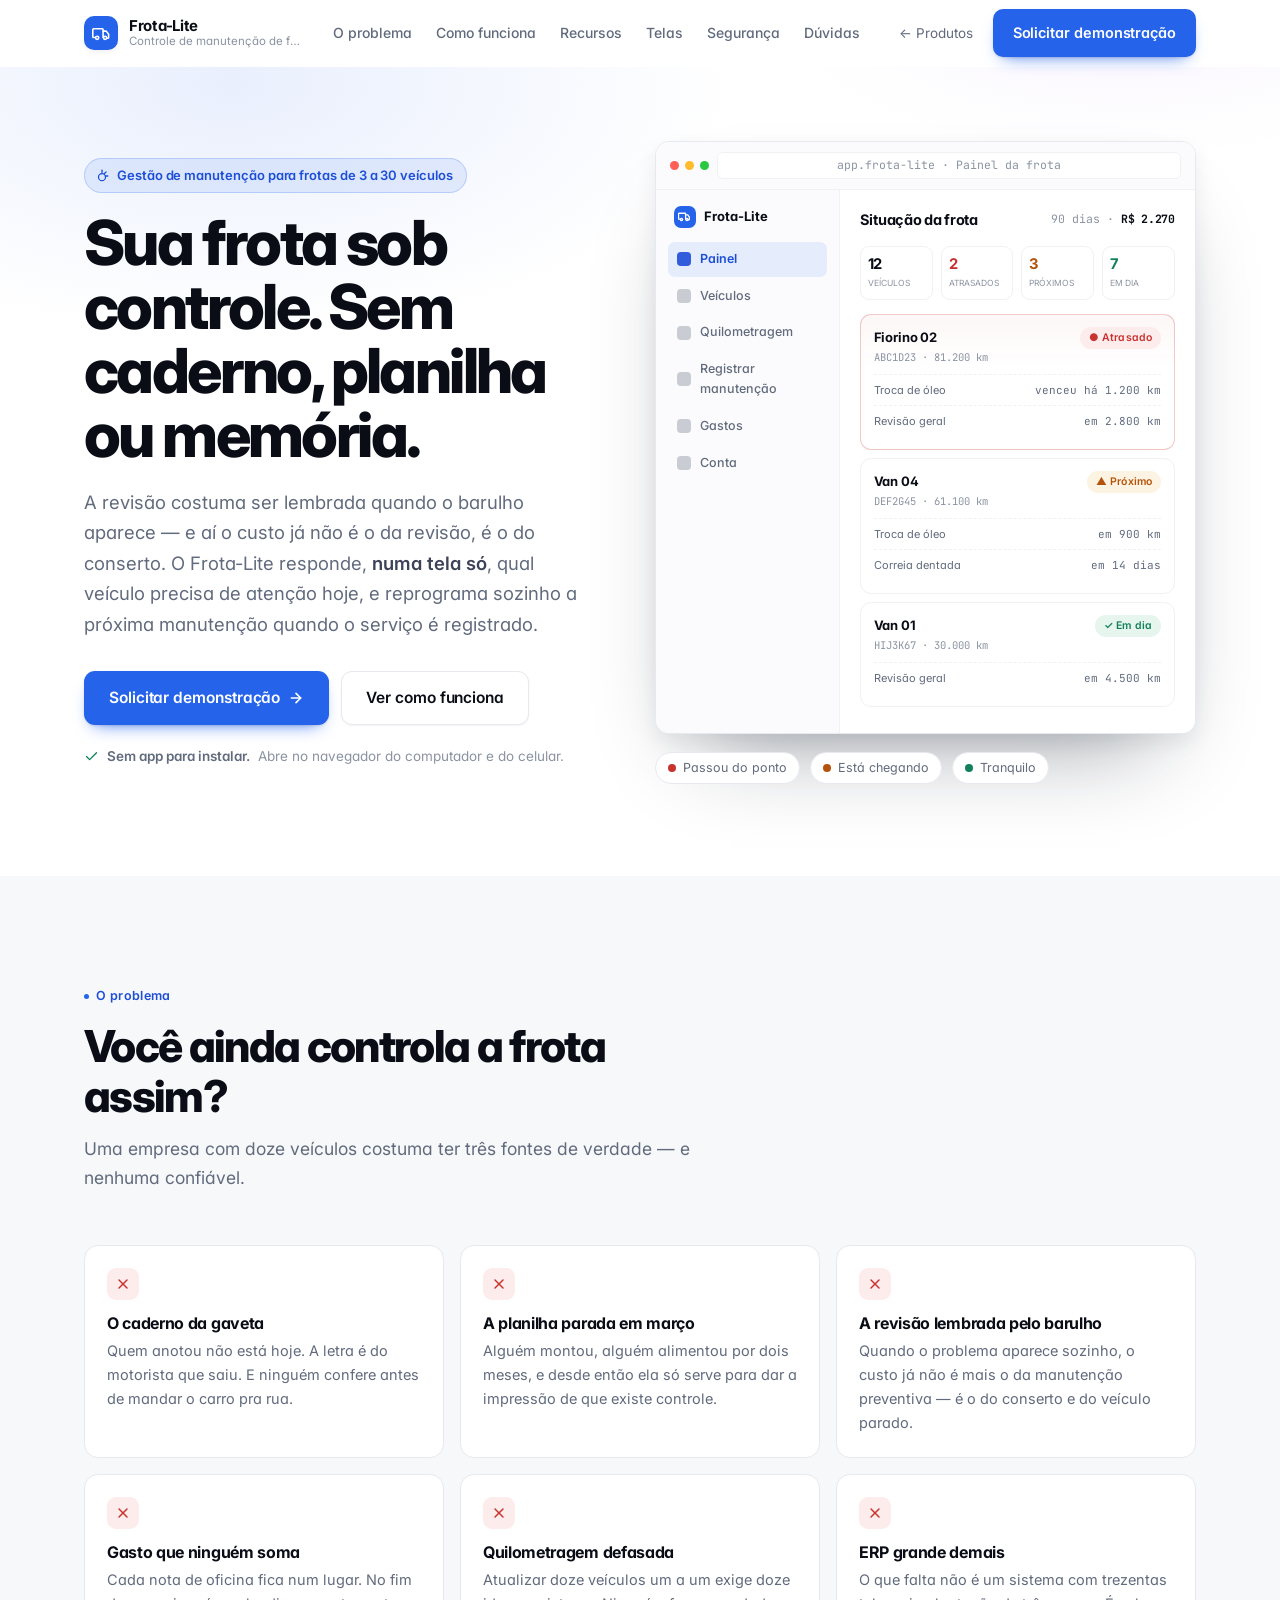
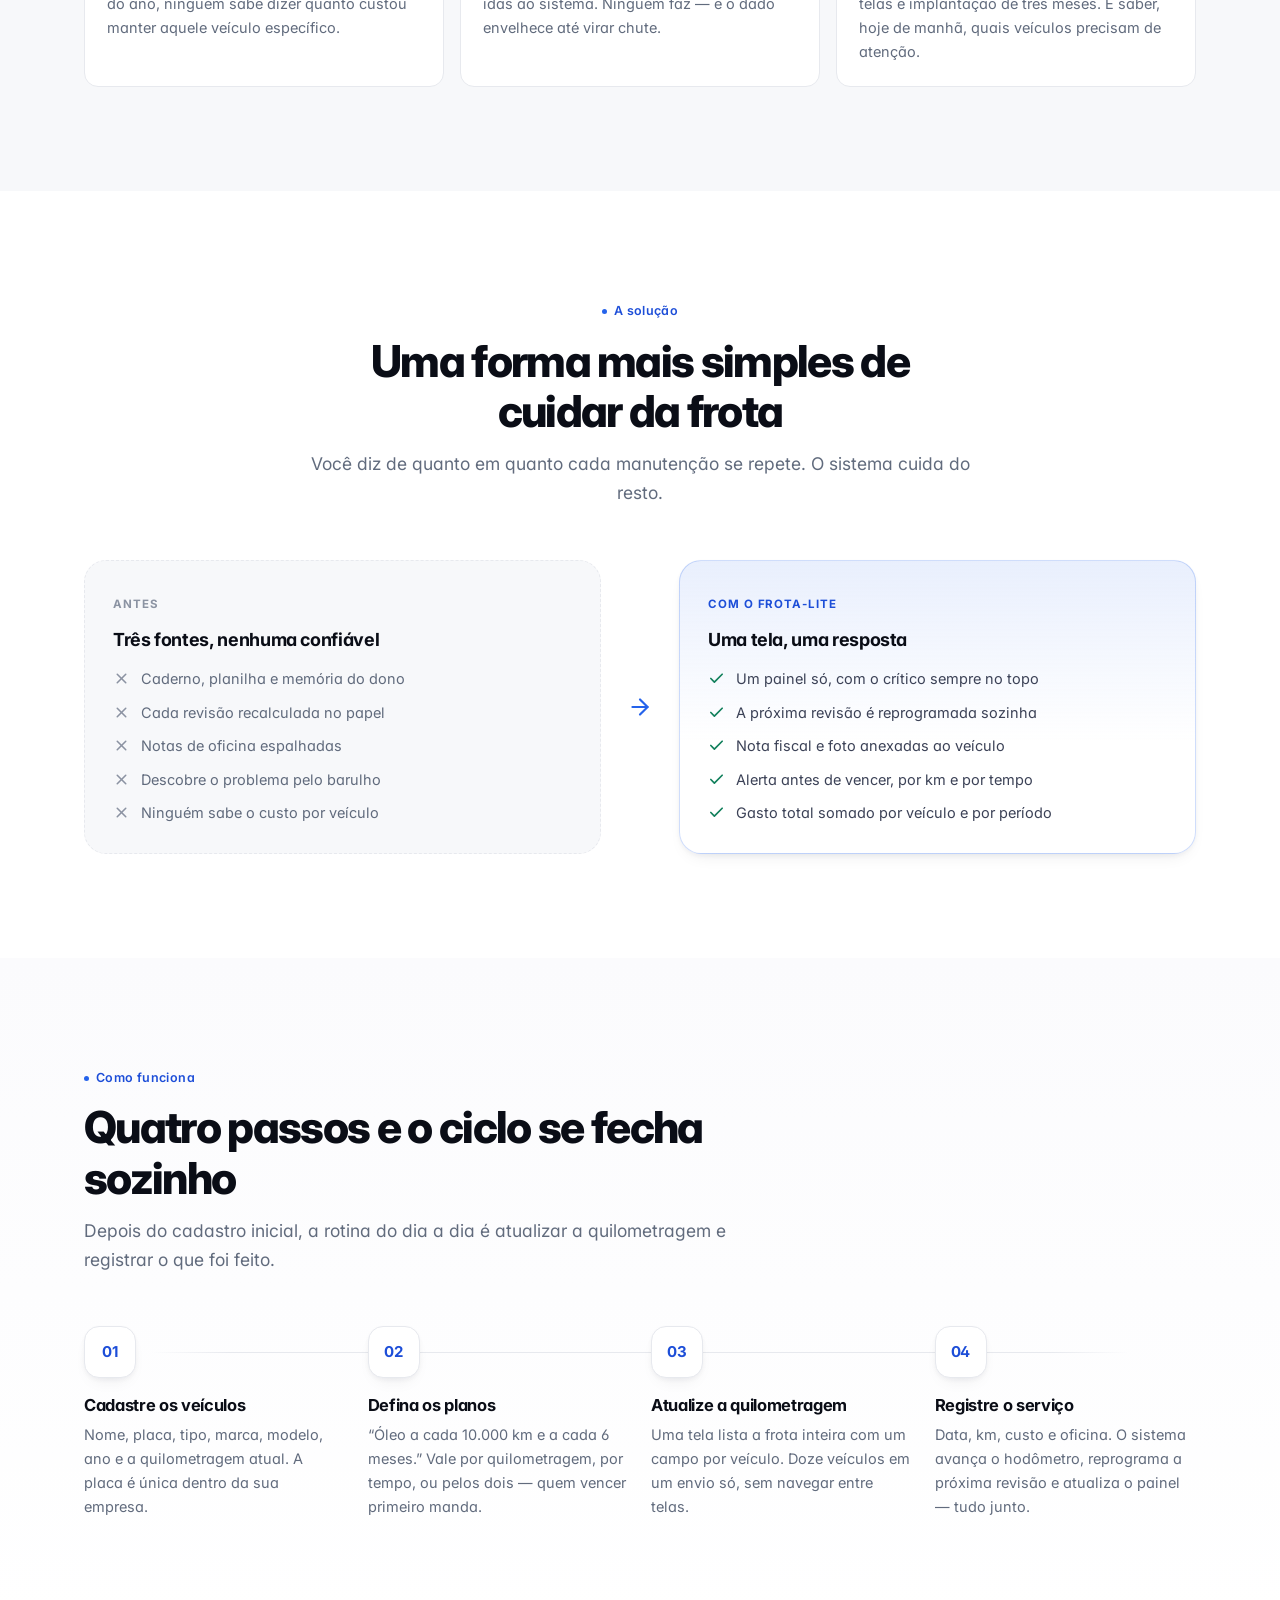
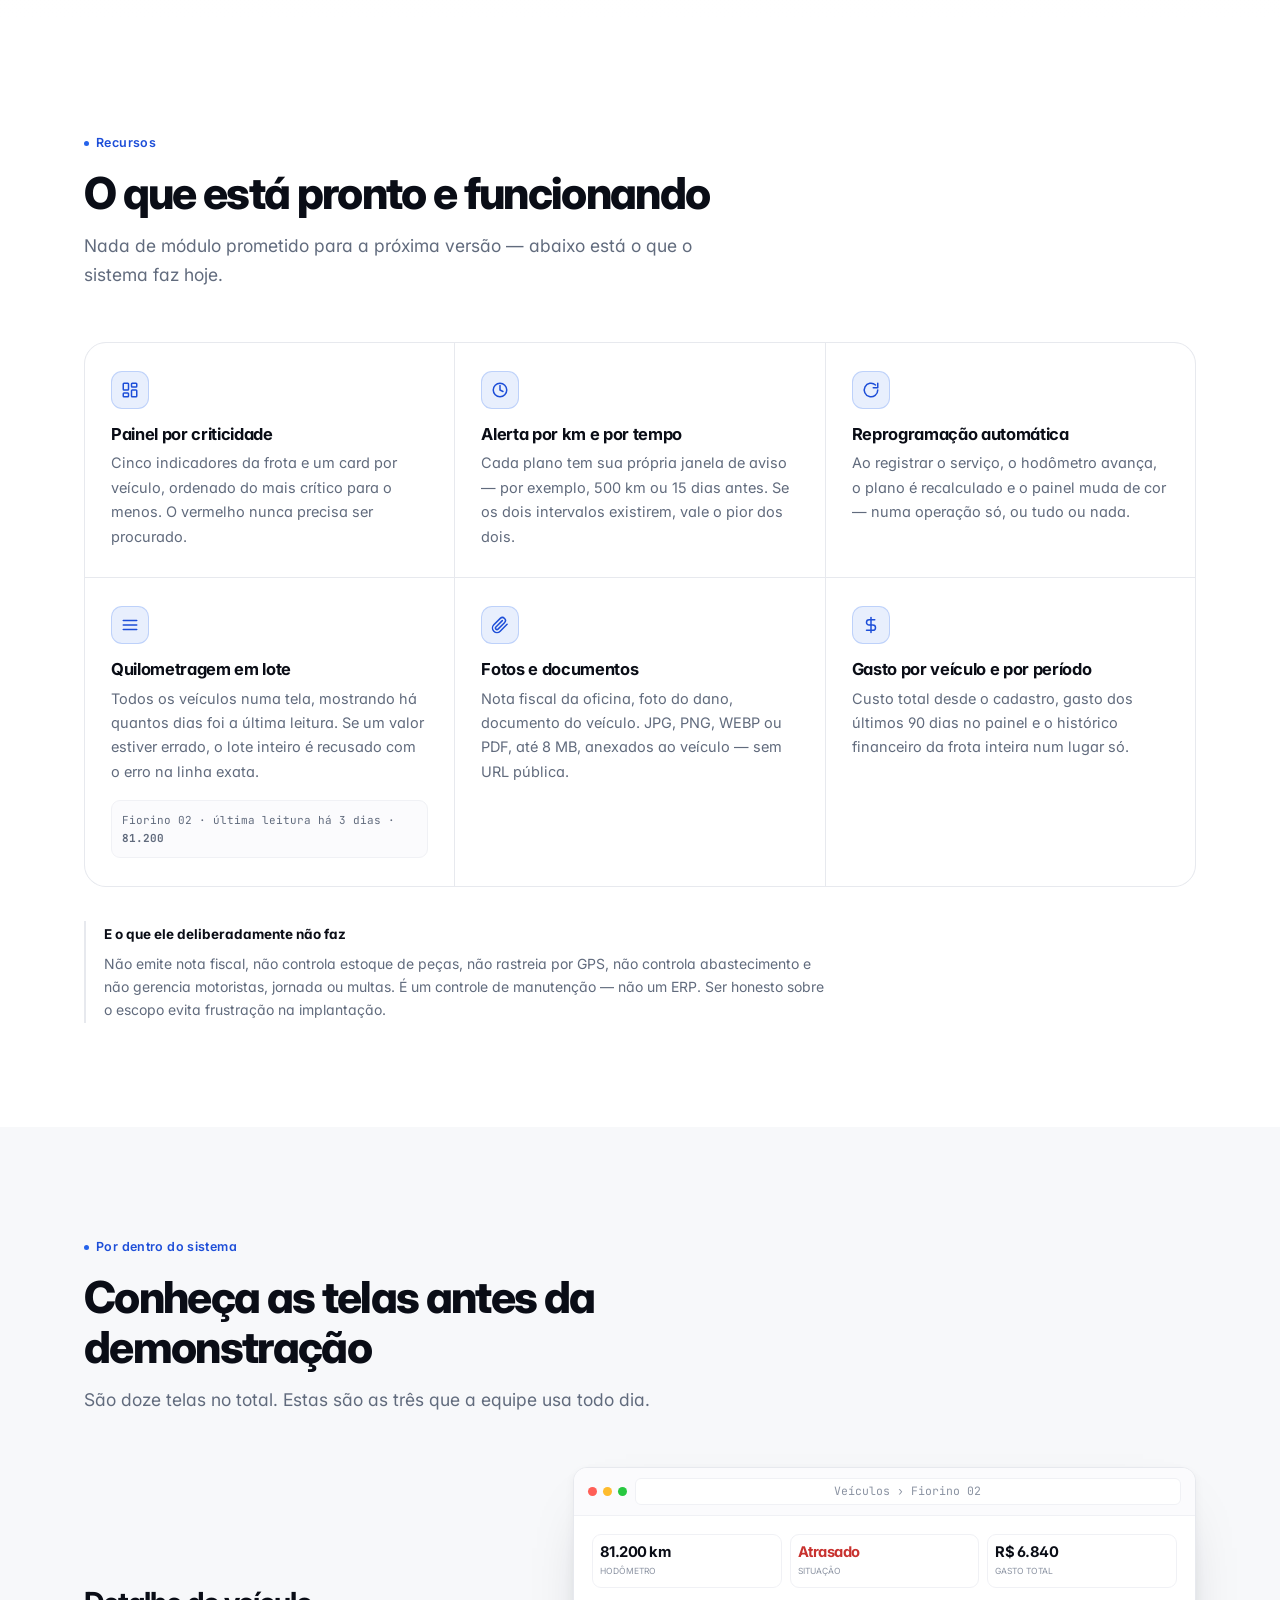
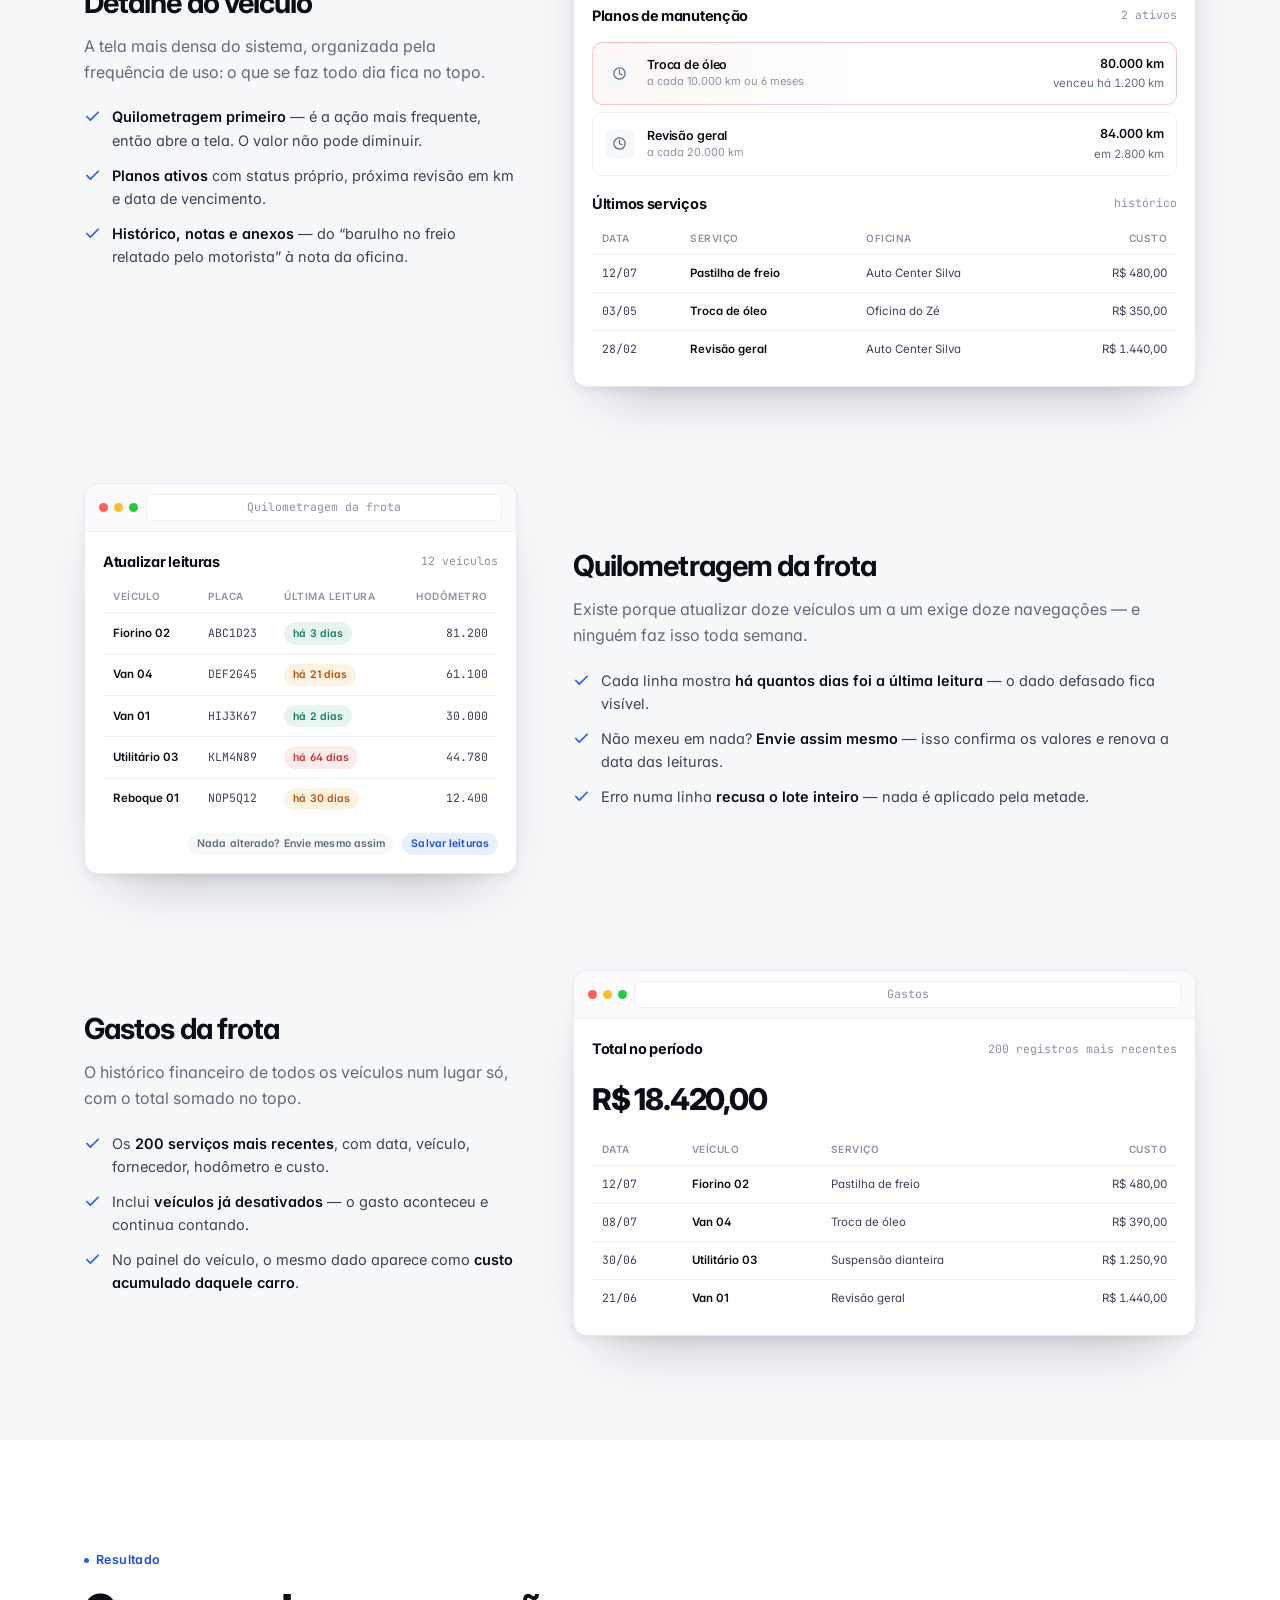
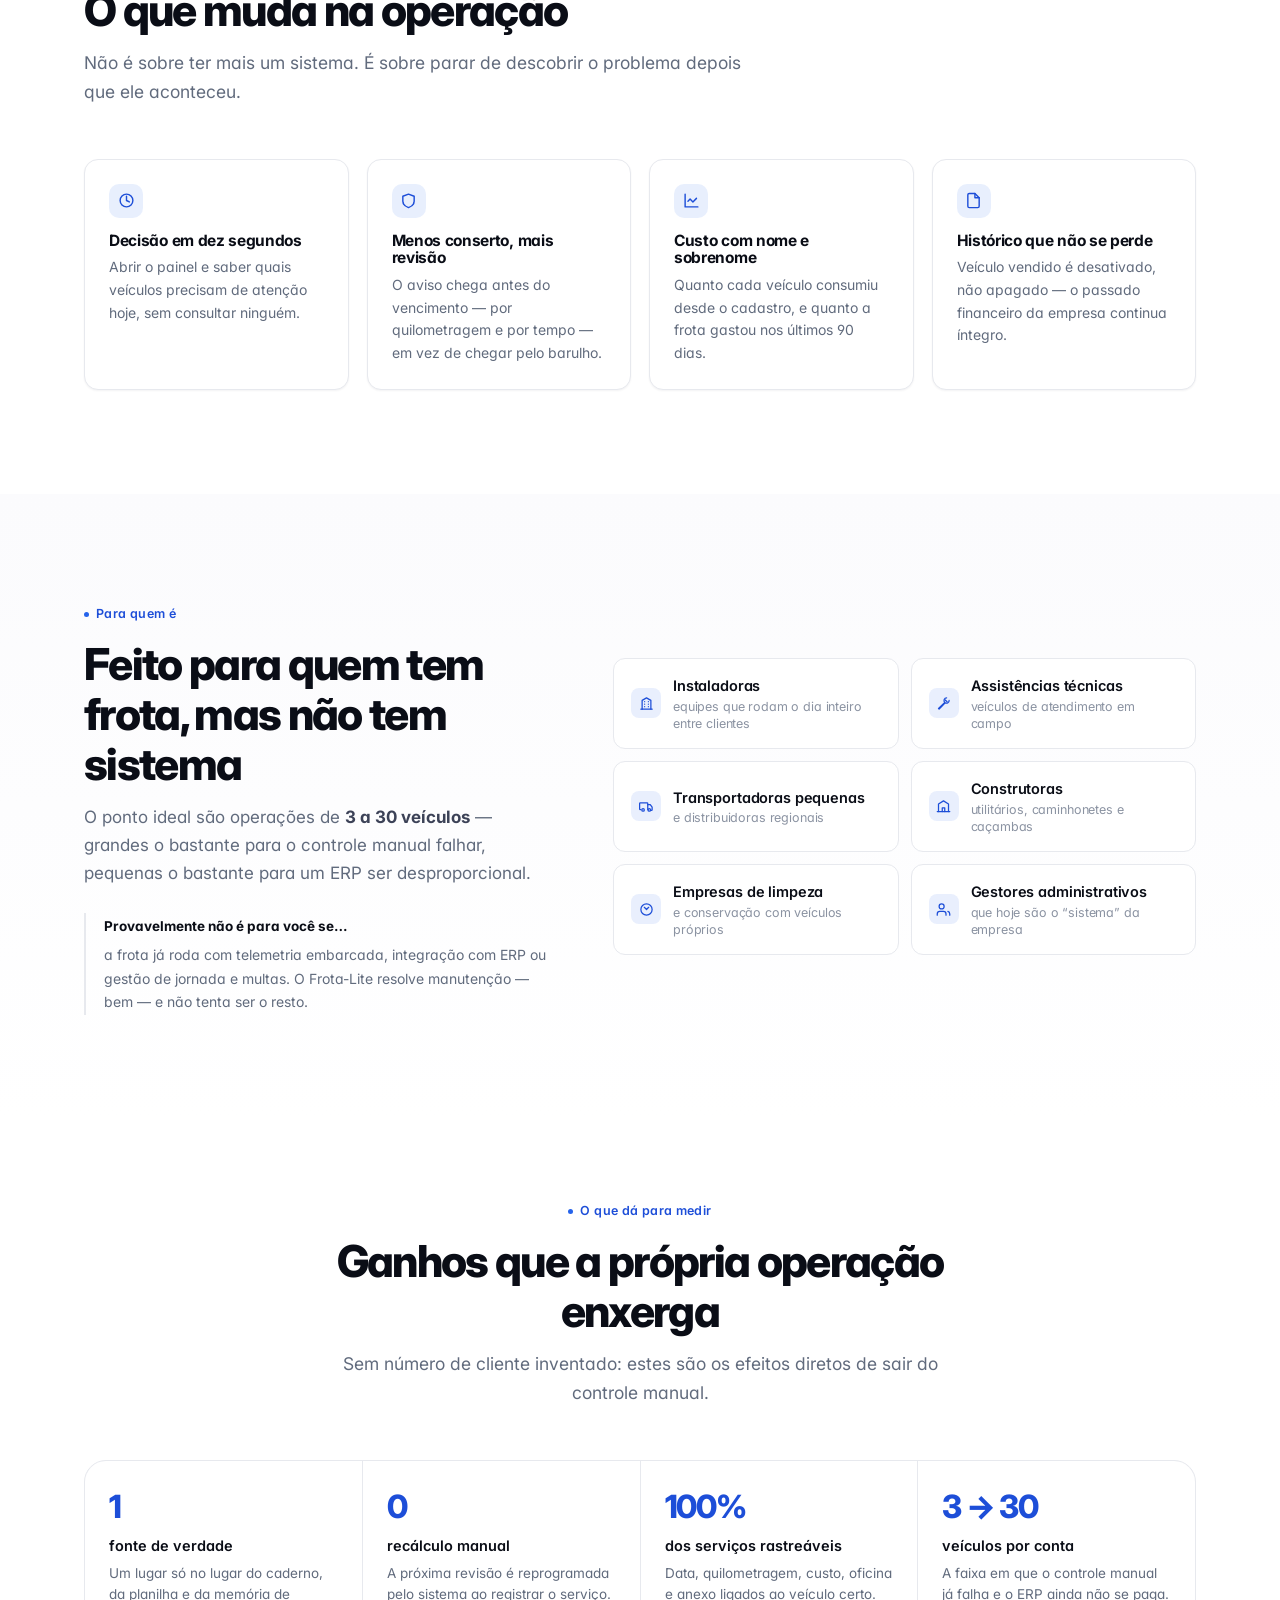
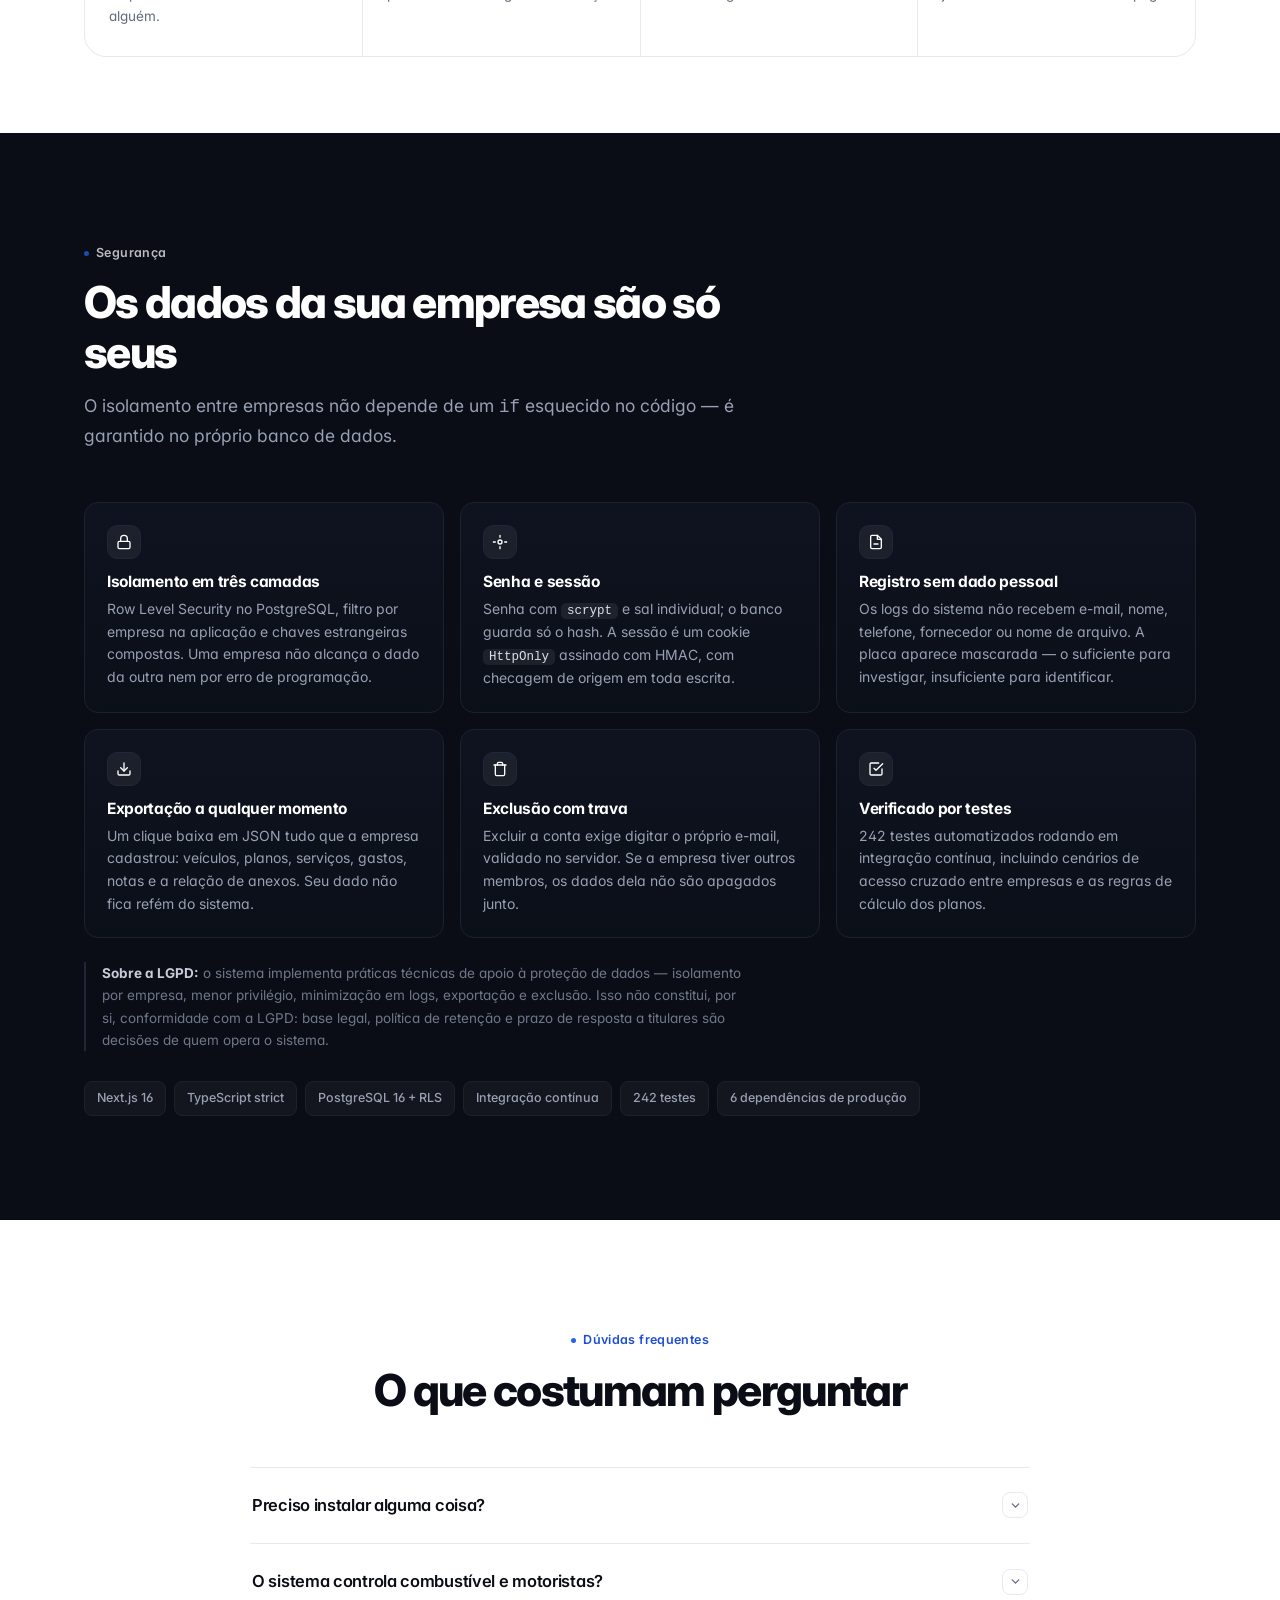
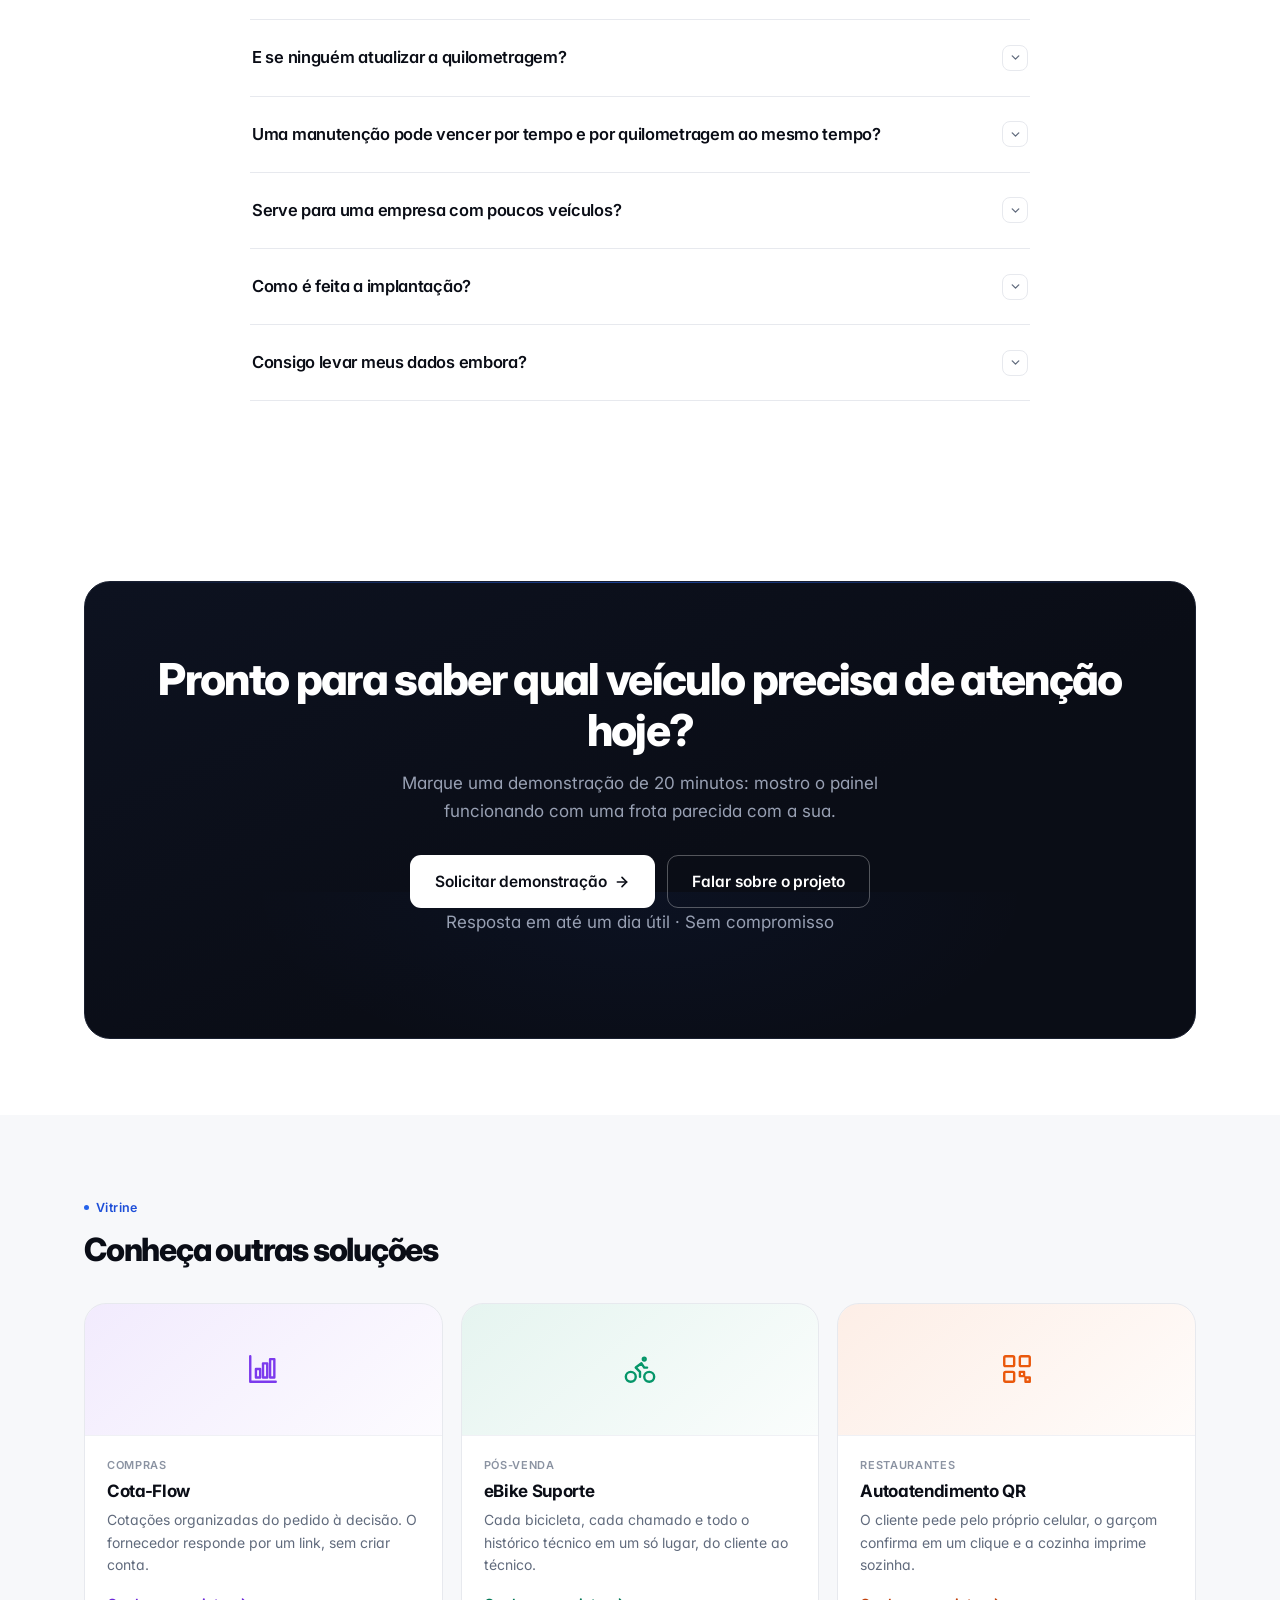
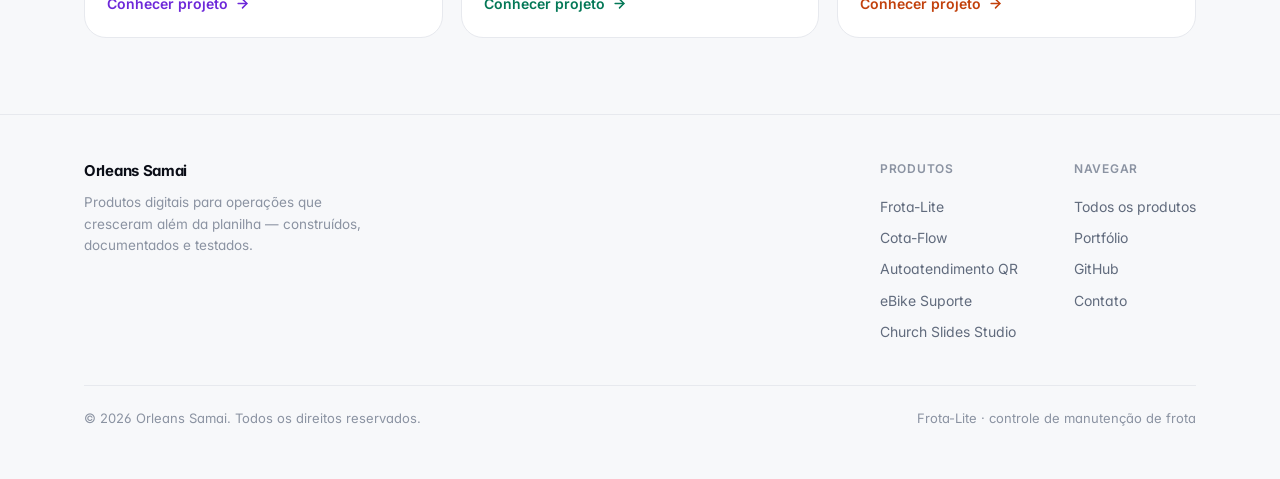
<file: projetos/frota-lite/index.html>
<!doctype html>
<html lang="pt-BR">
<head>
<meta charset="utf-8">
<meta name="viewport" content="width=device-width, initial-scale=1">
<title>Frota-Lite | Controle de manutenção para frotas pequenas</title>
<meta name="description" content="O Frota-Lite responde numa tela qual veículo precisa de manutenção agora. Planos por quilometragem e por tempo, alertas em três cores e reprogramação automática da próxima revisão. Para frotas de 3 a 30 veículos.">
<link rel="canonical" href="https://orleanss777-sys.github.io/projetos/frota-lite/">
<meta name="theme-color" content="#2563eb">
<link rel="icon" href="data:image/svg+xml,<svg xmlns='http://www.w3.org/2000/svg' viewBox='0 0 100 100'><rect width='100' height='100' rx='24' fill='%232563eb'/><text y='70' x='50' font-size='54' text-anchor='middle' fill='white' font-family='system-ui' font-weight='bold'>F</text></svg>">

<meta property="og:type" content="website">
<meta property="og:site_name" content="Orleans Samai · Produtos">
<meta property="og:locale" content="pt_BR">
<meta property="og:title" content="Frota-Lite | Controle de manutenção para frotas pequenas">
<meta property="og:description" content="Qual veículo precisa de manutenção agora? O Frota-Lite responde numa tela — e reprograma sozinho a próxima revisão quando o serviço é registrado.">
<meta property="og:url" content="https://orleanss777-sys.github.io/projetos/frota-lite/">
<meta name="twitter:card" content="summary">

<link rel="preconnect" href="https://fonts.googleapis.com">
<link rel="preconnect" href="https://fonts.gstatic.com" crossorigin>
<link href="https://fonts.googleapis.com/css2?family=Inter:wght@400;500;600;700;800&amp;family=JetBrains+Mono:wght@400;500&amp;display=swap" rel="stylesheet">
<link rel="stylesheet" href="../../assets/css/produtos.css">
<script>document.documentElement.classList.add('js')</script>
<style>
  :root{
    --accent:#2563eb;
    --accent-ink:#1d4ed8;
    --accent-soft:rgba(37,99,235,.10);
    --accent-line:rgba(37,99,235,.22);
  }
  /* faixa de status do dashboard — identidade própria da página */
  .fl-legend{display:flex;flex-wrap:wrap;gap:10px;margin-top:18px}
  .fl-legend span{display:inline-flex;align-items:center;gap:7px;font-size:12.5px;color:var(--ink-3);
    border:1px solid var(--line);border-radius:999px;padding:5px 12px;background:#fff}
  .fl-legend i{width:8px;height:8px;border-radius:50%;flex:none}
  .fl-plan{display:flex;align-items:center;justify-content:space-between;gap:10px;padding:6px 0;
    border-top:1px dashed var(--line-soft);font-size:11px;color:var(--ink-3)}
  .fl-plan:first-of-type{border-top:0}
  .fl-card{border:1px solid var(--line-soft);border-radius:11px;padding:12px 13px;background:#fff;margin-bottom:8px}
  .fl-card.crit{border-color:rgba(200,50,47,.26);background:linear-gradient(180deg,rgba(200,50,47,.04),#fff 40%)}
  .fl-card-top{display:flex;align-items:flex-start;justify-content:space-between;gap:10px;margin-bottom:8px}
  .fl-card-top b{font-size:13px;color:var(--ink);letter-spacing:-.015em;display:block}
  .fl-card-top small{font-size:10.5px;color:var(--ink-4);display:block;margin-top:1px}
</style>
</head>
<body>

<header class="pnav">
  <div class="wrap pnav-in">
    <a class="pbrand" href="../">
      <span class="pmark"><svg viewBox="0 0 24 24" fill="none" stroke="currentColor" stroke-width="2" stroke-linecap="round" stroke-linejoin="round"><path d="M14 17V7a1 1 0 0 0-1-1H2a1 1 0 0 0-1 1v9a1 1 0 0 0 1 1h1"/><path d="M14 9h4l3 4v4a1 1 0 0 1-1 1h-1"/><circle cx="6.5" cy="17.5" r="2"/><circle cx="16.5" cy="17.5" r="2"/></svg></span>
      <span class="pbrand-txt"><b>Frota-Lite</b><small>Controle de manutenção de frota</small></span>
    </a>
    <nav class="pnav-links">
      <a href="#problema">O problema</a>
      <a href="#como">Como funciona</a>
      <a href="#recursos">Recursos</a>
      <a href="#telas">Telas</a>
      <a href="#seguranca">Segurança</a>
      <a href="#faq">Dúvidas</a>
    </nav>
    <div class="pnav-right">
      <a class="pnav-back" href="../">← Produtos</a>
      <a class="btn btn-p" href="mailto:orleanssamai128@gmail.com?subject=Demonstra%C3%A7%C3%A3o%20do%20Frota-Lite&amp;body=Ol%C3%A1%2C%20Orleans.%20Gostaria%20de%20ver%20uma%20demonstra%C3%A7%C3%A3o%20do%20Frota-Lite.%0A%0AEmpresa%3A%0AQuantidade%20de%20ve%C3%ADculos%3A%0AMelhor%20hor%C3%A1rio%20para%20contato%3A">Solicitar demonstração</a>
    </div>
  </div>
</header>

<main>

<!-- ════════════════ HERO ════════════════ -->
<section class="hero">
  <div class="wrap hero-grid">
    <div>
      <span class="pill rv">
        <svg viewBox="0 0 24 24" fill="none" stroke="currentColor" stroke-width="2.2" stroke-linecap="round" stroke-linejoin="round"><path d="M12 2v4"/><path d="m16.2 7.8 2.9-2.9"/><path d="M18 12h4"/><circle cx="12" cy="14" r="6"/></svg>
        Gestão de manutenção para frotas de 3 a 30 veículos
      </span>
      <h1 class="rv">Sua frota sob controle. Sem caderno, planilha ou memória.</h1>
      <p class="sub rv">
        A revisão costuma ser lembrada quando o barulho aparece — e aí o custo já não é o da revisão,
        é o do conserto. O Frota-Lite responde, <strong>numa tela só</strong>, qual veículo precisa de
        atenção hoje, e reprograma sozinho a próxima manutenção quando o serviço é registrado.
      </p>
      <div class="btn-row rv">
        <a class="btn btn-p btn-lg" href="mailto:orleanssamai128@gmail.com?subject=Demonstra%C3%A7%C3%A3o%20do%20Frota-Lite&amp;body=Ol%C3%A1%2C%20Orleans.%20Gostaria%20de%20ver%20uma%20demonstra%C3%A7%C3%A3o%20do%20Frota-Lite.%0A%0AEmpresa%3A%0AQuantidade%20de%20ve%C3%ADculos%3A%0AMelhor%20hor%C3%A1rio%20para%20contato%3A">
          Solicitar demonstração
          <svg viewBox="0 0 24 24" fill="none" stroke="currentColor" stroke-width="2.4" stroke-linecap="round" stroke-linejoin="round"><path d="M5 12h14"/><path d="m12 5 7 7-7 7"/></svg>
        </a>
        <a class="btn btn-s btn-lg" href="#como">Ver como funciona</a>
      </div>
      <p class="hero-note rv">
        <svg width="15" height="15" viewBox="0 0 24 24" fill="none" stroke="currentColor" stroke-width="2.2" stroke-linecap="round" stroke-linejoin="round" style="color:var(--ok)"><path d="M20 6 9 17l-5-5"/></svg>
        <b>Sem app para instalar.</b> Abre no navegador do computador e do celular.
      </p>
    </div>

    <div class="rv-mk">
      <div class="mk mk-float">
        <div class="mk-bar">
          <span class="mk-dots"><i></i><i></i><i></i></span>
          <span class="mk-url mono">app.frota-lite · Painel da frota</span>
        </div>
        <div class="mk-app">
          <aside class="mk-side">
            <div class="lg"><span><svg viewBox="0 0 24 24" fill="none" stroke="currentColor" stroke-width="2.4" stroke-linecap="round" stroke-linejoin="round"><path d="M14 17V7a1 1 0 0 0-1-1H2a1 1 0 0 0-1 1v9a1 1 0 0 0 1 1h1"/><path d="M14 9h4l3 4v4a1 1 0 0 1-1 1h-1"/><circle cx="6.5" cy="17.5" r="2"/><circle cx="16.5" cy="17.5" r="2"/></svg></span> Frota-Lite</div>
            <nav class="mk-nav">
              <div class="on"><i></i> Painel</div>
              <div><i></i> Veículos</div>
              <div><i></i> Quilometragem</div>
              <div><i></i> Registrar manutenção</div>
              <div><i></i> Gastos</div>
              <div><i></i> Conta</div>
            </nav>
          </aside>
          <div class="mk-main">
            <div class="mk-h">
              <b>Situação da frota</b>
              <small class="mono">90 dias · <b style="color:var(--ink);font-size:11.5px">R$ 2.270</b></small>
            </div>
            <div class="mk-kpis" style="grid-template-columns:repeat(4,minmax(0,1fr))">
              <div class="mk-kpi"><b>12</b><span>VEÍCULOS</span></div>
              <div class="mk-kpi bad"><b>2</b><span>ATRASADOS</span></div>
              <div class="mk-kpi warn"><b>3</b><span>PRÓXIMOS</span></div>
              <div class="mk-kpi ok"><b>7</b><span>EM DIA</span></div>
            </div>

            <div class="fl-card crit">
              <div class="fl-card-top">
                <div><b>Fiorino 02</b><small class="mono">ABC1D23 · 81.200 km</small></div>
                <span class="st st-bad">● Atrasado</span>
              </div>
              <div class="fl-plan"><span>Troca de óleo</span><span class="mono">venceu há 1.200 km</span></div>
              <div class="fl-plan"><span>Revisão geral</span><span class="mono">em 2.800 km</span></div>
            </div>

            <div class="fl-card">
              <div class="fl-card-top">
                <div><b>Van 04</b><small class="mono">DEF2G45 · 61.100 km</small></div>
                <span class="st st-warn">▲ Próximo</span>
              </div>
              <div class="fl-plan"><span>Troca de óleo</span><span class="mono">em 900 km</span></div>
              <div class="fl-plan"><span>Correia dentada</span><span class="mono">em 14 dias</span></div>
            </div>

            <div class="fl-card">
              <div class="fl-card-top">
                <div><b>Van 01</b><small class="mono">HIJ3K67 · 30.000 km</small></div>
                <span class="st st-ok">✓ Em dia</span>
              </div>
              <div class="fl-plan"><span>Revisão geral</span><span class="mono">em 4.500 km</span></div>
            </div>
          </div>
        </div>
      </div>
      <div class="fl-legend">
        <span><i style="background:#c8322f"></i> Passou do ponto</span>
        <span><i style="background:#b45309"></i> Está chegando</span>
        <span><i style="background:#12805c"></i> Tranquilo</span>
      </div>
    </div>
  </div>
</section>

<!-- ════════════════ PROBLEMA ════════════════ -->
<section class="sec sec-soft" id="problema">
  <div class="wrap">
    <div class="sec-head rv">
      <span class="eyebrow"><i></i> O problema</span>
      <h2>Você ainda controla a frota assim?</h2>
      <p>Uma empresa com doze veículos costuma ter três fontes de verdade — e nenhuma confiável.</p>
    </div>

    <div class="prob-grid">
      <div class="prob rv">
        <div class="x"><svg viewBox="0 0 24 24" fill="none" stroke="currentColor" stroke-width="2.2" stroke-linecap="round"><path d="M18 6 6 18"/><path d="m6 6 12 12"/></svg></div>
        <h3>O caderno da gaveta</h3>
        <p>Quem anotou não está hoje. A letra é do motorista que saiu. E ninguém confere antes de mandar o carro pra rua.</p>
      </div>
      <div class="prob rv">
        <div class="x"><svg viewBox="0 0 24 24" fill="none" stroke="currentColor" stroke-width="2.2" stroke-linecap="round"><path d="M18 6 6 18"/><path d="m6 6 12 12"/></svg></div>
        <h3>A planilha parada em março</h3>
        <p>Alguém montou, alguém alimentou por dois meses, e desde então ela só serve para dar a impressão de que existe controle.</p>
      </div>
      <div class="prob rv">
        <div class="x"><svg viewBox="0 0 24 24" fill="none" stroke="currentColor" stroke-width="2.2" stroke-linecap="round"><path d="M18 6 6 18"/><path d="m6 6 12 12"/></svg></div>
        <h3>A revisão lembrada pelo barulho</h3>
        <p>Quando o problema aparece sozinho, o custo já não é mais o da manutenção preventiva — é o do conserto e do veículo parado.</p>
      </div>
      <div class="prob rv">
        <div class="x"><svg viewBox="0 0 24 24" fill="none" stroke="currentColor" stroke-width="2.2" stroke-linecap="round"><path d="M18 6 6 18"/><path d="m6 6 12 12"/></svg></div>
        <h3>Gasto que ninguém soma</h3>
        <p>Cada nota de oficina fica num lugar. No fim do ano, ninguém sabe dizer quanto custou manter aquele veículo específico.</p>
      </div>
      <div class="prob rv">
        <div class="x"><svg viewBox="0 0 24 24" fill="none" stroke="currentColor" stroke-width="2.2" stroke-linecap="round"><path d="M18 6 6 18"/><path d="m6 6 12 12"/></svg></div>
        <h3>Quilometragem defasada</h3>
        <p>Atualizar doze veículos um a um exige doze idas ao sistema. Ninguém faz — e o dado envelhece até virar chute.</p>
      </div>
      <div class="prob rv">
        <div class="x"><svg viewBox="0 0 24 24" fill="none" stroke="currentColor" stroke-width="2.2" stroke-linecap="round"><path d="M18 6 6 18"/><path d="m6 6 12 12"/></svg></div>
        <h3>ERP grande demais</h3>
        <p>O que falta não é um sistema com trezentas telas e implantação de três meses. É saber, hoje de manhã, quais veículos precisam de atenção.</p>
      </div>
    </div>
  </div>
</section>

<!-- ════════════════ SOLUÇÃO ════════════════ -->
<section class="sec">
  <div class="wrap">
    <div class="sec-head center rv">
      <span class="eyebrow"><i></i> A solução</span>
      <h2>Uma forma mais simples de cuidar da frota</h2>
      <p>Você diz de quanto em quanto cada manutenção se repete. O sistema cuida do resto.</p>
    </div>

    <div class="ba">
      <div class="ba-col before rv">
        <span class="ba-tag">Antes</span>
        <h3>Três fontes, nenhuma confiável</h3>
        <ul class="ba-list">
          <li><svg viewBox="0 0 24 24" fill="none" stroke="currentColor" stroke-width="2.2" stroke-linecap="round"><path d="M18 6 6 18"/><path d="m6 6 12 12"/></svg> Caderno, planilha e memória do dono</li>
          <li><svg viewBox="0 0 24 24" fill="none" stroke="currentColor" stroke-width="2.2" stroke-linecap="round"><path d="M18 6 6 18"/><path d="m6 6 12 12"/></svg> Cada revisão recalculada no papel</li>
          <li><svg viewBox="0 0 24 24" fill="none" stroke="currentColor" stroke-width="2.2" stroke-linecap="round"><path d="M18 6 6 18"/><path d="m6 6 12 12"/></svg> Notas de oficina espalhadas</li>
          <li><svg viewBox="0 0 24 24" fill="none" stroke="currentColor" stroke-width="2.2" stroke-linecap="round"><path d="M18 6 6 18"/><path d="m6 6 12 12"/></svg> Descobre o problema pelo barulho</li>
          <li><svg viewBox="0 0 24 24" fill="none" stroke="currentColor" stroke-width="2.2" stroke-linecap="round"><path d="M18 6 6 18"/><path d="m6 6 12 12"/></svg> Ninguém sabe o custo por veículo</li>
        </ul>
      </div>

      <div class="ba-arrow rv">
        <svg viewBox="0 0 24 24" fill="none" stroke="currentColor" stroke-width="2" stroke-linecap="round" stroke-linejoin="round"><path d="M5 12h14"/><path d="m12 5 7 7-7 7"/></svg>
      </div>

      <div class="ba-col after rv">
        <span class="ba-tag">Com o Frota-Lite</span>
        <h3>Uma tela, uma resposta</h3>
        <ul class="ba-list">
          <li><svg viewBox="0 0 24 24" fill="none" stroke="currentColor" stroke-width="2.4" stroke-linecap="round" stroke-linejoin="round"><path d="M20 6 9 17l-5-5"/></svg> Um painel só, com o crítico sempre no topo</li>
          <li><svg viewBox="0 0 24 24" fill="none" stroke="currentColor" stroke-width="2.4" stroke-linecap="round" stroke-linejoin="round"><path d="M20 6 9 17l-5-5"/></svg> A próxima revisão é reprogramada sozinha</li>
          <li><svg viewBox="0 0 24 24" fill="none" stroke="currentColor" stroke-width="2.4" stroke-linecap="round" stroke-linejoin="round"><path d="M20 6 9 17l-5-5"/></svg> Nota fiscal e foto anexadas ao veículo</li>
          <li><svg viewBox="0 0 24 24" fill="none" stroke="currentColor" stroke-width="2.4" stroke-linecap="round" stroke-linejoin="round"><path d="M20 6 9 17l-5-5"/></svg> Alerta antes de vencer, por km e por tempo</li>
          <li><svg viewBox="0 0 24 24" fill="none" stroke="currentColor" stroke-width="2.4" stroke-linecap="round" stroke-linejoin="round"><path d="M20 6 9 17l-5-5"/></svg> Gasto total somado por veículo e por período</li>
        </ul>
      </div>
    </div>
  </div>
</section>

<!-- ════════════════ COMO FUNCIONA ════════════════ -->
<section class="sec sec-tint" id="como">
  <div class="wrap">
    <div class="sec-head rv">
      <span class="eyebrow"><i></i> Como funciona</span>
      <h2>Quatro passos e o ciclo se fecha sozinho</h2>
      <p>Depois do cadastro inicial, a rotina do dia a dia é atualizar a quilometragem e registrar o que foi feito.</p>
    </div>

    <div class="steps">
      <div class="step rv">
        <div class="n">01</div>
        <h3>Cadastre os veículos</h3>
        <p>Nome, placa, tipo, marca, modelo, ano e a quilometragem atual. A placa é única dentro da sua empresa.</p>
      </div>
      <div class="step rv">
        <div class="n">02</div>
        <h3>Defina os planos</h3>
        <p>“Óleo a cada 10.000 km e a cada 6 meses.” Vale por quilometragem, por tempo, ou pelos dois — quem vencer primeiro manda.</p>
      </div>
      <div class="step rv">
        <div class="n">03</div>
        <h3>Atualize a quilometragem</h3>
        <p>Uma tela lista a frota inteira com um campo por veículo. Doze veículos em um envio só, sem navegar entre telas.</p>
      </div>
      <div class="step rv">
        <div class="n">04</div>
        <h3>Registre o serviço</h3>
        <p>Data, km, custo e oficina. O sistema avança o hodômetro, reprograma a próxima revisão e atualiza o painel — tudo junto.</p>
      </div>
    </div>
  </div>
</section>

<!-- ════════════════ RECURSOS ════════════════ -->
<section class="sec" id="recursos">
  <div class="wrap">
    <div class="sec-head rv">
      <span class="eyebrow"><i></i> Recursos</span>
      <h2>O que está pronto e funcionando</h2>
      <p>Nada de módulo prometido para a próxima versão — abaixo está o que o sistema faz hoje.</p>
    </div>

    <div class="feat-grid">
      <div class="feat rv">
        <div class="ic"><svg viewBox="0 0 24 24" fill="none" stroke="currentColor" stroke-width="2" stroke-linecap="round" stroke-linejoin="round"><rect x="3" y="3" width="7" height="9" rx="1"/><rect x="14" y="3" width="7" height="5" rx="1"/><rect x="14" y="12" width="7" height="9" rx="1"/><rect x="3" y="16" width="7" height="5" rx="1"/></svg></div>
        <h3>Painel por criticidade</h3>
        <p>Cinco indicadores da frota e um card por veículo, ordenado do mais crítico para o menos. O vermelho nunca precisa ser procurado.</p>
      </div>
      <div class="feat rv">
        <div class="ic"><svg viewBox="0 0 24 24" fill="none" stroke="currentColor" stroke-width="2" stroke-linecap="round" stroke-linejoin="round"><path d="M12 6v6l4 2"/><circle cx="12" cy="12" r="9"/></svg></div>
        <h3>Alerta por km e por tempo</h3>
        <p>Cada plano tem sua própria janela de aviso — por exemplo, 500 km ou 15 dias antes. Se os dois intervalos existirem, vale o pior dos dois.</p>
      </div>
      <div class="feat rv">
        <div class="ic"><svg viewBox="0 0 24 24" fill="none" stroke="currentColor" stroke-width="2" stroke-linecap="round" stroke-linejoin="round"><path d="M21 12a9 9 0 1 1-3-6.7"/><path d="M21 3v6h-6"/></svg></div>
        <h3>Reprogramação automática</h3>
        <p>Ao registrar o serviço, o hodômetro avança, o plano é recalculado e o painel muda de cor — numa operação só, ou tudo ou nada.</p>
      </div>
      <div class="feat rv">
        <div class="ic"><svg viewBox="0 0 24 24" fill="none" stroke="currentColor" stroke-width="2" stroke-linecap="round" stroke-linejoin="round"><path d="M3 6h18"/><path d="M3 12h18"/><path d="M3 18h18"/></svg></div>
        <h3>Quilometragem em lote</h3>
        <p>Todos os veículos numa tela, mostrando há quantos dias foi a última leitura. Se um valor estiver errado, o lote inteiro é recusado com o erro na linha exata.</p>
        <div class="mini mono">Fiorino 02 · última leitura há 3 dias · <b>81.200</b></div>
      </div>
      <div class="feat rv">
        <div class="ic"><svg viewBox="0 0 24 24" fill="none" stroke="currentColor" stroke-width="2" stroke-linecap="round" stroke-linejoin="round"><path d="M21.44 11.05 12.25 20.24a6 6 0 0 1-8.49-8.49l8.57-8.57A4 4 0 1 1 17.98 8.9l-8.59 8.58a2 2 0 0 1-2.83-2.83l8.49-8.48"/></svg></div>
        <h3>Fotos e documentos</h3>
        <p>Nota fiscal da oficina, foto do dano, documento do veículo. JPG, PNG, WEBP ou PDF, até 8 MB, anexados ao veículo — sem URL pública.</p>
      </div>
      <div class="feat rv">
        <div class="ic"><svg viewBox="0 0 24 24" fill="none" stroke="currentColor" stroke-width="2" stroke-linecap="round" stroke-linejoin="round"><path d="M12 2v20"/><path d="M17 5H9.5a3.5 3.5 0 0 0 0 7h5a3.5 3.5 0 0 1 0 7H6"/></svg></div>
        <h3>Gasto por veículo e por período</h3>
        <p>Custo total desde o cadastro, gasto dos últimos 90 dias no painel e o histórico financeiro da frota inteira num lugar só.</p>
      </div>
    </div>

    <div class="notfor rv" style="margin-top:34px;max-width:74ch">
      <b>E o que ele deliberadamente não faz</b>
      <p>Não emite nota fiscal, não controla estoque de peças, não rastreia por GPS, não controla abastecimento
      e não gerencia motoristas, jornada ou multas. É um controle de manutenção — não um ERP. Ser honesto sobre
      o escopo evita frustração na implantação.</p>
    </div>
  </div>
</section>

<!-- ════════════════ DEMONSTRAÇÃO VISUAL ════════════════ -->
<section class="sec sec-soft" id="telas">
  <div class="wrap">
    <div class="sec-head rv">
      <span class="eyebrow"><i></i> Por dentro do sistema</span>
      <h2>Conheça as telas antes da demonstração</h2>
      <p>São doze telas no total. Estas são as três que a equipe usa todo dia.</p>
    </div>

    <!-- show 1 -->
    <div class="show">
      <div class="show-txt rv">
        <h3>Detalhe do veículo</h3>
        <p>A tela mais densa do sistema, organizada pela frequência de uso: o que se faz todo dia fica no topo.</p>
        <ul class="show-pts">
          <li><svg viewBox="0 0 24 24" fill="none" stroke="currentColor" stroke-width="2.4" stroke-linecap="round" stroke-linejoin="round"><path d="M20 6 9 17l-5-5"/></svg><span><b>Quilometragem primeiro</b> — é a ação mais frequente, então abre a tela. O valor não pode diminuir.</span></li>
          <li><svg viewBox="0 0 24 24" fill="none" stroke="currentColor" stroke-width="2.4" stroke-linecap="round" stroke-linejoin="round"><path d="M20 6 9 17l-5-5"/></svg><span><b>Planos ativos</b> com status próprio, próxima revisão em km e data de vencimento.</span></li>
          <li><svg viewBox="0 0 24 24" fill="none" stroke="currentColor" stroke-width="2.4" stroke-linecap="round" stroke-linejoin="round"><path d="M20 6 9 17l-5-5"/></svg><span><b>Histórico, notas e anexos</b> — do “barulho no freio relatado pelo motorista” à nota da oficina.</span></li>
        </ul>
      </div>
      <div class="show-vis rv-mk">
        <div class="mk">
          <div class="mk-bar"><span class="mk-dots"><i></i><i></i><i></i></span><span class="mk-url mono">Veículos › Fiorino 02</span></div>
          <div class="mk-body">
            <div class="mk-kpis" style="grid-template-columns:repeat(3,1fr)">
              <div class="mk-kpi"><b>81.200 km</b><span>HODÔMETRO</span></div>
              <div class="mk-kpi bad"><b>Atrasado</b><span>SITUAÇÃO</span></div>
              <div class="mk-kpi"><b>R$ 6.840</b><span>GASTO TOTAL</span></div>
            </div>
            <div class="mk-h" style="margin-top:16px"><b>Planos de manutenção</b><small class="mono">2 ativos</small></div>
            <div class="mk-row hot">
              <span class="ic"><svg viewBox="0 0 24 24" fill="none" stroke="currentColor" stroke-width="2" stroke-linecap="round"><path d="M12 6v6l4 2"/><circle cx="12" cy="12" r="9"/></svg></span>
              <span class="tx"><b>Troca de óleo</b><span>a cada 10.000 km ou 6 meses</span></span>
              <span class="rt"><b>80.000 km</b>venceu há 1.200 km</span>
            </div>
            <div class="mk-row">
              <span class="ic"><svg viewBox="0 0 24 24" fill="none" stroke="currentColor" stroke-width="2" stroke-linecap="round"><path d="M12 6v6l4 2"/><circle cx="12" cy="12" r="9"/></svg></span>
              <span class="tx"><b>Revisão geral</b><span>a cada 20.000 km</span></span>
              <span class="rt"><b>84.000 km</b>em 2.800 km</span>
            </div>
            <div class="mk-h" style="margin-top:16px"><b>Últimos serviços</b><small class="mono">histórico</small></div>
            <div class="mk-scroll">
              <table class="mk-tbl">
                <tr><th>Data</th><th>Serviço</th><th>Oficina</th><th class="num">Custo</th></tr>
                <tr><td class="mono">12/07</td><td><b>Pastilha de freio</b></td><td>Auto Center Silva</td><td class="num">R$ 480,00</td></tr>
                <tr><td class="mono">03/05</td><td><b>Troca de óleo</b></td><td>Oficina do Zé</td><td class="num">R$ 350,00</td></tr>
                <tr><td class="mono">28/02</td><td><b>Revisão geral</b></td><td>Auto Center Silva</td><td class="num">R$ 1.440,00</td></tr>
              </table>
            </div>
          </div>
        </div>
      </div>
    </div>

    <!-- show 2 -->
    <div class="show flip">
      <div class="show-txt rv">
        <h3>Quilometragem da frota</h3>
        <p>Existe porque atualizar doze veículos um a um exige doze navegações — e ninguém faz isso toda semana.</p>
        <ul class="show-pts">
          <li><svg viewBox="0 0 24 24" fill="none" stroke="currentColor" stroke-width="2.4" stroke-linecap="round" stroke-linejoin="round"><path d="M20 6 9 17l-5-5"/></svg><span>Cada linha mostra <b>há quantos dias foi a última leitura</b> — o dado defasado fica visível.</span></li>
          <li><svg viewBox="0 0 24 24" fill="none" stroke="currentColor" stroke-width="2.4" stroke-linecap="round" stroke-linejoin="round"><path d="M20 6 9 17l-5-5"/></svg><span>Não mexeu em nada? <b>Envie assim mesmo</b> — isso confirma os valores e renova a data das leituras.</span></li>
          <li><svg viewBox="0 0 24 24" fill="none" stroke="currentColor" stroke-width="2.4" stroke-linecap="round" stroke-linejoin="round"><path d="M20 6 9 17l-5-5"/></svg><span>Erro numa linha <b>recusa o lote inteiro</b> — nada é aplicado pela metade.</span></li>
        </ul>
      </div>
      <div class="show-vis rv-mk">
        <div class="mk">
          <div class="mk-bar"><span class="mk-dots"><i></i><i></i><i></i></span><span class="mk-url mono">Quilometragem da frota</span></div>
          <div class="mk-body">
            <div class="mk-h"><b>Atualizar leituras</b><small class="mono">12 veículos</small></div>
            <div class="mk-scroll">
              <table class="mk-tbl">
                <tr><th>Veículo</th><th>Placa</th><th>Última leitura</th><th class="num">Hodômetro</th></tr>
                <tr><td><b>Fiorino 02</b></td><td class="mono">ABC1D23</td><td><span class="st st-ok">há 3 dias</span></td><td class="num mono">81.200</td></tr>
                <tr><td><b>Van 04</b></td><td class="mono">DEF2G45</td><td><span class="st st-warn">há 21 dias</span></td><td class="num mono">61.100</td></tr>
                <tr><td><b>Van 01</b></td><td class="mono">HIJ3K67</td><td><span class="st st-ok">há 2 dias</span></td><td class="num mono">30.000</td></tr>
                <tr><td><b>Utilitário 03</b></td><td class="mono">KLM4N89</td><td><span class="st st-bad">há 64 dias</span></td><td class="num mono">44.780</td></tr>
                <tr><td><b>Reboque 01</b></td><td class="mono">NOP5Q12</td><td><span class="st st-warn">há 30 dias</span></td><td class="num mono">12.400</td></tr>
              </table>
            </div>
            <div style="display:flex;justify-content:flex-end;gap:8px;margin-top:14px">
              <span class="st st-neutral">Nada alterado? Envie mesmo assim</span>
              <span class="st st-acc">Salvar leituras</span>
            </div>
          </div>
        </div>
      </div>
    </div>

    <!-- show 3 -->
    <div class="show" style="margin-bottom:0">
      <div class="show-txt rv">
        <h3>Gastos da frota</h3>
        <p>O histórico financeiro de todos os veículos num lugar só, com o total somado no topo.</p>
        <ul class="show-pts">
          <li><svg viewBox="0 0 24 24" fill="none" stroke="currentColor" stroke-width="2.4" stroke-linecap="round" stroke-linejoin="round"><path d="M20 6 9 17l-5-5"/></svg><span>Os <b>200 serviços mais recentes</b>, com data, veículo, fornecedor, hodômetro e custo.</span></li>
          <li><svg viewBox="0 0 24 24" fill="none" stroke="currentColor" stroke-width="2.4" stroke-linecap="round" stroke-linejoin="round"><path d="M20 6 9 17l-5-5"/></svg><span>Inclui <b>veículos já desativados</b> — o gasto aconteceu e continua contando.</span></li>
          <li><svg viewBox="0 0 24 24" fill="none" stroke="currentColor" stroke-width="2.4" stroke-linecap="round" stroke-linejoin="round"><path d="M20 6 9 17l-5-5"/></svg><span>No painel do veículo, o mesmo dado aparece como <b>custo acumulado daquele carro</b>.</span></li>
        </ul>
      </div>
      <div class="show-vis rv-mk">
        <div class="mk">
          <div class="mk-bar"><span class="mk-dots"><i></i><i></i><i></i></span><span class="mk-url mono">Gastos</span></div>
          <div class="mk-body">
            <div class="mk-h"><b>Total no período</b><small class="mono">200 registros mais recentes</small></div>
            <div style="font-size:30px;font-weight:800;letter-spacing:-.04em;color:var(--ink);margin-bottom:16px">R$ 18.420,00</div>
            <div class="mk-scroll">
              <table class="mk-tbl">
                <tr><th>Data</th><th>Veículo</th><th>Serviço</th><th class="num">Custo</th></tr>
                <tr><td class="mono">12/07</td><td><b>Fiorino 02</b></td><td>Pastilha de freio</td><td class="num">R$ 480,00</td></tr>
                <tr><td class="mono">08/07</td><td><b>Van 04</b></td><td>Troca de óleo</td><td class="num">R$ 390,00</td></tr>
                <tr><td class="mono">30/06</td><td><b>Utilitário 03</b></td><td>Suspensão dianteira</td><td class="num">R$ 1.250,90</td></tr>
                <tr><td class="mono">21/06</td><td><b>Van 01</b></td><td>Revisão geral</td><td class="num">R$ 1.440,00</td></tr>
              </table>
            </div>
          </div>
        </div>
      </div>
    </div>
  </div>
</section>

<!-- ════════════════ BENEFÍCIOS ════════════════ -->
<section class="sec">
  <div class="wrap">
    <div class="sec-head rv">
      <span class="eyebrow"><i></i> Resultado</span>
      <h2>O que muda na operação</h2>
      <p>Não é sobre ter mais um sistema. É sobre parar de descobrir o problema depois que ele aconteceu.</p>
    </div>

    <div class="ben-grid">
      <div class="ben rv">
        <div class="ic"><svg viewBox="0 0 24 24" fill="none" stroke="currentColor" stroke-width="2" stroke-linecap="round" stroke-linejoin="round"><path d="M12 6v6l4 2"/><circle cx="12" cy="12" r="9"/></svg></div>
        <h3>Decisão em dez segundos</h3>
        <p>Abrir o painel e saber quais veículos precisam de atenção hoje, sem consultar ninguém.</p>
      </div>
      <div class="ben rv">
        <div class="ic"><svg viewBox="0 0 24 24" fill="none" stroke="currentColor" stroke-width="2" stroke-linecap="round" stroke-linejoin="round"><path d="M20 13c0 5-3.5 7.5-8 9-4.5-1.5-8-4-8-9V6l8-3 8 3Z"/></svg></div>
        <h3>Menos conserto, mais revisão</h3>
        <p>O aviso chega antes do vencimento — por quilometragem e por tempo — em vez de chegar pelo barulho.</p>
      </div>
      <div class="ben rv">
        <div class="ic"><svg viewBox="0 0 24 24" fill="none" stroke="currentColor" stroke-width="2" stroke-linecap="round" stroke-linejoin="round"><path d="M3 3v18h18"/><path d="m19 9-5 5-4-4-3 3"/></svg></div>
        <h3>Custo com nome e sobrenome</h3>
        <p>Quanto cada veículo consumiu desde o cadastro, e quanto a frota gastou nos últimos 90 dias.</p>
      </div>
      <div class="ben rv">
        <div class="ic"><svg viewBox="0 0 24 24" fill="none" stroke="currentColor" stroke-width="2" stroke-linecap="round" stroke-linejoin="round"><path d="M14 2H6a2 2 0 0 0-2 2v16a2 2 0 0 0 2 2h12a2 2 0 0 0 2-2V8Z"/><path d="M14 2v6h6"/></svg></div>
        <h3>Histórico que não se perde</h3>
        <p>Veículo vendido é desativado, não apagado — o passado financeiro da empresa continua íntegro.</p>
      </div>
    </div>
  </div>
</section>

<!-- ════════════════ PARA QUEM É ════════════════ -->
<section class="sec sec-tint">
  <div class="wrap aud-wrap">
    <div class="rv">
      <span class="eyebrow"><i></i> Para quem é</span>
      <h2>Feito para quem tem frota, mas não tem sistema</h2>
      <p style="color:var(--ink-3);font-size:17px;margin-top:14px">
        O ponto ideal são operações de <strong style="color:var(--ink-2)">3 a 30 veículos</strong> — grandes o
        bastante para o controle manual falhar, pequenas o bastante para um ERP ser desproporcional.
      </p>
      <div class="notfor">
        <b>Provavelmente não é para você se…</b>
        <p>a frota já roda com telemetria embarcada, integração com ERP ou gestão de jornada e multas.
        O Frota-Lite resolve manutenção — bem — e não tenta ser o resto.</p>
      </div>
    </div>

    <div class="aud-grid">
      <div class="aud rv"><span class="ic"><svg viewBox="0 0 24 24" fill="none" stroke="currentColor" stroke-width="2" stroke-linecap="round" stroke-linejoin="round"><path d="M3 21h18"/><path d="M5 21V7l7-4 7 4v14"/><path d="M9 9h.01M9 13h.01M9 17h.01M15 9h.01M15 13h.01M15 17h.01"/></svg></span><b>Instaladoras<span>equipes que rodam o dia inteiro entre clientes</span></b></div>
      <div class="aud rv"><span class="ic"><svg viewBox="0 0 24 24" fill="none" stroke="currentColor" stroke-width="2" stroke-linecap="round" stroke-linejoin="round"><path d="m14.7 6.3 3 3"/><path d="M17 3a4.24 4.24 0 0 0-3 7.2L4 20l1 1 9.8-10A4.24 4.24 0 0 0 21 7"/></svg></span><b>Assistências técnicas<span>veículos de atendimento em campo</span></b></div>
      <div class="aud rv"><span class="ic"><svg viewBox="0 0 24 24" fill="none" stroke="currentColor" stroke-width="2" stroke-linecap="round" stroke-linejoin="round"><path d="M14 17V7a1 1 0 0 0-1-1H2a1 1 0 0 0-1 1v9a1 1 0 0 0 1 1h1"/><path d="M14 9h4l3 4v4a1 1 0 0 1-1 1h-1"/><circle cx="6.5" cy="17.5" r="2"/><circle cx="16.5" cy="17.5" r="2"/></svg></span><b>Transportadoras pequenas<span>e distribuidoras regionais</span></b></div>
      <div class="aud rv"><span class="ic"><svg viewBox="0 0 24 24" fill="none" stroke="currentColor" stroke-width="2" stroke-linecap="round" stroke-linejoin="round"><path d="M2 20h20"/><path d="M4 20V8l8-5 8 5v12"/><path d="M10 20v-6h4v6"/></svg></span><b>Construtoras<span>utilitários, caminhonetes e caçambas</span></b></div>
      <div class="aud rv"><span class="ic"><svg viewBox="0 0 24 24" fill="none" stroke="currentColor" stroke-width="2" stroke-linecap="round" stroke-linejoin="round"><path d="M8.5 8.5 12 12l3.5-3.5"/><circle cx="12" cy="12" r="9"/></svg></span><b>Empresas de limpeza<span>e conservação com veículos próprios</span></b></div>
      <div class="aud rv"><span class="ic"><svg viewBox="0 0 24 24" fill="none" stroke="currentColor" stroke-width="2" stroke-linecap="round" stroke-linejoin="round"><path d="M16 21v-2a4 4 0 0 0-4-4H6a4 4 0 0 0-4 4v2"/><circle cx="9" cy="7" r="4"/><path d="M22 21v-2a4 4 0 0 0-3-3.87"/></svg></span><b>Gestores administrativos<span>que hoje são o “sistema” da empresa</span></b></div>
    </div>
  </div>
</section>

<!-- ════════════════ MÉTRICAS CONCEITUAIS ════════════════ -->
<section class="sec sec-sm">
  <div class="wrap">
    <div class="sec-head center rv">
      <span class="eyebrow" style="justify-content:center"><i></i> O que dá para medir</span>
      <h2>Ganhos que a própria operação enxerga</h2>
      <p>Sem número de cliente inventado: estes são os efeitos diretos de sair do controle manual.</p>
    </div>
    <div class="mets">
      <div class="met rv"><b>1</b><span class="lbl">fonte de verdade</span><p>Um lugar só no lugar do caderno, da planilha e da memória de alguém.</p></div>
      <div class="met rv"><b>0</b><span class="lbl">recálculo manual</span><p>A próxima revisão é reprogramada pelo sistema ao registrar o serviço.</p></div>
      <div class="met rv"><b><span data-count="100" data-suffix="%">100%</span></b><span class="lbl">dos serviços rastreáveis</span><p>Data, quilometragem, custo, oficina e anexo ligados ao veículo certo.</p></div>
      <div class="met rv"><b>3 → 30</b><span class="lbl">veículos por conta</span><p>A faixa em que o controle manual já falha e o ERP ainda não se paga.</p></div>
    </div>
  </div>
</section>

<!-- ════════════════ SEGURANÇA ════════════════ -->
<section class="sec sec-dark" id="seguranca">
  <div class="wrap">
    <div class="sec-head rv">
      <span class="eyebrow"><i></i> Segurança</span>
      <h2>Os dados da sua empresa são só seus</h2>
      <p>O isolamento entre empresas não depende de um <code>if</code> esquecido no código — é garantido no próprio banco de dados.</p>
    </div>

    <div class="secu-grid">
      <div class="secu rv">
        <div class="ic"><svg viewBox="0 0 24 24" fill="none" stroke="currentColor" stroke-width="2" stroke-linecap="round" stroke-linejoin="round"><rect x="3" y="11" width="18" height="11" rx="2"/><path d="M7 11V7a5 5 0 0 1 10 0v4"/></svg></div>
        <h3>Isolamento em três camadas</h3>
        <p>Row Level Security no PostgreSQL, filtro por empresa na aplicação e chaves estrangeiras compostas. Uma empresa não alcança o dado da outra nem por erro de programação.</p>
      </div>
      <div class="secu rv">
        <div class="ic"><svg viewBox="0 0 24 24" fill="none" stroke="currentColor" stroke-width="2" stroke-linecap="round" stroke-linejoin="round"><circle cx="12" cy="12" r="3"/><path d="M12 2v3M12 19v3M2 12h3M19 12h3"/></svg></div>
        <h3>Senha e sessão</h3>
        <p>Senha com <code>scrypt</code> e sal individual; o banco guarda só o hash. A sessão é um cookie <code>HttpOnly</code> assinado com HMAC, com checagem de origem em toda escrita.</p>
      </div>
      <div class="secu rv">
        <div class="ic"><svg viewBox="0 0 24 24" fill="none" stroke="currentColor" stroke-width="2" stroke-linecap="round" stroke-linejoin="round"><path d="M14 2H6a2 2 0 0 0-2 2v16a2 2 0 0 0 2 2h12a2 2 0 0 0 2-2V8Z"/><path d="M14 2v6h6"/><path d="M9 15h6"/></svg></div>
        <h3>Registro sem dado pessoal</h3>
        <p>Os logs do sistema não recebem e-mail, nome, telefone, fornecedor ou nome de arquivo. A placa aparece mascarada — o suficiente para investigar, insuficiente para identificar.</p>
      </div>
      <div class="secu rv">
        <div class="ic"><svg viewBox="0 0 24 24" fill="none" stroke="currentColor" stroke-width="2" stroke-linecap="round" stroke-linejoin="round"><path d="M21 15v4a2 2 0 0 1-2 2H5a2 2 0 0 1-2-2v-4"/><path d="M7 10l5 5 5-5"/><path d="M12 15V3"/></svg></div>
        <h3>Exportação a qualquer momento</h3>
        <p>Um clique baixa em JSON tudo que a empresa cadastrou: veículos, planos, serviços, gastos, notas e a relação de anexos. Seu dado não fica refém do sistema.</p>
      </div>
      <div class="secu rv">
        <div class="ic"><svg viewBox="0 0 24 24" fill="none" stroke="currentColor" stroke-width="2" stroke-linecap="round" stroke-linejoin="round"><path d="M3 6h18"/><path d="M19 6v14a2 2 0 0 1-2 2H7a2 2 0 0 1-2-2V6"/><path d="M8 6V4a2 2 0 0 1 2-2h4a2 2 0 0 1 2 2v2"/></svg></div>
        <h3>Exclusão com trava</h3>
        <p>Excluir a conta exige digitar o próprio e-mail, validado no servidor. Se a empresa tiver outros membros, os dados dela não são apagados junto.</p>
      </div>
      <div class="secu rv">
        <div class="ic"><svg viewBox="0 0 24 24" fill="none" stroke="currentColor" stroke-width="2" stroke-linecap="round" stroke-linejoin="round"><path d="m9 11 3 3L22 4"/><path d="M21 12v7a2 2 0 0 1-2 2H5a2 2 0 0 1-2-2V5a2 2 0 0 1 2-2h11"/></svg></div>
        <h3>Verificado por testes</h3>
        <p>242 testes automatizados rodando em integração contínua, incluindo cenários de acesso cruzado entre empresas e as regras de cálculo dos planos.</p>
      </div>
    </div>

    <p class="secu-note rv">
      <b style="color:#c7ccd8">Sobre a LGPD:</b> o sistema implementa práticas técnicas de apoio à proteção de dados —
      isolamento por empresa, menor privilégio, minimização em logs, exportação e exclusão. Isso não constitui, por si,
      conformidade com a LGPD: base legal, política de retenção e prazo de resposta a titulares são decisões de quem opera o sistema.
    </p>

    <div class="stack-row rv" style="margin-top:30px">
      <span class="tech">Next.js 16</span><span class="tech">TypeScript strict</span><span class="tech">PostgreSQL 16 + RLS</span>
      <span class="tech">Integração contínua</span><span class="tech">242 testes</span><span class="tech">6 dependências de produção</span>
    </div>
  </div>
</section>

<!-- ════════════════ FAQ ════════════════ -->
<section class="sec" id="faq">
  <div class="wrap">
    <div class="sec-head center rv">
      <span class="eyebrow" style="justify-content:center"><i></i> Dúvidas frequentes</span>
      <h2>O que costumam perguntar</h2>
    </div>

    <div class="faq rv">
      <details>
        <summary>Preciso instalar alguma coisa?<span class="chev"><svg viewBox="0 0 24 24" fill="none" stroke="currentColor" stroke-width="2.4" stroke-linecap="round" stroke-linejoin="round"><path d="m6 9 6 6 6-6"/></svg></span></summary>
        <div class="ans">Não. O Frota-Lite roda no navegador — abre no computador do escritório e no celular de quem estiver na rua. Não há app para baixar nem programa para instalar em cada máquina.</div>
      </details>
      <details>
        <summary>O sistema controla combustível e motoristas?<span class="chev"><svg viewBox="0 0 24 24" fill="none" stroke="currentColor" stroke-width="2.4" stroke-linecap="round" stroke-linejoin="round"><path d="m6 9 6 6 6-6"/></svg></span></summary>
        <div class="ans">Não, e isso é uma decisão de escopo. O produto é um <b>controle de manutenção</b>: veículos, planos de revisão, serviços executados, custos e anexos. Abastecimento, jornada, multas e rastreamento por GPS estão fora — preferimos fazer uma coisa bem a fazer dez pela metade.</div>
      </details>
      <details>
        <summary>E se ninguém atualizar a quilometragem?<span class="chev"><svg viewBox="0 0 24 24" fill="none" stroke="currentColor" stroke-width="2.4" stroke-linecap="round" stroke-linejoin="round"><path d="m6 9 6 6 6-6"/></svg></span></summary>
        <div class="ans">O sistema <b>avisa que não sabe</b>, em vez de estimar. Cada veículo mostra há quantos dias foi a última leitura, e a tela de quilometragem em lote existe justamente para tornar a atualização de toda a frota uma tarefa de um minuto.</div>
      </details>
      <details>
        <summary>Uma manutenção pode vencer por tempo e por quilometragem ao mesmo tempo?<span class="chev"><svg viewBox="0 0 24 24" fill="none" stroke="currentColor" stroke-width="2.4" stroke-linecap="round" stroke-linejoin="round"><path d="m6 9 6 6 6-6"/></svg></span></summary>
        <div class="ans">Pode. É o caso clássico do óleo: “a cada 10.000 km <b>ou</b> a cada 6 meses”. Basta preencher os dois intervalos — o sistema usa o pior dos dois status, ou seja, o que vencer primeiro é o que aparece no painel.</div>
      </details>
      <details>
        <summary>Serve para uma empresa com poucos veículos?<span class="chev"><svg viewBox="0 0 24 24" fill="none" stroke="currentColor" stroke-width="2.4" stroke-linecap="round" stroke-linejoin="round"><path d="m6 9 6 6 6-6"/></svg></span></summary>
        <div class="ans">Serve — a faixa pensada é de <b>3 a 30 veículos</b>. Abaixo disso o caderno ainda funciona; acima disso a empresa normalmente já tem telemetria e ERP. O ponto ideal é a operação em que o controle manual começou a falhar.</div>
      </details>
      <details>
        <summary>Como é feita a implantação?<span class="chev"><svg viewBox="0 0 24 24" fill="none" stroke="currentColor" stroke-width="2.4" stroke-linecap="round" stroke-linejoin="round"><path d="m6 9 6 6 6-6"/></svg></span></summary>
        <div class="ans">Criando a conta da empresa, cadastrando os veículos com a quilometragem atual e definindo os planos de manutenção de cada um. A partir daí o painel já começa a mostrar as cores certas. Posso conduzir esse cadastro inicial junto com sua equipe.</div>
      </details>
      <details>
        <summary>Consigo levar meus dados embora?<span class="chev"><svg viewBox="0 0 24 24" fill="none" stroke="currentColor" stroke-width="2.4" stroke-linecap="round" stroke-linejoin="round"><path d="m6 9 6 6 6-6"/></svg></span></summary>
        <div class="ans">Sim, a qualquer momento e sem pedir para ninguém. A tela de conta exporta em JSON tudo que a empresa cadastrou — veículos, planos, serviços, gastos, notas e a relação de anexos.</div>
      </details>
    </div>
  </div>
</section>

<!-- ════════════════ CTA FINAL ════════════════ -->
<section class="sec sec-sm">
  <div class="wrap">
    <div class="cta rv">
      <h2>Pronto para saber qual veículo precisa de atenção hoje?</h2>
      <p>Marque uma demonstração de 20 minutos: mostro o painel funcionando com uma frota parecida com a sua.</p>
      <div class="btn-row">
        <a class="btn btn-w btn-lg" href="mailto:orleanssamai128@gmail.com?subject=Demonstra%C3%A7%C3%A3o%20do%20Frota-Lite&amp;body=Ol%C3%A1%2C%20Orleans.%20Gostaria%20de%20ver%20uma%20demonstra%C3%A7%C3%A3o%20do%20Frota-Lite.%0A%0AEmpresa%3A%0AQuantidade%20de%20ve%C3%ADculos%3A%0AMelhor%20hor%C3%A1rio%20para%20contato%3A">
          Solicitar demonstração
          <svg viewBox="0 0 24 24" fill="none" stroke="currentColor" stroke-width="2.4" stroke-linecap="round" stroke-linejoin="round"><path d="M5 12h14"/><path d="m12 5 7 7-7 7"/></svg>
        </a>
        <a class="btn btn-o btn-lg" href="mailto:orleanssamai128@gmail.com?subject=Falar%20sobre%20o%20Frota-Lite">Falar sobre o projeto</a>
      </div>
      <p class="cta-fine">Resposta em até um dia útil · Sem compromisso</p>
    </div>
  </div>
</section>

<!-- ════════════════ OUTROS PRODUTOS ════════════════ -->
<section class="sec sec-sm sec-soft">
  <div class="wrap">
    <div class="sec-head rv" style="margin-bottom:34px">
      <span class="eyebrow"><i></i> Vitrine</span>
      <h2 style="font-size:clamp(23px,2.8vw,32px)">Conheça outras soluções</h2>
    </div>
    <div class="cross">
      <a class="cross-card rv" href="../cota-flow/">
        <div class="cross-vis" style="background:linear-gradient(140deg,rgba(124,58,237,.10),rgba(124,58,237,.02))">
          <svg viewBox="0 0 24 24" fill="none" stroke="#7c3aed" stroke-width="1.7" stroke-linecap="round" stroke-linejoin="round"><path d="M3 3v18h18"/><rect x="7" y="12" width="3" height="6"/><rect x="12" y="8" width="3" height="10"/><rect x="17" y="5" width="3" height="13"/></svg>
        </div>
        <div class="cross-in">
          <span class="cat">Compras</span>
          <h3>Cota-Flow</h3>
          <p>Cotações organizadas do pedido à decisão. O fornecedor responde por um link, sem criar conta.</p>
          <span class="go" style="color:#6d28d9">Conhecer projeto <svg viewBox="0 0 24 24" fill="none" stroke="currentColor" stroke-width="2.4" stroke-linecap="round" stroke-linejoin="round"><path d="M5 12h14"/><path d="m12 5 7 7-7 7"/></svg></span>
        </div>
      </a>
      <a class="cross-card rv" href="../ebike-support/">
        <div class="cross-vis" style="background:linear-gradient(140deg,rgba(5,150,105,.10),rgba(5,150,105,.02))">
          <svg viewBox="0 0 24 24" fill="none" stroke="#059669" stroke-width="1.7" stroke-linecap="round" stroke-linejoin="round"><circle cx="5.5" cy="17.5" r="3.5"/><circle cx="18.5" cy="17.5" r="3.5"/><path d="M15 6a1 1 0 1 0 0-2 1 1 0 0 0 0 2Z"/><path d="M12 17.5V14l-3-3 4-3 2 3h2"/></svg>
        </div>
        <div class="cross-in">
          <span class="cat">Pós-venda</span>
          <h3>eBike Suporte</h3>
          <p>Cada bicicleta, cada chamado e todo o histórico técnico em um só lugar, do cliente ao técnico.</p>
          <span class="go" style="color:#047857">Conhecer projeto <svg viewBox="0 0 24 24" fill="none" stroke="currentColor" stroke-width="2.4" stroke-linecap="round" stroke-linejoin="round"><path d="M5 12h14"/><path d="m12 5 7 7-7 7"/></svg></span>
        </div>
      </a>
      <a class="cross-card rv" href="../autoatendimento/">
        <div class="cross-vis" style="background:linear-gradient(140deg,rgba(234,88,12,.10),rgba(234,88,12,.02))">
          <svg viewBox="0 0 24 24" fill="none" stroke="#ea580c" stroke-width="1.7" stroke-linecap="round" stroke-linejoin="round"><rect x="3" y="3" width="7" height="7" rx="1"/><rect x="14" y="3" width="7" height="7" rx="1"/><rect x="3" y="14" width="7" height="7" rx="1"/><path d="M14 14h3v3h-3zM18 18h3v3h-3z"/></svg>
        </div>
        <div class="cross-in">
          <span class="cat">Restaurantes</span>
          <h3>Autoatendimento QR</h3>
          <p>O cliente pede pelo próprio celular, o garçom confirma em um clique e a cozinha imprime sozinha.</p>
          <span class="go" style="color:#c2410c">Conhecer projeto <svg viewBox="0 0 24 24" fill="none" stroke="currentColor" stroke-width="2.4" stroke-linecap="round" stroke-linejoin="round"><path d="M5 12h14"/><path d="m12 5 7 7-7 7"/></svg></span>
        </div>
      </a>
    </div>
  </div>
</section>

</main>

<footer class="pfoot">
  <div class="wrap">
    <div class="pfoot-in">
      <div class="pfoot-brand">
        <b>Orleans Samai</b>
        <p>Produtos digitais para operações que cresceram além da planilha — construídos, documentados e testados.</p>
      </div>
      <div class="pfoot-cols">
        <div class="pfoot-col">
          <b>Produtos</b>
          <a href="../frota-lite/">Frota-Lite</a>
          <a href="../cota-flow/">Cota-Flow</a>
          <a href="../autoatendimento/">Autoatendimento QR</a>
          <a href="../ebike-support/">eBike Suporte</a>
          <a href="../church-slides/">Church Slides Studio</a>
        </div>
        <div class="pfoot-col">
          <b>Navegar</b>
          <a href="../">Todos os produtos</a>
          <a href="../../">Portfólio</a>
          <a href="https://github.com/orleanss777-sys" target="_blank" rel="noopener">GitHub</a>
          <a href="mailto:orleanssamai128@gmail.com">Contato</a>
        </div>
      </div>
    </div>
    <div class="pfoot-bot">
      <span>© <span data-year>2026</span> Orleans Samai. Todos os direitos reservados.</span>
      <span>Frota-Lite · controle de manutenção de frota</span>
    </div>
  </div>
</footer>

<script src="../../assets/js/produtos.js" defer></script>
</body>
</html>
</file>
<file: assets/css/produtos.css>
/* =========================================================================
   Vitrine de produtos — design system compartilhado
   Cada página define seu --accent em um <style> local; tudo mais vem daqui.
   ========================================================================= */

:root{
  /* superfícies */
  --bg:#ffffff;
  --bg-soft:#f7f8fa;
  --bg-tint:#fbfbfd;
  --surface:#ffffff;
  --line:#e7e9ee;
  --line-soft:#f0f1f5;

  /* tinta */
  --ink:#0a0d16;
  --ink-2:#3c4257;
  --ink-3:#616b7d;
  --ink-4:#8b93a2;

  /* acento (sobrescrito por página) */
  --accent:#2563eb;
  --accent-ink:#1d4ed8;
  --accent-soft:rgba(37,99,235,.10);
  --accent-line:rgba(37,99,235,.22);
  --accent-2:#7c3aed;

  /* semânticos fixos */
  --ok:#12805c;
  --ok-soft:#e7f5ef;
  --warn:#b45309;
  --warn-soft:#fdf3e3;
  --bad:#c8322f;
  --bad-soft:#fdecec;

  --radius:14px;
  --radius-lg:22px;
  --maxw:1160px;

  --sh-1:0 1px 2px rgba(16,24,40,.05);
  --sh-2:0 2px 4px rgba(16,24,40,.04), 0 8px 20px -12px rgba(16,24,40,.16);
  --sh-3:0 4px 10px rgba(16,24,40,.05), 0 28px 60px -32px rgba(16,24,40,.35);
  --sh-4:0 8px 20px rgba(16,24,40,.07), 0 48px 90px -44px rgba(16,24,40,.45);

  --ease:cubic-bezier(.2,.7,.3,1);
}

*,*::before,*::after{box-sizing:border-box}
html{-webkit-text-size-adjust:100%;scroll-behavior:smooth;scroll-padding-top:84px}
body{
  margin:0;background:var(--bg);color:var(--ink-2);
  font-family:"Inter",-apple-system,BlinkMacSystemFont,"Segoe UI",Roboto,Helvetica,Arial,sans-serif;
  font-size:16.5px;line-height:1.65;-webkit-font-smoothing:antialiased;
  font-feature-settings:"cv02","cv03","cv04","cv11";
  overflow-x:hidden;
}
img,svg{max-width:100%;display:block}
a{color:inherit;text-decoration:none}
button{font:inherit}
::selection{background:var(--accent-soft);color:var(--ink)}
.mono{font-family:"JetBrains Mono",ui-monospace,SFMono-Regular,Menlo,Consolas,monospace}

h1,h2,h3,h4{color:var(--ink);letter-spacing:-.032em;line-height:1.14;margin:0;font-weight:700}
h1{font-size:clamp(35px,5.4vw,62px);letter-spacing:-.042em;line-height:1.03;font-weight:800}
h2{font-size:clamp(27px,3.7vw,44px);letter-spacing:-.038em;font-weight:800}
h3{font-size:19px;letter-spacing:-.02em}
p{margin:0}

.wrap{width:100%;max-width:var(--maxw);margin:0 auto;padding:0 24px}
@media(max-width:520px){.wrap{padding:0 20px}}

/* ============================== nav ============================== */
.pnav{
  position:sticky;top:0;z-index:60;background:rgba(255,255,255,.82);
  backdrop-filter:saturate(180%) blur(16px);-webkit-backdrop-filter:saturate(180%) blur(16px);
  border-bottom:1px solid transparent;transition:border-color .25s var(--ease),background .25s var(--ease);
}
.pnav.stuck{border-bottom-color:var(--line);background:rgba(255,255,255,.94)}
.pnav-in{display:flex;align-items:center;justify-content:space-between;gap:18px;height:66px}
.pbrand{display:flex;align-items:center;gap:11px;min-width:0}
.pmark{
  width:34px;height:34px;border-radius:10px;flex:none;display:grid;place-items:center;
  background:var(--accent);color:#fff;box-shadow:var(--sh-2);
}
.pmark svg{width:19px;height:19px}
.pbrand-txt{display:flex;flex-direction:column;line-height:1.2;min-width:0}
.pbrand-txt b{font-size:15px;color:var(--ink);font-weight:700;letter-spacing:-.02em;white-space:nowrap}
.pbrand-txt small{font-size:11.5px;color:var(--ink-4);white-space:nowrap;overflow:hidden;text-overflow:ellipsis}
.pnav-links{display:flex;align-items:center;gap:2px}
.pnav-links a{
  font-size:14px;font-weight:500;color:var(--ink-3);padding:8px 11px;border-radius:8px;white-space:nowrap;
  transition:color .18s,background .18s;
}
.pnav-links a:hover{color:var(--ink);background:var(--bg-soft)}
.pnav-right{display:flex;align-items:center;gap:10px;flex:none}
.pnav-back{font-size:13.5px;color:var(--ink-3);padding:8px 10px;border-radius:8px;transition:color .18s,background .18s}
.pnav-back:hover{color:var(--ink);background:var(--bg-soft)}
@media(max-width:1200px){.pnav-links a{font-size:13.5px;padding:8px 9px}}
@media(max-width:1120px){.pnav-links{display:none}}
@media(max-width:560px){.pnav-back{display:none}.pbrand-txt small{display:none}}

/* ============================== botões ============================== */
.btn{
  display:inline-flex;align-items:center;justify-content:center;gap:8px;
  font-size:14.5px;font-weight:600;padding:11px 19px;border-radius:10px;border:1px solid transparent;
  cursor:pointer;white-space:nowrap;letter-spacing:-.005em;
  transition:transform .18s var(--ease),box-shadow .18s var(--ease),background .18s,border-color .18s,color .18s;
}
.btn svg{width:16px;height:16px;flex:none}
.btn-p{background:var(--accent);color:#fff;box-shadow:0 1px 2px rgba(16,24,40,.1),0 8px 18px -10px var(--accent)}
.btn-p:hover{transform:translateY(-1.5px);box-shadow:0 2px 4px rgba(16,24,40,.12),0 14px 26px -12px var(--accent)}
.btn-s{background:#fff;color:var(--ink);border-color:var(--line);box-shadow:var(--sh-1)}
.btn-s:hover{transform:translateY(-1.5px);border-color:#d3d7e0;box-shadow:var(--sh-2)}
.btn-g{background:transparent;color:var(--accent-ink);padding-left:6px;padding-right:6px}
.btn-g:hover{color:var(--ink)}
.btn-lg{padding:13px 24px;font-size:15.5px;border-radius:11px}
.btn-w{background:#fff;color:var(--ink)}
.btn-w:hover{transform:translateY(-1.5px);box-shadow:var(--sh-3)}
.btn-o{background:transparent;color:#fff;border-color:rgba(255,255,255,.3)}
.btn-o:hover{background:rgba(255,255,255,.1);border-color:rgba(255,255,255,.55)}
.btn-row{display:flex;flex-wrap:wrap;gap:12px}

/* ============================== seções ============================== */
.sec{padding:104px 0;position:relative}
.sec-sm{padding:76px 0}
.sec-soft{background:var(--bg-soft)}
.sec-tint{background:linear-gradient(180deg,var(--bg-tint),#fff)}
@media(max-width:760px){.sec{padding:68px 0}.sec-sm{padding:54px 0}}

.eyebrow{
  display:inline-flex;align-items:center;gap:7px;font-size:12.5px;font-weight:600;
  letter-spacing:.03em;color:var(--accent-ink);margin-bottom:14px;
}
.eyebrow i{width:5px;height:5px;border-radius:50%;background:var(--accent);display:block;flex:none}
.sec-head{max-width:660px;margin-bottom:52px}
.sec-head.center{margin-left:auto;margin-right:auto;text-align:center}
.sec-head p{color:var(--ink-3);font-size:17.5px;margin-top:14px}
@media(max-width:760px){.sec-head{margin-bottom:36px}.sec-head p{font-size:16px}}

.pill{
  display:inline-flex;align-items:center;gap:8px;padding:6px 13px 6px 10px;border-radius:999px;
  border:1px solid var(--accent-line);background:var(--accent-soft);
  font-size:13px;font-weight:600;color:var(--accent-ink);letter-spacing:-.005em;
}
.pill svg{width:14px;height:14px}
.pill-n{border-color:var(--line);background:#fff;color:var(--ink-3);font-weight:500;box-shadow:var(--sh-1)}

/* ============================== hero ============================== */
.hero{position:relative;padding:74px 0 92px;overflow:hidden}
.hero::before{
  content:"";position:absolute;inset:-200px 0 auto;height:640px;z-index:-1;pointer-events:none;
  background:
    radial-gradient(760px 380px at 18% 34%, var(--accent-soft), transparent 66%),
    radial-gradient(620px 340px at 88% 12%, rgba(124,58,237,.07), transparent 64%);
}
.hero-grid{display:grid;grid-template-columns:minmax(0,1fr) minmax(0,1.06fr);gap:60px;align-items:center}
.hero h1{margin:18px 0 20px}
.hero .sub{font-size:18.5px;color:var(--ink-3);max-width:53ch;margin-bottom:32px}
.hero .sub strong{color:var(--ink-2);font-weight:600}
.hero-note{margin-top:20px;font-size:13.5px;color:var(--ink-4);display:flex;align-items:center;gap:8px;flex-wrap:wrap}
.hero-note b{color:var(--ink-3);font-weight:600}
@media(max-width:980px){
  .hero{padding:52px 0 66px}
  .hero-grid{grid-template-columns:1fr;gap:46px}
  .hero .sub{font-size:17px}
}

/* ============================== mockups ============================== */
.mk{
  border-radius:14px;border:1px solid var(--line);background:#fff;overflow:hidden;
  box-shadow:var(--sh-3);
}
.mk-float{box-shadow:var(--sh-4)}
.mk-bar{
  display:flex;align-items:center;gap:8px;padding:10px 14px;background:#fbfbfd;
  border-bottom:1px solid var(--line-soft);
}
.mk-dots{display:flex;gap:6px;flex:none}
.mk-dots i{width:9px;height:9px;border-radius:50%;display:block}
.mk-dots i:nth-child(1){background:#ff5f57}
.mk-dots i:nth-child(2){background:#febc2e}
.mk-dots i:nth-child(3){background:#28c840}
.mk-url{
  flex:1;min-width:0;font-size:11.5px;color:var(--ink-4);background:#fff;border:1px solid var(--line-soft);
  border-radius:6px;padding:3px 10px;text-align:center;overflow:hidden;text-overflow:ellipsis;white-space:nowrap;
}
.mk-body{padding:18px}
.mk-app{display:grid;grid-template-columns:184px 1fr;min-height:0}
.mk-side{background:#fbfbfd;border-right:1px solid var(--line-soft);padding:16px 12px}
.mk-side .lg{display:flex;align-items:center;gap:8px;padding:0 6px 14px;font-size:13px;font-weight:700;color:var(--ink)}
.mk-side .lg span{width:22px;height:22px;border-radius:7px;background:var(--accent);display:grid;place-items:center;color:#fff;flex:none}
.mk-side .lg span svg{width:13px;height:13px}
.mk-nav{display:flex;flex-direction:column;gap:2px}
.mk-nav a,.mk-nav div{
  display:flex;align-items:center;gap:9px;padding:7px 9px;border-radius:7px;
  font-size:12.5px;color:var(--ink-3);font-weight:500;
}
.mk-nav .on{background:var(--accent-soft);color:var(--accent-ink);font-weight:600}
.mk-nav i{width:14px;height:14px;border-radius:4px;background:currentColor;opacity:.32;flex:none}
.mk-nav .on i{opacity:.9}
.mk-main{padding:18px 20px;min-width:0;background:#fff}
.mk-h{display:flex;align-items:center;justify-content:space-between;gap:12px;margin-bottom:14px}
.mk-h b{font-size:14.5px;color:var(--ink);letter-spacing:-.02em;white-space:nowrap}
.mk-h small{font-size:11.5px;color:var(--ink-4);white-space:nowrap;overflow:hidden;text-overflow:ellipsis}
@media(max-width:620px){.mk-app{grid-template-columns:1fr}.mk-side{display:none}.mk-main{padding:14px}}

/* KPIs dentro do mockup */
.mk-kpis{display:grid;grid-template-columns:repeat(5,minmax(0,1fr));gap:8px;margin-bottom:14px}
.mk-kpi{border:1px solid var(--line-soft);border-radius:9px;padding:9px 7px;background:#fff;min-width:0}
.mk-kpi b{display:block;font-size:clamp(12.5px,1.15vw,17px);font-weight:700;color:var(--ink);letter-spacing:-.035em;line-height:1.2;white-space:nowrap}
.mk-kpi span{display:block;font-size:8.5px;color:var(--ink-4);margin-top:2px;letter-spacing:0;white-space:nowrap;overflow:hidden;text-overflow:ellipsis}
.mk-kpi.bad b{color:var(--bad)}.mk-kpi.warn b{color:var(--warn)}.mk-kpi.ok b{color:var(--ok)}
@media(max-width:820px){.mk-kpis{grid-template-columns:repeat(3,1fr)}.mk-kpi:nth-child(n+4){display:none}}

/* status */
.st{display:inline-flex;align-items:center;gap:5px;padding:2.5px 9px;border-radius:999px;font-size:10.5px;font-weight:600;white-space:nowrap;letter-spacing:.01em}
.st b{font-weight:700}
.st-bad{background:var(--bad-soft);color:var(--bad)}
.st-warn{background:var(--warn-soft);color:var(--warn)}
.st-ok{background:var(--ok-soft);color:var(--ok)}
.st-neutral{background:var(--bg-soft);color:var(--ink-3)}
.st-acc{background:var(--accent-soft);color:var(--accent-ink)}

/* linhas de lista mock */
.mk-row{
  display:flex;align-items:center;gap:12px;padding:11px 12px;border:1px solid var(--line-soft);
  border-radius:10px;background:#fff;margin-bottom:7px;
}
.mk-row.hot{border-color:rgba(200,50,47,.24);background:linear-gradient(90deg,rgba(200,50,47,.045),#fff 46%)}
.mk-row .ic{width:30px;height:30px;border-radius:8px;background:var(--bg-soft);display:grid;place-items:center;flex:none;color:var(--ink-3)}
.mk-row .ic svg{width:15px;height:15px}
.mk-row .tx{min-width:0;flex:1}
.mk-row .tx b{display:block;font-size:12.5px;color:var(--ink);font-weight:600;letter-spacing:-.01em;line-height:1.35}
.mk-row .tx span{display:block;font-size:11px;color:var(--ink-4);line-height:1.4}
.mk-row .rt{font-size:11.5px;color:var(--ink-3);text-align:right;flex:none;font-variant-numeric:tabular-nums}
.mk-row .rt b{display:block;color:var(--ink);font-size:12.5px;font-weight:600}

/* tabela mock */
.mk-tbl{width:100%;border-collapse:collapse;font-size:11.5px}
.mk-tbl th{
  text-align:left;font-weight:600;color:var(--ink-4);font-size:10px;letter-spacing:.05em;text-transform:uppercase;
  padding:0 10px 8px;border-bottom:1px solid var(--line-soft);white-space:nowrap;
}
.mk-tbl td{padding:9px 10px;border-bottom:1px solid var(--line-soft);color:var(--ink-2);vertical-align:middle}
.mk-tbl tr:last-child td{border-bottom:0}
.mk-tbl td b{color:var(--ink);font-weight:600}
.mk-tbl .num{text-align:right;font-variant-numeric:tabular-nums;white-space:nowrap}
.mk-tbl .best{background:var(--ok-soft)}
.mk-scroll{overflow-x:auto;-webkit-overflow-scrolling:touch}

/* telefone */
.phone{
  width:252px;border-radius:34px;background:#0d1117;padding:9px;box-shadow:var(--sh-4);flex:none;
  border:1px solid #1e2531;
}
.phone-scr{border-radius:26px;overflow:hidden;background:#fff;position:relative}
.phone-notch{position:absolute;top:8px;left:50%;transform:translateX(-50%);width:74px;height:19px;border-radius:99px;background:#0d1117;z-index:3}
.phone-top{padding:26px 15px 10px;background:#fff}
.phone-body{padding:0 15px 15px;background:#fff}
@media(max-width:520px){.phone{width:100%;max-width:252px}}

/* ============================== problema ============================== */
.prob-grid{display:grid;grid-template-columns:repeat(3,1fr);gap:16px}
.prob{
  border:1px solid var(--line);border-radius:var(--radius);padding:22px;background:#fff;
  transition:transform .22s var(--ease),box-shadow .22s var(--ease),border-color .22s;
}
.prob:hover{transform:translateY(-3px);box-shadow:var(--sh-2);border-color:#dfe2e9}
.prob .x{
  width:32px;height:32px;border-radius:9px;background:var(--bad-soft);color:var(--bad);
  display:grid;place-items:center;margin-bottom:14px;
}
.prob .x svg{width:16px;height:16px}
.prob h3{font-size:16px;margin-bottom:7px}
.prob p{font-size:14.5px;color:var(--ink-3);line-height:1.65}
@media(max-width:900px){.prob-grid{grid-template-columns:repeat(2,1fr)}}
@media(max-width:620px){.prob-grid{grid-template-columns:1fr}}

/* ============================== antes/depois ============================== */
.ba{display:grid;grid-template-columns:1fr auto 1fr;gap:26px;align-items:stretch}
.ba-col{border-radius:var(--radius-lg);padding:28px;border:1px solid var(--line);background:#fff}
.ba-col.before{background:var(--bg-soft);border-style:dashed}
.ba-col.after{border-color:var(--accent-line);background:linear-gradient(180deg,var(--accent-soft),#fff 62%);box-shadow:var(--sh-2)}
.ba-tag{display:inline-flex;align-items:center;gap:7px;font-size:11.5px;font-weight:700;letter-spacing:.08em;text-transform:uppercase;color:var(--ink-4);margin-bottom:16px}
.ba-col.after .ba-tag{color:var(--accent-ink)}
.ba-col h3{font-size:18px;margin-bottom:18px}
.ba-list{list-style:none;padding:0;margin:0;display:flex;flex-direction:column;gap:11px}
.ba-list li{display:flex;gap:11px;font-size:14.5px;color:var(--ink-3);line-height:1.55}
.ba-list li svg{width:17px;height:17px;flex:none;margin-top:2px}
.ba-col.before li svg{color:var(--ink-4)}
.ba-col.after li{color:var(--ink-2)}
.ba-col.after li svg{color:var(--ok)}
.ba-arrow{display:grid;place-items:center;color:var(--accent);flex:none}
.ba-arrow svg{width:26px;height:26px}
@media(max-width:900px){
  .ba{grid-template-columns:1fr;gap:16px}
  .ba-arrow{transform:rotate(90deg)}
}

/* ============================== como funciona ============================== */
.steps{display:grid;grid-template-columns:repeat(4,1fr);gap:22px;position:relative}
.steps.three{grid-template-columns:repeat(3,1fr)}
.steps::before{
  content:"";position:absolute;top:26px;left:6%;right:6%;height:1px;z-index:0;
  background:linear-gradient(90deg,transparent,var(--line) 8%,var(--line) 92%,transparent);
}
.step{position:relative;z-index:1}
.step .n{
  width:52px;height:52px;border-radius:15px;display:grid;place-items:center;margin-bottom:18px;
  background:#fff;border:1px solid var(--line);color:var(--accent-ink);
  font-size:15px;font-weight:700;letter-spacing:-.02em;box-shadow:var(--sh-2);
}
.step h3{font-size:16.5px;margin-bottom:8px}
.step p{font-size:14.5px;color:var(--ink-3);line-height:1.65}
@media(max-width:900px){
  .steps,.steps.three{grid-template-columns:repeat(2,1fr);gap:26px}
  .steps::before{display:none}
}
@media(max-width:560px){.steps,.steps.three{grid-template-columns:1fr}}

/* ============================== recursos ============================== */
.feat-grid{display:grid;grid-template-columns:repeat(3,1fr);gap:1px;background:var(--line);border:1px solid var(--line);border-radius:var(--radius-lg);overflow:hidden}
.feat{background:#fff;padding:28px 26px;transition:background .22s var(--ease)}
.feat:hover{background:var(--bg-tint)}
.feat .ic{
  width:38px;height:38px;border-radius:11px;display:grid;place-items:center;margin-bottom:16px;
  background:var(--accent-soft);color:var(--accent-ink);border:1px solid var(--accent-line);
}
.feat .ic svg{width:18px;height:18px}
.feat h3{font-size:16.5px;margin-bottom:8px}
.feat p{font-size:14.5px;color:var(--ink-3);line-height:1.68}
.feat .mini{
  margin-top:16px;border:1px solid var(--line-soft);border-radius:9px;padding:10px;background:var(--bg-tint);
  font-size:11px;color:var(--ink-3);
}
@media(max-width:900px){.feat-grid{grid-template-columns:repeat(2,1fr)}}
@media(max-width:620px){.feat-grid{grid-template-columns:1fr}}

/* ============================== showcase ============================== */
.show{display:grid;grid-template-columns:minmax(0,.82fr) minmax(0,1.18fr);gap:56px;align-items:center;margin-bottom:96px}
.show:last-child{margin-bottom:0}
.show.flip .show-txt{order:2}
.show.flip .show-vis{order:1}
.show-txt h3{font-size:clamp(21px,2.6vw,29px);letter-spacing:-.032em;margin-bottom:14px}
.show-txt p{color:var(--ink-3);font-size:16px;margin-bottom:20px}
.show-pts{list-style:none;padding:0;margin:0;display:flex;flex-direction:column;gap:12px}
.show-pts li{display:flex;gap:11px;font-size:14.5px;color:var(--ink-2);line-height:1.6}
.show-pts li svg{width:17px;height:17px;color:var(--accent);flex:none;margin-top:3px}
.show-pts li b{color:var(--ink);font-weight:600}
@media(max-width:980px){
  .show{grid-template-columns:1fr;gap:34px;margin-bottom:64px}
  .show.flip .show-txt{order:1}.show.flip .show-vis{order:2}
}

/* ============================== benefícios ============================== */
.ben-grid{display:grid;grid-template-columns:repeat(4,1fr);gap:18px}
.ben{padding:24px;border-radius:var(--radius);border:1px solid var(--line);background:#fff;box-shadow:var(--sh-1)}
.ben .ic{width:34px;height:34px;border-radius:10px;display:grid;place-items:center;margin-bottom:14px;background:var(--accent-soft);color:var(--accent-ink)}
.ben .ic svg{width:17px;height:17px}
.ben h3{font-size:15.5px;margin-bottom:7px}
.ben p{font-size:14px;color:var(--ink-3);line-height:1.62}
@media(max-width:960px){.ben-grid{grid-template-columns:repeat(2,1fr)}}
@media(max-width:560px){.ben-grid{grid-template-columns:1fr}}

/* ============================== público ============================== */
.aud-wrap{display:grid;grid-template-columns:minmax(0,.9fr) minmax(0,1.1fr);gap:52px;align-items:center}
.aud-grid{display:grid;grid-template-columns:repeat(2,1fr);gap:12px}
.aud{
  display:flex;align-items:center;gap:12px;padding:15px 17px;border-radius:12px;
  border:1px solid var(--line);background:#fff;transition:transform .2s var(--ease),box-shadow .2s var(--ease),border-color .2s;
}
.aud:hover{transform:translateY(-2px);box-shadow:var(--sh-2);border-color:var(--accent-line)}
.aud .ic{width:30px;height:30px;border-radius:8px;background:var(--accent-soft);color:var(--accent-ink);display:grid;place-items:center;flex:none}
.aud .ic svg{width:15px;height:15px}
.aud b{font-size:14.5px;color:var(--ink);font-weight:600;letter-spacing:-.01em}
.aud span{display:block;font-size:12.5px;color:var(--ink-4);font-weight:400;line-height:1.4}
.notfor{margin-top:26px;border-left:2px solid var(--line);padding:2px 0 2px 18px}
.notfor b{display:block;font-size:13.5px;color:var(--ink);margin-bottom:6px}
.notfor p{font-size:14px;color:var(--ink-3)}
@media(max-width:900px){.aud-wrap{grid-template-columns:1fr;gap:34px}}
@media(max-width:520px){.aud-grid{grid-template-columns:1fr}}

/* ============================== métricas conceituais ============================== */
.mets{display:grid;grid-template-columns:repeat(4,1fr);gap:1px;background:var(--line);border:1px solid var(--line);border-radius:var(--radius-lg);overflow:hidden}
.met{background:#fff;padding:28px 24px}
.met b{display:block;font-size:clamp(24px,3vw,32px);font-weight:800;letter-spacing:-.04em;color:var(--accent-ink);line-height:1.1}
.met .lbl{display:block;font-size:14.5px;font-weight:600;color:var(--ink);margin-top:10px}
.met p{font-size:13.5px;color:var(--ink-3);margin-top:5px;line-height:1.6}
@media(max-width:960px){.mets{grid-template-columns:repeat(2,1fr)}}
@media(max-width:520px){.mets{grid-template-columns:1fr}}

/* ============================== segurança ============================== */
.sec-dark{background:#0a0d16;color:#c7ccd8}
.sec-dark h2,.sec-dark h3{color:#fff}
.sec-dark .eyebrow{color:#fff;opacity:.72}
.sec-dark .eyebrow i{background:var(--accent)}
.sec-dark .sec-head p{color:#98a0b3}
.secu-grid{display:grid;grid-template-columns:repeat(3,1fr);gap:16px}
.secu{border:1px solid #1c2130;border-radius:var(--radius);padding:22px;background:linear-gradient(180deg,#0f1320,#0b0f18)}
.secu .ic{width:34px;height:34px;border-radius:10px;display:grid;place-items:center;margin-bottom:14px;background:rgba(255,255,255,.06);color:#fff;border:1px solid #212739}
.secu .ic svg{width:16px;height:16px}
.secu h3{font-size:15.5px;margin-bottom:7px}
.secu p{font-size:14px;color:#98a0b3;line-height:1.62}
.secu code{font-size:12.5px;background:rgba(255,255,255,.07);padding:1px 6px;border-radius:5px;color:#dbe0ea}
.secu-note{margin-top:24px;font-size:13.5px;color:#6f7789;border-left:2px solid #212739;padding-left:16px;max-width:74ch}
@media(max-width:900px){.secu-grid{grid-template-columns:1fr}}

/* ============================== stack ============================== */
.stack-row{display:flex;flex-wrap:wrap;gap:8px;margin-top:22px}
.tech{font-size:12.5px;padding:6px 12px;border-radius:8px;border:1px solid var(--line);background:#fff;color:var(--ink-3);font-weight:500}
.sec-dark .tech{background:rgba(255,255,255,.04);border-color:#1c2130;color:#98a0b3}

/* ============================== faq ============================== */
.faq{max-width:780px;margin:0 auto}
.faq details{border-bottom:1px solid var(--line);padding:4px 0}
.faq details:first-child{border-top:1px solid var(--line)}
.faq summary{
  list-style:none;cursor:pointer;display:flex;align-items:center;justify-content:space-between;gap:20px;
  padding:20px 2px;font-size:16.5px;font-weight:600;color:var(--ink);letter-spacing:-.018em;
  transition:color .18s;
}
.faq summary::-webkit-details-marker{display:none}
.faq summary:hover{color:var(--accent-ink)}
.faq summary .chev{
  width:26px;height:26px;border-radius:8px;border:1px solid var(--line);display:grid;place-items:center;flex:none;
  color:var(--ink-3);transition:transform .25s var(--ease),background .2s,color .2s;
}
.faq summary .chev svg{width:13px;height:13px}
.faq details[open] summary .chev{transform:rotate(180deg);background:var(--accent-soft);color:var(--accent-ink);border-color:var(--accent-line)}
.faq .ans{padding:0 46px 22px 2px;font-size:15.5px;color:var(--ink-3);line-height:1.72}
.faq .ans b{color:var(--ink-2);font-weight:600}
@media(max-width:560px){.faq summary{font-size:15.5px}.faq .ans{padding-right:2px;font-size:15px}}

/* ============================== CTA final ============================== */
.cta{
  position:relative;overflow:hidden;border-radius:26px;padding:clamp(38px,6vw,72px);text-align:center;
  background:linear-gradient(155deg,#0d1220 0%,#0a0d16 58%);border:1px solid #1a2030;
}
.cta::before{
  content:"";position:absolute;inset:auto -10% -60% ;height:420px;pointer-events:none;
  background:radial-gradient(560px 260px at 50% 0%, var(--accent-soft), transparent 70%);opacity:.55;
}
.cta::after{
  content:"";position:absolute;inset:0 0 auto;height:1px;
  background:linear-gradient(90deg,transparent,var(--accent),transparent);opacity:.6;
}
.cta h2{color:#fff;margin-bottom:14px;position:relative}
.cta p{color:#98a0b3;font-size:17px;max-width:52ch;margin:0 auto 30px;position:relative}
.cta .btn-row{justify-content:center;position:relative}
.cta-fine{margin-top:22px;font-size:13px;color:#6f7789;position:relative}

/* ============================== cross-sell ============================== */
.cross{display:grid;grid-template-columns:repeat(3,1fr);gap:18px}
.cross-card{
  display:flex;flex-direction:column;border:1px solid var(--line);border-radius:var(--radius-lg);
  background:#fff;overflow:hidden;transition:transform .22s var(--ease),box-shadow .22s var(--ease),border-color .22s;
}
.cross-card:hover{transform:translateY(-4px);box-shadow:var(--sh-3);border-color:#dfe2e9}
.cross-vis{height:132px;display:grid;place-items:center;border-bottom:1px solid var(--line-soft);position:relative;overflow:hidden}
.cross-vis svg{width:34px;height:34px;position:relative;z-index:1}
.cross-in{padding:20px 22px 22px;display:flex;flex-direction:column;flex:1}
.cross-in .cat{font-size:11px;font-weight:600;letter-spacing:.06em;text-transform:uppercase;color:var(--ink-4);margin-bottom:8px}
.cross-in h3{font-size:17px;margin-bottom:8px}
.cross-in p{font-size:14px;color:var(--ink-3);line-height:1.6;flex:1;margin-bottom:16px}
.cross-in .go{display:inline-flex;align-items:center;gap:7px;font-size:14px;font-weight:600;color:var(--accent-ink)}
.cross-in .go svg{width:15px;height:15px;transition:transform .2s var(--ease)}
.cross-card:hover .go svg{transform:translateX(3px)}
@media(max-width:900px){.cross{grid-template-columns:1fr}}

/* ============================== rodapé ============================== */
.pfoot{border-top:1px solid var(--line);padding:44px 0 52px;background:var(--bg-soft)}
.pfoot-in{display:flex;flex-wrap:wrap;gap:26px;align-items:flex-start;justify-content:space-between}
.pfoot-brand{max-width:300px}
.pfoot-brand b{display:block;font-size:15px;color:var(--ink);letter-spacing:-.02em}
.pfoot-brand p{font-size:13.5px;color:var(--ink-4);margin-top:8px;line-height:1.6}
.pfoot-cols{display:flex;gap:56px;flex-wrap:wrap}
.pfoot-col b{display:block;font-size:12px;font-weight:600;letter-spacing:.06em;text-transform:uppercase;color:var(--ink-4);margin-bottom:12px}
.pfoot-col a{display:block;font-size:14px;color:var(--ink-3);padding:4px 0;transition:color .18s}
.pfoot-col a:hover{color:var(--accent-ink)}
.pfoot-bot{margin-top:38px;padding-top:22px;border-top:1px solid var(--line);font-size:13px;color:var(--ink-4);display:flex;flex-wrap:wrap;gap:12px;justify-content:space-between}

/* ============================== microinterações ==============================
   O estado inicial escondido só existe quando o JS confirma que vai animar
   (classe .js no <html>). Sem JS, a página nasce visível — nunca em branco. */
.js .rv{opacity:0;transform:translateY(20px);transition:opacity .62s var(--ease),transform .62s var(--ease)}
.js .rv.in{opacity:1;transform:none}
.js .rv-mk{opacity:0;transform:translateY(26px) scale(.985);transition:opacity .8s var(--ease),transform .8s var(--ease)}
.js .rv-mk.in{opacity:1;transform:none}

@media(prefers-reduced-motion:reduce){
  html{scroll-behavior:auto}
  .js .rv,.js .rv-mk{opacity:1;transform:none;transition:none}
  *{animation-duration:.001ms !important;transition-duration:.06s !important}
}

/* =========================================================================
   Blindagem contra estouro horizontal
   Um item de grid nasce com min-width:auto e se recusa a encolher abaixo do
   próprio conteúdo — é o que empurrava as colunas além da tela no celular.
   ========================================================================= */
.hero-grid > *, .show > *, .aud-wrap > *, .prob-grid > *, .feat-grid > *,
.ben-grid > *, .mets > *, .cross > *, .steps > *, .stack-grid > *,
.ba > *, .mk-app > *, .vt-grid > *, .vt-body > *{min-width:0}
.mk, .mk-body, .mk-main, .show-vis, .show-txt, .cross-in, .vt-in{min-width:0}
.mk-tbl{table-layout:auto;width:100%}
.faq details, .faq summary{min-width:0}
.faq summary span:first-child{min-width:0}
</file>
